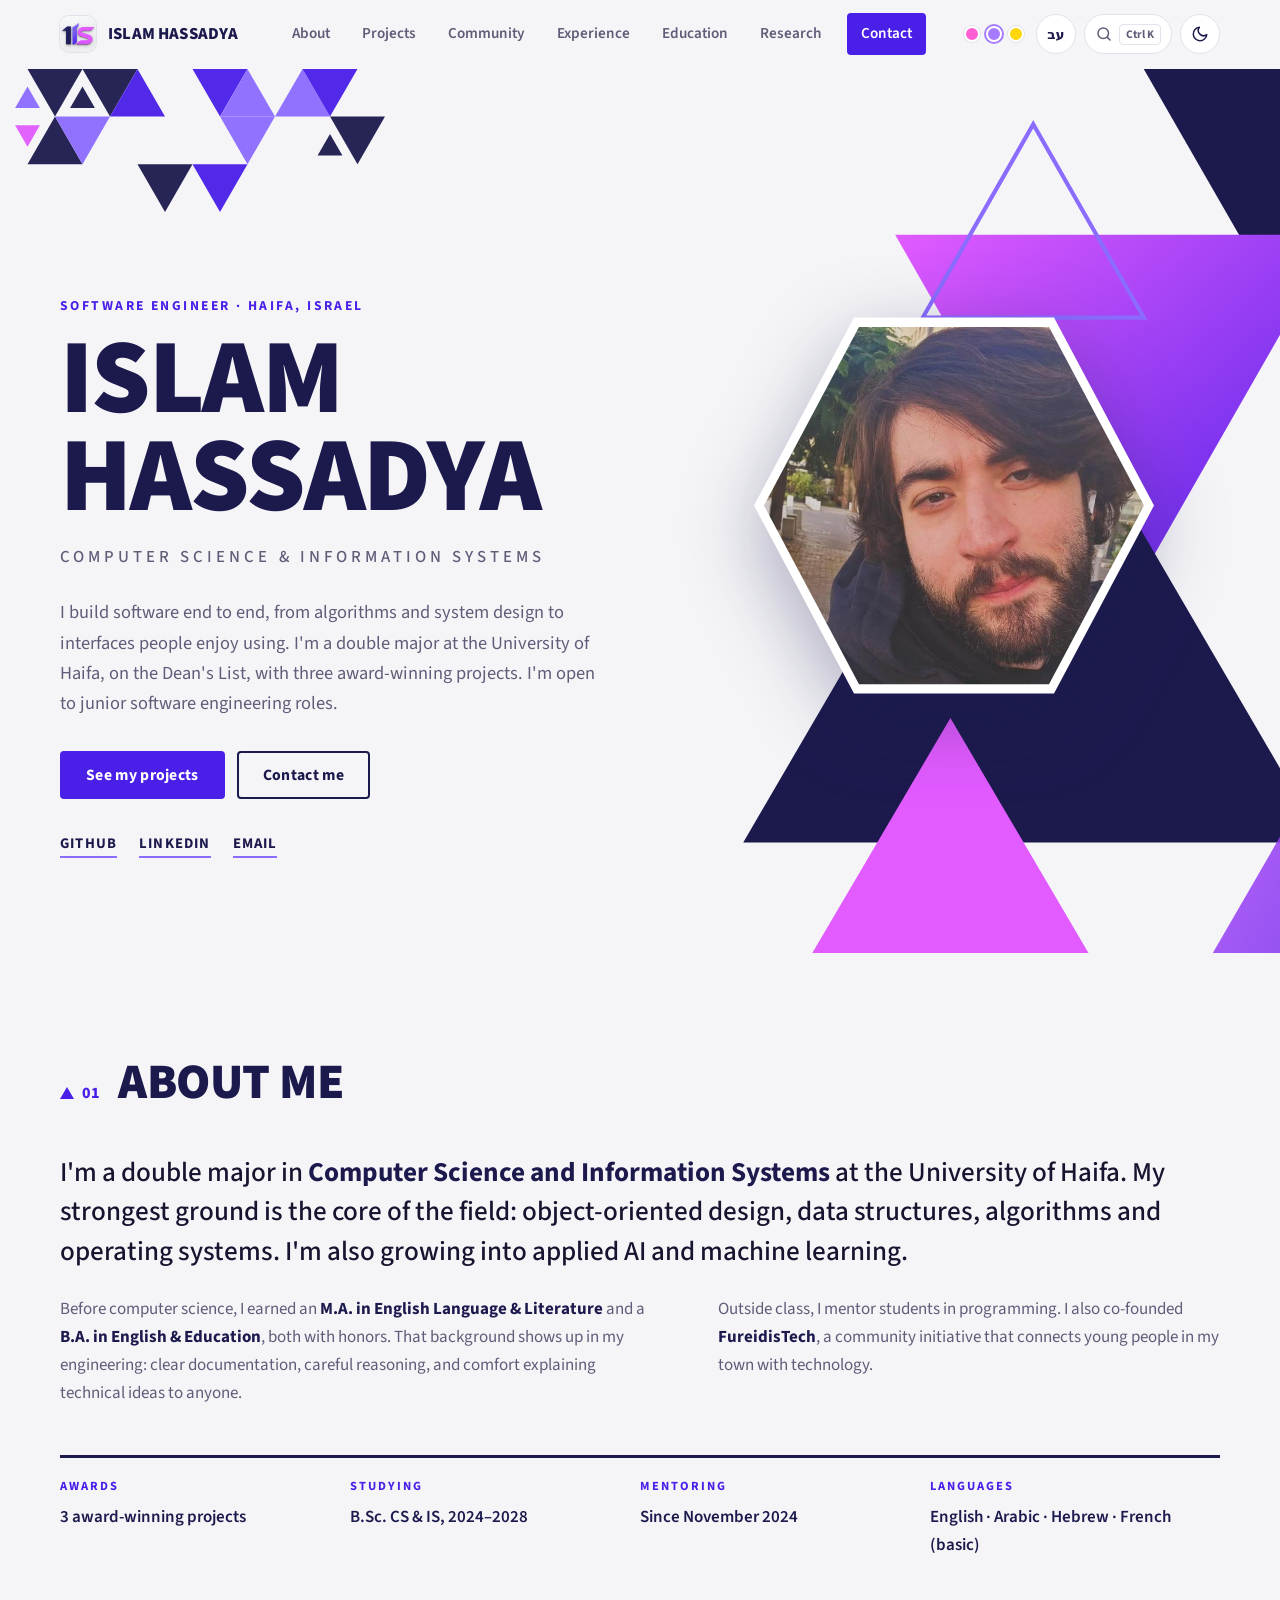
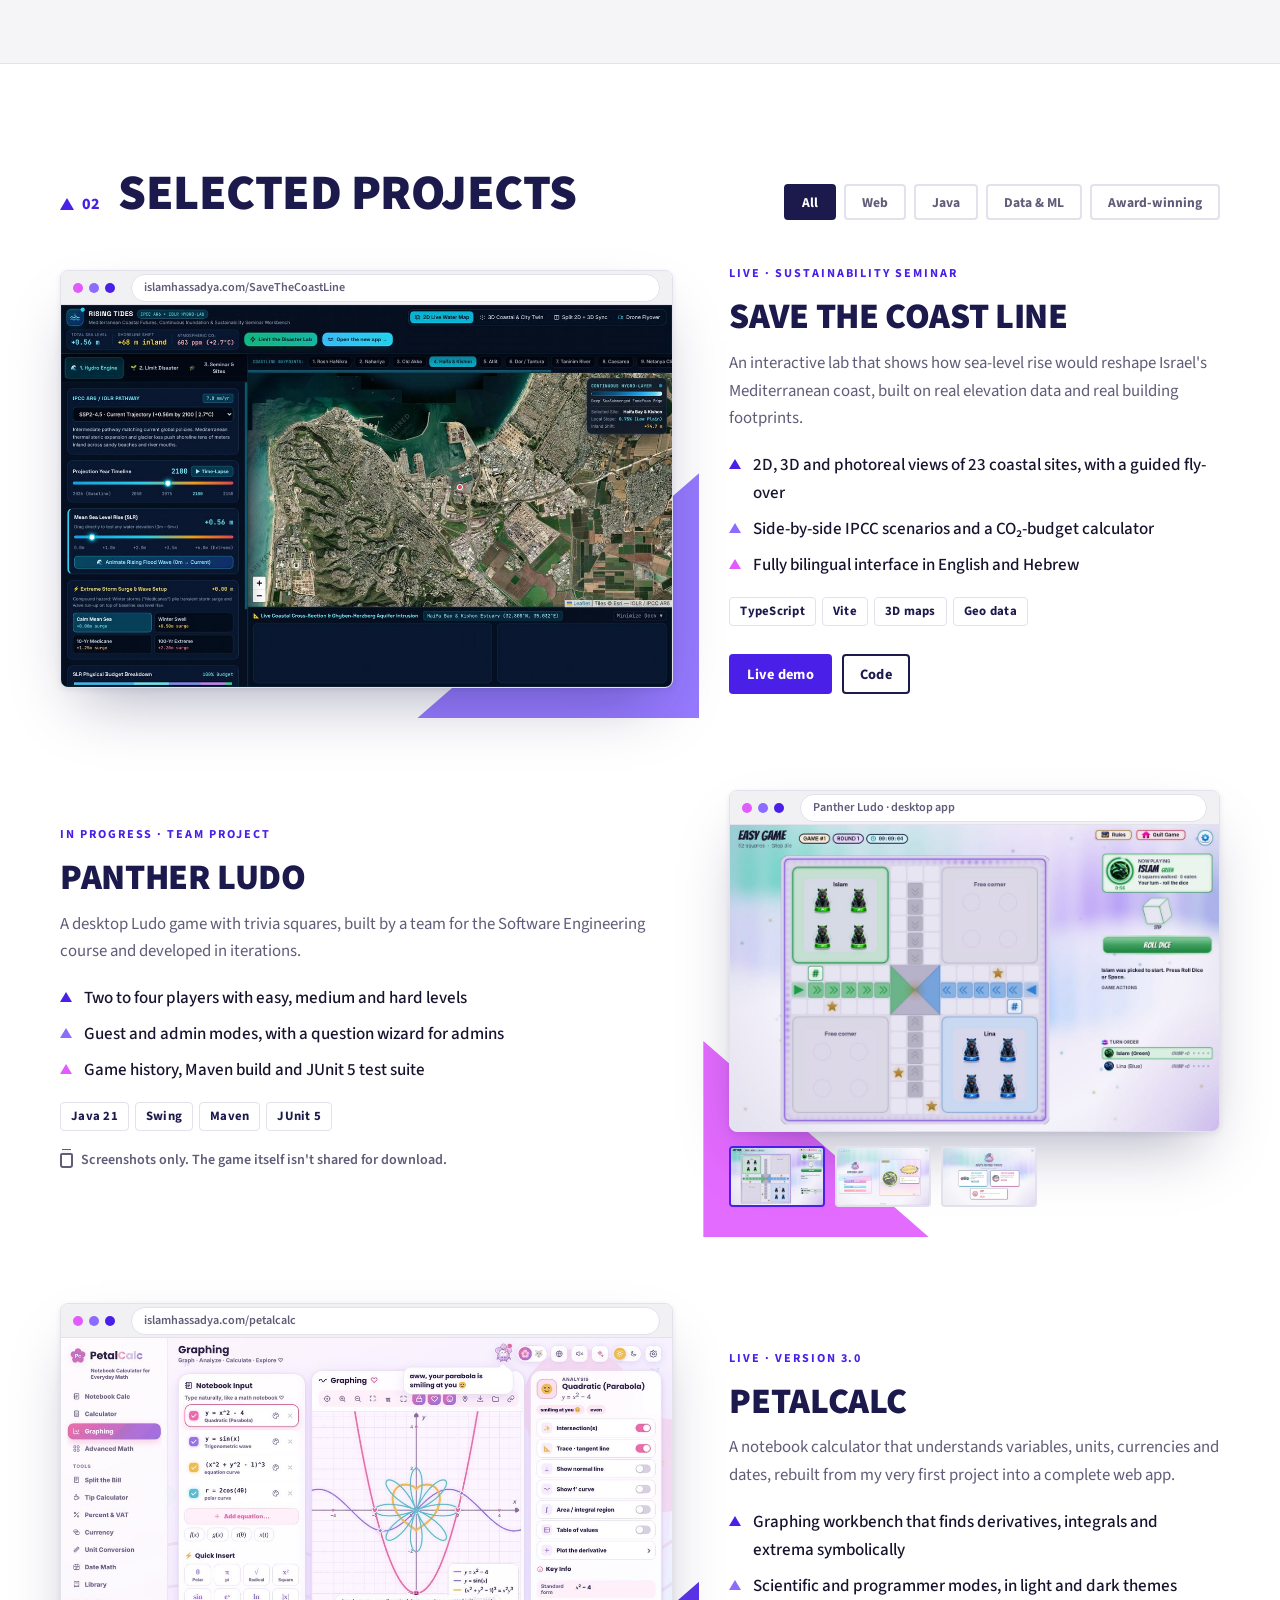
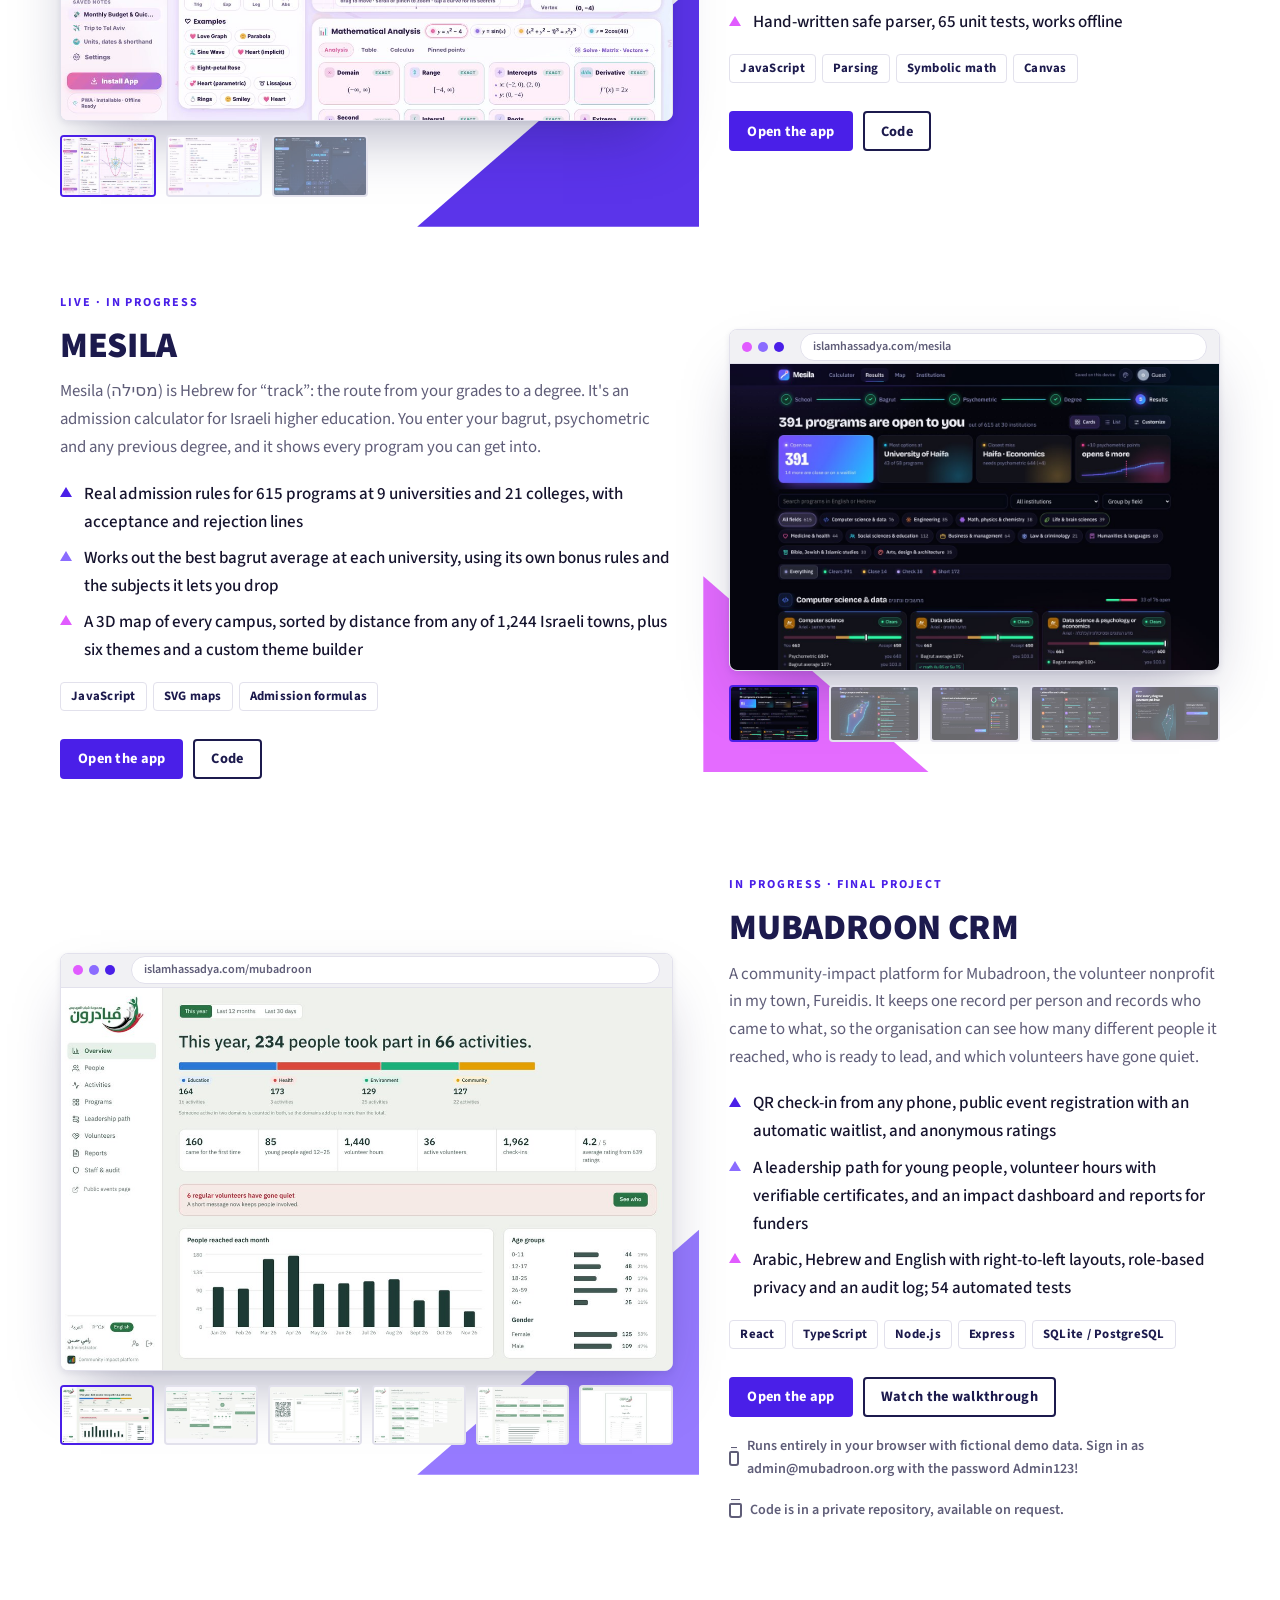
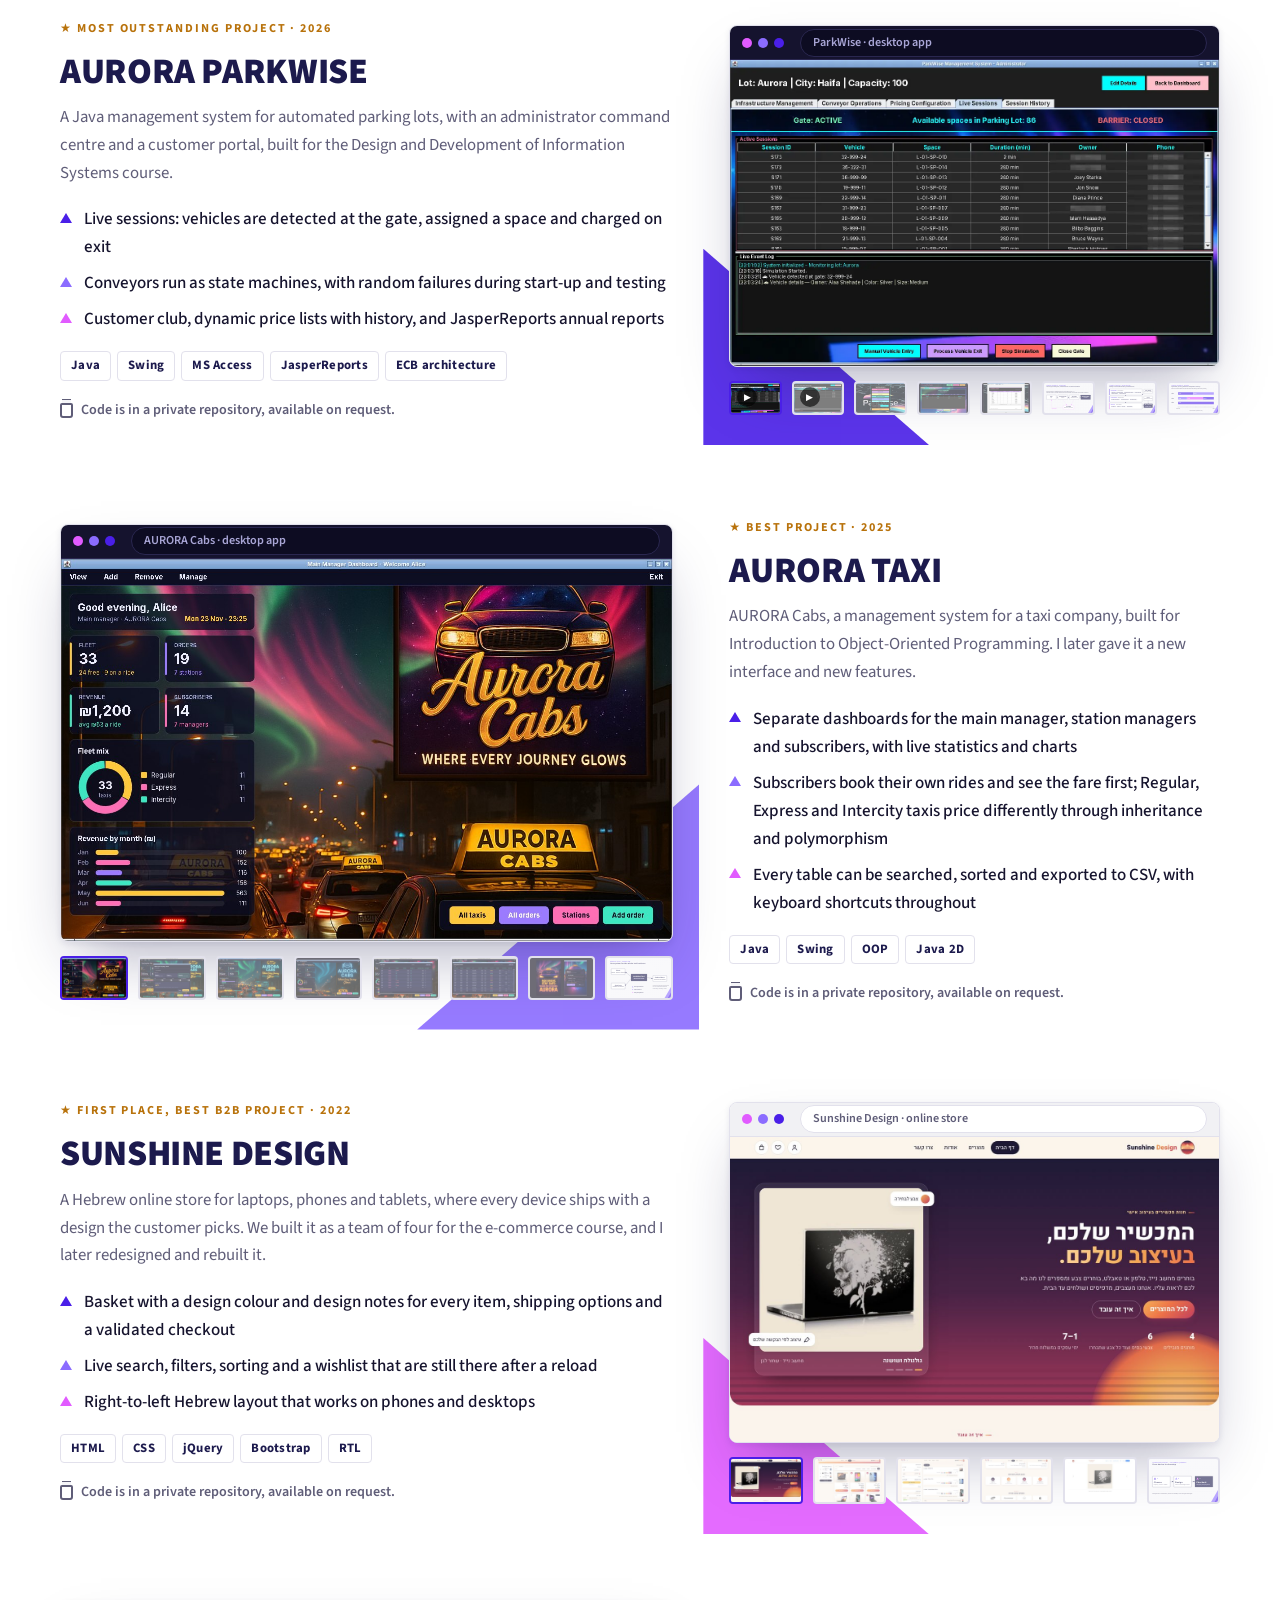
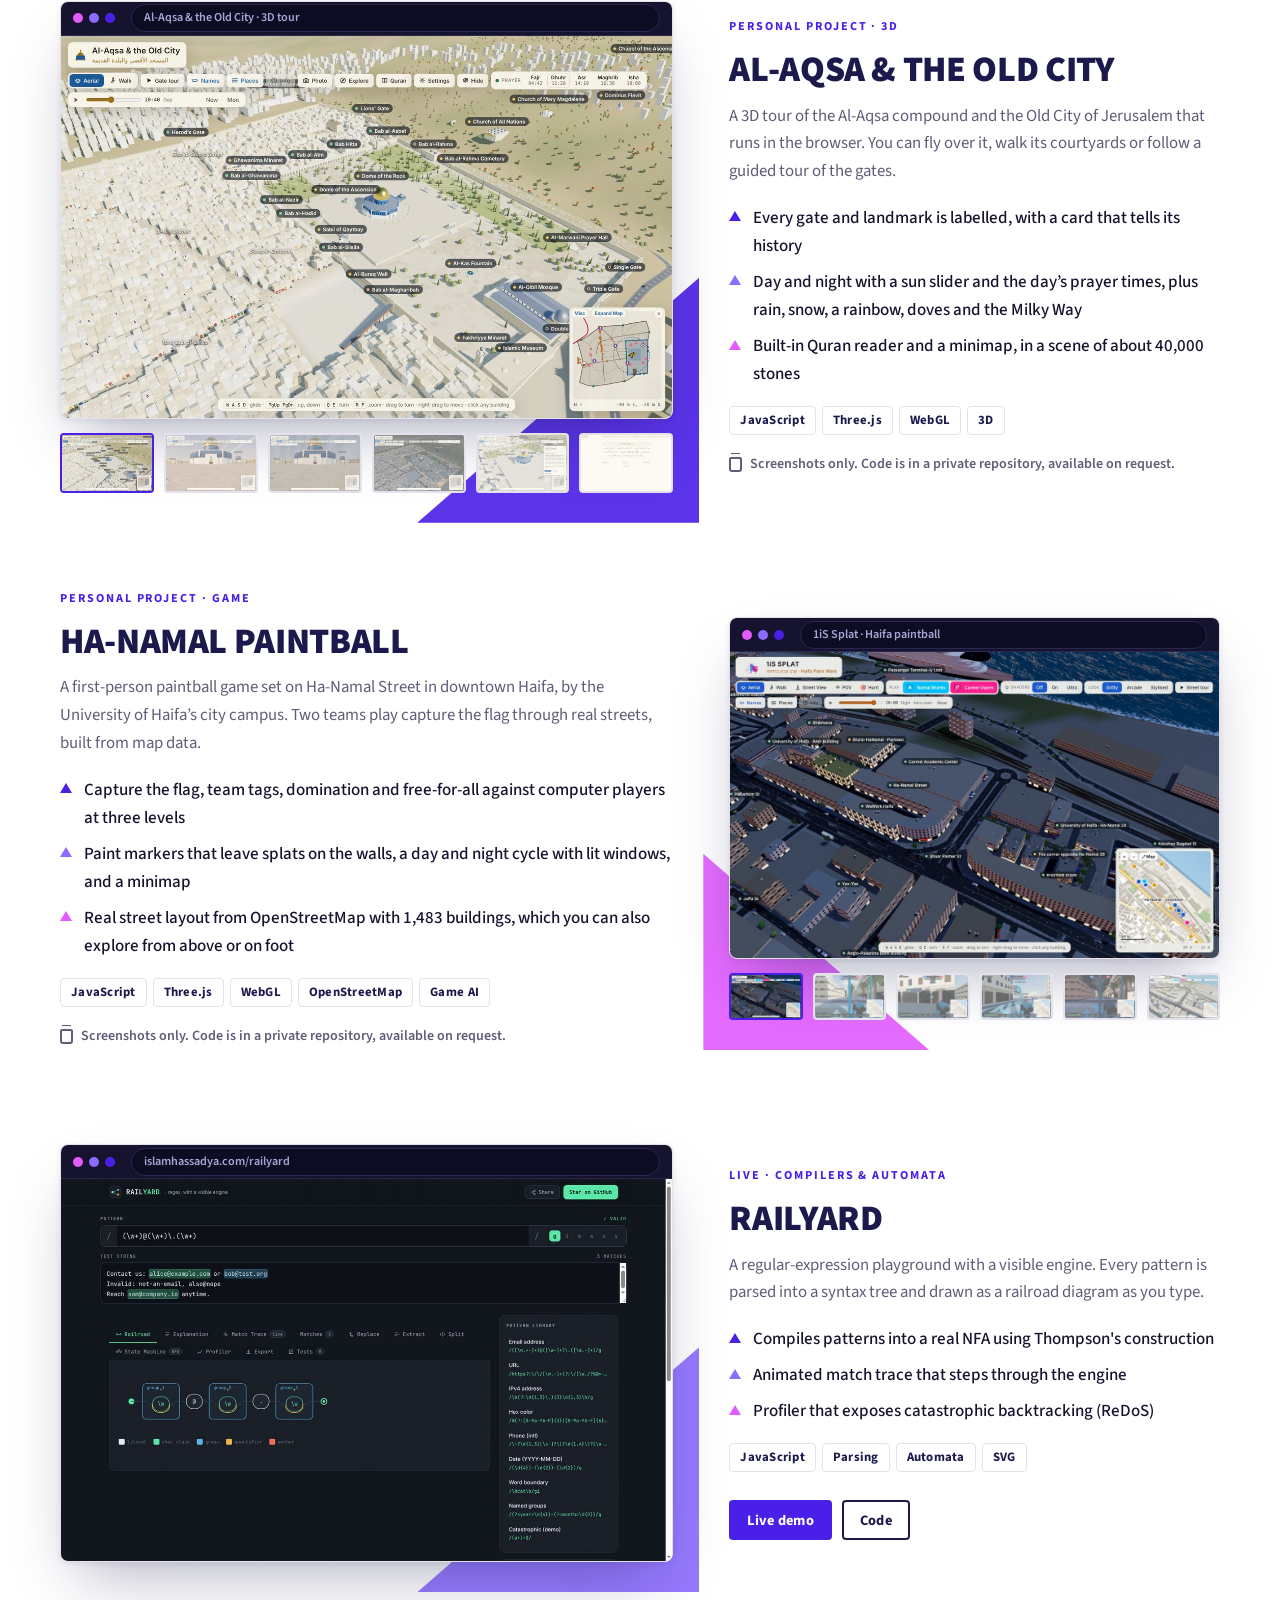
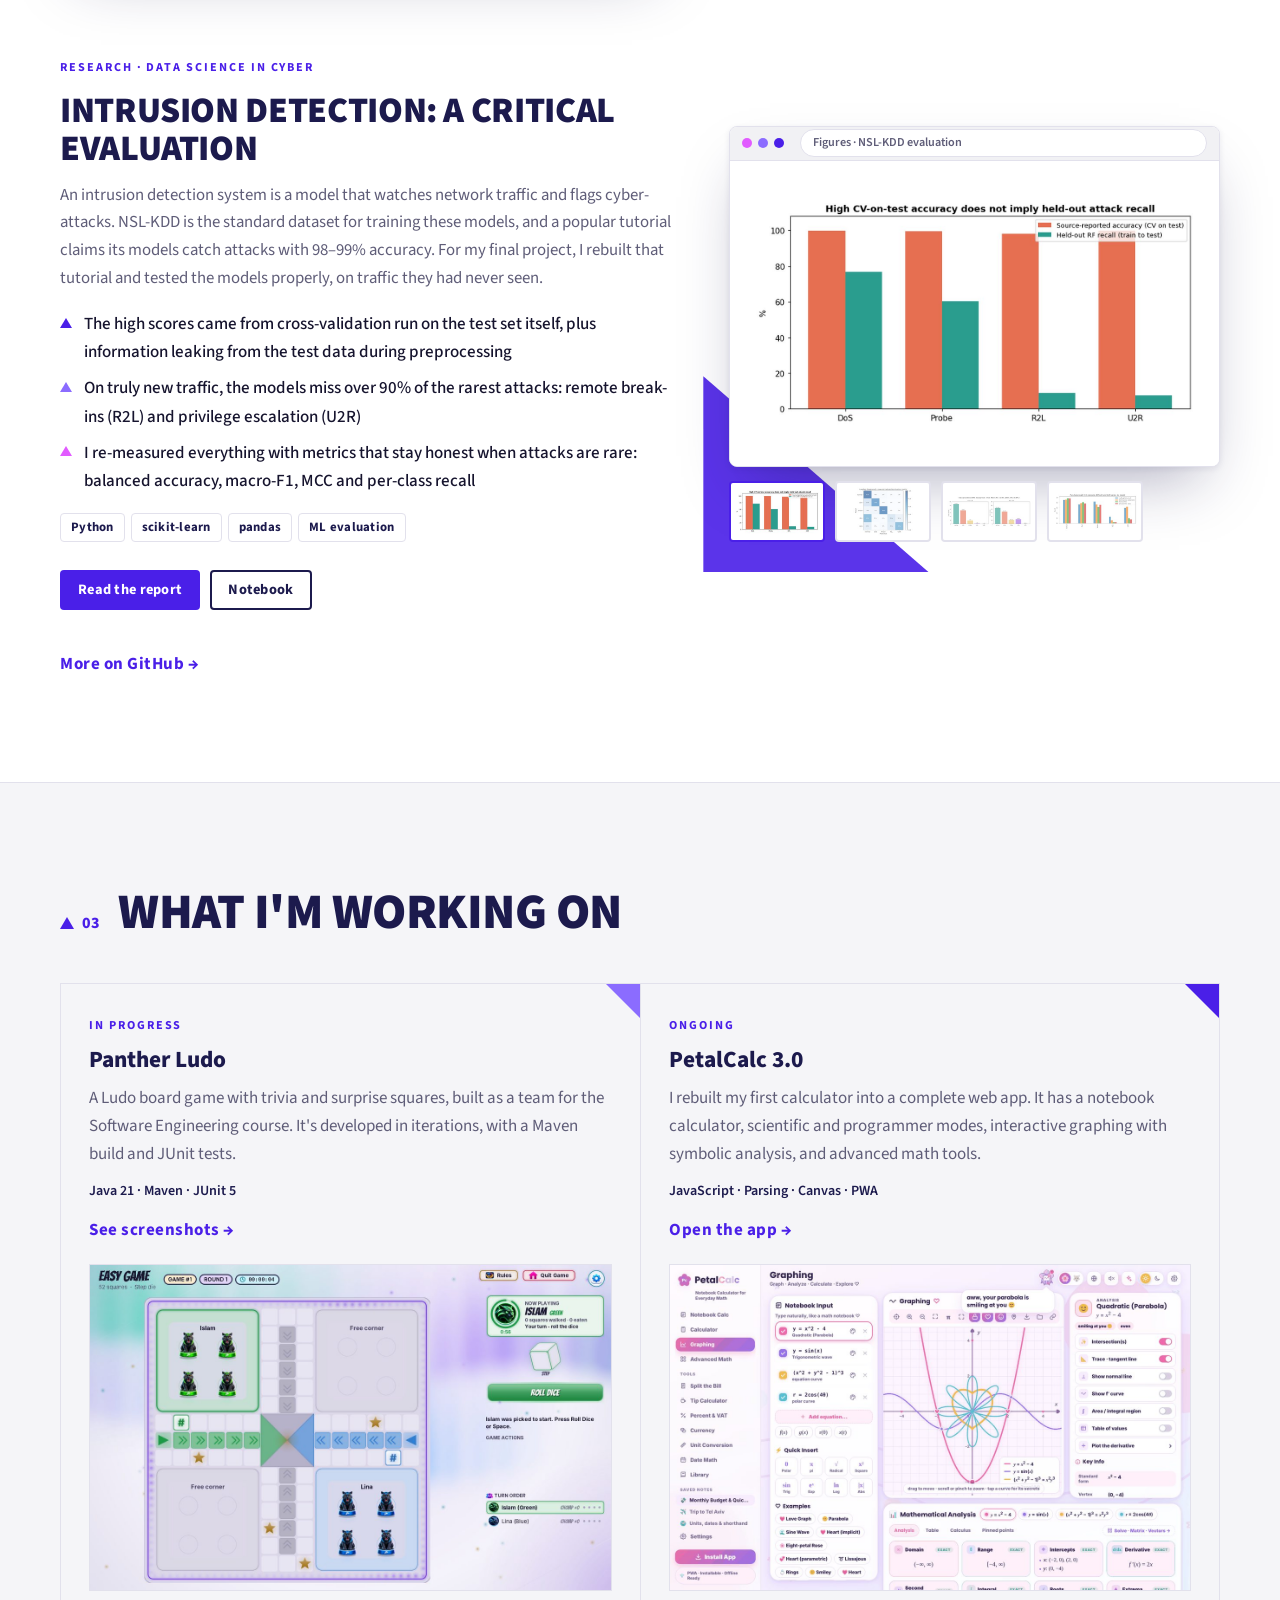
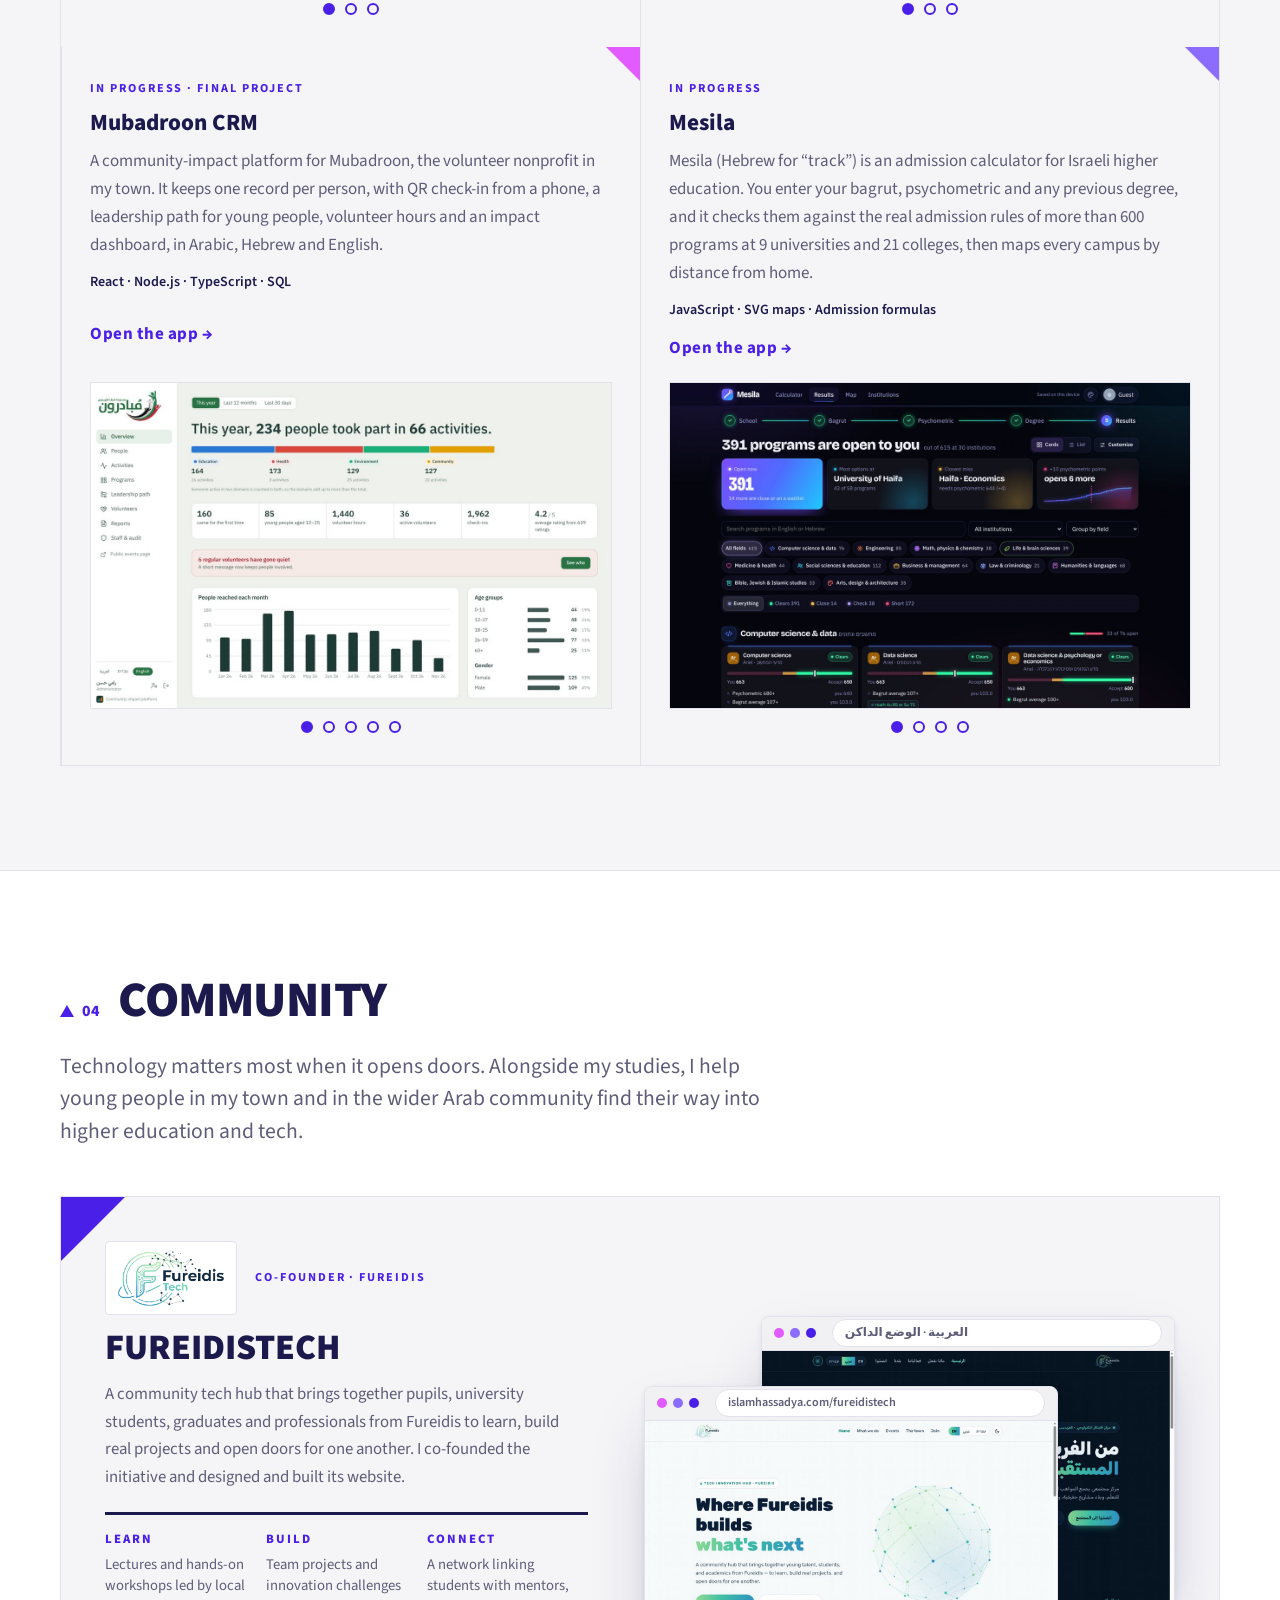
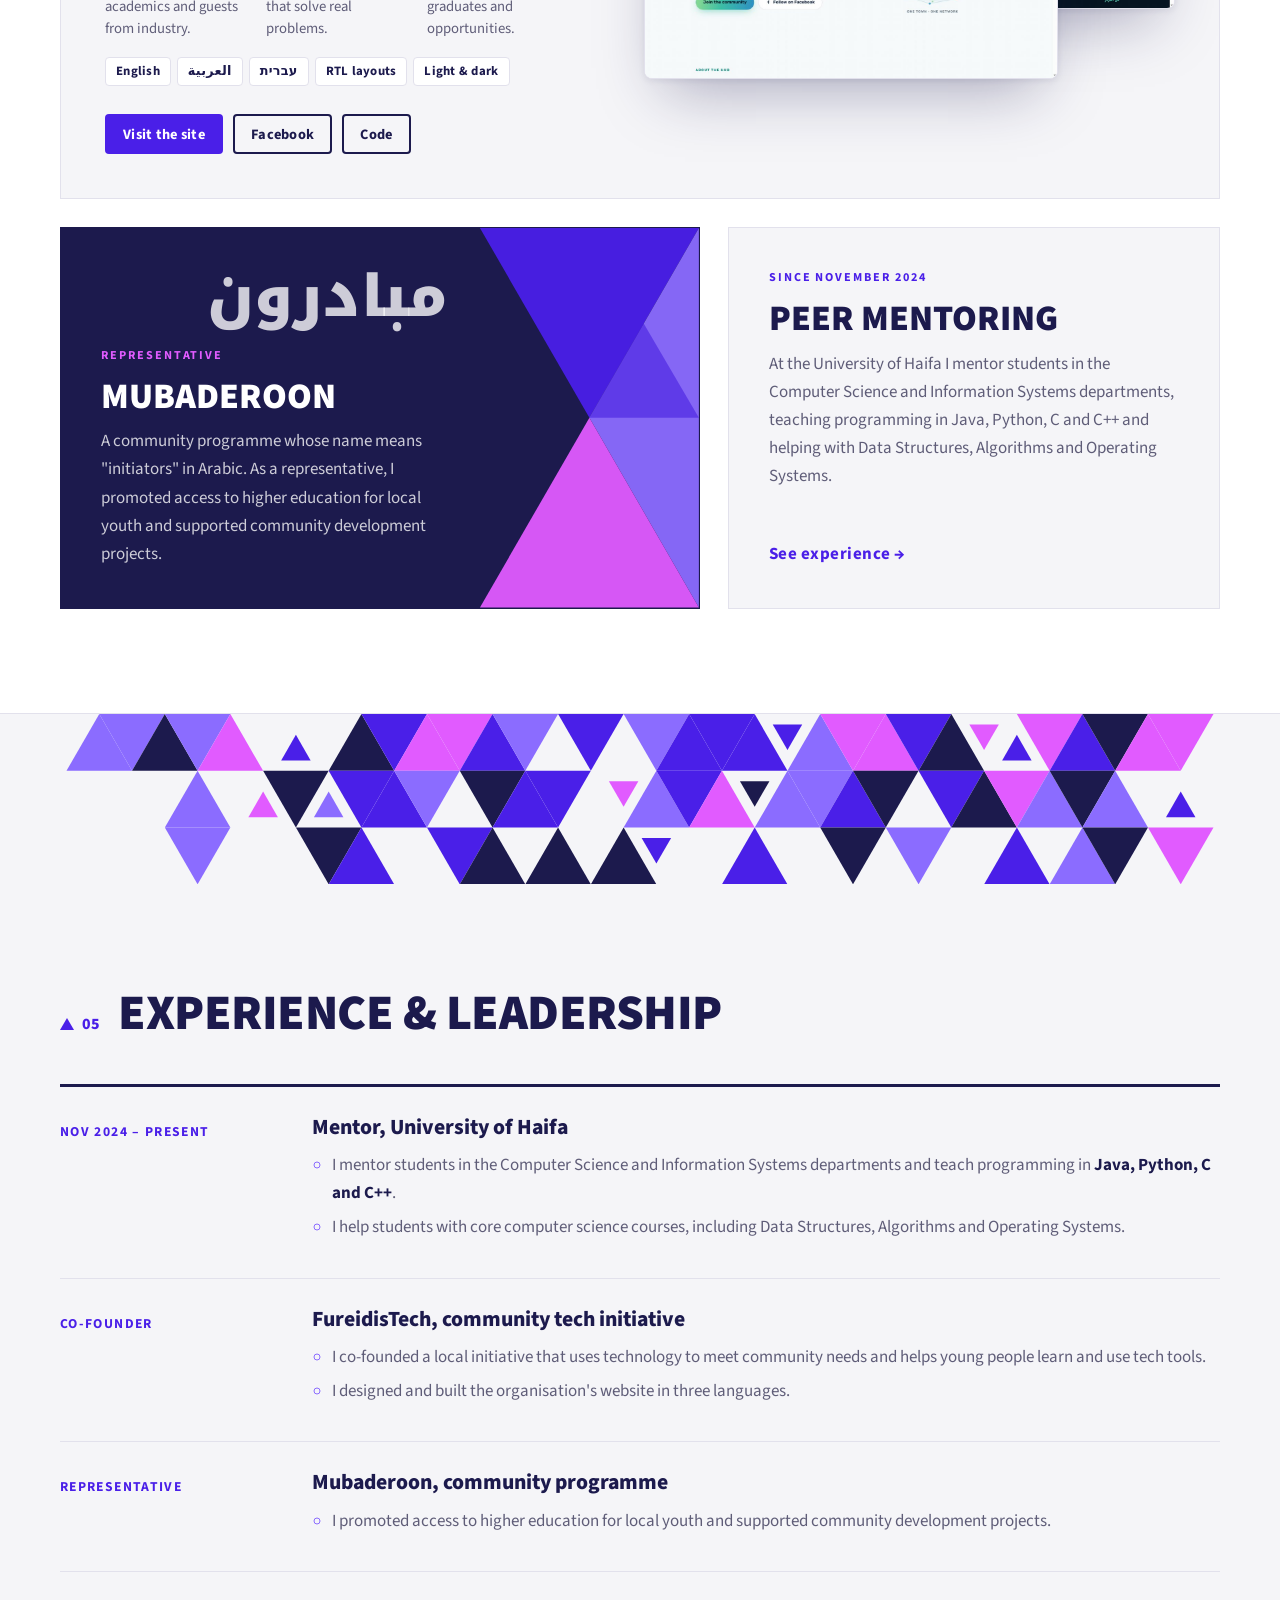
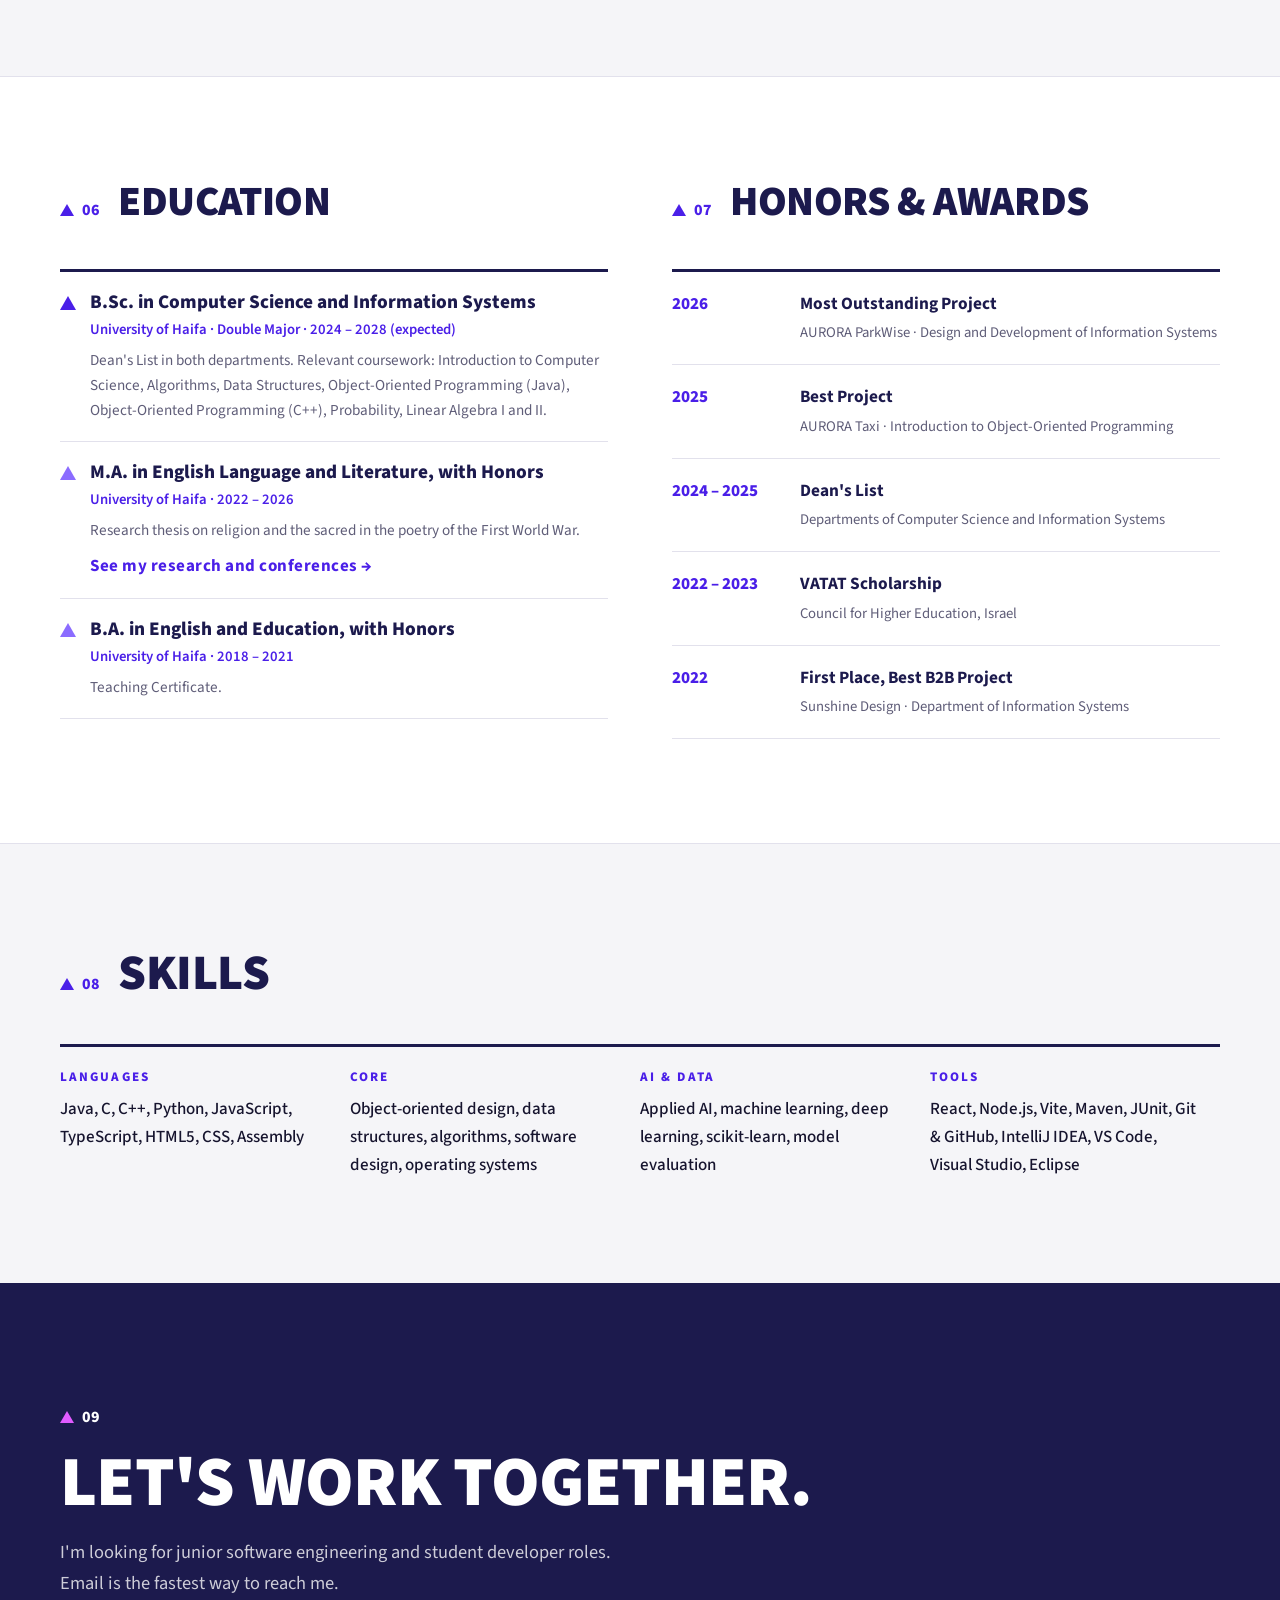
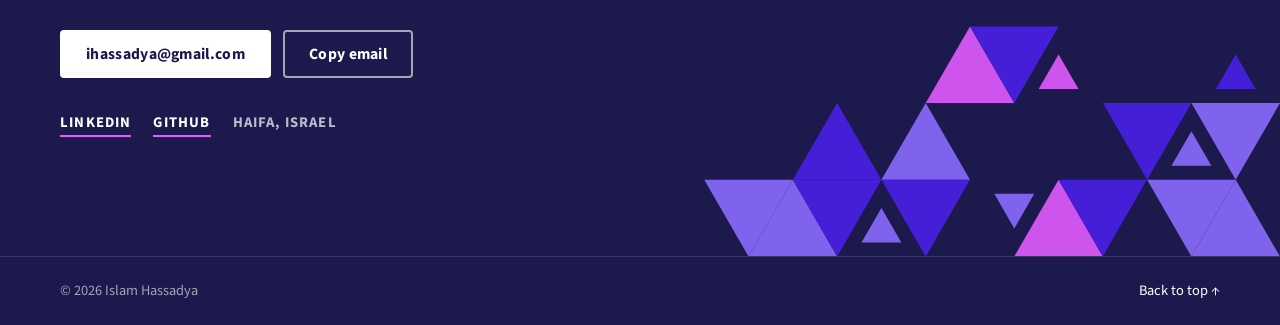
<file: index.html>
<!DOCTYPE html>
<html lang="en">
<head>
  <meta charset="UTF-8" />
  <meta name="viewport" content="width=device-width, initial-scale=1" />
  <title>Islam Hassadya | Software Engineer</title>
  <meta name="description" content="Islam Hassadya, aspiring software engineer. Double major B.Sc. in Computer Science and Information Systems at the University of Haifa. Projects, experience and contact." />
  <meta name="author" content="Islam Hassadya" />
  <meta property="og:title" content="Islam Hassadya | Software Engineer" />
  <meta property="og:description" content="Projects, experience and contact. Double major B.Sc. in Computer Science & Information Systems, University of Haifa." />
  <meta property="og:url" content="https://islamhassadya.com/" />
  <meta property="og:type" content="website" />
  <meta property="og:image" content="https://islamhassadya.com/assets/islam.jpg" />
  <meta name="theme-color" content="#1c1a4d" />
  <script>try{var d=document.documentElement,t=localStorage.getItem("ih-mode"),a=localStorage.getItem("ih-accent");if(t)d.dataset.theme=t;if(a)d.dataset.accent=a}catch(e){}</script>
  <link rel="canonical" href="https://islamhassadya.com/" />
  <link rel="icon" type="image/png" sizes="64x64" href="assets/favicon.png?v=4" id="favicon" />
  <link rel="icon" type="image/png" sizes="32x32" href="assets/favicon-32.png?v=4" />
  <link rel="apple-touch-icon" href="assets/apple-touch-icon.png?v=4" />
  <link rel="preconnect" href="https://fonts.googleapis.com" />
  <link rel="preconnect" href="https://fonts.gstatic.com" crossorigin />
  <link href="https://fonts.googleapis.com/css2?family=Source+Sans+3:wght@400;500;600;700;800;900&display=swap" rel="stylesheet" />
  <link href="https://fonts.googleapis.com/css2?family=Noto+Kufi+Arabic:wght@800&text=%D9%85%D8%A8%D8%A7%D8%AF%D8%B1%D9%88%D9%86&display=swap" rel="stylesheet" />
  <link rel="alternate" hreflang="en" href="https://islamhassadya.com/" />
  <link rel="alternate" hreflang="he" href="https://islamhassadya.com/he/" />
  <link rel="alternate" hreflang="x-default" href="https://islamhassadya.com/" />
  <link rel="stylesheet" href="style.css?v=29" />
  <!-- your saved design (written by the ?edit designer) -->
  <style id="custom-theme"></style>
</head>
<body>
  <div class="progress" id="progress" aria-hidden="true"></div>
  <a class="skip" href="#main">Skip to content</a>

  <header class="nav" id="top">
    <div class="wrap nav-in">
      <a class="logo" href="#top" aria-label="Islam Hassadya, home">
        <img class="logo-mark violet" id="logoLight" src="assets/logo-1is.png?v=4" alt="" width="36" height="36" />
        <img class="logo-mark dark" id="logoDark" src="assets/logo-1is-pink.png?v=3" alt="" width="36" height="36" />
        <span class="logo-name">Islam Hassadya</span>
      </a>
      <nav aria-label="Main">
        <ul class="nav-links" id="navLinks">
          <li><a href="#about">About</a></li>
          <li><a href="#projects">Projects</a></li>
          <li><a href="#community">Community</a></li>
          <li><a href="#experience">Experience</a></li>
          <li><a href="#education">Education</a></li>
          <li><a href="/research/">Research</a></li>
          <li><a href="#contact" class="nav-cta">Contact</a></li>
          <li class="menu-swatches" role="group" aria-label="Accent colour"><span>Accent</span>
            <button class="swatch" type="button" data-accent="pink" style="--c:#ff5fd2" aria-label="Pink accent"></button><button class="swatch" type="button" data-accent="purple" style="--c:#a77bff" aria-label="Purple accent"></button><button class="swatch" type="button" data-accent="yellow" style="--c:#ffd60a" aria-label="Bright yellow accent"></button></li>
        </ul>
      </nav>
      <div class="nav-tools">
        <div class="swatches" role="group" aria-label="Accent colour">
          <button class="swatch" type="button" data-accent="pink" style="--c:#ff5fd2" aria-label="Pink accent"></button><button class="swatch" type="button" data-accent="purple" style="--c:#a77bff" aria-label="Purple accent"></button><button class="swatch" type="button" data-accent="yellow" style="--c:#ffd60a" aria-label="Bright yellow accent"></button>
        </div>
        <a class="icon-btn lang-btn" id="langLink" href="/he/" hreflang="he" lang="he" title="עברית" aria-label="גרסה בעברית">עב</a>
        <button class="icon-btn cmd-btn" id="cmdBtn" type="button" aria-label="Quick jump (Ctrl+K)" title="Quick jump">
          <svg viewBox="0 0 24 24" aria-hidden="true"><circle cx="11" cy="11" r="7"/><path d="m20 20-3.5-3.5"/></svg><kbd>Ctrl K</kbd>
        </button>
        <button class="icon-btn theme-btn" id="themeBtn" type="button" aria-label="Switch to the dark theme" title="Switch theme (T)">
          <svg class="moon" viewBox="0 0 24 24" aria-hidden="true"><path d="M21 12.8A9 9 0 1 1 11.2 3a7 7 0 0 0 9.8 9.8z"/></svg>
          <svg class="sun" viewBox="0 0 24 24" aria-hidden="true"><circle cx="12" cy="12" r="4.2"/><path d="M12 2v2.2M12 19.8V22M4.9 4.9l1.6 1.6M17.5 17.5l1.6 1.6M2 12h2.2M19.8 12H22M4.9 19.1l1.6-1.6M17.5 6.5l1.6-1.6"/></svg>
        </button>
      </div>
      <button class="menu-btn" id="menuBtn" aria-label="Open menu" aria-expanded="false" aria-controls="navLinks">
        <svg viewBox="0 0 24 24" aria-hidden="true"><path d="M4 7h16M4 12h16M4 17h16"/></svg>
      </button>
    </div>
  </header>

  <main id="main">
    <!-- ── hero ── -->
    <section class="hero">
      <!--GEO:corner--><svg class="geo geo-corner" viewBox="0 0 560 242" aria-hidden="true" focusable="false"><polygon class="g3" points="19.2,49.5 35.0,22.2 50.8,49.5"/><polygon class="g1" points="35.0,0.0 105.0,0.0 70.0,60.6"/><polygon class="g1" points="89.2,49.5 105.0,22.2 120.8,49.5"/><polygon class="g1" points="105.0,0.0 175.0,0.0 140.0,60.6"/><polygon class="g2" points="140.0,60.6 175.0,0.0 210.0,60.6"/><polygon class="g2" points="245.0,0.0 315.0,0.0 280.0,60.6"/><polygon class="g3" points="280.0,60.6 315.0,0.0 350.0,60.6"/><polygon class="g3" points="350.0,60.6 385.0,0.0 420.0,60.6"/><polygon class="g2" points="385.0,0.0 455.0,0.0 420.0,60.6"/><polygon class="g4" points="19.2,71.7 50.8,71.7 35.0,99.0"/><polygon class="g1" points="35.0,121.2 70.0,60.6 105.0,121.2"/><polygon class="g3" points="70.0,60.6 140.0,60.6 105.0,121.2"/><polygon class="g3" points="280.0,60.6 350.0,60.6 315.0,121.2"/><polygon class="g1" points="404.2,110.1 420.0,82.8 435.8,110.1"/><polygon class="g1" points="420.0,60.6 490.0,60.6 455.0,121.2"/><polygon class="g1" points="175.0,121.2 245.0,121.2 210.0,181.9"/><polygon class="g2" points="245.0,121.2 315.0,121.2 280.0,181.9"/></svg><!--/GEO-->
      <div class="wrap hero-in">
        <div class="hero-text">
          <p class="overline" data-edit>Software Engineer · Haifa, Israel</p>
          <h1 data-edit>Islam<br>Hassadya</h1>
          <p class="spaced" data-edit>Computer Science &amp; Information Systems</p>
          <p class="lead" data-edit>I build software end to end, from algorithms and system design to interfaces people enjoy using. I'm a double major at the University of Haifa, on the Dean's List, with three award-winning projects. I'm open to junior software engineering roles.</p>
          <div class="cta">
            <a class="btn primary" href="#projects">See my projects</a>
            <a class="btn ghost" href="#contact">Contact me</a>
          </div>
          <ul class="social">
            <li><a href="https://github.com/IslamHassadya11" target="_blank" rel="noopener">GitHub</a></li>
            <li><a href="https://www.linkedin.com/in/islamhassadya/" target="_blank" rel="noopener">LinkedIn</a></li>
            <li><a href="mailto:ihassadya@gmail.com">Email</a></li>
          </ul>
        </div>
        <div class="hero-art">
          <svg class="shards" viewBox="0 0 600 640" preserveAspectRatio="xMinYMid slice" aria-hidden="true" focusable="false">
            <defs>
              <linearGradient id="shardGrad" x1="0" y1="0" x2="1" y2="1"><stop offset="0" class="s-a"/><stop offset="1" class="s-b"/></linearGradient>
            </defs>
            <polygon class="g1" points="330,0 600,0 600,470"/>
            <polygon fill="url(#shardGrad)" points="150,120 470,120 310,400"/>
            <polygon class="g1" points="40,560 250,200 460,560"/>
            <polygon fill="url(#shardGrad)" opacity=".85" points="380,640 600,260 600,640"/>
            <polygon class="g3" points="470,120 600,120 535,232"/>
            <polygon class="g4" points="90,640 190,470 290,640"/>
            <polygon class="line" points="250,40 330,180 170,180"/>
          </svg>
          <figure class="portrait shape-hex">
            <img src="assets/islam.jpg" alt="Portrait of Islam Hassadya" width="640" height="640" id="portrait" />
          </figure>
        </div>
      </div>
    </section>

    <!-- ── about ── -->
    <section class="section" id="about">
      <div class="wrap about">
        <div class="sec-head">
          <span class="num">01</span>
          <h2 data-edit>About me</h2>
        </div>
        <div class="about-body">
          <p class="big" data-edit>I'm a double major in <strong>Computer Science and Information Systems</strong> at the University of Haifa. My strongest ground is the core of the field: object-oriented design, data structures, algorithms and operating systems. I'm also growing into applied AI and machine learning.</p>
          <p data-edit>Before computer science, I earned an <strong>M.A. in English Language &amp; Literature</strong> and a <strong>B.A. in English &amp; Education</strong>, both with honors. That background shows up in my engineering: clear documentation, careful reasoning, and comfort explaining technical ideas to anyone.</p>
          <p data-edit>Outside class, I mentor students in programming. I also co-founded <strong>FureidisTech</strong>, a community initiative that connects young people in my town with technology.</p>
          <dl class="facts">
            <div><dt>Awards</dt><dd data-edit>3 award-winning projects</dd></div>
            <div><dt>Studying</dt><dd data-edit>B.Sc. CS &amp; IS, 2024–2028</dd></div>
            <div><dt>Mentoring</dt><dd data-edit>Since November 2024</dd></div>
            <div><dt>Languages</dt><dd data-edit>English · Arabic · Hebrew · French (basic)</dd></div>
          </dl>
        </div>
      </div>
    </section>

    <!-- ── projects ── -->
    <section class="section tint" id="projects">
      <div class="wrap">
        <div class="sec-head row">
          <div><span class="num">02</span><h2 data-edit>Selected projects</h2></div>
          <div class="filters" role="group" aria-label="Filter projects">
            <button class="chip on" data-f="all">All</button>
            <button class="chip" data-f="web">Web</button>
            <button class="chip" data-f="java">Java</button>
            <button class="chip" data-f="data">Data &amp; ML</button>
            <button class="chip" data-f="award">Award-winning</button>
          </div>
        </div>

        <div class="cases" id="projectGrid">

          <article class="project case" data-cat="web data">
            <div class="case-media">
              <div class="frame-win">
                <div class="win-bar"><i></i><i></i><i></i><span>islamhassadya.com/SaveTheCoastLine</span></div>
                <button class="shot" type="button" aria-label="Enlarge screenshot"><img src="assets/shots/coast.jpg" alt="Save The Coast Line: a map of Haifa Bay showing projected sea-level rise" width="1200" height="750" loading="lazy"></button>
              </div>
            </div>
            <div class="case-body">
              <p class="label" data-edit>Live · Sustainability seminar</p>
              <h3 data-edit>Save The Coast Line</h3>
              <p data-edit>An interactive lab that shows how sea-level rise would reshape Israel's Mediterranean coast, built on real elevation data and real building footprints.</p>
              <ul class="hl">
                <li data-edit>2D, 3D and photoreal views of 23 coastal sites, with a guided fly-over</li>
                <li data-edit>Side-by-side IPCC scenarios and a CO₂-budget calculator</li>
                <li data-edit>Fully bilingual interface in English and Hebrew</li>
              </ul>
              <ul class="tags"><li>TypeScript</li><li>Vite</li><li>3D maps</li><li>Geo data</li></ul>
              <div class="p-links"><a class="btn primary sm" href="/SaveTheCoastLine/">Live demo</a><a class="btn ghost sm" href="https://github.com/IslamHassadya11/SaveTheCoastLine" target="_blank" rel="noopener">Code</a></div>
            </div>
          </article>

          <article class="project case" id="ludo" data-cat="java">
            <div class="case-media">
              <div class="frame-win">
                <div class="win-bar"><i></i><i></i><i></i><span>Panther Ludo · desktop app</span></div>
                <button class="shot" type="button" aria-label="Enlarge screenshot"><img src="assets/shots/ludo-board.jpg" alt="Panther Ludo: the game board with two players' panther pieces" width="1200" height="750" loading="lazy"></button>
              </div>
              <div class="thumbs" aria-label="More screenshots">
                <button type="button" class="on" data-src="assets/shots/ludo-board.jpg"><img src="assets/shots/ludo-board-t.jpg" alt="Game board" width="320" height="200" loading="lazy"></button>
                <button type="button" data-src="assets/shots/ludo-home.jpg"><img src="assets/shots/ludo-home-t.jpg" alt="Main menu" width="320" height="200" loading="lazy"></button>
                <button type="button" data-src="assets/shots/ludo-login.jpg"><img src="assets/shots/ludo-login-t.jpg" alt="Sign-in screen" width="320" height="200" loading="lazy"></button>
              </div>
            </div>
            <div class="case-body">
              <p class="label" data-edit>In progress · Team project</p>
              <h3 data-edit>Panther Ludo</h3>
              <p data-edit>A desktop Ludo game with trivia squares, built by a team for the Software Engineering course and developed in iterations.</p>
              <ul class="hl">
                <li data-edit>Two to four players with easy, medium and hard levels</li>
                <li data-edit>Guest and admin modes, with a question wizard for admins</li>
                <li data-edit>Game history, Maven build and JUnit 5 test suite</li>
              </ul>
              <ul class="tags"><li>Java 21</li><li>Swing</li><li>Maven</li><li>JUnit 5</li></ul>
              <p class="private-note" data-edit>Screenshots only. The game itself isn't shared for download.</p>
            </div>
          </article>

          <article class="project case" data-cat="web">
            <div class="case-media">
              <div class="frame-win">
                <div class="win-bar"><i></i><i></i><i></i><span>islamhassadya.com/petalcalc</span></div>
                <button class="shot" type="button" aria-label="Enlarge screenshot"><img src="assets/shots/petal-graph.jpg" alt="PetalCalc: the graphing workbench plotting functions" width="1200" height="750" loading="lazy"></button>
              </div>
              <div class="thumbs" aria-label="More screenshots">
                <button type="button" class="on" data-src="assets/shots/petal-graph.jpg"><img src="assets/shots/petal-graph-t.jpg" alt="Graphing" width="320" height="200" loading="lazy"></button>
                <button type="button" data-src="assets/shots/petal-notebook.jpg"><img src="assets/shots/petal-notebook-t.jpg" alt="Notebook" width="320" height="200" loading="lazy"></button>
                <button type="button" data-src="assets/shots/petal-sci.jpg"><img src="assets/shots/petal-sci-t.jpg" alt="Scientific mode, dark theme" width="320" height="200" loading="lazy"></button>
              </div>
            </div>
            <div class="case-body">
              <p class="label" data-edit>Live · Version 3.0</p>
              <h3 data-edit>PetalCalc</h3>
              <p data-edit>A notebook calculator that understands variables, units, currencies and dates, rebuilt from my very first project into a complete web app.</p>
              <ul class="hl">
                <li data-edit>Graphing workbench that finds derivatives, integrals and extrema symbolically</li>
                <li data-edit>Scientific and programmer modes, in light and dark themes</li>
                <li data-edit>Hand-written safe parser, 65 unit tests, works offline</li>
              </ul>
              <ul class="tags"><li>JavaScript</li><li>Parsing</li><li>Symbolic math</li><li>Canvas</li></ul>
              <div class="p-links"><a class="btn primary sm" href="/petalcalc/">Open the app</a><a class="btn ghost sm" href="https://github.com/IslamHassadya11/petal-calc" target="_blank" rel="noopener">Code</a></div>
            </div>
          </article>

          <article class="project case" data-cat="web data">
            <div class="case-media">
              <div class="frame-win">
                <div class="win-bar"><i></i><i></i><i></i><span>islamhassadya.com/mesila</span></div>
                <button class="shot" type="button" aria-label="Enlarge screenshot"><img src="assets/shots/mesila-results.jpg" alt="Mesila results: 391 of 615 programs open, grouped by field, with a gauge from rejection to acceptance on every card" width="1200" height="750" loading="lazy"></button>
              </div>
              <div class="thumbs" aria-label="More screenshots">
                <button type="button" class="on" data-src="assets/shots/mesila-results.jpg"><img src="assets/shots/mesila-results-t.jpg" alt="Mesila results: 391 of 615 programs open, grouped by field, with a gauge from rejection to acceptance on every card" width="320" height="200" loading="lazy"></button>
                <button type="button" data-src="assets/shots/mesila-map.jpg"><img src="assets/shots/mesila-map-t.jpg" alt="3D map of Israel: every campus is a glowing column as tall as the programs open to you there" width="320" height="200" loading="lazy"></button>
                <button type="button" data-src="assets/shots/mesila-school.jpg"><img src="assets/shots/mesila-school-t.jpg" alt="The first step: school track, with a live count of open programs and the bagrut average at each university" width="320" height="200" loading="lazy"></button>
                <button type="button" data-src="assets/shots/mesila-places.jpg"><img src="assets/shots/mesila-places-t.jpg" alt="All universities and colleges, with how many of their programs are open to you" width="320" height="200" loading="lazy"></button>
                <button type="button" data-src="assets/shots/mesila-start.jpg"><img src="assets/shots/mesila-start-t.jpg" alt="Mesila start page" width="320" height="200" loading="lazy"></button>
              </div>
            </div>
            <div class="case-body">
              <p class="label" data-edit>Live · In progress</p>
              <h3 data-edit>Mesila</h3>
              <p data-edit>Mesila (מסילה) is Hebrew for “track”: the route from your grades to a degree. It's an admission calculator for Israeli higher education. You enter your bagrut, psychometric and any previous degree, and it shows every program you can get into.</p>
              <ul class="hl">
                <li data-edit>Real admission rules for 615 programs at 9 universities and 21 colleges, with acceptance and rejection lines</li>
                <li data-edit>Works out the best bagrut average at each university, using its own bonus rules and the subjects it lets you drop</li>
                <li data-edit>A 3D map of every campus, sorted by distance from any of 1,244 Israeli towns, plus six themes and a custom theme builder</li>
              </ul>
              <ul class="tags"><li>JavaScript</li><li>SVG maps</li><li>Admission formulas</li></ul>
              <div class="p-links"><a class="btn primary sm" href="/mesila/">Open the app</a><a class="btn ghost sm" href="https://github.com/IslamHassadya11/Mesila" target="_blank" rel="noopener">Code</a></div>
            </div>
          </article>

          <article class="project case" data-cat="web" id="mubadroon">
            <div class="case-media">
              <div class="frame-win">
                <div class="win-bar"><i></i><i></i><i></i><span>islamhassadya.com/mubadroon</span></div>
                <button class="shot" type="button" aria-label="Enlarge screenshot"><img src="assets/shots/crm-dashboard.jpg" alt="Mubadroon CRM overview: 234 people reached in 66 activities this year, by domain, month and age" width="1200" height="750" loading="lazy"></button>
              </div>
              <div class="thumbs" aria-label="More screenshots">
                <button type="button" class="on" data-src="assets/shots/crm-dashboard.jpg"><img src="assets/shots/crm-dashboard-t.jpg" alt="Mubadroon CRM overview: 234 people reached in 66 activities this year, by domain, month and age" width="320" height="200" loading="lazy"></button>
                <button type="button" data-src="assets/shots/crm-checkin.jpg"><img src="assets/shots/crm-checkin-t.jpg" alt="QR check-in on a phone: enter a phone number, register at the door, then rate the activity" width="320" height="200" loading="lazy"></button>
                <button type="button" data-src="assets/shots/crm-activity.jpg"><img src="assets/shots/crm-activity-t.jpg" alt="An activity page in Arabic with its check-in QR code and attendance list" width="320" height="200" loading="lazy"></button>
                <button type="button" data-src="assets/shots/crm-pipeline.jpg"><img src="assets/shots/crm-pipeline-t.jpg" alt="Youth leadership path from participant to initiative leader, with suggested next steps" width="320" height="200" loading="lazy"></button>
                <button type="button" data-src="assets/shots/crm-volunteers.jpg"><img src="assets/shots/crm-volunteers-t.jpg" alt="Volunteer care: regular volunteers who have gone quiet, with a one-tap WhatsApp message" width="320" height="200" loading="lazy"></button>
                <button type="button" data-src="assets/shots/crm-certificate.jpg"><img src="assets/shots/crm-certificate-t.jpg" alt="Volunteer hours certificate in Arabic with a verification QR code" width="320" height="200" loading="lazy"></button>
              </div>
            </div>
            <div class="case-body">
              <p class="label" data-edit>In progress · Final project</p>
              <h3 data-edit>Mubadroon CRM</h3>
              <p data-edit>A community-impact platform for Mubadroon, the volunteer nonprofit in my town, Fureidis. It keeps one record per person and records who came to what, so the organisation can see how many different people it reached, who is ready to lead, and which volunteers have gone quiet.</p>
              <ul class="hl">
                <li data-edit>QR check-in from any phone, public event registration with an automatic waitlist, and anonymous ratings</li>
                <li data-edit>A leadership path for young people, volunteer hours with verifiable certificates, and an impact dashboard and reports for funders</li>
                <li data-edit>Arabic, Hebrew and English with right-to-left layouts, role-based privacy and an audit log; 54 automated tests</li>
              </ul>
              <ul class="tags"><li>React</li><li>TypeScript</li><li>Node.js</li><li>Express</li><li>SQLite / PostgreSQL</li></ul>
              <div class="p-links"><a class="btn primary sm" href="/mubadroon/">Open the app</a><a class="btn ghost sm" href="assets/video/mubadroon-walkthrough.mp4" target="_blank" rel="noopener">Watch the walkthrough</a></div>
              <p class="private-note" data-edit>Runs entirely in your browser with fictional demo data. Sign in as admin@mubadroon.org with the password Admin123!</p>
              <p class="private-note" data-edit>Code is in a private repository, available on request.</p>
            </div>
          </article>

          <article class="project case" data-cat="java award">
            <div class="case-media">
              <div class="frame-win dark">
                <div class="win-bar"><i></i><i></i><i></i><span>ParkWise · desktop app</span></div>
                <button class="shot" type="button" aria-label="Enlarge screenshot"><img src="assets/shots/pw-live.webp" alt="ParkWise live session: a car is detected at the gate, assigned the nearest free space and let in" width="1200" height="750" loading="lazy"></button>
              </div>
              <div class="thumbs" aria-label="More screenshots">
                <button type="button" class="on" data-src="assets/shots/pw-live.webp"><img src="assets/shots/pw-live-t.jpg" alt="ParkWise live session: a car is detected at the gate, assigned the nearest free space and let in" width="320" height="200" loading="lazy"></button>
                <button type="button" data-src="assets/shots/pw-conveyors.webp"><img src="assets/shots/pw-conveyors-t.jpg" alt="Conveyor start-up demo: each conveyor initialises, runs its tests, retries after failures and goes operational" width="320" height="200" loading="lazy"></button>
                <button type="button" data-src="assets/shots/pw-dashboard.jpg"><img src="assets/shots/pw-dashboard-t.jpg" alt="ParkWise administrator dashboard" width="320" height="200" loading="lazy"></button>
                <button type="button" data-src="assets/shots/pw-customer.jpg"><img src="assets/shots/pw-customer-t.jpg" alt="Customer portal: club membership and preferred parking lots" width="320" height="200" loading="lazy"></button>
                <button type="button" data-src="assets/shots/pw-club-report.jpg"><img src="assets/shots/pw-club-report-t.jpg" alt="Customer club growth report generated with JasperReports" width="320" height="200" loading="lazy"></button>
                <button type="button" data-src="assets/diagrams/parkwise-states.svg"><img src="assets/diagrams/parkwise-states.svg" alt="Diagram: the conveyor lifecycle as a state machine" width="320" height="200" loading="lazy"></button>
                <button type="button" data-src="assets/diagrams/parkwise-ecb.svg"><img src="assets/diagrams/parkwise-ecb.svg" alt="Diagram: the Entity-Control-Boundary architecture" width="320" height="200" loading="lazy"></button>
                <button type="button" data-src="assets/diagrams/parkwise-pricing.svg"><img src="assets/diagrams/parkwise-pricing.svg" alt="Diagram: dynamic pricing with full adoption history" width="320" height="200" loading="lazy"></button>
              </div>
            </div>
            <div class="case-body">
              <p class="label award" data-edit>★ Most Outstanding Project · 2026</p>
              <h3 data-edit>AURORA ParkWise</h3>
              <p data-edit>A Java management system for automated parking lots, with an administrator command centre and a customer portal, built for the Design and Development of Information Systems course.</p>
              <ul class="hl">
                <li data-edit>Live sessions: vehicles are detected at the gate, assigned a space and charged on exit</li>
                <li data-edit>Conveyors run as state machines, with random failures during start-up and testing</li>
                <li data-edit>Customer club, dynamic price lists with history, and JasperReports annual reports</li>
              </ul>
              <ul class="tags"><li>Java</li><li>Swing</li><li>MS Access</li><li>JasperReports</li><li>ECB architecture</li></ul>
              <p class="private-note" data-edit>Code is in a private repository, available on request.</p>
            </div>
          </article>

          <article class="project case" data-cat="java award">
            <div class="case-media">
              <div class="frame-win dark">
                <div class="win-bar"><i></i><i></i><i></i><span>AURORA Cabs · desktop app</span></div>
                <button class="shot" type="button" aria-label="Enlarge screenshot"><img src="assets/shots/taxi-dashboard.jpg" alt="AURORA Cabs main manager dashboard with live fleet, order and revenue statistics" width="1200" height="750" loading="lazy"></button>
              </div>
              <div class="thumbs" aria-label="More screenshots">
                <button type="button" class="on" data-src="assets/shots/taxi-dashboard.jpg"><img src="assets/shots/taxi-dashboard-t.jpg" alt="AURORA Cabs main manager dashboard with live fleet, order and revenue statistics" width="320" height="200" loading="lazy"></button>
                <button type="button" data-src="assets/shots/taxi-book.jpg"><img src="assets/shots/taxi-book-t.jpg" alt="Booking a ride: choose a station and kind of taxi and see the fare before confirming" width="320" height="200" loading="lazy"></button>
                <button type="button" data-src="assets/shots/taxi-subscriber.jpg"><img src="assets/shots/taxi-subscriber-t.jpg" alt="Subscriber dashboard with rides, spending by month and the latest ride" width="320" height="200" loading="lazy"></button>
                <button type="button" data-src="assets/shots/taxi-station-manager.jpg"><img src="assets/shots/taxi-station-manager-t.jpg" alt="Station manager dashboard with their own fleet and orders" width="320" height="200" loading="lazy"></button>
                <button type="button" data-src="assets/shots/taxi-fleet.jpg"><img src="assets/shots/taxi-fleet-t.jpg" alt="Fleet table filtered to Express taxis and sorted, with coloured status and type" width="320" height="200" loading="lazy"></button>
                <button type="button" data-src="assets/shots/taxi-orders.jpg"><img src="assets/shots/taxi-orders-t.jpg" alt="All orders, searchable and exportable to CSV" width="320" height="200" loading="lazy"></button>
                <button type="button" data-src="assets/shots/taxi-welcome.jpg"><img src="assets/shots/taxi-welcome-t.jpg" alt="AURORA Cabs splash screen and the new sign-in" width="320" height="200" loading="lazy"></button>
                <button type="button" data-src="assets/diagrams/taxi-overview.svg"><img src="assets/diagrams/taxi-overview.svg" alt="Diagram: what the AURORA Taxi system manages" width="320" height="200" loading="lazy"></button>
              </div>
            </div>
            <div class="case-body">
              <p class="label award" data-edit>★ Best Project · 2025</p>
              <h3 data-edit>AURORA Taxi</h3>
              <p data-edit>AURORA Cabs, a management system for a taxi company, built for Introduction to Object-Oriented Programming. I later gave it a new interface and new features.</p>
              <ul class="hl">
                <li data-edit>Separate dashboards for the main manager, station managers and subscribers, with live statistics and charts</li>
                <li data-edit>Subscribers book their own rides and see the fare first; Regular, Express and Intercity taxis price differently through inheritance and polymorphism</li>
                <li data-edit>Every table can be searched, sorted and exported to CSV, with keyboard shortcuts throughout</li>
              </ul>
              <ul class="tags"><li>Java</li><li>Swing</li><li>OOP</li><li>Java 2D</li></ul>
              <p class="private-note" data-edit>Code is in a private repository, available on request.</p>
            </div>
          </article>

          <article class="project case" data-cat="web award">
            <div class="case-media">
              <div class="frame-win">
                <div class="win-bar"><i></i><i></i><i></i><span>Sunshine Design · online store</span></div>
                <button class="shot" type="button" aria-label="Enlarge screenshot"><img src="assets/shots/sun-home.jpg" alt="Sunshine Design home page with the design carousel" width="1200" height="750" loading="lazy"></button>
              </div>
              <div class="thumbs" aria-label="More screenshots">
                <button type="button" class="on" data-src="assets/shots/sun-home.jpg"><img src="assets/shots/sun-home-t.jpg" alt="Sunshine Design home page with the design carousel" width="320" height="200" loading="lazy"></button>
                <button type="button" data-src="assets/shots/sun-products.jpg"><img src="assets/shots/sun-products-t.jpg" alt="Products page with search, filters and a wishlist" width="320" height="200" loading="lazy"></button>
                <button type="button" data-src="assets/shots/sun-basket.jpg"><img src="assets/shots/sun-basket-t.jpg" alt="Basket with a design colour and notes for each item" width="320" height="200" loading="lazy"></button>
                <button type="button" data-src="assets/shots/sun-about.jpg"><img src="assets/shots/sun-about-t.jpg" alt="About page with the team and suppliers" width="320" height="200" loading="lazy"></button>
                <button type="button" data-src="assets/shots/sun-before.jpg"><img src="assets/shots/sun-before-t.jpg" alt="The original course version, before the redesign" width="320" height="200" loading="lazy"></button>
                <button type="button" data-src="assets/diagrams/sunshine-journey.svg"><img src="assets/diagrams/sunshine-journey.svg" alt="Customer journey: choose a product, design it, check out" width="320" height="200" loading="lazy"></button>
              </div>
            </div>
            <div class="case-body">
              <p class="label award" data-edit>★ First Place, Best B2B Project · 2022</p>
              <h3 data-edit>Sunshine Design</h3>
              <p data-edit>A Hebrew online store for laptops, phones and tablets, where every device ships with a design the customer picks. We built it as a team of four for the e-commerce course, and I later redesigned and rebuilt it.</p>
              <ul class="hl">
                <li data-edit>Basket with a design colour and design notes for every item, shipping options and a validated checkout</li>
                <li data-edit>Live search, filters, sorting and a wishlist that are still there after a reload</li>
                <li data-edit>Right-to-left Hebrew layout that works on phones and desktops</li>
              </ul>
              <ul class="tags"><li>HTML</li><li>CSS</li><li>jQuery</li><li>Bootstrap</li><li>RTL</li></ul>
              <p class="private-note" data-edit>Code is in a private repository, available on request.</p>
            </div>
          </article>
          <article class="project case" data-cat="web">
            <div class="case-media">
              <div class="frame-win dark">
                <div class="win-bar"><i></i><i></i><i></i><span>Al-Aqsa &amp; the Old City · 3D tour</span></div>
                <button class="shot" type="button" aria-label="Enlarge screenshot"><img src="assets/shots/aqsa-day.jpg" alt="Aerial view of the Al-Aqsa compound and the Old City with labelled gates and landmarks" width="1200" height="750" loading="lazy"></button>
              </div>
              <div class="thumbs" aria-label="More screenshots">
                <button type="button" class="on" data-src="assets/shots/aqsa-day.jpg"><img src="assets/shots/aqsa-day-t.jpg" alt="Aerial view of the Al-Aqsa compound and the Old City with labelled gates and landmarks" width="320" height="200" loading="lazy"></button>
                <button type="button" data-src="assets/shots/aqsa-rainbow.jpg"><img src="assets/shots/aqsa-rainbow-t.jpg" alt="A rainbow over the Dome of the Rock after the rain" width="320" height="200" loading="lazy"></button>
                <button type="button" data-src="assets/shots/aqsa-rain.jpg"><img src="assets/shots/aqsa-rain-t.jpg" alt="Walking by the Dome of the Rock in the rain" width="320" height="200" loading="lazy"></button>
                <button type="button" data-src="assets/shots/aqsa-night.jpg"><img src="assets/shots/aqsa-night-t.jpg" alt="The Old City at night" width="320" height="200" loading="lazy"></button>
                <button type="button" data-src="assets/shots/aqsa-dome.jpg"><img src="assets/shots/aqsa-dome-t.jpg" alt="Landmark card for the Dome of the Rock with its history" width="320" height="200" loading="lazy"></button>
                <button type="button" data-src="assets/shots/aqsa-quran.jpg"><img src="assets/shots/aqsa-quran-t.jpg" alt="The built-in Quran reader" width="320" height="200" loading="lazy"></button>
              </div>
            </div>
            <div class="case-body">
              <p class="label" data-edit>Personal project · 3D</p>
              <h3 data-edit>Al-Aqsa &amp; the Old City</h3>
              <p data-edit>A 3D tour of the Al-Aqsa compound and the Old City of Jerusalem that runs in the browser. You can fly over it, walk its courtyards or follow a guided tour of the gates.</p>
              <ul class="hl">
                <li data-edit>Every gate and landmark is labelled, with a card that tells its history</li>
                <li data-edit>Day and night with a sun slider and the day’s prayer times, plus rain, snow, a rainbow, doves and the Milky Way</li>
                <li data-edit>Built-in Quran reader and a minimap, in a scene of about 40,000 stones</li>
              </ul>
              <ul class="tags"><li>JavaScript</li><li>Three.js</li><li>WebGL</li><li>3D</li></ul>
              <p class="private-note" data-edit>Screenshots only. Code is in a private repository, available on request.</p>
            </div>
          </article>
          <article class="project case" data-cat="web">
            <div class="case-media">
              <div class="frame-win dark">
                <div class="win-bar"><i></i><i></i><i></i><span>1iS Splat · Haifa paintball</span></div>
                <button class="shot" type="button" aria-label="Enlarge screenshot"><img src="assets/shots/paint-night.jpg" alt="Ha-Namal Street and the port of Haifa at night, from above" width="1200" height="750" loading="lazy"></button>
              </div>
              <div class="thumbs" aria-label="More screenshots">
                <button type="button" class="on" data-src="assets/shots/paint-night.jpg"><img src="assets/shots/paint-night-t.jpg" alt="Ha-Namal Street and the port of Haifa at night, from above" width="320" height="200" loading="lazy"></button>
                <button type="button" data-src="assets/shots/paint-street.jpg"><img src="assets/shots/paint-street-t.jpg" alt="First-person view on Ha-Namal Street holding a paint marker" width="320" height="200" loading="lazy"></button>
                <button type="button" data-src="assets/shots/paint-splat.jpg"><img src="assets/shots/paint-splat-t.jpg" alt="Blue paint splats on a wall" width="320" height="200" loading="lazy"></button>
                <button type="button" data-src="assets/shots/paint-flag.jpg"><img src="assets/shots/paint-flag-t.jpg" alt="The blue team’s base flag" width="320" height="200" loading="lazy"></button>
                <button type="button" data-src="assets/shots/paint-match-night.jpg"><img src="assets/shots/paint-match-night-t.jpg" alt="A night match on Ha-Namal Street" width="320" height="200" loading="lazy"></button>
                <button type="button" data-src="assets/shots/paint-day.jpg"><img src="assets/shots/paint-day-t.jpg" alt="Ha-Namal and the downtown campus by day, from above" width="320" height="200" loading="lazy"></button>
              </div>
            </div>
            <div class="case-body">
              <p class="label" data-edit>Personal project · Game</p>
              <h3 data-edit>Ha-Namal Paintball</h3>
              <p data-edit>A first-person paintball game set on Ha-Namal Street in downtown Haifa, by the University of Haifa’s city campus. Two teams play capture the flag through real streets, built from map data.</p>
              <ul class="hl">
                <li data-edit>Capture the flag, team tags, domination and free-for-all against computer players at three levels</li>
                <li data-edit>Paint markers that leave splats on the walls, a day and night cycle with lit windows, and a minimap</li>
                <li data-edit>Real street layout from OpenStreetMap with 1,483 buildings, which you can also explore from above or on foot</li>
              </ul>
              <ul class="tags"><li>JavaScript</li><li>Three.js</li><li>WebGL</li><li>OpenStreetMap</li><li>Game AI</li></ul>
              <p class="private-note" data-edit>Screenshots only. Code is in a private repository, available on request.</p>
            </div>
          </article>
          <article class="project case" data-cat="web">
            <div class="case-media">
              <div class="frame-win dark">
                <div class="win-bar"><i></i><i></i><i></i><span>islamhassadya.com/railyard</span></div>
                <button class="shot" type="button" aria-label="Enlarge screenshot"><img src="assets/shots/railyard.jpg" alt="RAILYARD: a regular expression drawn as a railroad diagram, with matches highlighted" width="1200" height="750" loading="lazy"></button>
              </div>
            </div>
            <div class="case-body">
              <p class="label" data-edit>Live · Compilers &amp; automata</p>
              <h3 data-edit>RAILYARD</h3>
              <p data-edit>A regular-expression playground with a visible engine. Every pattern is parsed into a syntax tree and drawn as a railroad diagram as you type.</p>
              <ul class="hl">
                <li data-edit>Compiles patterns into a real NFA using Thompson's construction</li>
                <li data-edit>Animated match trace that steps through the engine</li>
                <li data-edit>Profiler that exposes catastrophic backtracking (ReDoS)</li>
              </ul>
              <ul class="tags"><li>JavaScript</li><li>Parsing</li><li>Automata</li><li>SVG</li></ul>
              <div class="p-links"><a class="btn primary sm" href="/railyard/">Live demo</a><a class="btn ghost sm" href="https://github.com/IslamHassadya11/railyard" target="_blank" rel="noopener">Code</a></div>
            </div>
          </article>

          <article class="project case" data-cat="data">
            <div class="case-media">
              <div class="frame-win paper">
                <div class="win-bar"><i></i><i></i><i></i><span>Figures · NSL-KDD evaluation</span></div>
                <button class="shot" type="button" aria-label="Enlarge figure"><img src="assets/shots/nsl-gap.jpg" alt="Bar chart: reported accuracy near 100% against held-out recall below 10% for R2L and U2R attacks" width="1200" height="750" loading="lazy"></button>
              </div>
              <div class="thumbs" aria-label="More figures">
                <button type="button" class="on" data-src="assets/shots/nsl-gap.jpg"><img src="assets/shots/nsl-gap-t.jpg" alt="Reported accuracy vs held-out recall" width="320" height="200" loading="lazy"></button>
                <button type="button" data-src="assets/shots/nsl-cm.jpg"><img src="assets/shots/nsl-cm-t.jpg" alt="Confusion matrix" width="320" height="200" loading="lazy"></button>
                <button type="button" data-src="assets/shots/nsl-classes.jpg"><img src="assets/shots/nsl-classes-t.jpg" alt="Class prevalence, train vs test" width="320" height="200" loading="lazy"></button>
                <button type="button" data-src="assets/shots/nsl-recall.jpg"><img src="assets/shots/nsl-recall-t.jpg" alt="Per-class recall by model" width="320" height="200" loading="lazy"></button>
              </div>
            </div>
            <div class="case-body">
              <p class="label" data-edit>Research · Data Science in Cyber</p>
              <h3 data-edit>Intrusion Detection: a Critical Evaluation</h3>
              <p data-edit>An intrusion detection system is a model that watches network traffic and flags cyber-attacks. NSL-KDD is the standard dataset for training these models, and a popular tutorial claims its models catch attacks with 98–99% accuracy. For my final project, I rebuilt that tutorial and tested the models properly, on traffic they had never seen.</p>
              <ul class="hl">
                <li data-edit>The high scores came from cross-validation run on the test set itself, plus information leaking from the test data during preprocessing</li>
                <li data-edit>On truly new traffic, the models miss over 90% of the rarest attacks: remote break-ins (R2L) and privilege escalation (U2R)</li>
                <li data-edit>I re-measured everything with metrics that stay honest when attacks are rare: balanced accuracy, macro-F1, MCC and per-class recall</li>
              </ul>
              <ul class="tags"><li>Python</li><li>scikit-learn</li><li>pandas</li><li>ML evaluation</li></ul>
              <div class="p-links"><a class="btn primary sm" href="https://github.com/IslamHassadya11/nsl-kdd-critical-evaluation/blob/main/Report_Islam_Hassadya.pdf" target="_blank" rel="noopener">Read the report</a><a class="btn ghost sm" href="https://github.com/IslamHassadya11/nsl-kdd-critical-evaluation" target="_blank" rel="noopener">Notebook</a></div>
            </div>
          </article>
        </div>

        <p class="more"><a class="arrow" href="https://github.com/IslamHassadya11?tab=repositories" target="_blank" rel="noopener">More on GitHub</a></p>
      </div>
    </section>

    <!-- ── now ── -->
    <section class="section" id="now">
      <div class="wrap">
        <div class="sec-head">
          <span class="num">03</span>
          <h2 data-edit>What I'm working on</h2>
        </div>
        <div class="now-grid">
          <article class="now-card">
            <p class="label" data-edit>In progress</p>
            <h3 data-edit>Panther Ludo</h3>
            <p data-edit>A Ludo board game with trivia and surprise squares, built as a team for the Software Engineering course. It's developed in iterations, with a Maven build and JUnit tests.</p>
            <p class="stack" data-edit>Java 21 · Maven · JUnit 5</p>
            <a class="arrow" href="#ludo">See screenshots</a>
            <div class="reel" data-reel>
              <button class="reel-view" type="button" aria-label="Enlarge screenshot"><img src="assets/shots/ludo-board.jpg" alt="Game board" width="1200" height="750" class="on"><img src="assets/shots/ludo-home.jpg" alt="Main menu" width="1200" height="750" loading="lazy"><img src="assets/shots/ludo-login.jpg" alt="Sign-in screen" width="1200" height="750" loading="lazy"></button>
              <div class="reel-dots"></div>
            </div>
          </article>
          <article class="now-card">
            <p class="label" data-edit>Ongoing</p>
            <h3 data-edit>PetalCalc 3.0</h3>
            <p data-edit>I rebuilt my first calculator into a complete web app. It has a notebook calculator, scientific and programmer modes, interactive graphing with symbolic analysis, and advanced math tools.</p>
            <p class="stack" data-edit>JavaScript · Parsing · Canvas · PWA</p>
            <a class="arrow" href="/petalcalc/">Open the app</a>
            <div class="reel" data-reel>
              <button class="reel-view" type="button" aria-label="Enlarge screenshot"><img src="assets/shots/petal-graph.jpg" alt="Graphing" width="1200" height="750" class="on"><img src="assets/shots/petal-notebook.jpg" alt="Notebook" width="1200" height="750" loading="lazy"><img src="assets/shots/petal-sci.jpg" alt="Scientific mode, dark theme" width="1200" height="750" loading="lazy"></button>
              <div class="reel-dots"></div>
            </div>
          </article>
          <article class="now-card">
            <p class="label" data-edit>In progress · Final project</p>
            <h3 data-edit>Mubadroon CRM</h3>
            <p data-edit>A community-impact platform for Mubadroon, the volunteer nonprofit in my town. It keeps one record per person, with QR check-in from a phone, a leadership path for young people, volunteer hours and an impact dashboard, in Arabic, Hebrew and English.</p>
            <p class="stack" data-edit>React · Node.js · TypeScript · SQL</p>
                      <a class="arrow" href="/mubadroon/">Open the app</a>
            <div class="reel" data-reel>
              <button class="reel-view" type="button" aria-label="Enlarge screenshot"><img src="assets/shots/crm-dashboard.jpg" alt="Mubadroon CRM overview: 234 people reached in 66 activities this year, by domain, month and age" width="1200" height="750" class="on"><img src="assets/shots/crm-checkin.jpg" alt="QR check-in on a phone: enter a phone number, register at the door, then rate the activity" width="1200" height="750" loading="lazy"><img src="assets/shots/crm-activity.jpg" alt="An activity page in Arabic with its check-in QR code and attendance list" width="1200" height="750" loading="lazy"><img src="assets/shots/crm-pipeline.jpg" alt="Youth leadership path from participant to initiative leader, with suggested next steps" width="1200" height="750" loading="lazy"><img src="assets/shots/crm-volunteers.jpg" alt="Volunteer care: regular volunteers who have gone quiet, with a one-tap WhatsApp message" width="1200" height="750" loading="lazy"></button>
              <div class="reel-dots"></div>
            </div>
          </article>
          <article class="now-card">
            <p class="label" data-edit>In progress</p>
            <h3 data-edit>Mesila</h3>
            <p data-edit>Mesila (Hebrew for “track”) is an admission calculator for Israeli higher education. You enter your bagrut, psychometric and any previous degree, and it checks them against the real admission rules of more than 600 programs at 9 universities and 21 colleges, then maps every campus by distance from home.</p>
            <p class="stack" data-edit>JavaScript · SVG maps · Admission formulas</p>
            <a class="arrow" href="/mesila/">Open the app</a>
            <div class="reel" data-reel>
              <button class="reel-view" type="button" aria-label="Enlarge screenshot"><img src="assets/shots/mesila-results.jpg" alt="Mesila results: 391 of 615 programs open, grouped by field, with a gauge from rejection to acceptance on every card" width="1200" height="750" class="on"><img src="assets/shots/mesila-map.jpg" alt="3D map of Israel: every campus is a glowing column as tall as the programs open to you there" width="1200" height="750" loading="lazy"><img src="assets/shots/mesila-school.jpg" alt="The first step: school track, with a live count of open programs and the bagrut average at each university" width="1200" height="750" loading="lazy"><img src="assets/shots/mesila-places.jpg" alt="All universities and colleges, with how many of their programs are open to you" width="1200" height="750" loading="lazy"></button>
              <div class="reel-dots"></div>
            </div>
          </article>
        </div>
      </div>
    </section>

    <!-- ── community ── -->
    <section class="section tint" id="community">
      <div class="wrap">
        <div class="sec-head">
          <span class="num">04</span>
          <h2 data-edit>Community</h2>
        </div>
        <p class="sec-lead" data-edit>Technology matters most when it opens doors. Alongside my studies, I help young people in my town and in the wider Arab community find their way into higher education and tech.</p>

        <article class="org">
          <div class="org-body">
            <div class="org-top">
              <img class="org-logo" src="assets/fureidistech-logo.png" alt="FureidisTech logo" width="360" height="191" loading="lazy">
              <p class="label" data-edit>Co-founder · Fureidis</p>
            </div>
            <h3 data-edit>FureidisTech</h3>
            <p data-edit>A community tech hub that brings together pupils, university students, graduates and professionals from Fureidis to learn, build real projects and open doors for one another. I co-founded the initiative and designed and built its website.</p>
            <ol class="pillars">
              <li><b data-edit>Learn</b><span data-edit>Lectures and hands-on workshops led by local academics and guests from industry.</span></li>
              <li><b data-edit>Build</b><span data-edit>Team projects and innovation challenges that solve real problems.</span></li>
              <li><b data-edit>Connect</b><span data-edit>A network linking students with mentors, graduates and opportunities.</span></li>
            </ol>
            <ul class="tags"><li>English</li><li>العربية</li><li>עברית</li><li>RTL layouts</li><li>Light &amp; dark</li></ul>
            <div class="p-links"><a class="btn primary sm" href="/fureidistech/">Visit the site</a><a class="btn ghost sm" href="https://www.facebook.com/FureidisTech" target="_blank" rel="noopener">Facebook</a><a class="btn ghost sm" href="https://github.com/IslamHassadya11/fureidistech" target="_blank" rel="noopener">Code</a></div>
          </div>
          <div class="org-media">
            <div class="frame-win back">
              <div class="win-bar"><i></i><i></i><i></i><span>العربية · الوضع الداكن</span></div>
              <button class="shot" type="button" aria-label="Enlarge screenshot"><img src="assets/shots/fureidis-dark.jpg" alt="FureidisTech website in Arabic with the dark theme" width="1200" height="750" loading="lazy"></button>
            </div>
            <div class="frame-win front">
              <div class="win-bar"><i></i><i></i><i></i><span>islamhassadya.com/fureidistech</span></div>
              <button class="shot" type="button" aria-label="Enlarge screenshot"><img src="assets/shots/fureidis.jpg" alt="FureidisTech website home page in English" width="1200" height="750" loading="lazy"></button>
            </div>
          </div>
        </article>

        <div class="org-row">
          <article class="org-card dark">
            <svg class="org-geo" viewBox="0 0 300 260" aria-hidden="true"><polygon class="g2" points="150,0 300,0 225,130"/><polygon class="g3" points="225,130 300,0 300,260"/><polygon class="g4" points="150,260 225,130 300,260"/><polygon class="g2" points="225,130 262,65 300,130" opacity=".6"/></svg>
            <p class="ar" lang="ar" dir="rtl">مبادرون</p>
            <p class="label" data-edit>Representative</p>
            <h3 data-edit>Mubaderoon</h3>
            <p data-edit>A community programme whose name means "initiators" in Arabic. As a representative, I promoted access to higher education for local youth and supported community development projects.</p>
          </article>
          <article class="org-card">
            <p class="label" data-edit>Since November 2024</p>
            <h3 data-edit>Peer mentoring</h3>
            <p data-edit>At the University of Haifa I mentor students in the Computer Science and Information Systems departments, teaching programming in Java, Python, C and C++ and helping with Data Structures, Algorithms and Operating Systems.</p>
            <a class="arrow" href="#experience">See experience</a>
          </article>
        </div>
      </div>
    </section>

    <!--GEO:band--><svg class="geo geo-band" viewBox="0 0 1120 166" aria-hidden="true" focusable="false"><polygon class="g3" points="0.0,55.4 32.0,0.0 64.0,55.4"/><polygon class="g3" points="32.0,0.0 96.0,0.0 64.0,55.4"/><polygon class="g1" points="64.0,55.4 96.0,0.0 128.0,55.4"/><polygon class="g3" points="96.0,0.0 160.0,0.0 128.0,55.4"/><polygon class="g4" points="128.0,55.4 160.0,0.0 192.0,55.4"/><polygon class="g2" points="209.6,45.3 224.0,20.3 238.4,45.3"/><polygon class="g1" points="256.0,55.4 288.0,0.0 320.0,55.4"/><polygon class="g2" points="288.0,0.0 352.0,0.0 320.0,55.4"/><polygon class="g4" points="320.0,55.4 352.0,0.0 384.0,55.4"/><polygon class="g4" points="352.0,0.0 416.0,0.0 384.0,55.4"/><polygon class="g2" points="384.0,55.4 416.0,0.0 448.0,55.4"/><polygon class="g3" points="416.0,0.0 480.0,0.0 448.0,55.4"/><polygon class="g2" points="480.0,0.0 544.0,0.0 512.0,55.4"/><polygon class="g3" points="544.0,0.0 608.0,0.0 576.0,55.4"/><polygon class="g2" points="576.0,55.4 608.0,0.0 640.0,55.4"/><polygon class="g2" points="608.0,0.0 672.0,0.0 640.0,55.4"/><polygon class="g2" points="640.0,55.4 672.0,0.0 704.0,55.4"/><polygon class="g2" points="689.6,10.2 718.4,10.2 704.0,35.1"/><polygon class="g3" points="704.0,55.4 736.0,0.0 768.0,55.4"/><polygon class="g4" points="736.0,0.0 800.0,0.0 768.0,55.4"/><polygon class="g4" points="768.0,55.4 800.0,0.0 832.0,55.4"/><polygon class="g2" points="800.0,0.0 864.0,0.0 832.0,55.4"/><polygon class="g1" points="832.0,55.4 864.0,0.0 896.0,55.4"/><polygon class="g4" points="881.6,10.2 910.4,10.2 896.0,35.1"/><polygon class="g2" points="913.6,45.3 928.0,20.3 942.4,45.3"/><polygon class="g4" points="928.0,0.0 992.0,0.0 960.0,55.4"/><polygon class="g2" points="960.0,55.4 992.0,0.0 1024.0,55.4"/><polygon class="g1" points="992.0,0.0 1056.0,0.0 1024.0,55.4"/><polygon class="g4" points="1024.0,55.4 1056.0,0.0 1088.0,55.4"/><polygon class="g4" points="1056.0,0.0 1120.0,0.0 1088.0,55.4"/><polygon class="g3" points="96.0,110.9 128.0,55.4 160.0,110.9"/><polygon class="g4" points="177.6,100.7 192.0,75.7 206.4,100.7"/><polygon class="g1" points="192.0,55.4 256.0,55.4 224.0,110.9"/><polygon class="g3" points="241.6,100.7 256.0,75.7 270.4,100.7"/><polygon class="g2" points="256.0,55.4 320.0,55.4 288.0,110.9"/><polygon class="g2" points="288.0,110.9 320.0,55.4 352.0,110.9"/><polygon class="g3" points="320.0,55.4 384.0,55.4 352.0,110.9"/><polygon class="g1" points="384.0,55.4 448.0,55.4 416.0,110.9"/><polygon class="g2" points="416.0,110.9 448.0,55.4 480.0,110.9"/><polygon class="g2" points="448.0,55.4 512.0,55.4 480.0,110.9"/><polygon class="g4" points="529.6,65.6 558.4,65.6 544.0,90.5"/><polygon class="g3" points="544.0,110.9 576.0,55.4 608.0,110.9"/><polygon class="g2" points="576.0,55.4 640.0,55.4 608.0,110.9"/><polygon class="g4" points="608.0,110.9 640.0,55.4 672.0,110.9"/><polygon class="g1" points="657.6,65.6 686.4,65.6 672.0,90.5"/><polygon class="g3" points="672.0,110.9 704.0,55.4 736.0,110.9"/><polygon class="g3" points="704.0,55.4 768.0,55.4 736.0,110.9"/><polygon class="g2" points="736.0,110.9 768.0,55.4 800.0,110.9"/><polygon class="g1" points="768.0,55.4 832.0,55.4 800.0,110.9"/><polygon class="g2" points="832.0,55.4 896.0,55.4 864.0,110.9"/><polygon class="g1" points="864.0,110.9 896.0,55.4 928.0,110.9"/><polygon class="g4" points="896.0,55.4 960.0,55.4 928.0,110.9"/><polygon class="g3" points="928.0,110.9 960.0,55.4 992.0,110.9"/><polygon class="g1" points="960.0,55.4 1024.0,55.4 992.0,110.9"/><polygon class="g3" points="992.0,110.9 1024.0,55.4 1056.0,110.9"/><polygon class="g2" points="1073.6,100.7 1088.0,75.7 1102.4,100.7"/><polygon class="g3" points="96.0,110.9 160.0,110.9 128.0,166.3"/><polygon class="g1" points="224.0,110.9 288.0,110.9 256.0,166.3"/><polygon class="g2" points="256.0,166.3 288.0,110.9 320.0,166.3"/><polygon class="g2" points="352.0,110.9 416.0,110.9 384.0,166.3"/><polygon class="g1" points="384.0,166.3 416.0,110.9 448.0,166.3"/><polygon class="g1" points="448.0,166.3 480.0,110.9 512.0,166.3"/><polygon class="g1" points="512.0,166.3 544.0,110.9 576.0,166.3"/><polygon class="g2" points="561.6,121.0 590.4,121.0 576.0,146.0"/><polygon class="g2" points="640.0,166.3 672.0,110.9 704.0,166.3"/><polygon class="g1" points="736.0,110.9 800.0,110.9 768.0,166.3"/><polygon class="g3" points="800.0,110.9 864.0,110.9 832.0,166.3"/><polygon class="g2" points="896.0,166.3 928.0,110.9 960.0,166.3"/><polygon class="g3" points="960.0,166.3 992.0,110.9 1024.0,166.3"/><polygon class="g1" points="992.0,110.9 1056.0,110.9 1024.0,166.3"/><polygon class="g4" points="1056.0,110.9 1120.0,110.9 1088.0,166.3"/></svg><!--/GEO-->

    <!-- ── experience ── -->
    <section class="section" id="experience">
      <div class="wrap">
        <div class="sec-head">
          <span class="num">05</span>
          <h2 data-edit>Experience &amp; leadership</h2>
        </div>
        <ol class="timeline">
          <li>
            <p class="when" data-edit>Nov 2024 – Present</p>
            <div>
              <h3 data-edit>Mentor, University of Haifa</h3>
              <ul>
                <li data-edit>I mentor students in the Computer Science and Information Systems departments and teach programming in <strong>Java, Python, C and C++</strong>.</li>
                <li data-edit>I help students with core computer science courses, including Data Structures, Algorithms and Operating Systems.</li>
              </ul>
            </div>
          </li>
          <li>
            <p class="when" data-edit>Co-founder</p>
            <div>
              <h3 data-edit>FureidisTech, community tech initiative</h3>
              <ul>
                <li data-edit>I co-founded a local initiative that uses technology to meet community needs and helps young people learn and use tech tools.</li>
                <li data-edit>I designed and built the organisation's website in three languages.</li>
              </ul>
            </div>
          </li>
          <li>
            <p class="when" data-edit>Representative</p>
            <div>
              <h3 data-edit>Mubaderoon, community programme</h3>
              <ul><li data-edit>I promoted access to higher education for local youth and supported community development projects.</li></ul>
            </div>
          </li>
        </ol>
      </div>
    </section>

    <!-- ── education + awards ── -->
    <section class="section tint" id="education">
      <div class="wrap two">
        <div>
          <div class="sec-head"><span class="num">06</span><h2 data-edit>Education</h2></div>
          <ol class="edu">
            <li>
              <h3 data-edit>B.Sc. in Computer Science and Information Systems</h3>
              <p class="meta" data-edit>University of Haifa · Double Major · 2024 – 2028 (expected)</p>
              <p data-edit>Dean's List in both departments. Relevant coursework: Introduction to Computer Science, Algorithms, Data Structures, Object-Oriented Programming (Java), Object-Oriented Programming (C++), Probability, Linear Algebra I and II.</p>
            </li>
            <li>
              <h3 data-edit>M.A. in English Language and Literature, with Honors</h3>
              <p class="meta" data-edit>University of Haifa · 2022 – 2026</p>
              <p data-edit>Research thesis on religion and the sacred in the poetry of the First World War.</p>
              <a class="arrow" href="/research/">See my research and conferences</a>
            </li>
            <li>
              <h3 data-edit>B.A. in English and Education, with Honors</h3>
              <p class="meta" data-edit>University of Haifa · 2018 – 2021</p>
              <p data-edit>Teaching Certificate.</p>
            </li>
          </ol>
        </div>
        <div>
          <div class="sec-head"><span class="num">07</span><h2 data-edit>Honors &amp; awards</h2></div>
          <ul class="awards">
            <li><span class="yr">2026</span><div><b data-edit>Most Outstanding Project</b><small data-edit>AURORA ParkWise · Design and Development of Information Systems</small></div></li>
            <li><span class="yr">2025</span><div><b data-edit>Best Project</b><small data-edit>AURORA Taxi · Introduction to Object-Oriented Programming</small></div></li>
            <li><span class="yr">2024 – 2025</span><div><b data-edit>Dean's List</b><small data-edit>Departments of Computer Science and Information Systems</small></div></li>
            <li><span class="yr">2022 – 2023</span><div><b data-edit>VATAT Scholarship</b><small data-edit>Council for Higher Education, Israel</small></div></li>
            <li><span class="yr">2022</span><div><b data-edit>First Place, Best B2B Project</b><small data-edit>Sunshine Design · Department of Information Systems</small></div></li>
          </ul>
        </div>
      </div>
    </section>

    <!-- ── skills ── -->
    <section class="section" id="skills">
      <div class="wrap">
        <div class="sec-head"><span class="num">08</span><h2 data-edit>Skills</h2></div>
        <div class="skills">
          <div><h3 data-edit>Languages</h3><p data-edit>Java, C, C++, Python, JavaScript, TypeScript, HTML5, CSS, Assembly</p></div>
          <div><h3 data-edit>Core</h3><p data-edit>Object-oriented design, data structures, algorithms, software design, operating systems</p></div>
          <div><h3 data-edit>AI &amp; data</h3><p data-edit>Applied AI, machine learning, deep learning, scikit-learn, model evaluation</p></div>
          <div><h3 data-edit>Tools</h3><p data-edit>React, Node.js, Vite, Maven, JUnit, Git &amp; GitHub, IntelliJ IDEA, VS Code, Visual Studio, Eclipse</p></div>
        </div>
      </div>
    </section>

    <!-- ── contact ── -->
    <section class="contact" id="contact">
      <!--GEO:contact--><svg class="geo geo-contact" viewBox="0 0 560 346" aria-hidden="true" focusable="false"><polygon class="g4" points="240.0,207.8 280.0,138.6 320.0,207.8"/><polygon class="g2" points="280.0,138.6 360.0,138.6 320.0,207.8"/><polygon class="g4" points="342.0,195.1 360.0,164.0 378.0,195.1"/><polygon class="g2" points="502.0,195.1 520.0,164.0 538.0,195.1"/><polygon class="g2" points="120.0,277.1 160.0,207.8 200.0,277.1"/><polygon class="g3" points="200.0,277.1 240.0,207.8 280.0,277.1"/><polygon class="g1" points="320.0,207.8 400.0,207.8 360.0,277.1"/><polygon class="g2" points="400.0,207.8 480.0,207.8 440.0,277.1"/><polygon class="g3" points="462.0,264.4 480.0,233.2 498.0,264.4"/><polygon class="g3" points="480.0,207.8 560.0,207.8 520.0,277.1"/><polygon class="g3" points="40.0,277.1 120.0,277.1 80.0,346.4"/><polygon class="g3" points="80.0,346.4 120.0,277.1 160.0,346.4"/><polygon class="g2" points="120.0,277.1 200.0,277.1 160.0,346.4"/><polygon class="g3" points="182.0,333.7 200.0,302.5 218.0,333.7"/><polygon class="g2" points="200.0,277.1 280.0,277.1 240.0,346.4"/><polygon class="g3" points="302.0,289.8 338.0,289.8 320.0,321.0"/><polygon class="g4" points="320.0,346.4 360.0,277.1 400.0,346.4"/><polygon class="g2" points="360.0,277.1 440.0,277.1 400.0,346.4"/><polygon class="g1" points="400.0,346.4 440.0,277.1 480.0,346.4"/><polygon class="g3" points="440.0,277.1 520.0,277.1 480.0,346.4"/><polygon class="g3" points="480.0,346.4 520.0,277.1 560.0,346.4"/></svg><!--/GEO-->
      <div class="wrap contact-in">
        <span class="num light">09</span>
        <h2 data-edit>Let's work together.</h2>
        <p data-edit>I'm looking for junior software engineering and student developer roles. Email is the fastest way to reach me.</p>
        <div class="cta">
          <a class="btn light" href="mailto:ihassadya@gmail.com" id="emailBtn">ihassadya@gmail.com</a>
          <button class="btn outline-light" id="copyEmail" data-email="ihassadya@gmail.com">Copy email</button>
        </div>
        <ul class="social light">
          <li><a href="https://www.linkedin.com/in/islamhassadya/" target="_blank" rel="noopener">LinkedIn</a></li>
          <li><a href="https://github.com/IslamHassadya11" target="_blank" rel="noopener">GitHub</a></li>
          <li><span>Haifa, Israel</span></li>
        </ul>
      </div>
    </section>
  </main>

  <footer class="foot">
    <div class="wrap foot-in">
      <span>© <span id="yr">2026</span> Islam Hassadya</span>
      <a href="#top">Back to top ↑</a>
    </div>
  </footer>
  <button class="to-top" id="toTop" type="button" aria-label="Back to top"><svg viewBox="0 0 24 24" aria-hidden="true"><path d="M12 19V5M5 12l7-7 7 7"/></svg></button>
  <dialog class="cmdk" id="cmdk" aria-label="Quick jump">
    <div class="cmdk-in"><svg viewBox="0 0 24 24" aria-hidden="true"><circle cx="11" cy="11" r="7"/><path d="m20 20-3.5-3.5"/></svg><input id="cmdkInput" type="text" placeholder="Jump to a project, section or action…" autocomplete="off" spellcheck="false" aria-controls="cmdkList" /></div>
    <ul class="cmdk-list" id="cmdkList" role="listbox"></ul>
    <div class="cmdk-foot"><span><kbd>↑</kbd> <kbd>↓</kbd> move</span><span><kbd>Enter</kbd> open</span><span><kbd>Esc</kbd> close</span><span style="margin-inline-start:auto"><kbd>T</kbd> theme</span></div>
  </dialog>
  <dialog class="lightbox" id="lightbox" aria-label="Screenshot"><button class="lb-close" type="button" aria-label="Close">×</button><img alt=""></dialog>
  <div class="toast" id="toast" role="status" aria-live="polite"></div>
  <script src="script.js?v=13"></script>
  <script src="features.js?v=4"></script>
</body>
</html>
</file>
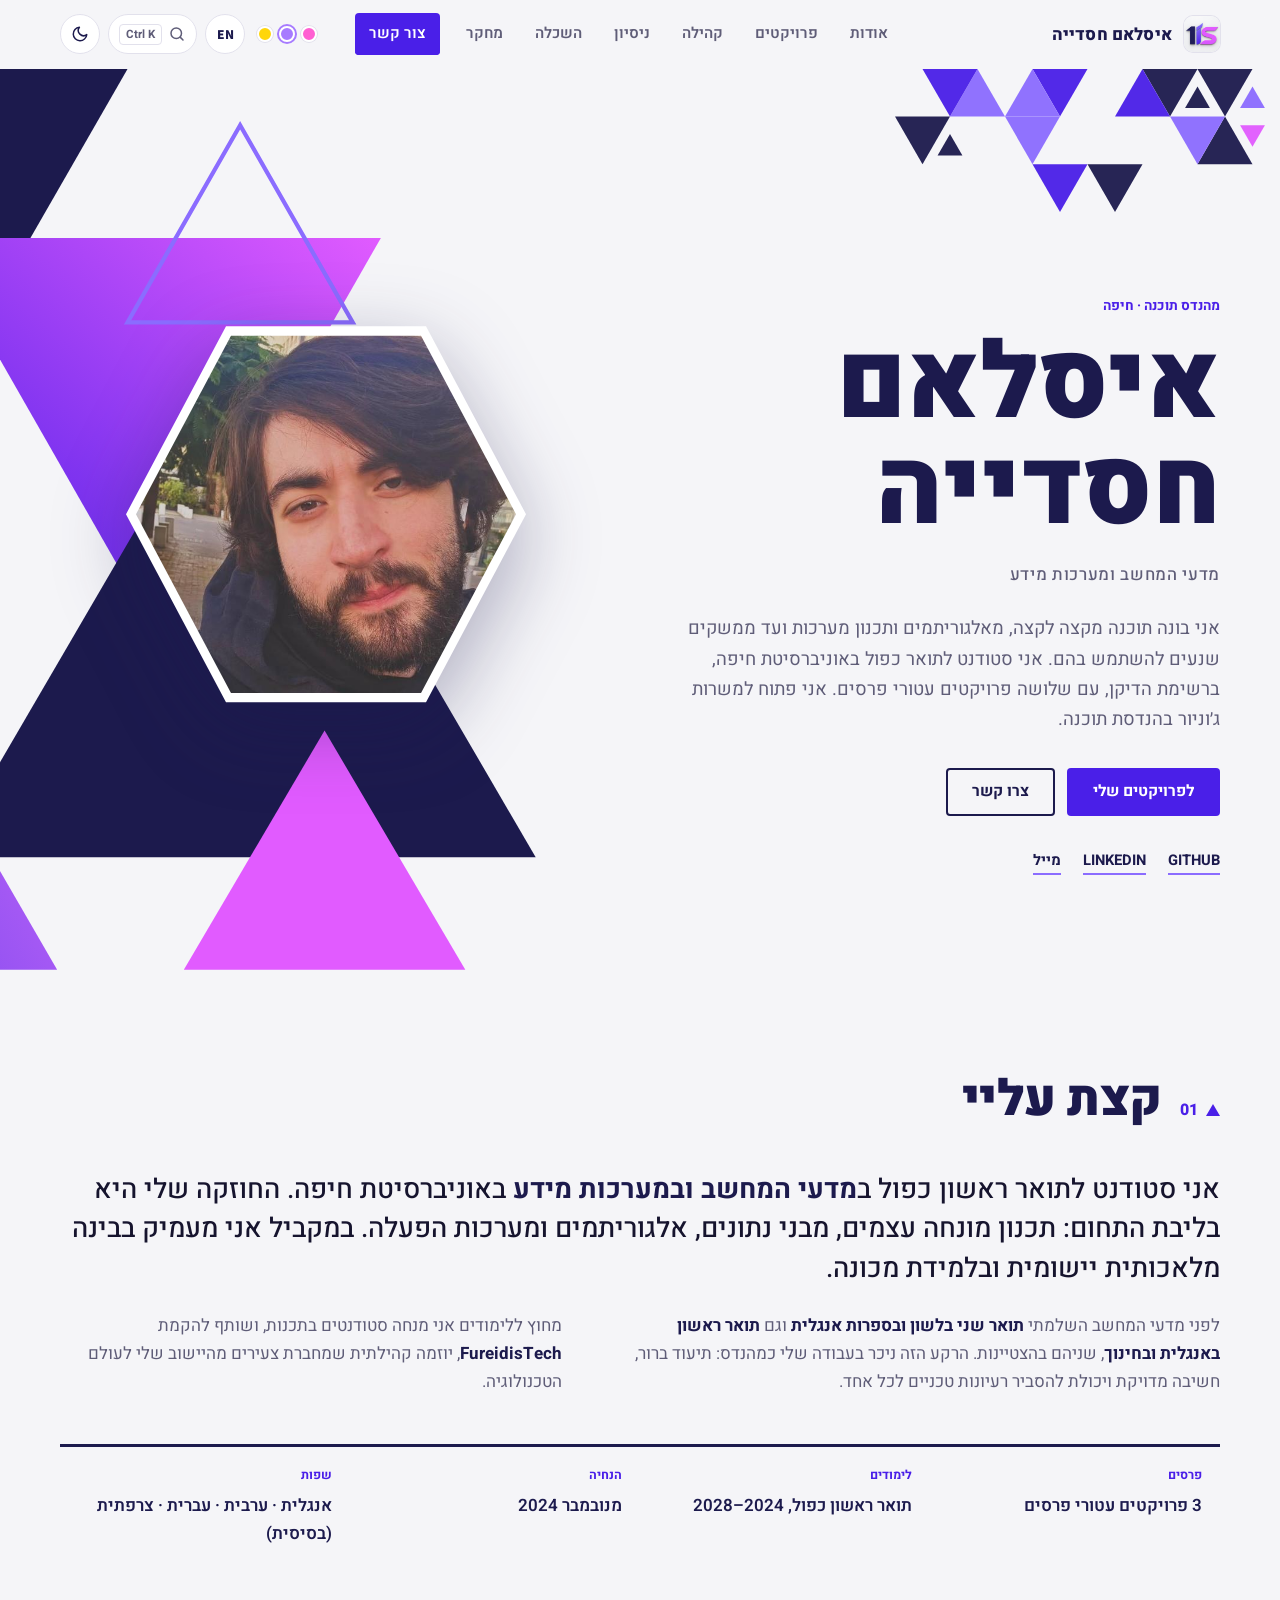
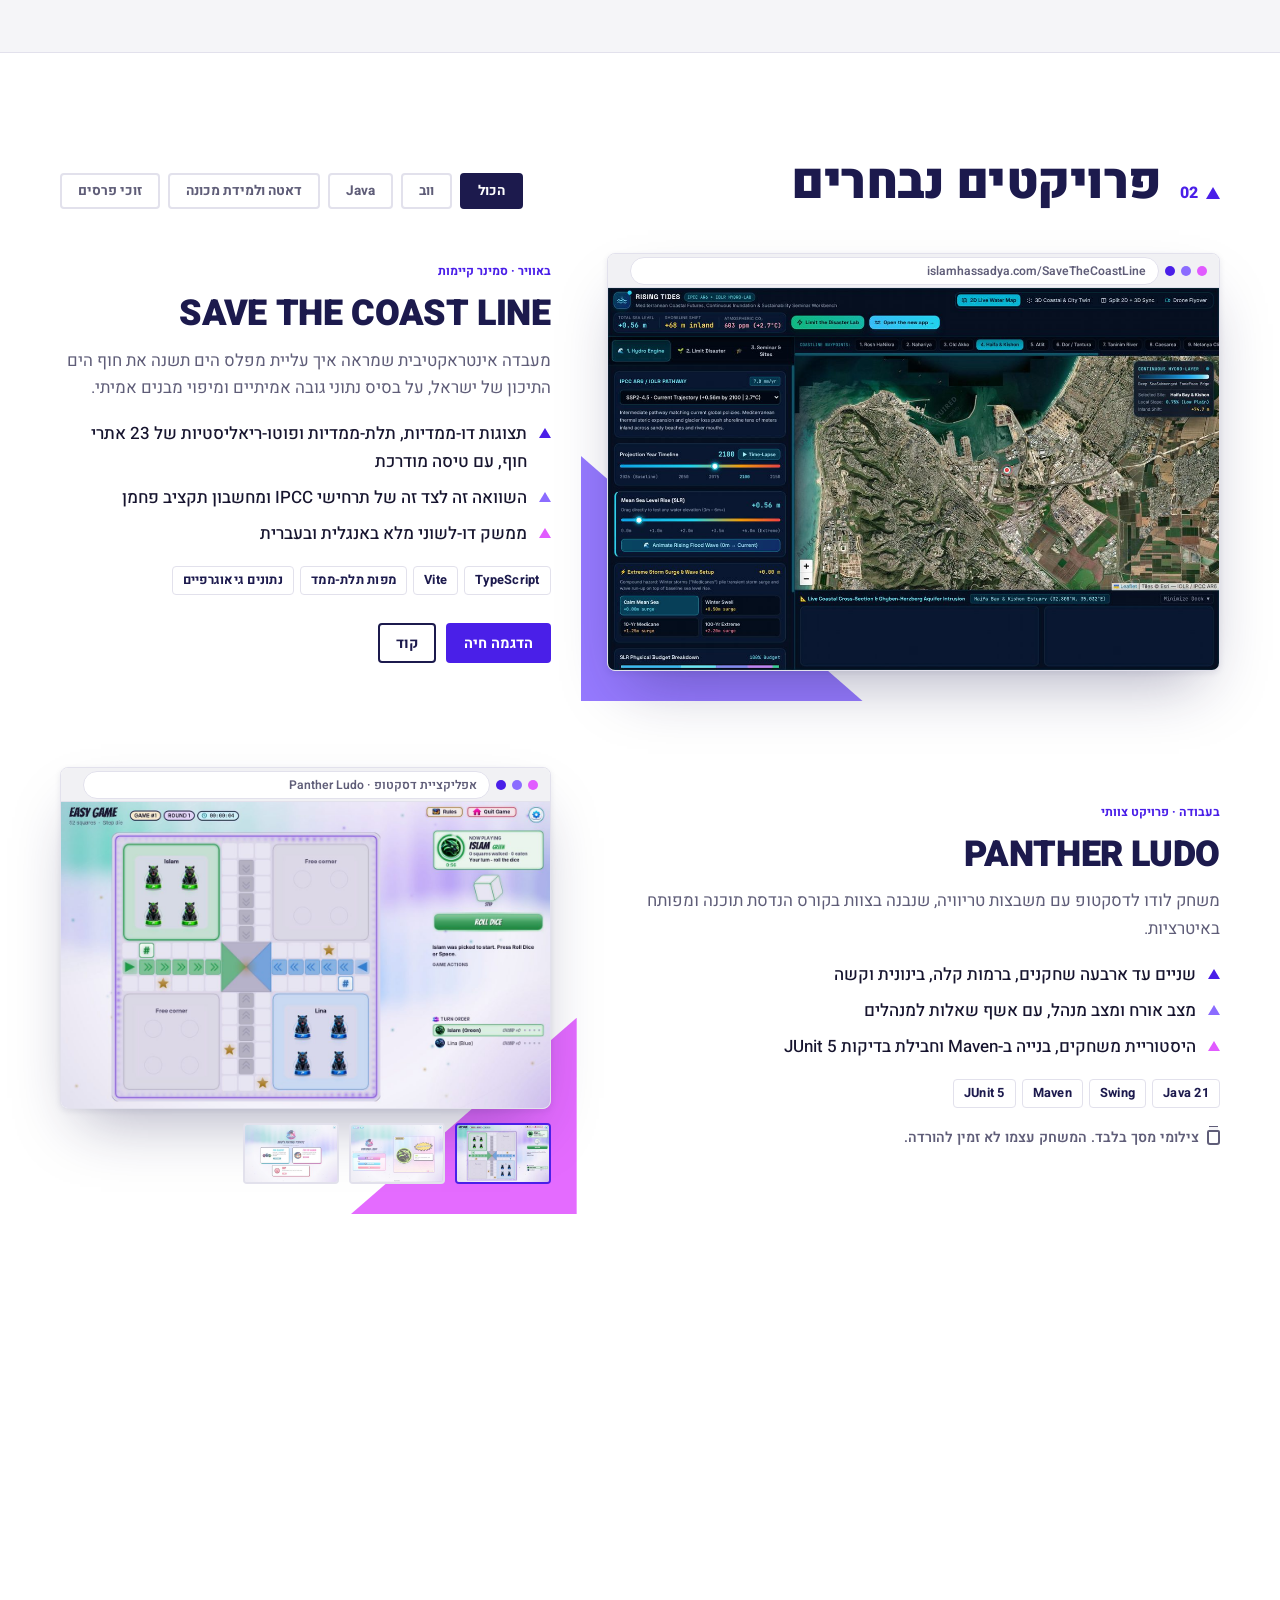
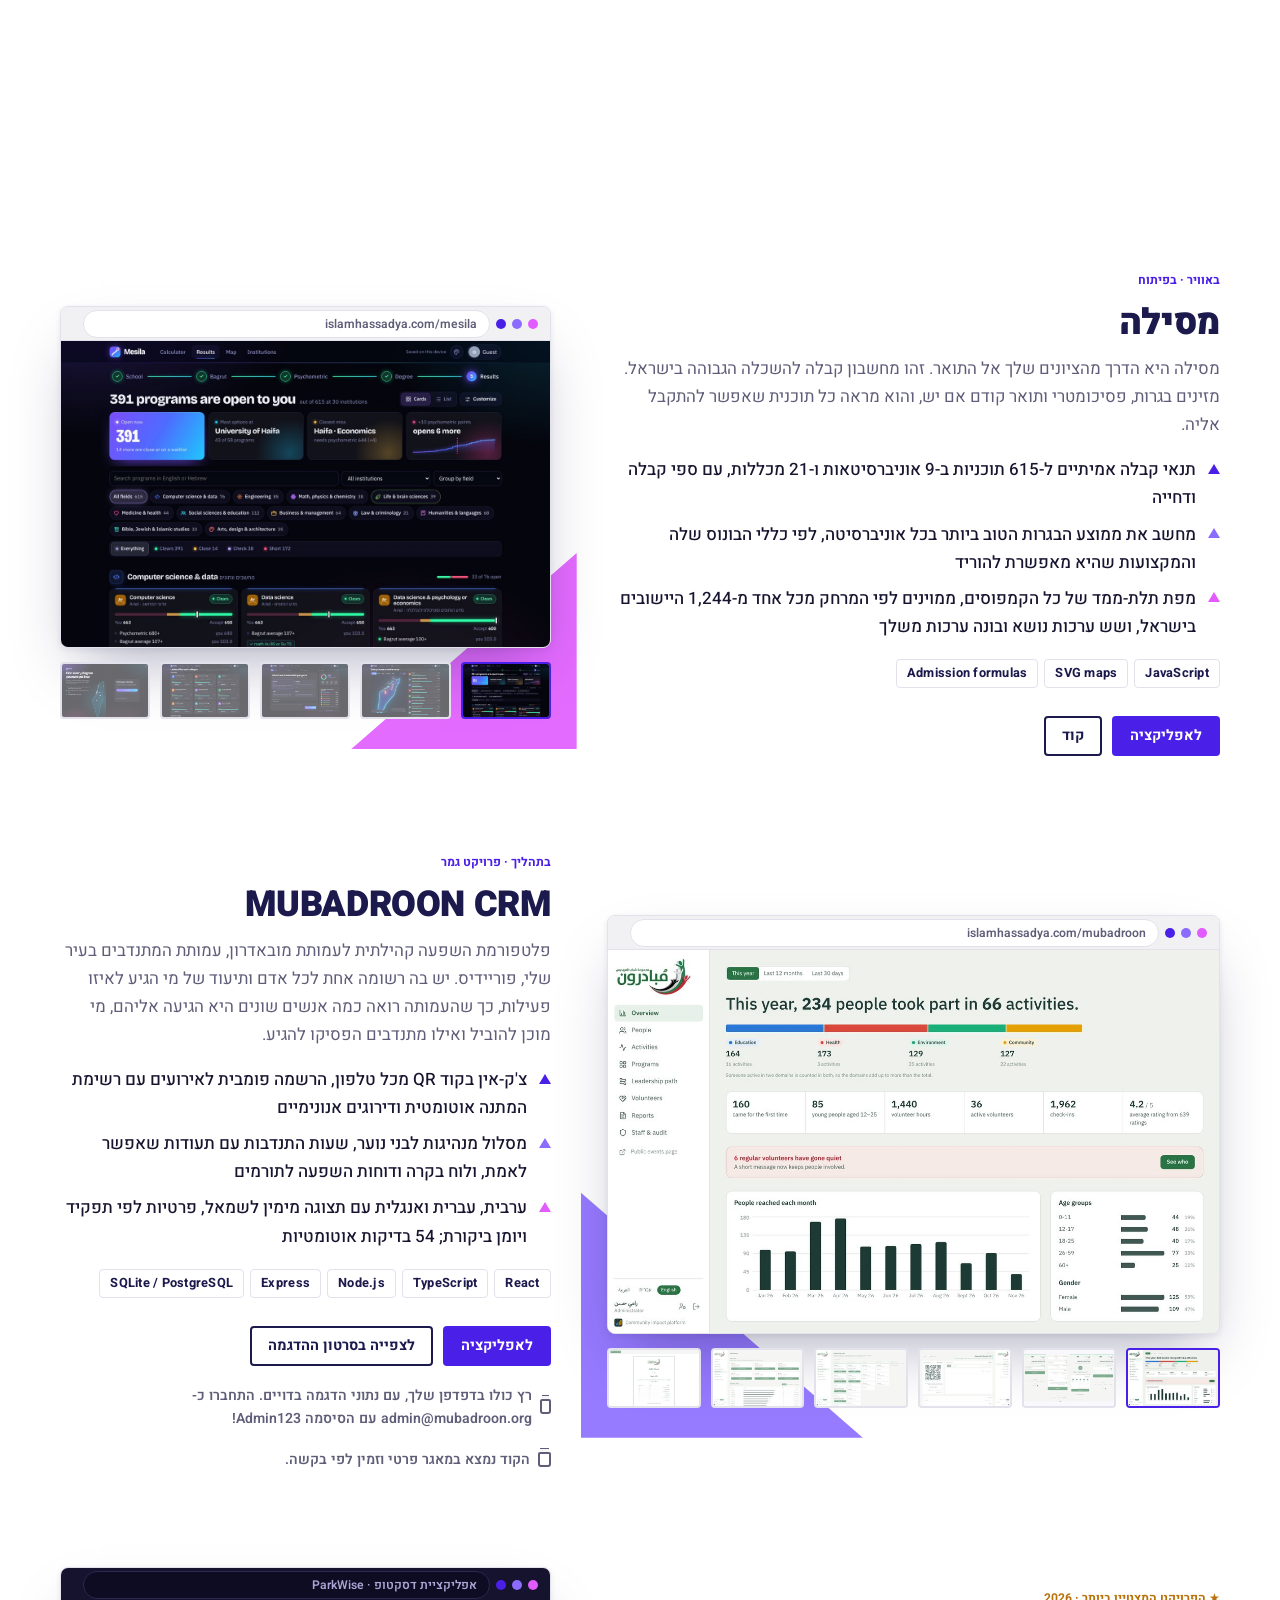
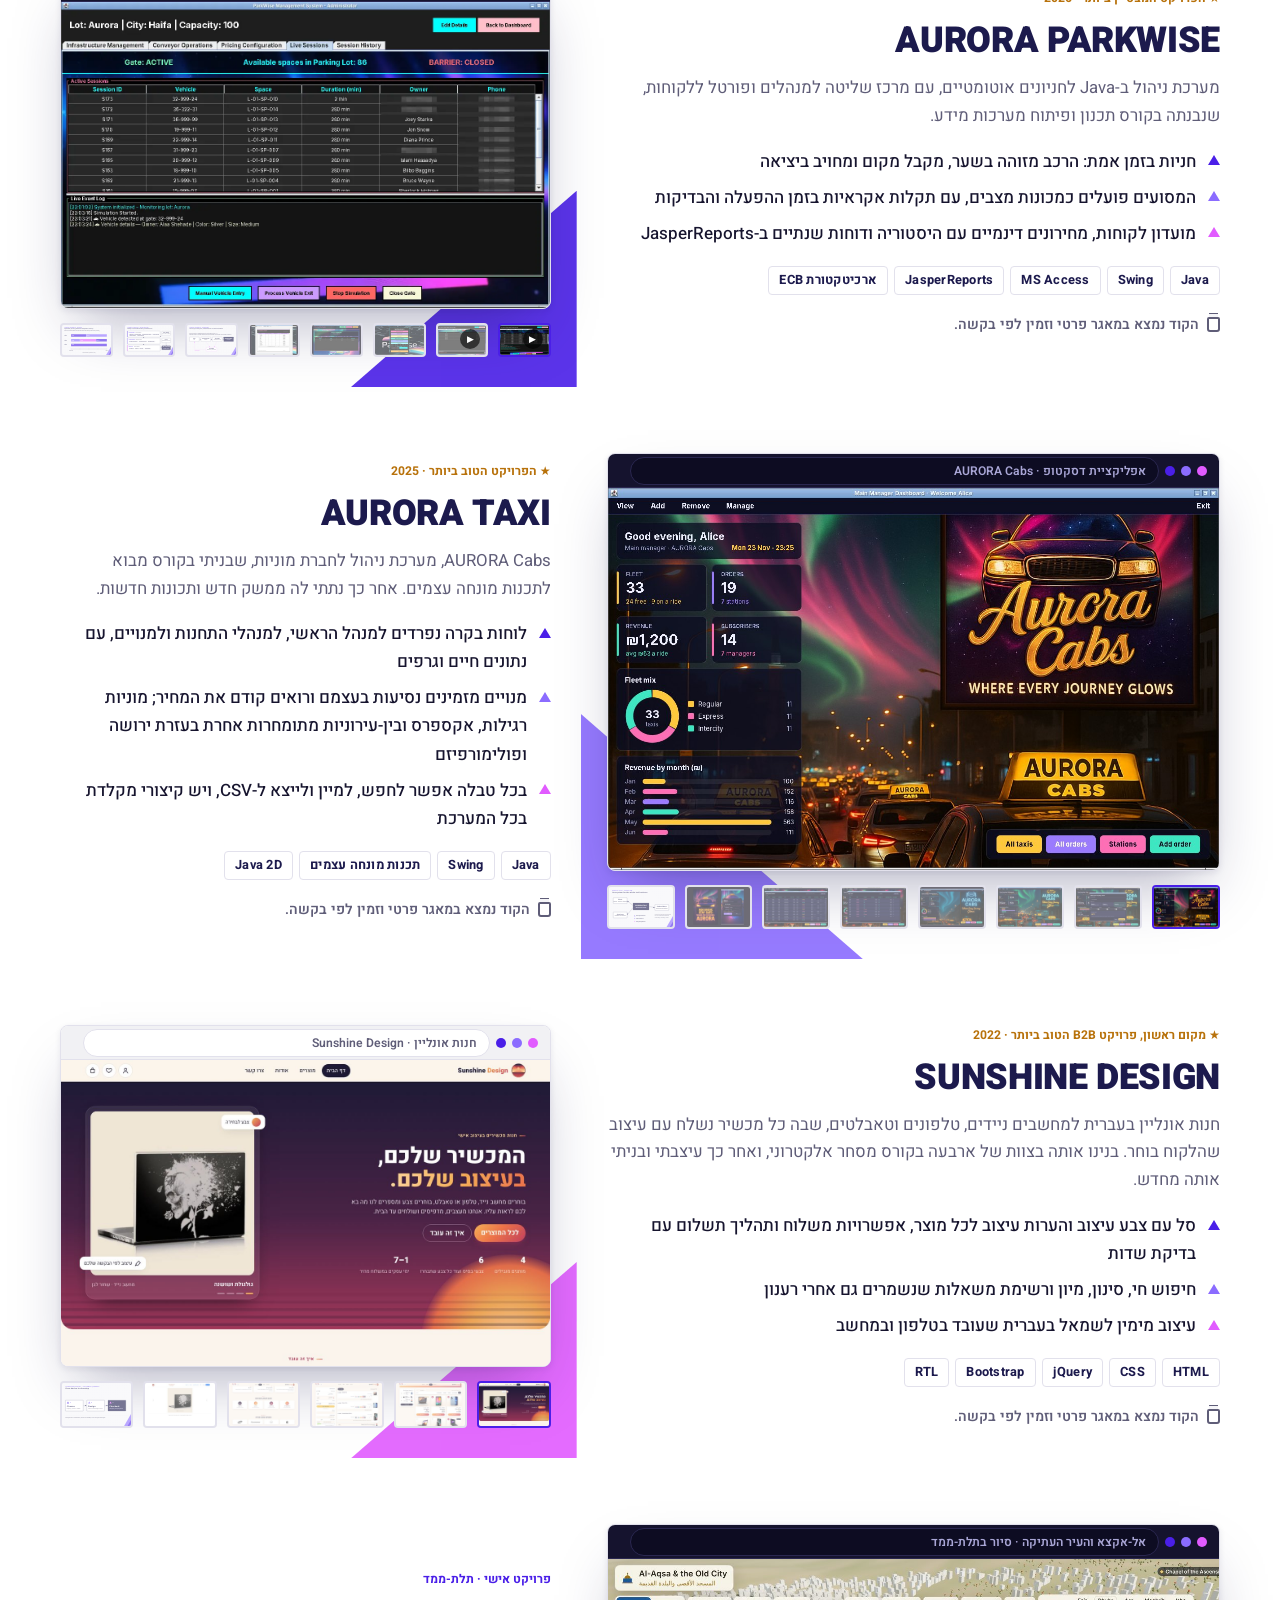
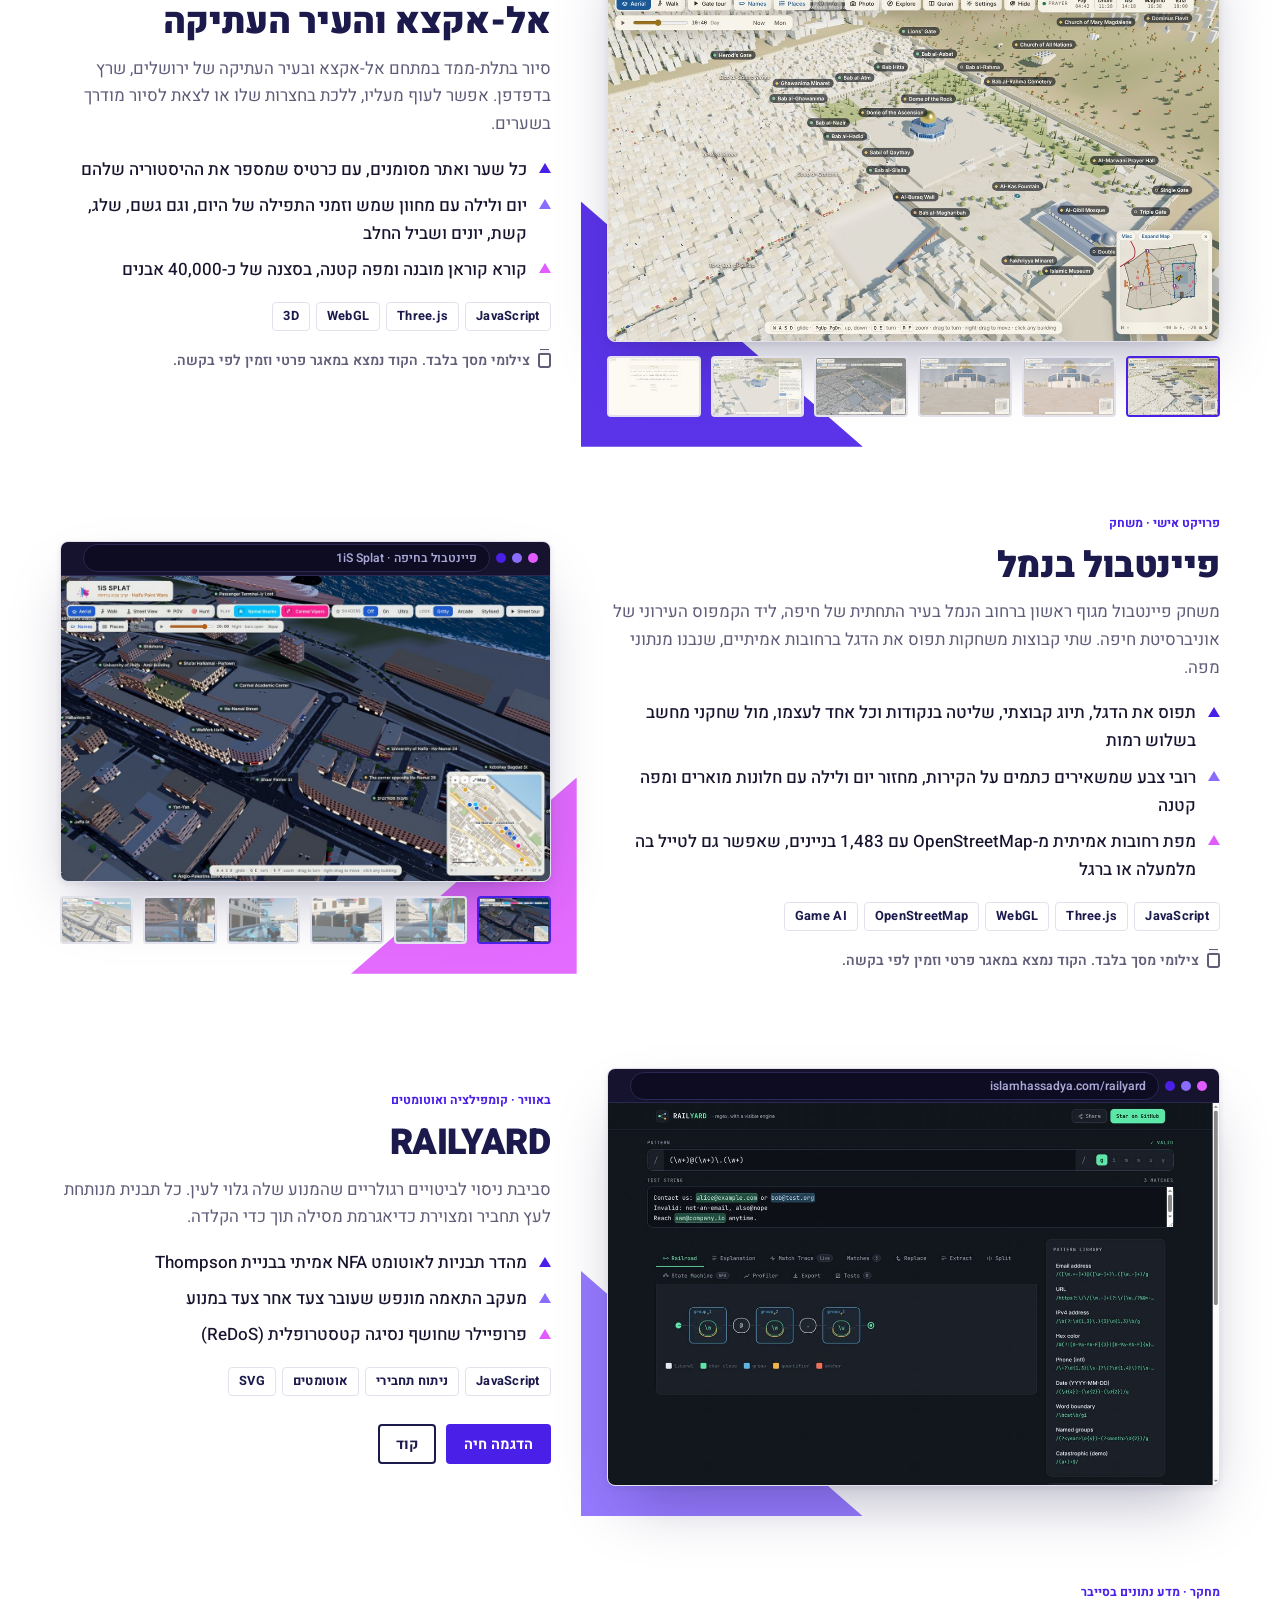
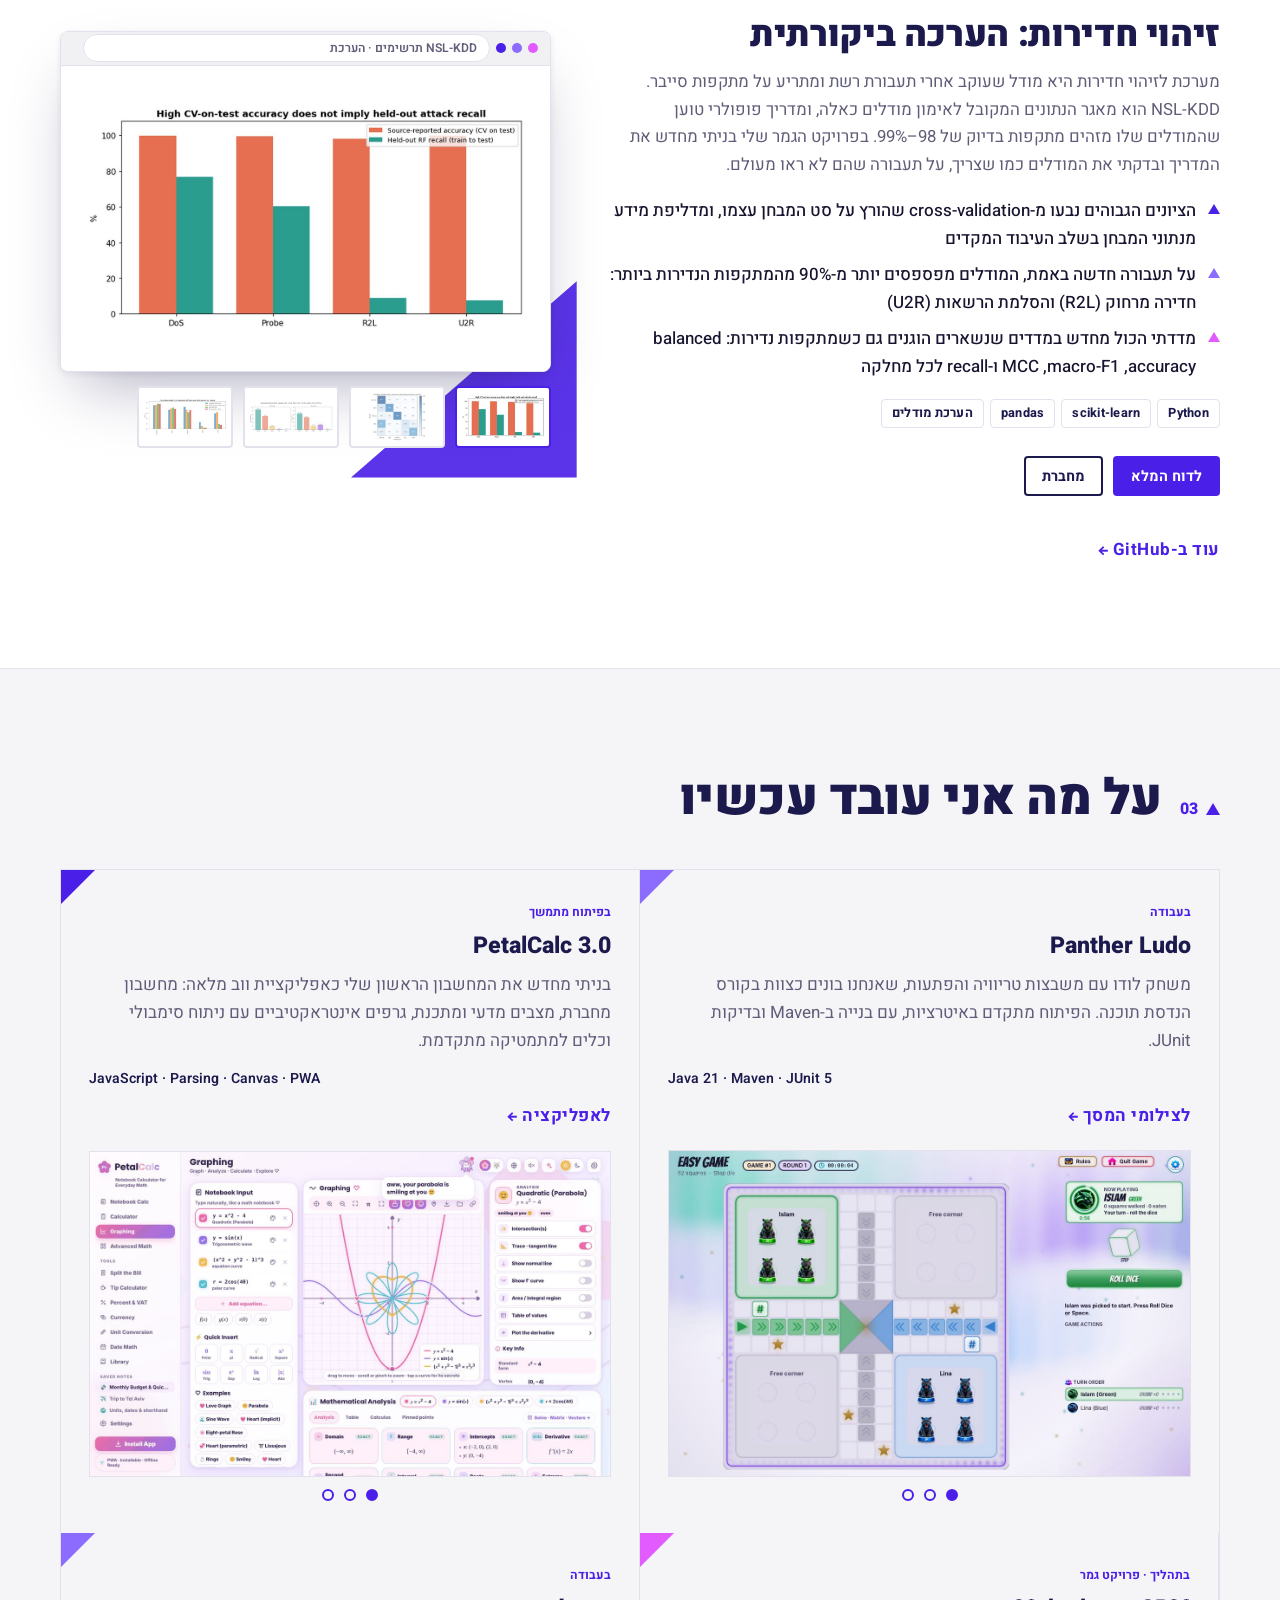
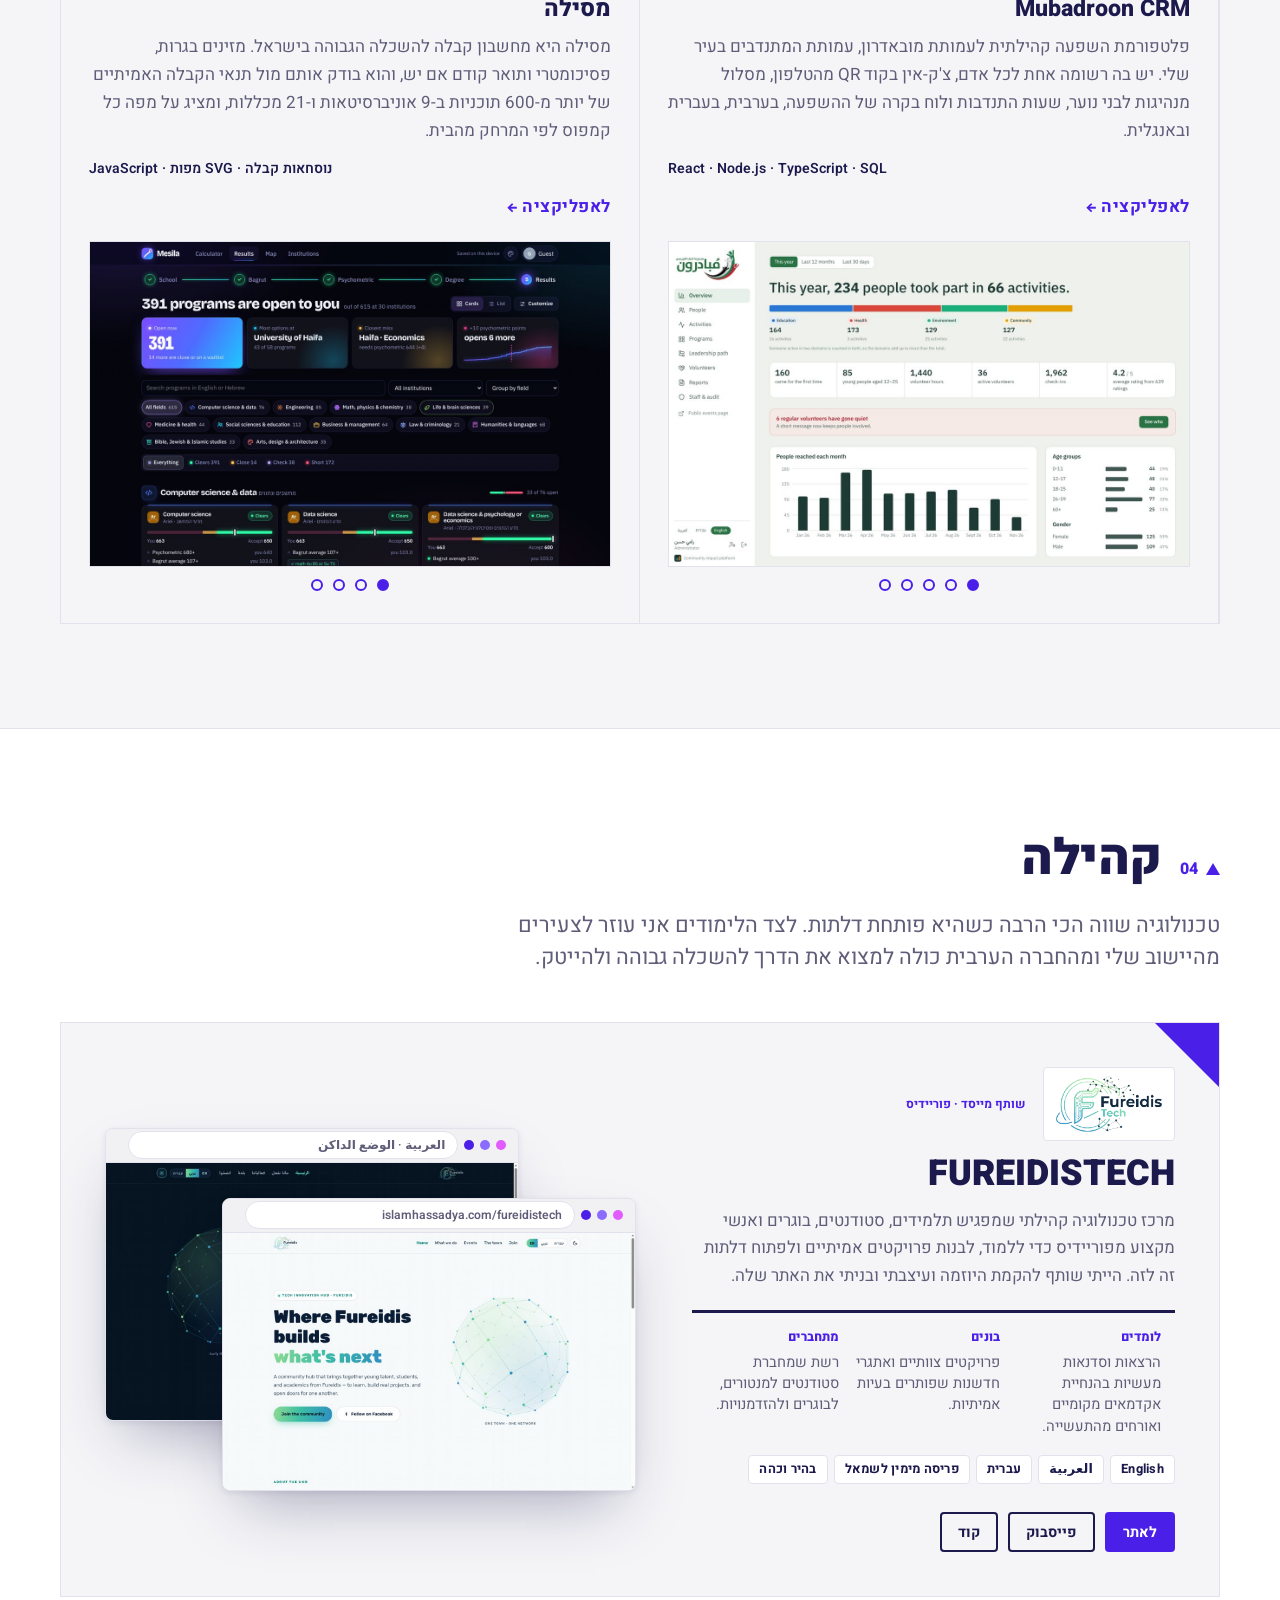
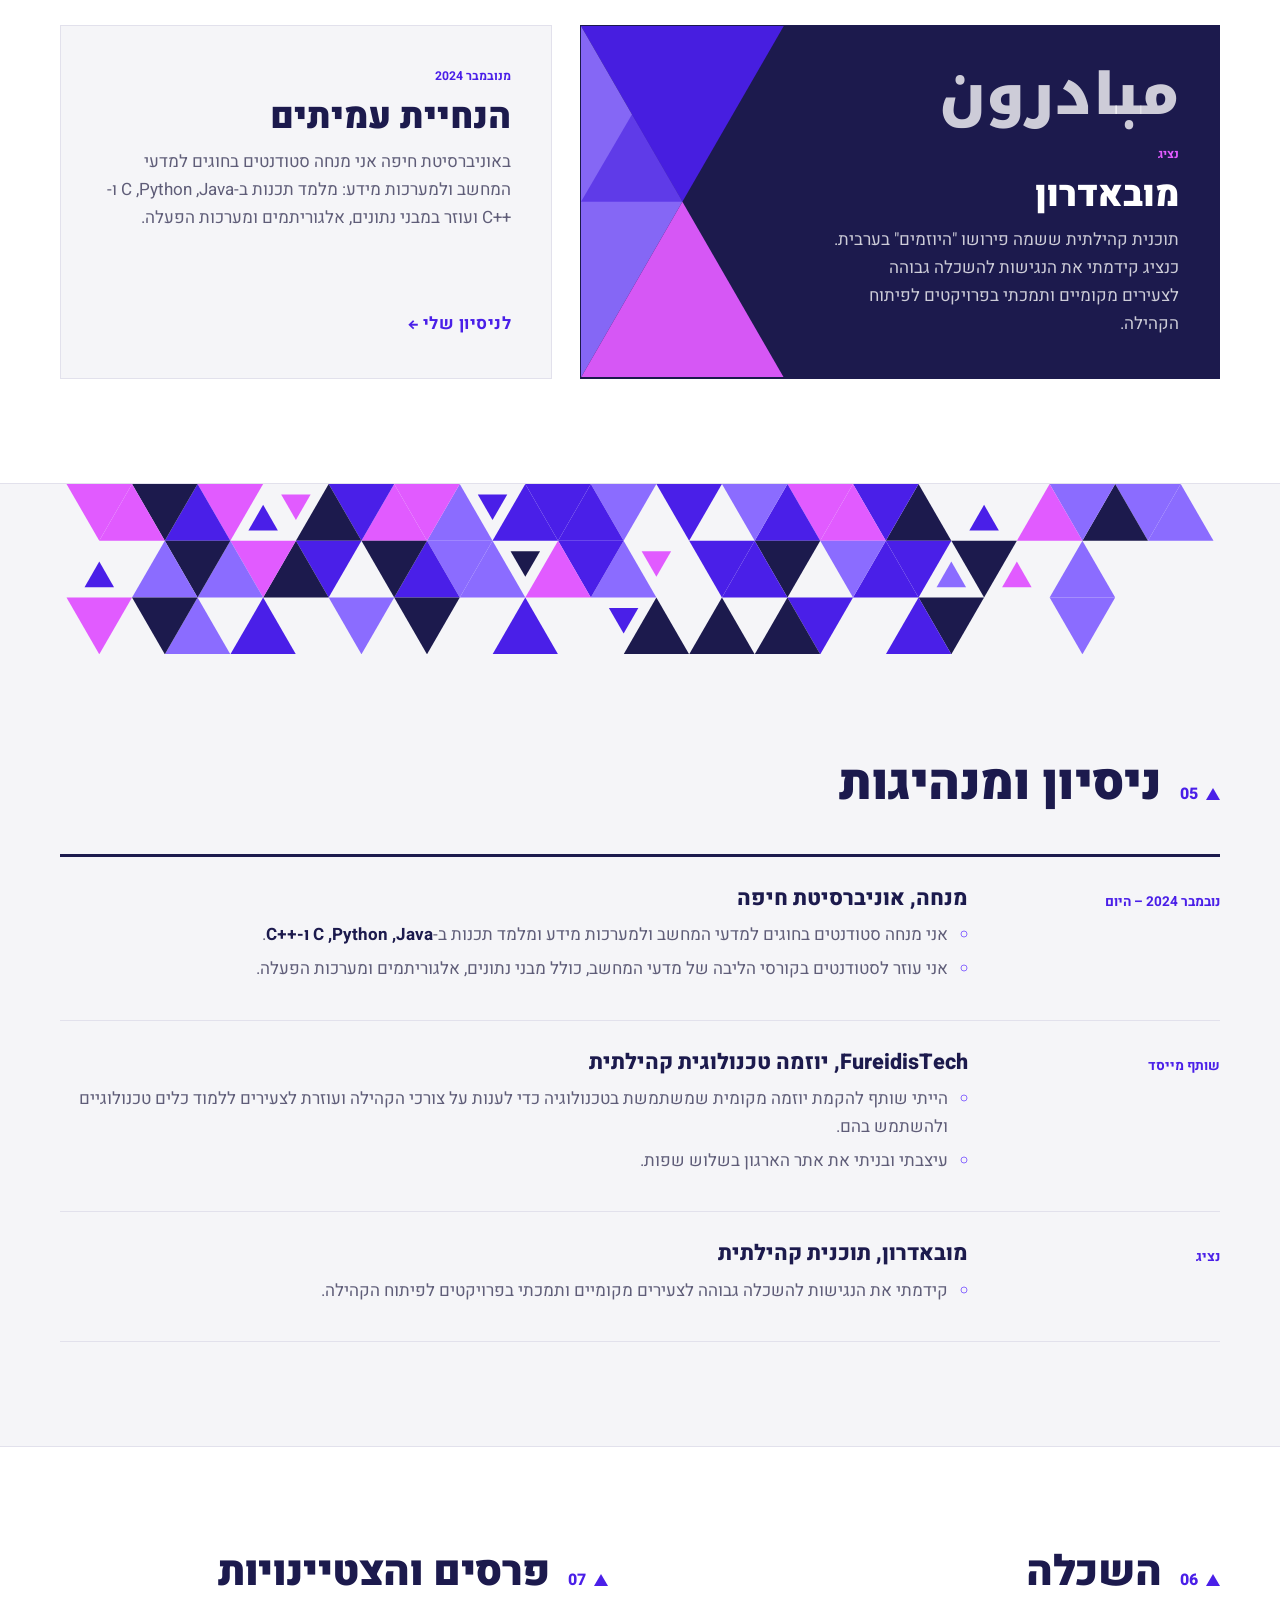
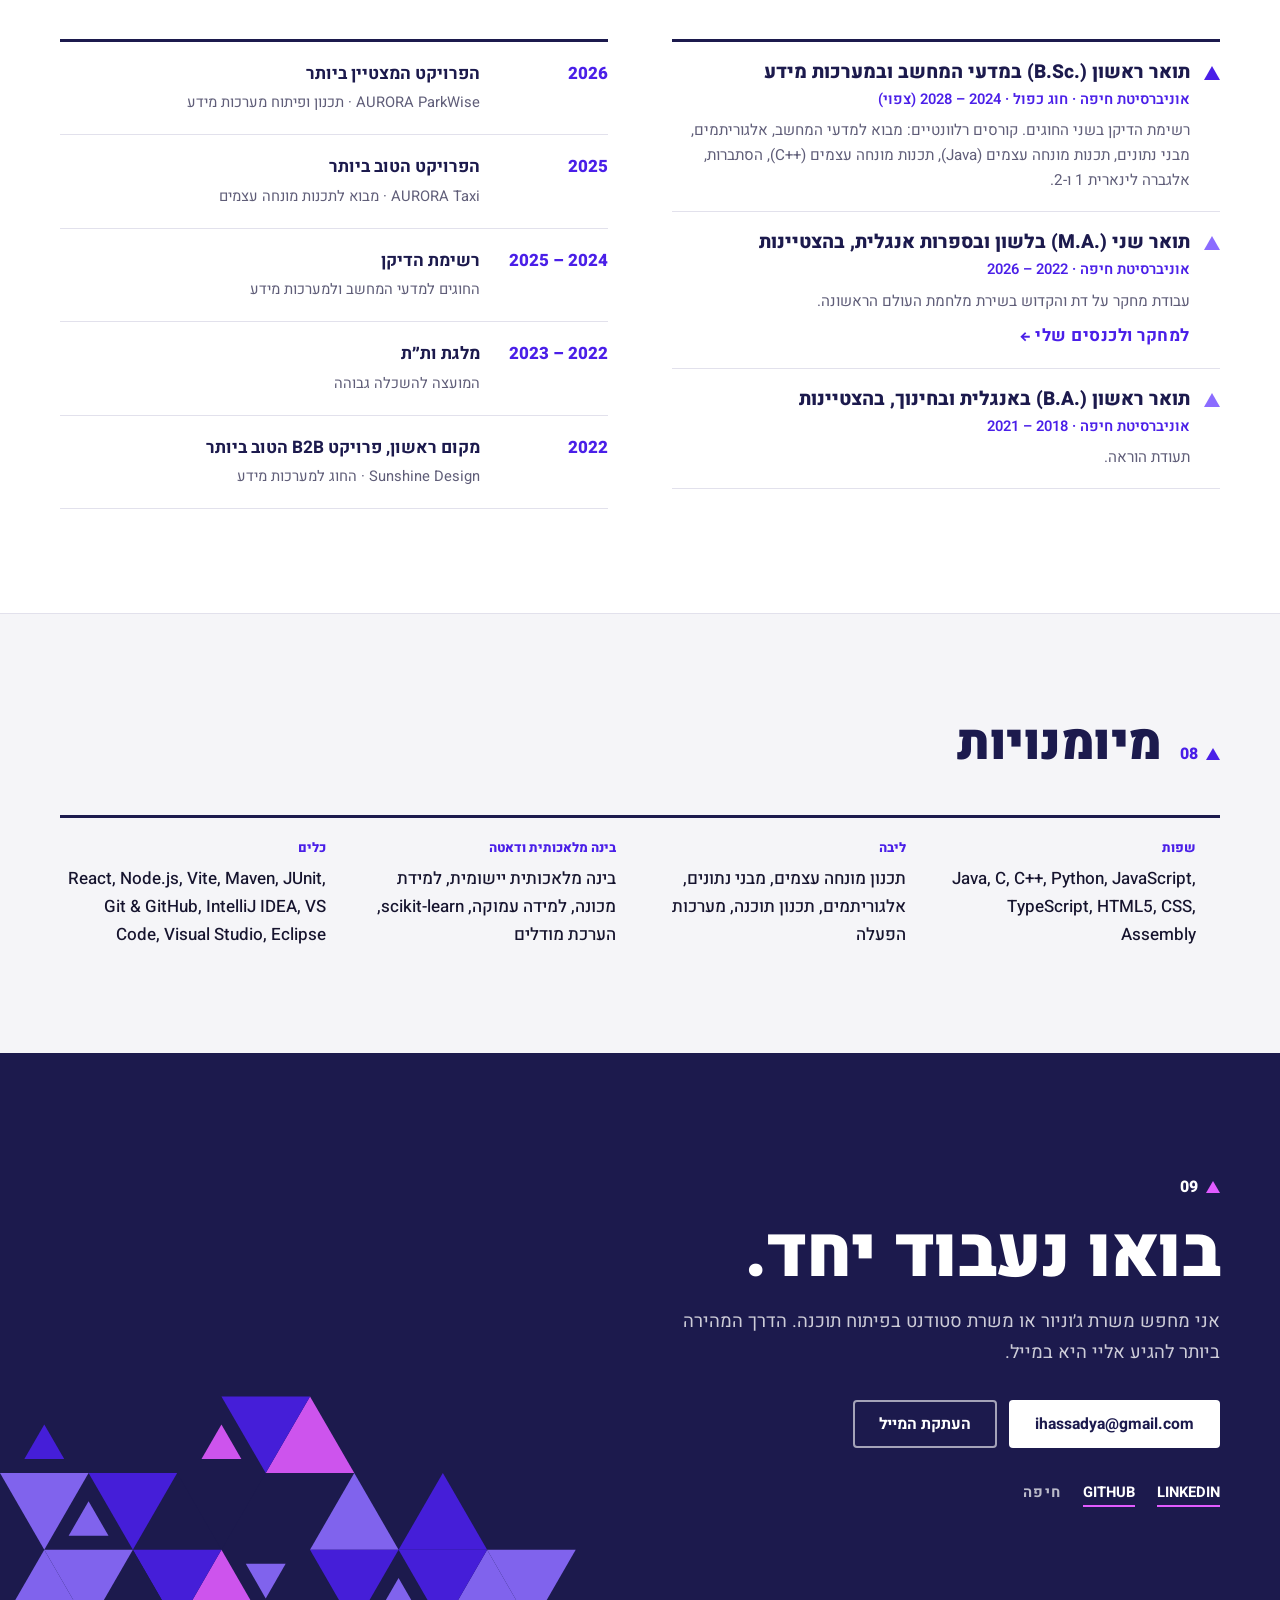
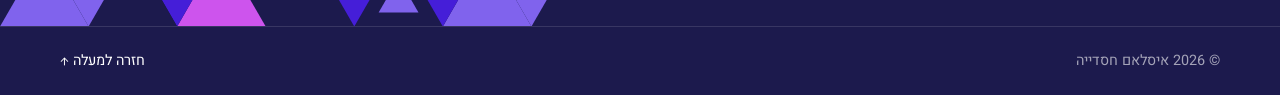
<file: he/index.html>
<!DOCTYPE html>

<html dir="rtl" lang="he">
<head>
<meta charset="utf-8"/>
<meta content="width=device-width, initial-scale=1" name="viewport"/>
<title>איסלאם חסדייה | מהנדס תוכנה</title>
<meta content="איסלאם חסדייה, מהנדס תוכנה בתחילת דרכו. סטודנט לתואר ראשון כפול במדעי המחשב ובמערכות מידע באוניברסיטת חיפה. פרויקטים, ניסיון ויצירת קשר." name="description"/>
<meta content="Islam Hassadya" name="author"/>
<meta content="איסלאם חסדייה | מהנדס תוכנה" property="og:title"/>
<meta content="פרויקטים, ניסיון ויצירת קשר. תואר ראשון כפול במדעי המחשב ובמערכות מידע, אוניברסיטת חיפה." property="og:description"/>
<meta content="https://islamhassadya.com/he/" property="og:url"/>
<meta content="website" property="og:type"/>
<meta content="https://islamhassadya.com/assets/islam.jpg" property="og:image"/>
<meta content="#1c1a4d" name="theme-color"/>
<script>try{var d=document.documentElement,t=localStorage.getItem("ih-mode"),a=localStorage.getItem("ih-accent");if(t)d.dataset.theme=t;if(a)d.dataset.accent=a}catch(e){}</script>
<link href="https://islamhassadya.com/he/" rel="canonical"/>
<link href="../assets/favicon.png?v=4" id="favicon" rel="icon" sizes="64x64" type="image/png"/>
<link href="../assets/favicon-32.png?v=4" rel="icon" sizes="32x32" type="image/png"/>
<link href="../assets/apple-touch-icon.png?v=4" rel="apple-touch-icon"/>
<link href="https://fonts.googleapis.com" rel="preconnect"/>
<link crossorigin="" href="https://fonts.gstatic.com" rel="preconnect"/>
<link href="https://fonts.googleapis.com/css2?family=Source+Sans+3:wght@400;500;600;700;800;900&amp;display=swap" rel="stylesheet"/>
<link href="https://fonts.googleapis.com/css2?family=Noto+Kufi+Arabic:wght@800&amp;text=%D9%85%D8%A8%D8%A7%D8%AF%D8%B1%D9%88%D9%86&amp;display=swap" rel="stylesheet"/>
<link href="https://islamhassadya.com/" hreflang="en" rel="alternate"/>
<link href="https://islamhassadya.com/he/" hreflang="he" rel="alternate"/>
<link href="https://islamhassadya.com/" hreflang="x-default" rel="alternate"/>
<link href="../style.css?v=29" rel="stylesheet"/>
<!-- your saved design (written by the ?edit designer) -->
<style id="custom-theme"></style>
<meta content="he_IL" property="og:locale"/><link href="https://islamhassadya.com/" hreflang="en" rel="alternate"/><link href="https://islamhassadya.com/he/" hreflang="he" rel="alternate"/><link href="https://islamhassadya.com/" hreflang="x-default" rel="alternate"/><link href="https://fonts.googleapis.com/css2?family=Heebo:wght@400;500;600;700;800;900&amp;display=swap" rel="stylesheet"/></head>
<body>
<div aria-hidden="true" class="progress" id="progress"></div>
<a class="skip" href="#main">דילוג לתוכן</a>
<header class="nav" id="top">
<div class="wrap nav-in">
<a aria-label="איסלאם חסדייה, לדף הבית" class="logo" href="#top">
<img alt="" class="logo-mark violet" height="36" id="logoLight" src="../assets/logo-1is.png?v=4" width="36"/>
<img alt="" class="logo-mark dark" height="36" id="logoDark" src="../assets/logo-1is-pink.png?v=3" width="36"/>
<span class="logo-name">איסלאם חסדייה</span>
</a>
<nav aria-label="ניווט ראשי">
<ul class="nav-links" id="navLinks">
<li><a href="#about">אודות</a></li>
<li><a href="#projects">פרויקטים</a></li>
<li><a href="#community">קהילה</a></li>
<li><a href="#experience">ניסיון</a></li>
<li><a href="#education">השכלה</a></li>
<li><a href="/he/research/">מחקר</a></li>
<li><a class="nav-cta" href="#contact">צור קשר</a></li>
<li aria-label="צבע הדגשה" class="menu-swatches" role="group"><span>צבע</span>
<button aria-label="הדגשה בוורוד" class="swatch" data-accent="pink" style="--c:#ff5fd2" type="button"></button><button aria-label="הדגשה בסגול" class="swatch" data-accent="purple" style="--c:#a77bff" type="button"></button><button aria-label="הדגשה בצהוב" class="swatch" data-accent="yellow" style="--c:#ffd60a" type="button"></button></li>
</ul>
</nav>
<div class="nav-tools">
<div aria-label="צבע הדגשה" class="swatches" role="group">
<button aria-label="הדגשה בוורוד" class="swatch" data-accent="pink" style="--c:#ff5fd2" type="button"></button><button aria-label="הדגשה בסגול" class="swatch" data-accent="purple" style="--c:#a77bff" type="button"></button><button aria-label="הדגשה בצהוב" class="swatch" data-accent="yellow" style="--c:#ffd60a" type="button"></button>
</div>
<a aria-label="English version" class="icon-btn lang-btn" href="/" hreflang="en" id="langLink" lang="en" title="English">EN</a>
<button aria-label="קפיצה מהירה (Ctrl+K)" class="icon-btn cmd-btn" id="cmdBtn" title="קפיצה מהירה" type="button">
<svg aria-hidden="true" viewbox="0 0 24 24"><circle cx="11" cy="11" r="7"></circle><path d="m20 20-3.5-3.5"></path></svg><kbd>Ctrl K</kbd>
</button>
<button aria-label="מעבר לערכת צבעים כהה" class="icon-btn theme-btn" id="themeBtn" title="החלפת ערכת צבעים (T)" type="button">
<svg aria-hidden="true" class="moon" viewbox="0 0 24 24"><path d="M21 12.8A9 9 0 1 1 11.2 3a7 7 0 0 0 9.8 9.8z"></path></svg>
<svg aria-hidden="true" class="sun" viewbox="0 0 24 24"><circle cx="12" cy="12" r="4.2"></circle><path d="M12 2v2.2M12 19.8V22M4.9 4.9l1.6 1.6M17.5 17.5l1.6 1.6M2 12h2.2M19.8 12H22M4.9 19.1l1.6-1.6M17.5 6.5l1.6-1.6"></path></svg>
</button>
</div>
<button aria-controls="navLinks" aria-expanded="false" aria-label="פתיחת התפריט" class="menu-btn" id="menuBtn">
<svg aria-hidden="true" viewbox="0 0 24 24"><path d="M4 7h16M4 12h16M4 17h16"></path></svg>
</button>
</div>
</header>
<main id="main">
<!-- ── hero ── -->
<section class="hero">
<!--GEO:corner--><svg aria-hidden="true" class="geo geo-corner" focusable="false" viewbox="0 0 560 242"><polygon class="g3" points="19.2,49.5 35.0,22.2 50.8,49.5"></polygon><polygon class="g1" points="35.0,0.0 105.0,0.0 70.0,60.6"></polygon><polygon class="g1" points="89.2,49.5 105.0,22.2 120.8,49.5"></polygon><polygon class="g1" points="105.0,0.0 175.0,0.0 140.0,60.6"></polygon><polygon class="g2" points="140.0,60.6 175.0,0.0 210.0,60.6"></polygon><polygon class="g2" points="245.0,0.0 315.0,0.0 280.0,60.6"></polygon><polygon class="g3" points="280.0,60.6 315.0,0.0 350.0,60.6"></polygon><polygon class="g3" points="350.0,60.6 385.0,0.0 420.0,60.6"></polygon><polygon class="g2" points="385.0,0.0 455.0,0.0 420.0,60.6"></polygon><polygon class="g4" points="19.2,71.7 50.8,71.7 35.0,99.0"></polygon><polygon class="g1" points="35.0,121.2 70.0,60.6 105.0,121.2"></polygon><polygon class="g3" points="70.0,60.6 140.0,60.6 105.0,121.2"></polygon><polygon class="g3" points="280.0,60.6 350.0,60.6 315.0,121.2"></polygon><polygon class="g1" points="404.2,110.1 420.0,82.8 435.8,110.1"></polygon><polygon class="g1" points="420.0,60.6 490.0,60.6 455.0,121.2"></polygon><polygon class="g1" points="175.0,121.2 245.0,121.2 210.0,181.9"></polygon><polygon class="g2" points="245.0,121.2 315.0,121.2 280.0,181.9"></polygon></svg><!--/GEO-->
<div class="wrap hero-in">
<div class="hero-text">
<p class="overline" data-edit="">מהנדס תוכנה · חיפה</p>
<h1 data-edit="">איסלאם<br/>חסדייה</h1>
<p class="spaced" data-edit="">מדעי המחשב ומערכות מידע</p>
<p class="lead" data-edit="">אני בונה תוכנה מקצה לקצה, מאלגוריתמים ותכנון מערכות ועד ממשקים שנעים להשתמש בהם. אני סטודנט לתואר כפול באוניברסיטת חיפה, ברשימת הדיקן, עם שלושה פרויקטים עטורי פרסים. אני פתוח למשרות ג׳וניור בהנדסת תוכנה.</p>
<div class="cta">
<a class="btn primary" href="#projects">לפרויקטים שלי</a>
<a class="btn ghost" href="#contact">צרו קשר</a>
</div>
<ul class="social">
<li><a href="https://github.com/IslamHassadya11" rel="noopener" target="_blank">GitHub</a></li>
<li><a href="https://www.linkedin.com/in/islamhassadya/" rel="noopener" target="_blank">LinkedIn</a></li>
<li><a href="mailto:ihassadya@gmail.com">מייל</a></li>
</ul>
</div>
<div class="hero-art">
<svg aria-hidden="true" class="shards" focusable="false" preserveaspectratio="xMinYMid slice" viewbox="0 0 600 640">
<defs>
<lineargradient id="shardGrad" x1="0" x2="1" y1="0" y2="1"><stop class="s-a" offset="0"></stop><stop class="s-b" offset="1"></stop></lineargradient>
</defs>
<polygon class="g1" points="330,0 600,0 600,470"></polygon>
<polygon fill="url(#shardGrad)" points="150,120 470,120 310,400"></polygon>
<polygon class="g1" points="40,560 250,200 460,560"></polygon>
<polygon fill="url(#shardGrad)" opacity=".85" points="380,640 600,260 600,640"></polygon>
<polygon class="g3" points="470,120 600,120 535,232"></polygon>
<polygon class="g4" points="90,640 190,470 290,640"></polygon>
<polygon class="line" points="250,40 330,180 170,180"></polygon>
</svg>
<figure class="portrait shape-hex">
<img alt="תמונה של איסלאם חסדייה" height="640" id="portrait" src="../assets/islam.jpg" width="640"/>
</figure>
</div>
</div>
</section>
<!-- ── about ── -->
<section class="section" id="about">
<div class="wrap about">
<div class="sec-head">
<span class="num">01</span>
<h2 data-edit="">קצת עליי</h2>
</div>
<div class="about-body">
<p class="big" data-edit="">אני סטודנט לתואר ראשון כפול ב<strong>מדעי המחשב ובמערכות מידע</strong> באוניברסיטת חיפה. החוזקה שלי היא בליבת התחום: תכנון מונחה עצמים, מבני נתונים, אלגוריתמים ומערכות הפעלה. במקביל אני מעמיק בבינה מלאכותית יישומית ובלמידת מכונה.</p>
<p data-edit="">לפני מדעי המחשב השלמתי <strong>תואר שני בלשון ובספרות אנגלית</strong> וגם <strong>תואר ראשון באנגלית ובחינוך</strong>, שניהם בהצטיינות. הרקע הזה ניכר בעבודה שלי כמהנדס: תיעוד ברור, חשיבה מדויקת ויכולת להסביר רעיונות טכניים לכל אחד.</p>
<p data-edit="">מחוץ ללימודים אני מנחה סטודנטים בתכנות, ושותף להקמת <strong>FureidisTech</strong>, יוזמה קהילתית שמחברת צעירים מהיישוב שלי לעולם הטכנולוגיה.</p>
<dl class="facts">
<div><dt>פרסים</dt><dd data-edit="">3 פרויקטים עטורי פרסים</dd></div>
<div><dt>לימודים</dt><dd data-edit="">תואר ראשון כפול, 2024–2028</dd></div>
<div><dt>הנחיה</dt><dd data-edit="">מנובמבר 2024</dd></div>
<div><dt>שפות</dt><dd data-edit="">אנגלית · ערבית · עברית · צרפתית (בסיסית)</dd></div>
</dl>
</div>
</div>
</section>
<!-- ── projects ── -->
<section class="section tint" id="projects">
<div class="wrap">
<div class="sec-head row">
<div><span class="num">02</span><h2 data-edit="">פרויקטים נבחרים</h2></div>
<div aria-label="סינון פרויקטים" class="filters" role="group">
<button class="chip on" data-f="all">הכול</button>
<button class="chip" data-f="web">ווב</button>
<button class="chip" data-f="java">Java</button>
<button class="chip" data-f="data">דאטה ולמידת מכונה</button>
<button class="chip" data-f="award">זוכי פרסים</button>
</div>
</div>
<div class="cases" id="projectGrid">
<article class="project case" data-cat="web data">
<div class="case-media">
<div class="frame-win">
<div class="win-bar"><i></i><i></i><i></i><span>islamhassadya.com/SaveTheCoastLine</span></div>
<button aria-label="הגדלת צילום המסך" class="shot" type="button"><img alt="Save The Coast Line: מפה של מפרץ חיפה עם עליית מפלס הים הצפויה" height="750" loading="lazy" src="../assets/shots/coast.jpg" width="1200"/></button>
</div>
</div>
<div class="case-body">
<p class="label" data-edit="">באוויר · סמינר קיימות</p>
<h3 data-edit="">Save The Coast Line</h3>
<p data-edit="">מעבדה אינטראקטיבית שמראה איך עליית מפלס הים תשנה את חוף הים התיכון של ישראל, על בסיס נתוני גובה אמיתיים ומיפוי מבנים אמיתי.</p>
<ul class="hl">
<li data-edit="">תצוגות דו-ממדיות, תלת-ממדיות ופוטו-ריאליסטיות של 23 אתרי חוף, עם טיסה מודרכת</li>
<li data-edit="">השוואה זה לצד זה של תרחישי IPCC ומחשבון תקציב פחמן</li>
<li data-edit="">ממשק דו-לשוני מלא באנגלית ובעברית</li>
</ul>
<ul class="tags"><li>TypeScript</li><li>Vite</li><li>מפות תלת-ממד</li><li>נתונים גיאוגרפיים</li></ul>
<div class="p-links"><a class="btn primary sm" href="/SaveTheCoastLine/">הדגמה חיה</a><a class="btn ghost sm" href="https://github.com/IslamHassadya11/SaveTheCoastLine" rel="noopener" target="_blank">קוד</a></div>
</div>
</article>
<article class="project case" data-cat="java" id="ludo">
<div class="case-media">
<div class="frame-win">
<div class="win-bar"><i></i><i></i><i></i><span>Panther Ludo · אפליקציית דסקטופ</span></div>
<button aria-label="הגדלת צילום המסך" class="shot" type="button"><img alt="Panther Ludo: לוח המשחק עם כלי הפנתרים של שני שחקנים" height="750" loading="lazy" src="../assets/shots/ludo-board.jpg" width="1200"/></button>
</div>
<div aria-label="צילומי מסך נוספים" class="thumbs">
<button class="on" data-src="../assets/shots/ludo-board.jpg" type="button"><img alt="לוח המשחק" height="200" loading="lazy" src="../assets/shots/ludo-board-t.jpg" width="320"/></button>
<button data-src="../assets/shots/ludo-home.jpg" type="button"><img alt="תפריט ראשי" height="200" loading="lazy" src="../assets/shots/ludo-home-t.jpg" width="320"/></button>
<button data-src="../assets/shots/ludo-login.jpg" type="button"><img alt="מסך הכניסה" height="200" loading="lazy" src="../assets/shots/ludo-login-t.jpg" width="320"/></button>
</div>
</div>
<div class="case-body">
<p class="label" data-edit="">בעבודה · פרויקט צוותי</p>
<h3 data-edit="">Panther Ludo</h3>
<p data-edit="">משחק לודו לדסקטופ עם משבצות טריוויה, שנבנה בצוות בקורס הנדסת תוכנה ומפותח באיטרציות.</p>
<ul class="hl">
<li data-edit="">שניים עד ארבעה שחקנים, ברמות קלה, בינונית וקשה</li>
<li data-edit="">מצב אורח ומצב מנהל, עם אשף שאלות למנהלים</li>
<li data-edit="">היסטוריית משחקים, בנייה ב-Maven וחבילת בדיקות JUnit 5</li>
</ul>
<ul class="tags"><li>Java 21</li><li>Swing</li><li>Maven</li><li>JUnit 5</li></ul>
<p class="private-note" data-edit="">צילומי מסך בלבד. המשחק עצמו לא זמין להורדה.</p>
</div>
</article>
<article class="project case" data-cat="web">
<div class="case-media">
<div class="frame-win">
<div class="win-bar"><i></i><i></i><i></i><span>islamhassadya.com/petalcalc</span></div>
<button aria-label="הגדלת צילום המסך" class="shot" type="button"><img alt="PetalCalc: סביבת הגרפים משרטטת פונקציות" height="750" loading="lazy" src="../assets/shots/petal-graph.jpg" width="1200"/></button>
</div>
<div aria-label="צילומי מסך נוספים" class="thumbs">
<button class="on" data-src="../assets/shots/petal-graph.jpg" type="button"><img alt="גרפים" height="200" loading="lazy" src="../assets/shots/petal-graph-t.jpg" width="320"/></button>
<button data-src="../assets/shots/petal-notebook.jpg" type="button"><img alt="מחברת" height="200" loading="lazy" src="../assets/shots/petal-notebook-t.jpg" width="320"/></button>
<button data-src="../assets/shots/petal-sci.jpg" type="button"><img alt="מצב מדעי, ערכת צבעים כהה" height="200" loading="lazy" src="../assets/shots/petal-sci-t.jpg" width="320"/></button>
</div>
</div>
<div class="case-body">
<p class="label" data-edit="">באוויר · גרסה 3.0</p>
<h3 data-edit="">PetalCalc</h3>
<p data-edit="">מחשבון מחברת שמבין משתנים, יחידות, מטבעות ותאריכים, שבניתי מחדש מהפרויקט הראשון שלי לאפליקציית ווב שלמה.</p>
<ul class="hl">
<li data-edit="">סביבת גרפים שמוצאת נגזרות, אינטגרלים ונקודות קיצון באופן סימבולי</li>
<li data-edit="">מצבים מדעי ומתכנת, בערכות צבעים בהירה וכהה</li>
<li data-edit="">מנתח בטוח שנכתב מאפס, 65 בדיקות יחידה, עובד גם בלי אינטרנט</li>
</ul>
<ul class="tags"><li>JavaScript</li><li>ניתוח תחבירי</li><li>מתמטיקה סימבולית</li><li>Canvas</li></ul>
<div class="p-links"><a class="btn primary sm" href="/petalcalc/">לאפליקציה</a><a class="btn ghost sm" href="https://github.com/IslamHassadya11/petal-calc" rel="noopener" target="_blank">קוד</a></div>
</div>
</article>
<article class="project case" data-cat="web data">
<div class="case-media">
<div class="frame-win">
<div class="win-bar"><i></i><i></i><i></i><span>islamhassadya.com/mesila</span></div>
<button aria-label="הגדלת צילום המסך" class="shot" type="button"><img alt="תוצאות מסילה: 391 מתוך 615 תוכניות פתוחות, מקובצות לפי תחום, עם מד מדחייה לקבלה בכל כרטיס" height="750" loading="lazy" src="../assets/shots/mesila-results.jpg" width="1200"/></button>
</div>
<div aria-label="צילומי מסך נוספים" class="thumbs">
<button class="on" data-src="../assets/shots/mesila-results.jpg" type="button"><img alt="תוצאות מסילה: 391 מתוך 615 תוכניות פתוחות, מקובצות לפי תחום, עם מד מדחייה לקבלה בכל כרטיס" height="200" loading="lazy" src="../assets/shots/mesila-results-t.jpg" width="320"/></button>
<button data-src="../assets/shots/mesila-map.jpg" type="button"><img alt="מפת תלת-ממד של ישראל: כל קמפוס הוא עמוד זוהר שגובהו כמספר התוכניות הפתוחות בפניך" height="200" loading="lazy" src="../assets/shots/mesila-map-t.jpg" width="320"/></button>
<button data-src="../assets/shots/mesila-school.jpg" type="button"><img alt="השלב הראשון: מסלול בית הספר, עם ספירה חיה של התוכניות הפתוחות וממוצע הבגרות בכל אוניברסיטה" height="200" loading="lazy" src="../assets/shots/mesila-school-t.jpg" width="320"/></button>
<button data-src="../assets/shots/mesila-places.jpg" type="button"><img alt="כל האוניברסיטאות והמכללות, וכמה מהתוכניות שלהן פתוחות בפניך" height="200" loading="lazy" src="../assets/shots/mesila-places-t.jpg" width="320"/></button>
<button data-src="../assets/shots/mesila-start.jpg" type="button"><img alt="דף הפתיחה של מסילה" height="200" loading="lazy" src="../assets/shots/mesila-start-t.jpg" width="320"/></button>
</div>
</div>
<div class="case-body">
<p class="label" data-edit="">באוויר · בפיתוח</p>
<h3 data-edit="">מסילה</h3>
<p data-edit="">מסילה היא הדרך מהציונים שלך אל התואר. זהו מחשבון קבלה להשכלה הגבוהה בישראל. מזינים בגרות, פסיכומטרי ותואר קודם אם יש, והוא מראה כל תוכנית שאפשר להתקבל אליה.</p>
<ul class="hl">
<li data-edit="">תנאי קבלה אמיתיים ל-615 תוכניות ב-9 אוניברסיטאות ו-21 מכללות, עם ספי קבלה ודחייה</li>
<li data-edit="">מחשב את ממוצע הבגרות הטוב ביותר בכל אוניברסיטה, לפי כללי הבונוס שלה והמקצועות שהיא מאפשרת להוריד</li>
<li data-edit="">מפת תלת-ממד של כל הקמפוסים, ממוינים לפי המרחק מכל אחד מ-1,244 היישובים בישראל, ושש ערכות נושא ובונה ערכות משלך</li>
</ul>
<ul class="tags"><li>JavaScript</li><li>SVG maps</li><li>Admission formulas</li></ul>
<div class="p-links"><a class="btn primary sm" href="/mesila/">לאפליקציה</a><a class="btn ghost sm" href="https://github.com/IslamHassadya11/Mesila" rel="noopener" target="_blank">קוד</a></div>
</div>
</article>
<article class="project case" data-cat="web" id="mubadroon">
<div class="case-media">
<div class="frame-win">
<div class="win-bar"><i></i><i></i><i></i><span>islamhassadya.com/mubadroon</span></div>
<button aria-label="הגדלת צילום המסך" class="shot" type="button"><img alt="סקירה של Mubadroon CRM: 234 אנשים ב-66 פעילויות השנה, לפי תחום, חודש וגיל" height="750" loading="lazy" src="../assets/shots/crm-dashboard.jpg" width="1200"/></button>
</div>
<div aria-label="צילומי מסך נוספים" class="thumbs">
<button class="on" data-src="../assets/shots/crm-dashboard.jpg" type="button"><img alt="סקירה של Mubadroon CRM: 234 אנשים ב-66 פעילויות השנה, לפי תחום, חודש וגיל" height="200" loading="lazy" src="../assets/shots/crm-dashboard-t.jpg" width="320"/></button>
<button data-src="../assets/shots/crm-checkin.jpg" type="button"><img alt="צ'ק-אין בקוד QR בטלפון: מזינים מספר טלפון, נרשמים בכניסה ומדרגים את הפעילות" height="200" loading="lazy" src="../assets/shots/crm-checkin-t.jpg" width="320"/></button>
<button data-src="../assets/shots/crm-activity.jpg" type="button"><img alt="דף פעילות בערבית עם קוד ה-QR לצ'ק-אין ורשימת הנוכחות" height="200" loading="lazy" src="../assets/shots/crm-activity-t.jpg" width="320"/></button>
<button data-src="../assets/shots/crm-pipeline.jpg" type="button"><img alt="מסלול המנהיגות לבני נוער, ממשתתף ועד מוביל יוזמה, עם הצעות לשלב הבא" height="200" loading="lazy" src="../assets/shots/crm-pipeline-t.jpg" width="320"/></button>
<button data-src="../assets/shots/crm-volunteers.jpg" type="button"><img alt="מעקב מתנדבים: מתנדבים קבועים שהפסיקו להגיע, עם הודעת וואטסאפ בלחיצה אחת" height="200" loading="lazy" src="../assets/shots/crm-volunteers-t.jpg" width="320"/></button>
<button data-src="../assets/shots/crm-certificate.jpg" type="button"><img alt="תעודת שעות התנדבות בערבית עם קוד QR לאימות" height="200" loading="lazy" src="../assets/shots/crm-certificate-t.jpg" width="320"/></button>
</div>
</div>
<div class="case-body">
<p class="label" data-edit="">בתהליך · פרויקט גמר</p>
<h3 data-edit="">Mubadroon CRM</h3>
<p data-edit="">פלטפורמת השפעה קהילתית לעמותת מובאדרון, עמותת המתנדבים בעיר שלי, פוריידיס. יש בה רשומה אחת לכל אדם ותיעוד של מי הגיע לאיזו פעילות, כך שהעמותה רואה כמה אנשים שונים היא הגיעה אליהם, מי מוכן להוביל ואילו מתנדבים הפסיקו להגיע.</p>
<ul class="hl">
<li data-edit="">צ'ק-אין בקוד QR מכל טלפון, הרשמה פומבית לאירועים עם רשימת המתנה אוטומטית ודירוגים אנונימיים</li>
<li data-edit="">מסלול מנהיגות לבני נוער, שעות התנדבות עם תעודות שאפשר לאמת, ולוח בקרה ודוחות השפעה לתורמים</li>
<li data-edit="">ערבית, עברית ואנגלית עם תצוגה מימין לשמאל, פרטיות לפי תפקיד ויומן ביקורת; 54 בדיקות אוטומטיות</li>
</ul>
<ul class="tags"><li>React</li><li>TypeScript</li><li>Node.js</li><li>Express</li><li>SQLite / PostgreSQL</li></ul>
<div class="p-links"><a class="btn primary sm" href="/mubadroon/">לאפליקציה</a><a class="btn ghost sm" href="../assets/video/mubadroon-walkthrough.mp4" rel="noopener" target="_blank">לצפייה בסרטון ההדגמה</a></div>
<p class="private-note" data-edit="">רץ כולו בדפדפן שלך, עם נתוני הדגמה בדויים. התחברו כ-admin@mubadroon.org עם הסיסמה Admin123!</p>
<p class="private-note" data-edit="">הקוד נמצא במאגר פרטי וזמין לפי בקשה.</p>
</div>
</article>
<article class="project case" data-cat="java award">
<div class="case-media">
<div class="frame-win dark">
<div class="win-bar"><i></i><i></i><i></i><span>ParkWise · אפליקציית דסקטופ</span></div>
<button aria-label="הגדלת צילום המסך" class="shot" type="button"><img alt="סשן חי ב-ParkWise: רכב מזוהה בשער, מקבל את החניה הפנויה הקרובה ונכנס" height="750" loading="lazy" src="../assets/shots/pw-live.webp" width="1200"/></button>
</div>
<div aria-label="צילומי מסך נוספים" class="thumbs">
<button class="on" data-src="../assets/shots/pw-live.webp" type="button"><img alt="סשן חי ב-ParkWise: רכב מזוהה בשער, מקבל את החניה הפנויה הקרובה ונכנס" height="200" loading="lazy" src="../assets/shots/pw-live-t.jpg" width="320"/></button>
<button data-src="../assets/shots/pw-conveyors.webp" type="button"><img alt="הדגמת הפעלת מסועים: כל מסוע מאותחל, עובר בדיקות, מנסה שוב אחרי תקלות ונכנס לפעולה" height="200" loading="lazy" src="../assets/shots/pw-conveyors-t.jpg" width="320"/></button>
<button data-src="../assets/shots/pw-dashboard.jpg" type="button"><img alt="לוח הבקרה של מנהל ParkWise" height="200" loading="lazy" src="../assets/shots/pw-dashboard-t.jpg" width="320"/></button>
<button data-src="../assets/shots/pw-customer.jpg" type="button"><img alt="פורטל הלקוחות: חברות במועדון וחניונים מועדפים" height="200" loading="lazy" src="../assets/shots/pw-customer-t.jpg" width="320"/></button>
<button data-src="../assets/shots/pw-club-report.jpg" type="button"><img alt="דוח צמיחת מועדון הלקוחות שנוצר עם JasperReports" height="200" loading="lazy" src="../assets/shots/pw-club-report-t.jpg" width="320"/></button>
<button data-src="../assets/diagrams/parkwise-states.svg" type="button"><img alt="תרשים: מחזור החיים של מסוע כמכונת מצבים" height="200" loading="lazy" src="../assets/diagrams/parkwise-states.svg" width="320"/></button>
<button data-src="../assets/diagrams/parkwise-ecb.svg" type="button"><img alt="תרשים: ארכיטקטורת Entity-Control-Boundary" height="200" loading="lazy" src="../assets/diagrams/parkwise-ecb.svg" width="320"/></button>
<button data-src="../assets/diagrams/parkwise-pricing.svg" type="button"><img alt="תרשים: תמחור דינמי עם היסטוריית אימוץ מלאה" height="200" loading="lazy" src="../assets/diagrams/parkwise-pricing.svg" width="320"/></button>
</div>
</div>
<div class="case-body">
<p class="label award" data-edit="">★ הפרויקט המצטיין ביותר · 2026</p>
<h3 data-edit="">AURORA ParkWise</h3>
<p data-edit="">מערכת ניהול ב-Java לחניונים אוטומטיים, עם מרכז שליטה למנהלים ופורטל ללקוחות, שנבנתה בקורס תכנון ופיתוח מערכות מידע.</p>
<ul class="hl">
<li data-edit="">חניות בזמן אמת: הרכב מזוהה בשער, מקבל מקום ומחויב ביציאה</li>
<li data-edit="">המסועים פועלים כמכונות מצבים, עם תקלות אקראיות בזמן ההפעלה והבדיקות</li>
<li data-edit="">מועדון לקוחות, מחירונים דינמיים עם היסטוריה ודוחות שנתיים ב-JasperReports</li>
</ul>
<ul class="tags"><li>Java</li><li>Swing</li><li>MS Access</li><li>JasperReports</li><li>ארכיטקטורת ECB</li></ul>
<p class="private-note" data-edit="">הקוד נמצא במאגר פרטי וזמין לפי בקשה.</p>
</div>
</article>
<article class="project case" data-cat="java award">
<div class="case-media">
<div class="frame-win dark">
<div class="win-bar"><i></i><i></i><i></i><span>AURORA Cabs · אפליקציית דסקטופ</span></div>
<button aria-label="הגדלת צילום המסך" class="shot" type="button"><img alt="לוח הבקרה של המנהל הראשי ב-AURORA Cabs עם נתונים חיים על הצי, ההזמנות וההכנסות" height="750" loading="lazy" src="../assets/shots/taxi-dashboard.jpg" width="1200"/></button>
</div>
<div aria-label="צילומי מסך נוספים" class="thumbs">
<button class="on" data-src="../assets/shots/taxi-dashboard.jpg" type="button"><img alt="לוח הבקרה של המנהל הראשי ב-AURORA Cabs עם נתונים חיים על הצי, ההזמנות וההכנסות" height="200" loading="lazy" src="../assets/shots/taxi-dashboard-t.jpg" width="320"/></button>
<button data-src="../assets/shots/taxi-book.jpg" type="button"><img alt="הזמנת נסיעה: בוחרים תחנה וסוג מונית ורואים את המחיר לפני האישור" height="200" loading="lazy" src="../assets/shots/taxi-book-t.jpg" width="320"/></button>
<button data-src="../assets/shots/taxi-subscriber.jpg" type="button"><img alt="לוח הבקרה של המנוי עם הנסיעות, ההוצאות לפי חודש והנסיעה האחרונה" height="200" loading="lazy" src="../assets/shots/taxi-subscriber-t.jpg" width="320"/></button>
<button data-src="../assets/shots/taxi-station-manager.jpg" type="button"><img alt="לוח הבקרה של מנהל תחנה עם הצי וההזמנות שלו" height="200" loading="lazy" src="../assets/shots/taxi-station-manager-t.jpg" width="320"/></button>
<button data-src="../assets/shots/taxi-fleet.jpg" type="button"><img alt="טבלת הצי מסוננת למוניות אקספרס וממוינת, עם סטטוס וסוג בצבעים" height="200" loading="lazy" src="../assets/shots/taxi-fleet-t.jpg" width="320"/></button>
<button data-src="../assets/shots/taxi-orders.jpg" type="button"><img alt="כל ההזמנות, עם חיפוש וייצוא ל-CSV" height="200" loading="lazy" src="../assets/shots/taxi-orders-t.jpg" width="320"/></button>
<button data-src="../assets/shots/taxi-welcome.jpg" type="button"><img alt="מסך הפתיחה של AURORA Cabs ומסך הכניסה החדש" height="200" loading="lazy" src="../assets/shots/taxi-welcome-t.jpg" width="320"/></button>
<button data-src="../assets/diagrams/taxi-overview.svg" type="button"><img alt="תרשים: מה מערכת AURORA Taxi מנהלת" height="200" loading="lazy" src="../assets/diagrams/taxi-overview.svg" width="320"/></button>
</div>
</div>
<div class="case-body">
<p class="label award" data-edit="">★ הפרויקט הטוב ביותר · 2025</p>
<h3 data-edit="">AURORA Taxi</h3>
<p data-edit="">AURORA Cabs, מערכת ניהול לחברת מוניות, שבניתי בקורס מבוא לתכנות מונחה עצמים. אחר כך נתתי לה ממשק חדש ותכונות חדשות.</p>
<ul class="hl">
<li data-edit="">לוחות בקרה נפרדים למנהל הראשי, למנהלי התחנות ולמנויים, עם נתונים חיים וגרפים</li>
<li data-edit="">מנויים מזמינים נסיעות בעצמם ורואים קודם את המחיר; מוניות רגילות, אקספרס ובין-עירוניות מתומחרות אחרת בעזרת ירושה ופולימורפיזם</li>
<li data-edit="">בכל טבלה אפשר לחפש, למיין ולייצא ל-CSV, ויש קיצורי מקלדת בכל המערכת</li>
</ul>
<ul class="tags"><li>Java</li><li>Swing</li><li>תכנות מונחה עצמים</li><li>Java 2D</li></ul>
<p class="private-note" data-edit="">הקוד נמצא במאגר פרטי וזמין לפי בקשה.</p>
</div>
</article>
<article class="project case" data-cat="web award">
<div class="case-media">
<div class="frame-win">
<div class="win-bar"><i></i><i></i><i></i><span>Sunshine Design · חנות אונליין</span></div>
<button aria-label="הגדלת צילום המסך" class="shot" type="button"><img alt="דף הבית של Sunshine Design עם קרוסלת העיצובים" height="750" loading="lazy" src="../assets/shots/sun-home.jpg" width="1200"/></button>
</div>
<div aria-label="צילומי מסך נוספים" class="thumbs">
<button class="on" data-src="../assets/shots/sun-home.jpg" type="button"><img alt="דף הבית של Sunshine Design עם קרוסלת העיצובים" height="200" loading="lazy" src="../assets/shots/sun-home-t.jpg" width="320"/></button>
<button data-src="../assets/shots/sun-products.jpg" type="button"><img alt="דף המוצרים עם חיפוש, סינון ורשימת משאלות" height="200" loading="lazy" src="../assets/shots/sun-products-t.jpg" width="320"/></button>
<button data-src="../assets/shots/sun-basket.jpg" type="button"><img alt="הסל, עם צבע עיצוב והערות לכל מוצר" height="200" loading="lazy" src="../assets/shots/sun-basket-t.jpg" width="320"/></button>
<button data-src="../assets/shots/sun-about.jpg" type="button"><img alt="דף האודות עם הצוות והספקים" height="200" loading="lazy" src="../assets/shots/sun-about-t.jpg" width="320"/></button>
<button data-src="../assets/shots/sun-before.jpg" type="button"><img alt="הגרסה המקורית מהקורס, לפני העיצוב מחדש" height="200" loading="lazy" src="../assets/shots/sun-before-t.jpg" width="320"/></button>
<button data-src="../assets/diagrams/sunshine-journey.svg" type="button"><img alt="מסע הלקוח: בחירת מוצר, עיצוב ותשלום" height="200" loading="lazy" src="../assets/diagrams/sunshine-journey.svg" width="320"/></button>
</div>
</div>
<div class="case-body">
<p class="label award" data-edit="">★ מקום ראשון, פרויקט B2B הטוב ביותר · 2022</p>
<h3 data-edit="">Sunshine Design</h3>
<p data-edit="">חנות אונליין בעברית למחשבים ניידים, טלפונים וטאבלטים, שבה כל מכשיר נשלח עם עיצוב שהלקוח בוחר. בנינו אותה בצוות של ארבעה בקורס מסחר אלקטרוני, ואחר כך עיצבתי ובניתי אותה מחדש.</p>
<ul class="hl">
<li data-edit="">סל עם צבע עיצוב והערות עיצוב לכל מוצר, אפשרויות משלוח ותהליך תשלום עם בדיקת שדות</li>
<li data-edit="">חיפוש חי, סינון, מיון ורשימת משאלות שנשמרים גם אחרי רענון</li>
<li data-edit="">עיצוב מימין לשמאל בעברית שעובד בטלפון ובמחשב</li>
</ul>
<ul class="tags"><li>HTML</li><li>CSS</li><li>jQuery</li><li>Bootstrap</li><li>RTL</li></ul>
<p class="private-note" data-edit="">הקוד נמצא במאגר פרטי וזמין לפי בקשה.</p>
</div>
</article>
<article class="project case" data-cat="web">
<div class="case-media">
<div class="frame-win dark">
<div class="win-bar"><i></i><i></i><i></i><span>אל-אקצא והעיר העתיקה · סיור בתלת-ממד</span></div>
<button aria-label="הגדלת צילום המסך" class="shot" type="button"><img alt="מבט מלמעלה על מתחם אל-אקצא והעיר העתיקה, עם שערים ואתרים מסומנים" height="750" loading="lazy" src="../assets/shots/aqsa-day.jpg" width="1200"/></button>
</div>
<div aria-label="צילומי מסך נוספים" class="thumbs">
<button class="on" data-src="../assets/shots/aqsa-day.jpg" type="button"><img alt="מבט מלמעלה על מתחם אל-אקצא והעיר העתיקה, עם שערים ואתרים מסומנים" height="200" loading="lazy" src="../assets/shots/aqsa-day-t.jpg" width="320"/></button>
<button data-src="../assets/shots/aqsa-rainbow.jpg" type="button"><img alt="קשת מעל כיפת הסלע אחרי הגשם" height="200" loading="lazy" src="../assets/shots/aqsa-rainbow-t.jpg" width="320"/></button>
<button data-src="../assets/shots/aqsa-rain.jpg" type="button"><img alt="הליכה ליד כיפת הסלע בגשם" height="200" loading="lazy" src="../assets/shots/aqsa-rain-t.jpg" width="320"/></button>
<button data-src="../assets/shots/aqsa-night.jpg" type="button"><img alt="העיר העתיקה בלילה" height="200" loading="lazy" src="../assets/shots/aqsa-night-t.jpg" width="320"/></button>
<button data-src="../assets/shots/aqsa-dome.jpg" type="button"><img alt="כרטיס האתר של כיפת הסלע עם ההיסטוריה שלו" height="200" loading="lazy" src="../assets/shots/aqsa-dome-t.jpg" width="320"/></button>
<button data-src="../assets/shots/aqsa-quran.jpg" type="button"><img alt="קורא הקוראן המובנה" height="200" loading="lazy" src="../assets/shots/aqsa-quran-t.jpg" width="320"/></button>
</div>
</div>
<div class="case-body">
<p class="label" data-edit="">פרויקט אישי · תלת-ממד</p>
<h3 data-edit="">אל-אקצא והעיר העתיקה</h3>
<p data-edit="">סיור בתלת-ממד במתחם אל-אקצא ובעיר העתיקה של ירושלים, שרץ בדפדפן. אפשר לעוף מעליו, ללכת בחצרות שלו או לצאת לסיור מודרך בשערים.</p>
<ul class="hl">
<li data-edit="">כל שער ואתר מסומנים, עם כרטיס שמספר את ההיסטוריה שלהם</li>
<li data-edit="">יום ולילה עם מחוון שמש וזמני התפילה של היום, וגם גשם, שלג, קשת, יונים ושביל החלב</li>
<li data-edit="">קורא קוראן מובנה ומפה קטנה, בסצנה של כ-40,000 אבנים</li>
</ul>
<ul class="tags"><li>JavaScript</li><li>Three.js</li><li>WebGL</li><li>3D</li></ul>
<p class="private-note" data-edit="">צילומי מסך בלבד. הקוד נמצא במאגר פרטי וזמין לפי בקשה.</p>
</div>
</article>
<article class="project case" data-cat="web">
<div class="case-media">
<div class="frame-win dark">
<div class="win-bar"><i></i><i></i><i></i><span>1iS Splat · פיינטבול בחיפה</span></div>
<button aria-label="הגדלת צילום המסך" class="shot" type="button"><img alt="רחוב הנמל ונמל חיפה בלילה, מלמעלה" height="750" loading="lazy" src="../assets/shots/paint-night.jpg" width="1200"/></button>
</div>
<div aria-label="צילומי מסך נוספים" class="thumbs">
<button class="on" data-src="../assets/shots/paint-night.jpg" type="button"><img alt="רחוב הנמל ונמל חיפה בלילה, מלמעלה" height="200" loading="lazy" src="../assets/shots/paint-night-t.jpg" width="320"/></button>
<button data-src="../assets/shots/paint-street.jpg" type="button"><img alt="מבט מגוף ראשון ברחוב הנמל עם רובה צבע" height="200" loading="lazy" src="../assets/shots/paint-street-t.jpg" width="320"/></button>
<button data-src="../assets/shots/paint-splat.jpg" type="button"><img alt="כתמי צבע כחולים על קיר" height="200" loading="lazy" src="../assets/shots/paint-splat-t.jpg" width="320"/></button>
<button data-src="../assets/shots/paint-flag.jpg" type="button"><img alt="הדגל בבסיס של הקבוצה הכחולה" height="200" loading="lazy" src="../assets/shots/paint-flag-t.jpg" width="320"/></button>
<button data-src="../assets/shots/paint-match-night.jpg" type="button"><img alt="משחק לילה ברחוב הנמל" height="200" loading="lazy" src="../assets/shots/paint-match-night-t.jpg" width="320"/></button>
<button data-src="../assets/shots/paint-day.jpg" type="button"><img alt="הנמל והקמפוס בעיר התחתית ביום, מלמעלה" height="200" loading="lazy" src="../assets/shots/paint-day-t.jpg" width="320"/></button>
</div>
</div>
<div class="case-body">
<p class="label" data-edit="">פרויקט אישי · משחק</p>
<h3 data-edit="">פיינטבול בנמל</h3>
<p data-edit="">משחק פיינטבול מגוף ראשון ברחוב הנמל בעיר התחתית של חיפה, ליד הקמפוס העירוני של אוניברסיטת חיפה. שתי קבוצות משחקות תפוס את הדגל ברחובות אמיתיים, שנבנו מנתוני מפה.</p>
<ul class="hl">
<li data-edit="">תפוס את הדגל, תיוג קבוצתי, שליטה בנקודות וכל אחד לעצמו, מול שחקני מחשב בשלוש רמות</li>
<li data-edit="">רובי צבע שמשאירים כתמים על הקירות, מחזור יום ולילה עם חלונות מוארים ומפה קטנה</li>
<li data-edit="">מפת רחובות אמיתית מ-OpenStreetMap עם 1,483 בניינים, שאפשר גם לטייל בה מלמעלה או ברגל</li>
</ul>
<ul class="tags"><li>JavaScript</li><li>Three.js</li><li>WebGL</li><li>OpenStreetMap</li><li>Game AI</li></ul>
<p class="private-note" data-edit="">צילומי מסך בלבד. הקוד נמצא במאגר פרטי וזמין לפי בקשה.</p>
</div>
</article>
<article class="project case" data-cat="web">
<div class="case-media">
<div class="frame-win dark">
<div class="win-bar"><i></i><i></i><i></i><span>islamhassadya.com/railyard</span></div>
<button aria-label="הגדלת צילום המסך" class="shot" type="button"><img alt="RAILYARD: ביטוי רגולרי שמצויר כדיאגרמת מסילה, עם ההתאמות מסומנות" height="750" loading="lazy" src="../assets/shots/railyard.jpg" width="1200"/></button>
</div>
</div>
<div class="case-body">
<p class="label" data-edit="">באוויר · קומפילציה ואוטומטים</p>
<h3 data-edit="">RAILYARD</h3>
<p data-edit="">סביבת ניסוי לביטויים רגולריים שהמנוע שלה גלוי לעין. כל תבנית מנותחת לעץ תחביר ומצוירת כדיאגרמת מסילה תוך כדי הקלדה.</p>
<ul class="hl">
<li data-edit="">מהדר תבניות לאוטומט NFA אמיתי בבניית Thompson</li>
<li data-edit="">מעקב התאמה מונפש שעובר צעד אחר צעד במנוע</li>
<li data-edit="">פרופיילר שחושף נסיגה קטסטרופלית (ReDoS)</li>
</ul>
<ul class="tags"><li>JavaScript</li><li>ניתוח תחבירי</li><li>אוטומטים</li><li>SVG</li></ul>
<div class="p-links"><a class="btn primary sm" href="/railyard/">הדגמה חיה</a><a class="btn ghost sm" href="https://github.com/IslamHassadya11/railyard" rel="noopener" target="_blank">קוד</a></div>
</div>
</article>
<article class="project case" data-cat="data">
<div class="case-media">
<div class="frame-win paper">
<div class="win-bar"><i></i><i></i><i></i><span>תרשימים · הערכת NSL-KDD</span></div>
<button aria-label="הגדלת התרשים" class="shot" type="button"><img alt="תרשים עמודות: דיוק מדווח של כמעט 100% מול recall של פחות מ-10% על נתונים חדשים בהתקפות R2L ו-U2R" height="750" loading="lazy" src="../assets/shots/nsl-gap.jpg" width="1200"/></button>
</div>
<div aria-label="תרשימים נוספים" class="thumbs">
<button class="on" data-src="../assets/shots/nsl-gap.jpg" type="button"><img alt="דיוק מדווח מול recall על נתונים חדשים" height="200" loading="lazy" src="../assets/shots/nsl-gap-t.jpg" width="320"/></button>
<button data-src="../assets/shots/nsl-cm.jpg" type="button"><img alt="מטריצת בלבול" height="200" loading="lazy" src="../assets/shots/nsl-cm-t.jpg" width="320"/></button>
<button data-src="../assets/shots/nsl-classes.jpg" type="button"><img alt="שכיחות המחלקות, אימון מול מבחן" height="200" loading="lazy" src="../assets/shots/nsl-classes-t.jpg" width="320"/></button>
<button data-src="../assets/shots/nsl-recall.jpg" type="button"><img alt="recall לכל מחלקה לפי מודל" height="200" loading="lazy" src="../assets/shots/nsl-recall-t.jpg" width="320"/></button>
</div>
</div>
<div class="case-body">
<p class="label" data-edit="">מחקר · מדע נתונים בסייבר</p>
<h3 data-edit="">זיהוי חדירות: הערכה ביקורתית</h3>
<p data-edit="">מערכת לזיהוי חדירות היא מודל שעוקב אחרי תעבורת רשת ומתריע על מתקפות סייבר. NSL-KDD הוא מאגר הנתונים המקובל לאימון מודלים כאלה, ומדריך פופולרי טוען שהמודלים שלו מזהים מתקפות בדיוק של 98–99%. בפרויקט הגמר שלי בניתי מחדש את המדריך ובדקתי את המודלים כמו שצריך, על תעבורה שהם לא ראו מעולם.</p>
<ul class="hl">
<li data-edit="">הציונים הגבוהים נבעו מ-cross-validation שהורץ על סט המבחן עצמו, ומדליפת מידע מנתוני המבחן בשלב העיבוד המקדים</li>
<li data-edit="">על תעבורה חדשה באמת, המודלים מפספסים יותר מ-90% מהמתקפות הנדירות ביותר: חדירה מרחוק (R2L) והסלמת הרשאות (U2R)</li>
<li data-edit="">מדדתי הכול מחדש במדדים שנשארים הוגנים גם כשמתקפות נדירות: balanced accuracy,‏ macro-F1,‏ MCC ו-recall לכל מחלקה</li>
</ul>
<ul class="tags"><li>Python</li><li>scikit-learn</li><li>pandas</li><li>הערכת מודלים</li></ul>
<div class="p-links"><a class="btn primary sm" href="https://github.com/IslamHassadya11/nsl-kdd-critical-evaluation/blob/main/Report_Islam_Hassadya.pdf" rel="noopener" target="_blank">לדוח המלא</a><a class="btn ghost sm" href="https://github.com/IslamHassadya11/nsl-kdd-critical-evaluation" rel="noopener" target="_blank">מחברת</a></div>
</div>
</article>
</div>
<p class="more"><a class="arrow" href="https://github.com/IslamHassadya11?tab=repositories" rel="noopener" target="_blank">עוד ב-GitHub</a></p>
</div>
</section>
<!-- ── now ── -->
<section class="section" id="now">
<div class="wrap">
<div class="sec-head">
<span class="num">03</span>
<h2 data-edit="">על מה אני עובד עכשיו</h2>
</div>
<div class="now-grid">
<article class="now-card">
<p class="label" data-edit="">בעבודה</p>
<h3 data-edit="">Panther Ludo</h3>
<p data-edit="">משחק לודו עם משבצות טריוויה והפתעות, שאנחנו בונים כצוות בקורס הנדסת תוכנה. הפיתוח מתקדם באיטרציות, עם בנייה ב-Maven ובדיקות JUnit.</p>
<p class="stack" data-edit="">Java 21 · Maven · JUnit 5</p>
<a class="arrow" href="#ludo">לצילומי המסך</a>
<div class="reel" data-reel="">
<button aria-label="הגדלת צילום המסך" class="reel-view" type="button"><img alt="לוח המשחק" class="on" height="750" src="../assets/shots/ludo-board.jpg" width="1200"/><img alt="תפריט ראשי" height="750" loading="lazy" src="../assets/shots/ludo-home.jpg" width="1200"/><img alt="מסך הכניסה" height="750" loading="lazy" src="../assets/shots/ludo-login.jpg" width="1200"/></button>
<div class="reel-dots"></div>
</div>
</article>
<article class="now-card">
<p class="label" data-edit="">בפיתוח מתמשך</p>
<h3 data-edit="">PetalCalc 3.0</h3>
<p data-edit="">בניתי מחדש את המחשבון הראשון שלי כאפליקציית ווב מלאה: מחשבון מחברת, מצבים מדעי ומתכנת, גרפים אינטראקטיביים עם ניתוח סימבולי וכלים למתמטיקה מתקדמת.</p>
<p class="stack" data-edit="">JavaScript · Parsing · Canvas · PWA</p>
<a class="arrow" href="/petalcalc/">לאפליקציה</a>
<div class="reel" data-reel="">
<button aria-label="הגדלת צילום המסך" class="reel-view" type="button"><img alt="גרפים" class="on" height="750" src="../assets/shots/petal-graph.jpg" width="1200"/><img alt="מחברת" height="750" loading="lazy" src="../assets/shots/petal-notebook.jpg" width="1200"/><img alt="מצב מדעי, ערכת צבעים כהה" height="750" loading="lazy" src="../assets/shots/petal-sci.jpg" width="1200"/></button>
<div class="reel-dots"></div>
</div>
</article>
<article class="now-card">
<p class="label" data-edit="">בתהליך · פרויקט גמר</p>
<h3 data-edit="">Mubadroon CRM</h3>
<p data-edit="">פלטפורמת השפעה קהילתית לעמותת מובאדרון, עמותת המתנדבים בעיר שלי. יש בה רשומה אחת לכל אדם, צ'ק-אין בקוד QR מהטלפון, מסלול מנהיגות לבני נוער, שעות התנדבות ולוח בקרה של ההשפעה, בערבית, בעברית ובאנגלית.</p>
<p class="stack" data-edit="">React · Node.js · TypeScript · SQL</p>
<a class="arrow" href="/mubadroon/">לאפליקציה</a>
<div class="reel" data-reel="">
<button aria-label="הגדלת צילום המסך" class="reel-view" type="button"><img alt="סקירה של Mubadroon CRM: 234 אנשים ב-66 פעילויות השנה, לפי תחום, חודש וגיל" class="on" height="750" src="../assets/shots/crm-dashboard.jpg" width="1200"/><img alt="צ'ק-אין בקוד QR בטלפון: מזינים מספר טלפון, נרשמים בכניסה ומדרגים את הפעילות" height="750" loading="lazy" src="../assets/shots/crm-checkin.jpg" width="1200"/><img alt="דף פעילות בערבית עם קוד ה-QR לצ'ק-אין ורשימת הנוכחות" height="750" loading="lazy" src="../assets/shots/crm-activity.jpg" width="1200"/><img alt="מסלול המנהיגות לבני נוער, ממשתתף ועד מוביל יוזמה, עם הצעות לשלב הבא" height="750" loading="lazy" src="../assets/shots/crm-pipeline.jpg" width="1200"/><img alt="מעקב מתנדבים: מתנדבים קבועים שהפסיקו להגיע, עם הודעת וואטסאפ בלחיצה אחת" height="750" loading="lazy" src="../assets/shots/crm-volunteers.jpg" width="1200"/></button>
<div class="reel-dots"></div>
</div>
</article>
<article class="now-card">
<p class="label" data-edit="">בעבודה</p>
<h3 data-edit="">מסילה</h3>
<p data-edit="">מסילה היא מחשבון קבלה להשכלה הגבוהה בישראל. מזינים בגרות, פסיכומטרי ותואר קודם אם יש, והוא בודק אותם מול תנאי הקבלה האמיתיים של יותר מ-600 תוכניות ב-9 אוניברסיטאות ו-21 מכללות, ומציג על מפה כל קמפוס לפי המרחק מהבית.</p>
<p class="stack" data-edit="">JavaScript · מפות SVG · נוסחאות קבלה</p>
<a class="arrow" href="/mesila/">לאפליקציה</a>
<div class="reel" data-reel="">
<button aria-label="הגדלת צילום המסך" class="reel-view" type="button"><img alt="תוצאות מסילה: 391 מתוך 615 תוכניות פתוחות, מקובצות לפי תחום, עם מד מדחייה לקבלה בכל כרטיס" class="on" height="750" src="../assets/shots/mesila-results.jpg" width="1200"/><img alt="מפת תלת-ממד של ישראל: כל קמפוס הוא עמוד זוהר שגובהו כמספר התוכניות הפתוחות בפניך" height="750" loading="lazy" src="../assets/shots/mesila-map.jpg" width="1200"/><img alt="השלב הראשון: מסלול בית הספר, עם ספירה חיה של התוכניות הפתוחות וממוצע הבגרות בכל אוניברסיטה" height="750" loading="lazy" src="../assets/shots/mesila-school.jpg" width="1200"/><img alt="כל האוניברסיטאות והמכללות, וכמה מהתוכניות שלהן פתוחות בפניך" height="750" loading="lazy" src="../assets/shots/mesila-places.jpg" width="1200"/></button>
<div class="reel-dots"></div>
</div>
</article>
</div>
</div>
</section>
<!-- ── community ── -->
<section class="section tint" id="community">
<div class="wrap">
<div class="sec-head">
<span class="num">04</span>
<h2 data-edit="">קהילה</h2>
</div>
<p class="sec-lead" data-edit="">טכנולוגיה שווה הכי הרבה כשהיא פותחת דלתות. לצד הלימודים אני עוזר לצעירים מהיישוב שלי ומהחברה הערבית כולה למצוא את הדרך להשכלה גבוהה ולהייטק.</p>
<article class="org">
<div class="org-body">
<div class="org-top">
<img alt="הלוגו של FureidisTech" class="org-logo" height="191" loading="lazy" src="../assets/fureidistech-logo.png" width="360"/>
<p class="label" data-edit="">שותף מייסד · פוריידיס</p>
</div>
<h3 data-edit="">FureidisTech</h3>
<p data-edit="">מרכז טכנולוגיה קהילתי שמפגיש תלמידים, סטודנטים, בוגרים ואנשי מקצוע מפוריידיס כדי ללמוד, לבנות פרויקטים אמיתיים ולפתוח דלתות זה לזה. הייתי שותף להקמת היוזמה ועיצבתי ובניתי את האתר שלה.</p>
<ol class="pillars">
<li><b data-edit="">לומדים</b><span data-edit="">הרצאות וסדנאות מעשיות בהנחיית אקדמאים מקומיים ואורחים מהתעשייה.</span></li>
<li><b data-edit="">בונים</b><span data-edit="">פרויקטים צוותיים ואתגרי חדשנות שפותרים בעיות אמיתיות.</span></li>
<li><b data-edit="">מתחברים</b><span data-edit="">רשת שמחברת סטודנטים למנטורים, לבוגרים ולהזדמנויות.</span></li>
</ol>
<ul class="tags"><li>English</li><li>العربية</li><li>עברית</li><li>פריסה מימין לשמאל</li><li>בהיר וכהה</li></ul>
<div class="p-links"><a class="btn primary sm" href="/fureidistech/">לאתר</a><a class="btn ghost sm" href="https://www.facebook.com/FureidisTech" rel="noopener" target="_blank">פייסבוק</a><a class="btn ghost sm" href="https://github.com/IslamHassadya11/fureidistech" rel="noopener" target="_blank">קוד</a></div>
</div>
<div class="org-media">
<div class="frame-win back">
<div class="win-bar"><i></i><i></i><i></i><span>العربية · الوضع الداكن</span></div>
<button aria-label="הגדלת צילום המסך" class="shot" type="button"><img alt="אתר FureidisTech בערבית, בערכת צבעים כהה" height="750" loading="lazy" src="../assets/shots/fureidis-dark.jpg" width="1200"/></button>
</div>
<div class="frame-win front">
<div class="win-bar"><i></i><i></i><i></i><span>islamhassadya.com/fureidistech</span></div>
<button aria-label="הגדלת צילום המסך" class="shot" type="button"><img alt="דף הבית של אתר FureidisTech באנגלית" height="750" loading="lazy" src="../assets/shots/fureidis.jpg" width="1200"/></button>
</div>
</div>
</article>
<div class="org-row">
<article class="org-card dark">
<svg aria-hidden="true" class="org-geo" viewbox="0 0 300 260"><polygon class="g2" points="150,0 300,0 225,130"></polygon><polygon class="g3" points="225,130 300,0 300,260"></polygon><polygon class="g4" points="150,260 225,130 300,260"></polygon><polygon class="g2" opacity=".6" points="225,130 262,65 300,130"></polygon></svg>
<p class="ar" dir="rtl" lang="ar">مبادرون</p>
<p class="label" data-edit="">נציג</p>
<h3 data-edit="">מובאדרון</h3>
<p data-edit="">תוכנית קהילתית ששמה פירושו "היוזמים" בערבית. כנציג קידמתי את הנגישות להשכלה גבוהה לצעירים מקומיים ותמכתי בפרויקטים לפיתוח הקהילה.</p>
</article>
<article class="org-card">
<p class="label" data-edit="">מנובמבר 2024</p>
<h3 data-edit="">הנחיית עמיתים</h3>
<p data-edit="">באוניברסיטת חיפה אני מנחה סטודנטים בחוגים למדעי המחשב ולמערכות מידע: מלמד תכנות ב-Java,‏ Python,‏ C ו-C++‎‏ ועוזר במבני נתונים, אלגוריתמים ומערכות הפעלה.</p>
<a class="arrow" href="#experience">לניסיון שלי</a>
</article>
</div>
</div>
</section>
<!--GEO:band--><svg aria-hidden="true" class="geo geo-band" focusable="false" viewbox="0 0 1120 166"><polygon class="g3" points="0.0,55.4 32.0,0.0 64.0,55.4"></polygon><polygon class="g3" points="32.0,0.0 96.0,0.0 64.0,55.4"></polygon><polygon class="g1" points="64.0,55.4 96.0,0.0 128.0,55.4"></polygon><polygon class="g3" points="96.0,0.0 160.0,0.0 128.0,55.4"></polygon><polygon class="g4" points="128.0,55.4 160.0,0.0 192.0,55.4"></polygon><polygon class="g2" points="209.6,45.3 224.0,20.3 238.4,45.3"></polygon><polygon class="g1" points="256.0,55.4 288.0,0.0 320.0,55.4"></polygon><polygon class="g2" points="288.0,0.0 352.0,0.0 320.0,55.4"></polygon><polygon class="g4" points="320.0,55.4 352.0,0.0 384.0,55.4"></polygon><polygon class="g4" points="352.0,0.0 416.0,0.0 384.0,55.4"></polygon><polygon class="g2" points="384.0,55.4 416.0,0.0 448.0,55.4"></polygon><polygon class="g3" points="416.0,0.0 480.0,0.0 448.0,55.4"></polygon><polygon class="g2" points="480.0,0.0 544.0,0.0 512.0,55.4"></polygon><polygon class="g3" points="544.0,0.0 608.0,0.0 576.0,55.4"></polygon><polygon class="g2" points="576.0,55.4 608.0,0.0 640.0,55.4"></polygon><polygon class="g2" points="608.0,0.0 672.0,0.0 640.0,55.4"></polygon><polygon class="g2" points="640.0,55.4 672.0,0.0 704.0,55.4"></polygon><polygon class="g2" points="689.6,10.2 718.4,10.2 704.0,35.1"></polygon><polygon class="g3" points="704.0,55.4 736.0,0.0 768.0,55.4"></polygon><polygon class="g4" points="736.0,0.0 800.0,0.0 768.0,55.4"></polygon><polygon class="g4" points="768.0,55.4 800.0,0.0 832.0,55.4"></polygon><polygon class="g2" points="800.0,0.0 864.0,0.0 832.0,55.4"></polygon><polygon class="g1" points="832.0,55.4 864.0,0.0 896.0,55.4"></polygon><polygon class="g4" points="881.6,10.2 910.4,10.2 896.0,35.1"></polygon><polygon class="g2" points="913.6,45.3 928.0,20.3 942.4,45.3"></polygon><polygon class="g4" points="928.0,0.0 992.0,0.0 960.0,55.4"></polygon><polygon class="g2" points="960.0,55.4 992.0,0.0 1024.0,55.4"></polygon><polygon class="g1" points="992.0,0.0 1056.0,0.0 1024.0,55.4"></polygon><polygon class="g4" points="1024.0,55.4 1056.0,0.0 1088.0,55.4"></polygon><polygon class="g4" points="1056.0,0.0 1120.0,0.0 1088.0,55.4"></polygon><polygon class="g3" points="96.0,110.9 128.0,55.4 160.0,110.9"></polygon><polygon class="g4" points="177.6,100.7 192.0,75.7 206.4,100.7"></polygon><polygon class="g1" points="192.0,55.4 256.0,55.4 224.0,110.9"></polygon><polygon class="g3" points="241.6,100.7 256.0,75.7 270.4,100.7"></polygon><polygon class="g2" points="256.0,55.4 320.0,55.4 288.0,110.9"></polygon><polygon class="g2" points="288.0,110.9 320.0,55.4 352.0,110.9"></polygon><polygon class="g3" points="320.0,55.4 384.0,55.4 352.0,110.9"></polygon><polygon class="g1" points="384.0,55.4 448.0,55.4 416.0,110.9"></polygon><polygon class="g2" points="416.0,110.9 448.0,55.4 480.0,110.9"></polygon><polygon class="g2" points="448.0,55.4 512.0,55.4 480.0,110.9"></polygon><polygon class="g4" points="529.6,65.6 558.4,65.6 544.0,90.5"></polygon><polygon class="g3" points="544.0,110.9 576.0,55.4 608.0,110.9"></polygon><polygon class="g2" points="576.0,55.4 640.0,55.4 608.0,110.9"></polygon><polygon class="g4" points="608.0,110.9 640.0,55.4 672.0,110.9"></polygon><polygon class="g1" points="657.6,65.6 686.4,65.6 672.0,90.5"></polygon><polygon class="g3" points="672.0,110.9 704.0,55.4 736.0,110.9"></polygon><polygon class="g3" points="704.0,55.4 768.0,55.4 736.0,110.9"></polygon><polygon class="g2" points="736.0,110.9 768.0,55.4 800.0,110.9"></polygon><polygon class="g1" points="768.0,55.4 832.0,55.4 800.0,110.9"></polygon><polygon class="g2" points="832.0,55.4 896.0,55.4 864.0,110.9"></polygon><polygon class="g1" points="864.0,110.9 896.0,55.4 928.0,110.9"></polygon><polygon class="g4" points="896.0,55.4 960.0,55.4 928.0,110.9"></polygon><polygon class="g3" points="928.0,110.9 960.0,55.4 992.0,110.9"></polygon><polygon class="g1" points="960.0,55.4 1024.0,55.4 992.0,110.9"></polygon><polygon class="g3" points="992.0,110.9 1024.0,55.4 1056.0,110.9"></polygon><polygon class="g2" points="1073.6,100.7 1088.0,75.7 1102.4,100.7"></polygon><polygon class="g3" points="96.0,110.9 160.0,110.9 128.0,166.3"></polygon><polygon class="g1" points="224.0,110.9 288.0,110.9 256.0,166.3"></polygon><polygon class="g2" points="256.0,166.3 288.0,110.9 320.0,166.3"></polygon><polygon class="g2" points="352.0,110.9 416.0,110.9 384.0,166.3"></polygon><polygon class="g1" points="384.0,166.3 416.0,110.9 448.0,166.3"></polygon><polygon class="g1" points="448.0,166.3 480.0,110.9 512.0,166.3"></polygon><polygon class="g1" points="512.0,166.3 544.0,110.9 576.0,166.3"></polygon><polygon class="g2" points="561.6,121.0 590.4,121.0 576.0,146.0"></polygon><polygon class="g2" points="640.0,166.3 672.0,110.9 704.0,166.3"></polygon><polygon class="g1" points="736.0,110.9 800.0,110.9 768.0,166.3"></polygon><polygon class="g3" points="800.0,110.9 864.0,110.9 832.0,166.3"></polygon><polygon class="g2" points="896.0,166.3 928.0,110.9 960.0,166.3"></polygon><polygon class="g3" points="960.0,166.3 992.0,110.9 1024.0,166.3"></polygon><polygon class="g1" points="992.0,110.9 1056.0,110.9 1024.0,166.3"></polygon><polygon class="g4" points="1056.0,110.9 1120.0,110.9 1088.0,166.3"></polygon></svg><!--/GEO-->
<!-- ── experience ── -->
<section class="section" id="experience">
<div class="wrap">
<div class="sec-head">
<span class="num">05</span>
<h2 data-edit="">ניסיון ומנהיגות</h2>
</div>
<ol class="timeline">
<li>
<p class="when" data-edit="">נובמבר 2024 – היום</p>
<div>
<h3 data-edit="">מנחה, אוניברסיטת חיפה</h3>
<ul>
<li data-edit="">אני מנחה סטודנטים בחוגים למדעי המחשב ולמערכות מידע ומלמד תכנות ב-<strong>Java,‏ Python,‏ C ו-C++‎</strong>.</li>
<li data-edit="">אני עוזר לסטודנטים בקורסי הליבה של מדעי המחשב, כולל מבני נתונים, אלגוריתמים ומערכות הפעלה.</li>
</ul>
</div>
</li>
<li>
<p class="when" data-edit="">שותף מייסד</p>
<div>
<h3 data-edit="">FureidisTech, יוזמה טכנולוגית קהילתית</h3>
<ul>
<li data-edit="">הייתי שותף להקמת יוזמה מקומית שמשתמשת בטכנולוגיה כדי לענות על צורכי הקהילה ועוזרת לצעירים ללמוד כלים טכנולוגיים ולהשתמש בהם.</li>
<li data-edit="">עיצבתי ובניתי את אתר הארגון בשלוש שפות.</li>
</ul>
</div>
</li>
<li>
<p class="when" data-edit="">נציג</p>
<div>
<h3 data-edit="">מובאדרון, תוכנית קהילתית</h3>
<ul><li data-edit="">קידמתי את הנגישות להשכלה גבוהה לצעירים מקומיים ותמכתי בפרויקטים לפיתוח הקהילה.</li></ul>
</div>
</li>
</ol>
</div>
</section>
<!-- ── education + awards ── -->
<section class="section tint" id="education">
<div class="wrap two">
<div>
<div class="sec-head"><span class="num">06</span><h2 data-edit="">השכלה</h2></div>
<ol class="edu">
<li>
<h3 data-edit="">תואר ראשון (B.Sc.‎) במדעי המחשב ובמערכות מידע</h3>
<p class="meta" data-edit="">אוניברסיטת חיפה · חוג כפול · 2024 – 2028 (צפוי)</p>
<p data-edit="">רשימת הדיקן בשני החוגים. קורסים רלוונטיים: מבוא למדעי המחשב, אלגוריתמים, מבני נתונים, תכנות מונחה עצמים (Java), תכנות מונחה עצמים (C++‎), הסתברות, אלגברה לינארית 1 ו-2.</p>
</li>
<li>
<h3 data-edit="">תואר שני (M.A.‎) בלשון ובספרות אנגלית, בהצטיינות</h3>
<p class="meta" data-edit="">אוניברסיטת חיפה · 2022 – 2026</p>
<p data-edit="">עבודת מחקר על דת והקדוש בשירת מלחמת העולם הראשונה.</p>
<a class="arrow" href="/he/research/">למחקר ולכנסים שלי</a>
</li>
<li>
<h3 data-edit="">תואר ראשון (B.A.‎) באנגלית ובחינוך, בהצטיינות</h3>
<p class="meta" data-edit="">אוניברסיטת חיפה · 2018 – 2021</p>
<p data-edit="">תעודת הוראה.</p>
</li>
</ol>
</div>
<div>
<div class="sec-head"><span class="num">07</span><h2 data-edit="">פרסים והצטיינויות</h2></div>
<ul class="awards">
<li><span class="yr">2026</span><div><b data-edit="">הפרויקט המצטיין ביותר</b><small data-edit="">AURORA ParkWise · תכנון ופיתוח מערכות מידע</small></div></li>
<li><span class="yr">2025</span><div><b data-edit="">הפרויקט הטוב ביותר</b><small data-edit="">AURORA Taxi · מבוא לתכנות מונחה עצמים</small></div></li>
<li><span class="yr">2024 – 2025</span><div><b data-edit="">רשימת הדיקן</b><small data-edit="">החוגים למדעי המחשב ולמערכות מידע</small></div></li>
<li><span class="yr">2022 – 2023</span><div><b data-edit="">מלגת ות״ת</b><small data-edit="">המועצה להשכלה גבוהה</small></div></li>
<li><span class="yr">2022</span><div><b data-edit="">מקום ראשון, פרויקט B2B הטוב ביותר</b><small data-edit="">Sunshine Design · החוג למערכות מידע</small></div></li>
</ul>
</div>
</div>
</section>
<!-- ── skills ── -->
<section class="section" id="skills">
<div class="wrap">
<div class="sec-head"><span class="num">08</span><h2 data-edit="">מיומנויות</h2></div>
<div class="skills">
<div><h3 data-edit="">שפות</h3><p data-edit="">Java, C, C++, Python, JavaScript, TypeScript, HTML5, CSS, Assembly</p></div>
<div><h3 data-edit="">ליבה</h3><p data-edit="">תכנון מונחה עצמים, מבני נתונים, אלגוריתמים, תכנון תוכנה, מערכות הפעלה</p></div>
<div><h3 data-edit="">בינה מלאכותית ודאטה</h3><p data-edit="">בינה מלאכותית יישומית, למידת מכונה, למידה עמוקה, scikit-learn, הערכת מודלים</p></div>
<div><h3 data-edit="">כלים</h3><p data-edit="">React, Node.js, Vite, Maven, JUnit, Git &amp; GitHub, IntelliJ IDEA, VS Code, Visual Studio, Eclipse</p></div>
</div>
</div>
</section>
<!-- ── contact ── -->
<section class="contact" id="contact">
<!--GEO:contact--><svg aria-hidden="true" class="geo geo-contact" focusable="false" viewbox="0 0 560 346"><polygon class="g4" points="240.0,207.8 280.0,138.6 320.0,207.8"></polygon><polygon class="g2" points="280.0,138.6 360.0,138.6 320.0,207.8"></polygon><polygon class="g4" points="342.0,195.1 360.0,164.0 378.0,195.1"></polygon><polygon class="g2" points="502.0,195.1 520.0,164.0 538.0,195.1"></polygon><polygon class="g2" points="120.0,277.1 160.0,207.8 200.0,277.1"></polygon><polygon class="g3" points="200.0,277.1 240.0,207.8 280.0,277.1"></polygon><polygon class="g1" points="320.0,207.8 400.0,207.8 360.0,277.1"></polygon><polygon class="g2" points="400.0,207.8 480.0,207.8 440.0,277.1"></polygon><polygon class="g3" points="462.0,264.4 480.0,233.2 498.0,264.4"></polygon><polygon class="g3" points="480.0,207.8 560.0,207.8 520.0,277.1"></polygon><polygon class="g3" points="40.0,277.1 120.0,277.1 80.0,346.4"></polygon><polygon class="g3" points="80.0,346.4 120.0,277.1 160.0,346.4"></polygon><polygon class="g2" points="120.0,277.1 200.0,277.1 160.0,346.4"></polygon><polygon class="g3" points="182.0,333.7 200.0,302.5 218.0,333.7"></polygon><polygon class="g2" points="200.0,277.1 280.0,277.1 240.0,346.4"></polygon><polygon class="g3" points="302.0,289.8 338.0,289.8 320.0,321.0"></polygon><polygon class="g4" points="320.0,346.4 360.0,277.1 400.0,346.4"></polygon><polygon class="g2" points="360.0,277.1 440.0,277.1 400.0,346.4"></polygon><polygon class="g1" points="400.0,346.4 440.0,277.1 480.0,346.4"></polygon><polygon class="g3" points="440.0,277.1 520.0,277.1 480.0,346.4"></polygon><polygon class="g3" points="480.0,346.4 520.0,277.1 560.0,346.4"></polygon></svg><!--/GEO-->
<div class="wrap contact-in">
<span class="num light">09</span>
<h2 data-edit="">בואו נעבוד יחד.</h2>
<p data-edit="">אני מחפש משרת ג׳וניור או משרת סטודנט בפיתוח תוכנה. הדרך המהירה ביותר להגיע אליי היא במייל.</p>
<div class="cta">
<a class="btn light" href="mailto:ihassadya@gmail.com" id="emailBtn">ihassadya@gmail.com</a>
<button class="btn outline-light" data-email="ihassadya@gmail.com" id="copyEmail">העתקת המייל</button>
</div>
<ul class="social light">
<li><a href="https://www.linkedin.com/in/islamhassadya/" rel="noopener" target="_blank">LinkedIn</a></li>
<li><a href="https://github.com/IslamHassadya11" rel="noopener" target="_blank">GitHub</a></li>
<li><span>חיפה</span></li>
</ul>
</div>
</section>
</main>
<footer class="foot">
<div class="wrap foot-in">
<span>© <span id="yr">2026</span> איסלאם חסדייה</span>
<a href="#top">חזרה למעלה ↑</a>
</div>
</footer>
<button aria-label="חזרה למעלה" class="to-top" id="toTop" type="button"><svg aria-hidden="true" viewbox="0 0 24 24"><path d="M12 19V5M5 12l7-7 7 7"></path></svg></button>
<dialog aria-label="קפיצה מהירה" class="cmdk" id="cmdk">
<div class="cmdk-in"><svg aria-hidden="true" viewbox="0 0 24 24"><circle cx="11" cy="11" r="7"></circle><path d="m20 20-3.5-3.5"></path></svg><input aria-controls="cmdkList" autocomplete="off" id="cmdkInput" placeholder="קפיצה לפרויקט, לחלק באתר או לפעולה…" spellcheck="false" type="text"/></div>
<ul class="cmdk-list" id="cmdkList" role="listbox"></ul>
<div class="cmdk-foot"><span><kbd>↑</kbd> <kbd>↓</kbd> ניווט</span><span><kbd>Enter</kbd> פתיחה</span><span><kbd>Esc</kbd> סגירה</span><span style="margin-inline-start:auto"><kbd>T</kbd> ערכת צבעים</span></div>
</dialog>
<dialog aria-label="צילום מסך" class="lightbox" id="lightbox"><button aria-label="סגירה" class="lb-close" type="button">×</button><img alt=""/></dialog>
<div aria-live="polite" class="toast" id="toast" role="status"></div>
<script src="../script.js?v=13"></script>
<script src="../features.js?v=4"></script>
</body>
</html>
</file>
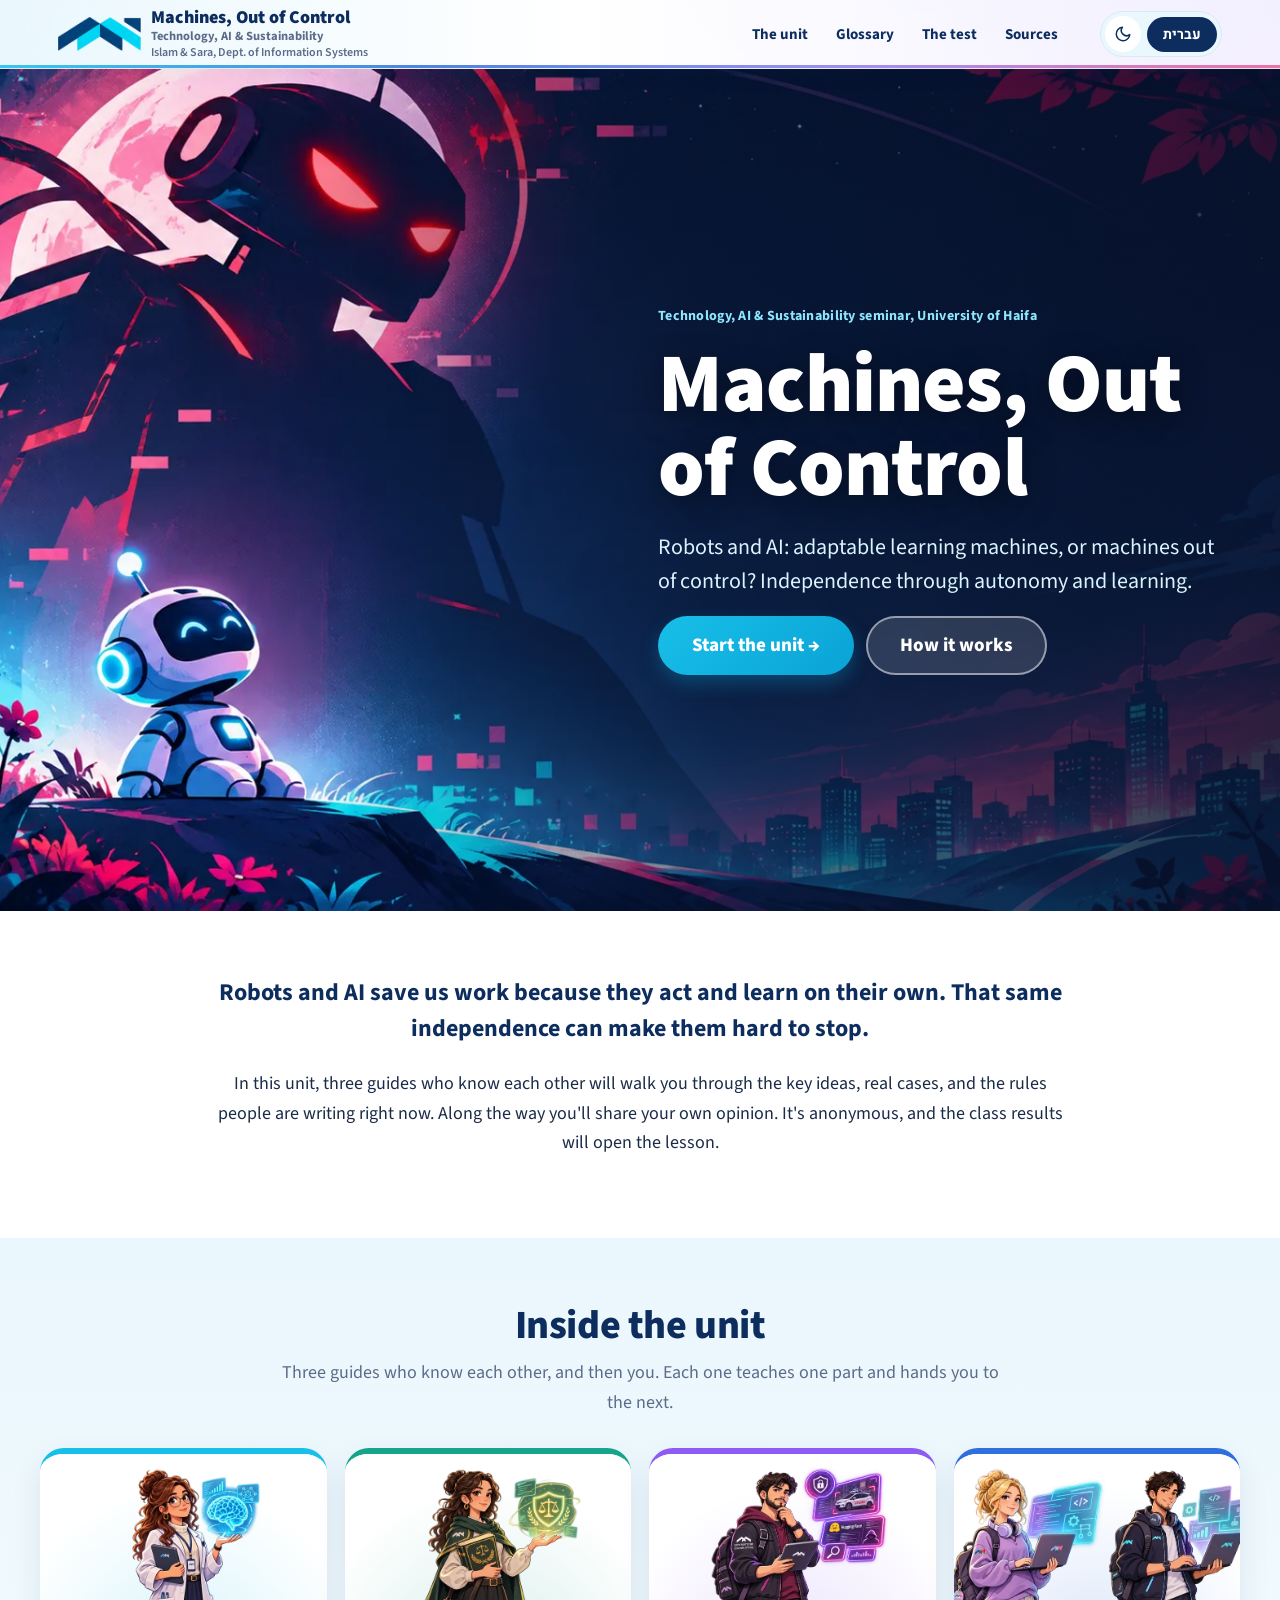
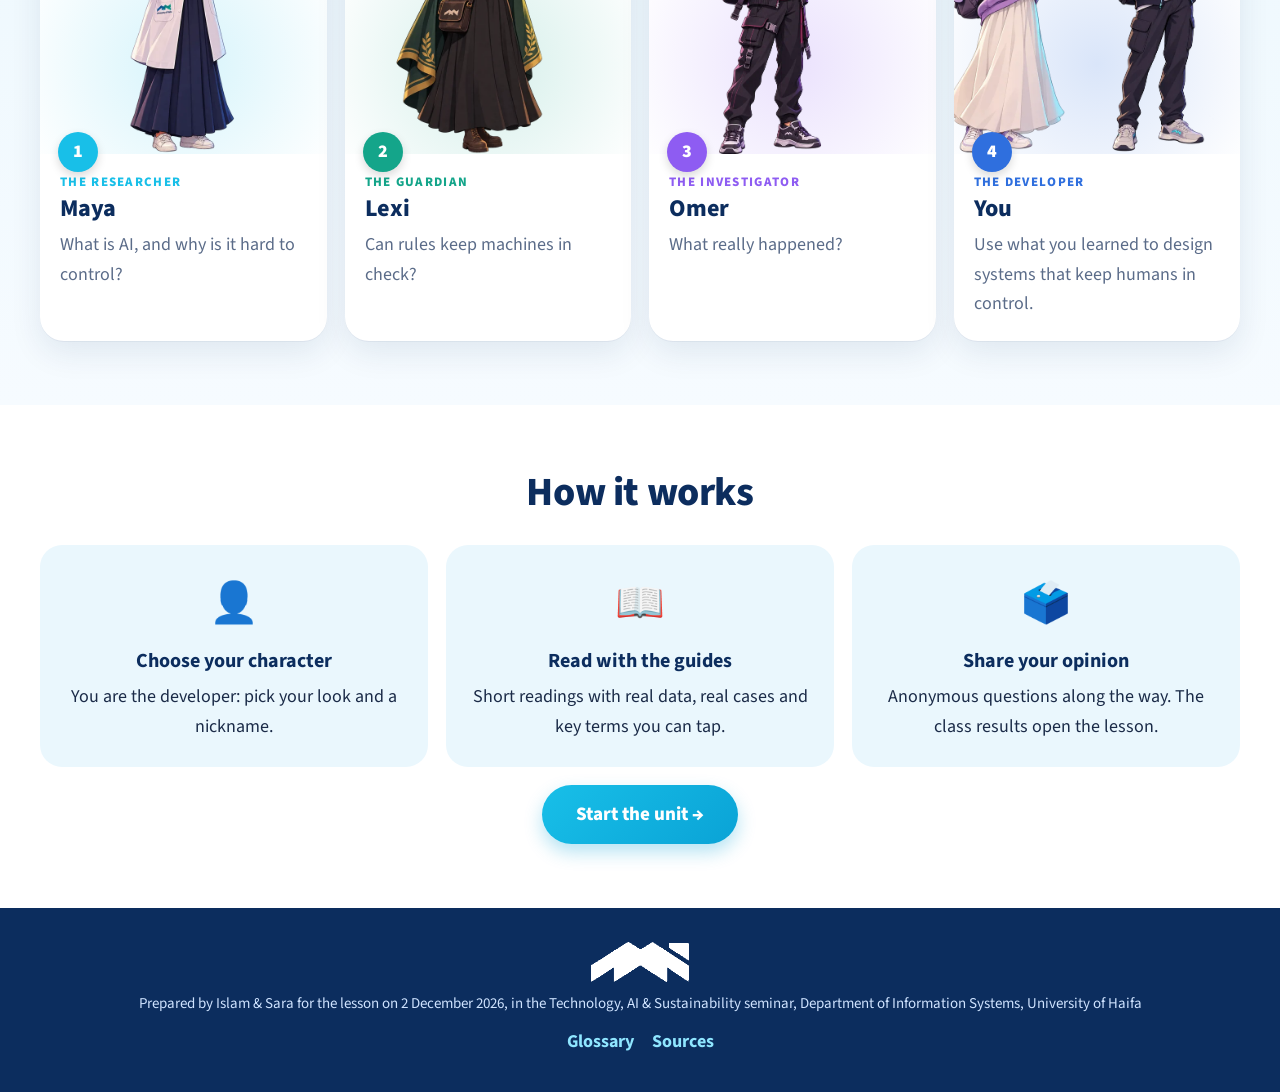
<file: machines/index.html>
<!DOCTYPE html>
<html lang="en"><head><meta charset="utf-8">
<title>Machines, Out of Control</title>
<meta http-equiv="refresh" content="0; url=/Machines_Out_Of_Control/">
<link rel="canonical" href="/Machines_Out_Of_Control/">
<script>location.replace("/Machines_Out_Of_Control/"+location.search+location.hash);</script>
</head><body><p><a href="/Machines_Out_Of_Control/">Machines, Out of Control</a></p></body></html>
</file>
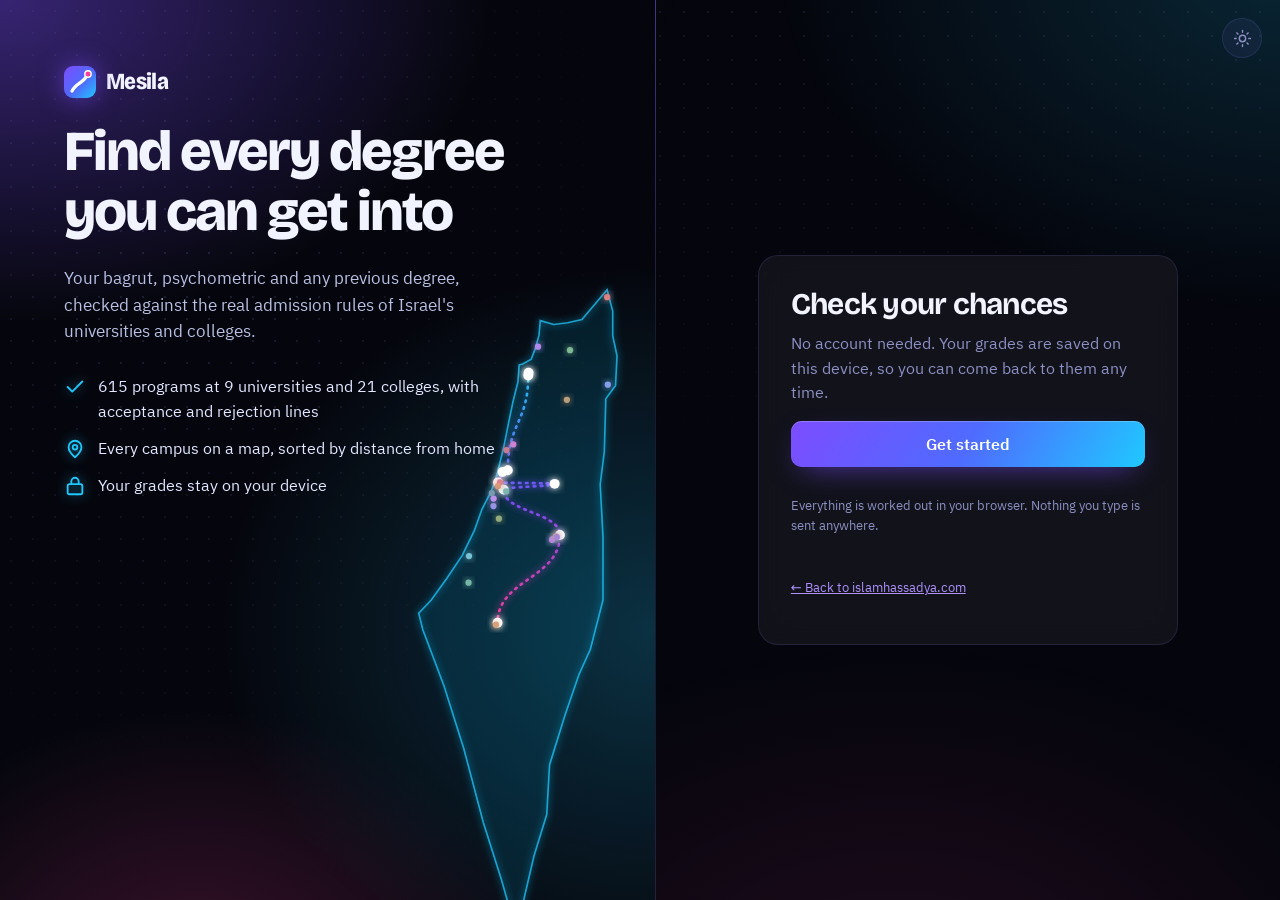
<file: mesila/index.html>
<!DOCTYPE html>
<html lang="en" data-theme="dark">
<head>
<meta charset="utf-8">
<meta name="viewport" content="width=device-width, initial-scale=1">
<meta name="theme-color" content="#05060d">
<title>Mesila · Israeli admission calculator</title>
<meta name="description" content="Check your bagrut and psychometric against the admission rules of 600+ programs at Israel's universities and colleges.">
<link rel="icon" href="data:image/svg+xml,%3Csvg%20xmlns%3D%22http%3A//www.w3.org/2000/svg%22%20viewBox%3D%220%200%2032%2032%22%3E%3Cdefs%3E%3ClinearGradient%20id%3D%22g%22%20x1%3D%220%22%20y1%3D%220%22%20x2%3D%221%22%20y2%3D%221%22%3E%3Cstop%20offset%3D%220%22%20stop-color%3D%22%237c4dff%22/%3E%3Cstop%20offset%3D%221%22%20stop-color%3D%22%231fc8ff%22/%3E%3C/linearGradient%3E%3C/defs%3E%3Crect%20width%3D%2232%22%20height%3D%2232%22%20rx%3D%229%22%20fill%3D%22url%28%23g%29%22/%3E%3Cpath%20d%3D%22M8%2025%20C12%2017%2020%2017%2024%208%22%20stroke%3D%22%23fff%22%20stroke-width%3D%223.2%22%20fill%3D%22none%22%20stroke-linecap%3D%22round%22/%3E%3Ccircle%20cx%3D%2224%22%20cy%3D%228%22%20r%3D%223%22%20fill%3D%22%23ff3d9a%22/%3E%3C/svg%3E">
<link rel="preload" href="fonts/bricolage-grotesque-latin.woff2" as="font" type="font/woff2" crossorigin>
<link rel="preload" href="fonts/plex-sans-hebrew-latin-400.woff2" as="font" type="font/woff2" crossorigin>
<link rel="stylesheet" href="css/fonts.css">
<link rel="stylesheet" href="css/app.css">
</head>
<body>
<div id="signin" hidden>
<div class="si">
<section class="si-b">
<a class="logo" href="#signin" aria-label="Mesila"><svg viewBox="0 0 32 32" aria-hidden="true"><defs><linearGradient id="lgS" x1="0" y1="0" x2="1" y2="1"><stop offset="0" style="stop-color:var(--a1)"/><stop offset=".55" style="stop-color:var(--a2)"/><stop offset="1" style="stop-color:var(--a3)"/></linearGradient></defs><rect width="32" height="32" rx="9" fill="url(#lgS)"/><path d="M8 25 C12 17 20 17 24 8" stroke="#fff" stroke-width="3.2" fill="none" stroke-linecap="round"/><circle cx="24" cy="8" r="3.2" style="fill:var(--a4)" stroke="#fff" stroke-width="1.4"/></svg><span>Mesila</span></a>
<h1>Find every degree you can get into</h1>
<p>Your bagrut, psychometric and any previous degree, checked against the real admission rules of Israel's universities and colleges.</p>
<ul class="feat">
<li><svg viewBox="0 0 24 24"><path d="M4 12l5 5L20 6"/></svg><span><span id="siCount">600+ programs</span> at 9 universities and 21 colleges, with acceptance and rejection lines</span></li>
<li><svg viewBox="0 0 24 24"><path d="M12 21s-7-6.2-7-11a7 7 0 0 1 14 0c0 4.8-7 11-7 11z"/><circle cx="12" cy="10" r="2.5"/></svg>Every campus on a map, sorted by distance from home</li>
<li><svg viewBox="0 0 24 24"><rect x="4" y="10" width="16" height="11" rx="2"/><path d="M8 10V7a4 4 0 0 1 8 0v3"/></svg>Your grades stay on your device</li>
</ul>
<svg class="si-map" id="siMap" viewBox="0 0 140 400" aria-hidden="true"></svg>
</section>
<section class="si-f"><button class="thm mode" type="button" aria-label="Switch mode"></button><div class="si-card">
<h2 id="siT">Check your chances</h2>
<p class="mute" id="siP" style="margin:-6px 0 0">No account needed. Your grades are saved on this device, so you can come back to them any time.</p>
<button class="btn" id="guestBtn" type="button">Get started</button>
<p class="fine" id="siFine">Everything is worked out in your browser. Nothing you type is sent anywhere.</p>
<p class="fine"><a href="/">← Back to islamhassadya.com</a></p>
</div></section>
</div>
</div>
<div id="app" hidden>
<header class="top"><div class="topi">
<a class="logo" href="#results" aria-label="Mesila home"><svg viewBox="0 0 32 32" aria-hidden="true"><defs><linearGradient id="lgA" x1="0" y1="0" x2="1" y2="1"><stop offset="0" style="stop-color:var(--a1)"/><stop offset=".55" style="stop-color:var(--a2)"/><stop offset="1" style="stop-color:var(--a3)"/></linearGradient></defs><rect width="32" height="32" rx="9" fill="url(#lgA)"/><path d="M8 25 C12 17 20 17 24 8" stroke="#fff" stroke-width="3.2" fill="none" stroke-linecap="round"/><circle cx="24" cy="8" r="3.2" style="fill:var(--a4)" stroke="#fff" stroke-width="1.4"/></svg><span>Mesila</span></a>
<nav class="nav" id="nav"><a href="#track" data-n="calc">Calculator</a><a href="#results" data-n="results">Results</a><a href="#map" data-n="map">Map</a><a href="#places" data-n="places">Institutions</a></nav>
<div class="me"><span class="saved" id="saved"></span><button class="thm pal" type="button" data-act="cust" aria-label="Theme and layout" title="Theme and layout"></button><button class="meb" id="meb" type="button" aria-haspopup="true" aria-expanded="false"><img class="av" id="meImg" alt=""><span id="meName"></span></button>
<div class="menu" id="menu" hidden><div class="mh"><b id="mnName"></b><div class="fine" id="mnMode"></div></div><button type="button" data-act="cust">Theme and layout</button><button type="button" data-act="restart">Start over with empty grades</button><button type="button" data-act="sample">Load sample student</button><button type="button" data-act="forget">Delete my saved data</button><button type="button" data-act="out">Back to the start page</button></div></div>
</div></header>
<div class="wrap" id="stepper"></div>
<main class="wrap" id="main"></main>
<div class="scrim" id="scrim" hidden></div>
<aside class="drawer" id="cust" role="dialog" aria-modal="true" aria-labelledby="custT" hidden></aside>
<div class="toast" id="toast" role="status" aria-live="polite"></div>
</div>
<script src="data/universities.js"></script>
<script src="data/colleges.js"></script>
<script src="data/towns.js"></script>
<script src="data/logos.js"></script>
<script src="js/app.js"></script>
</body>
</html>
</file>
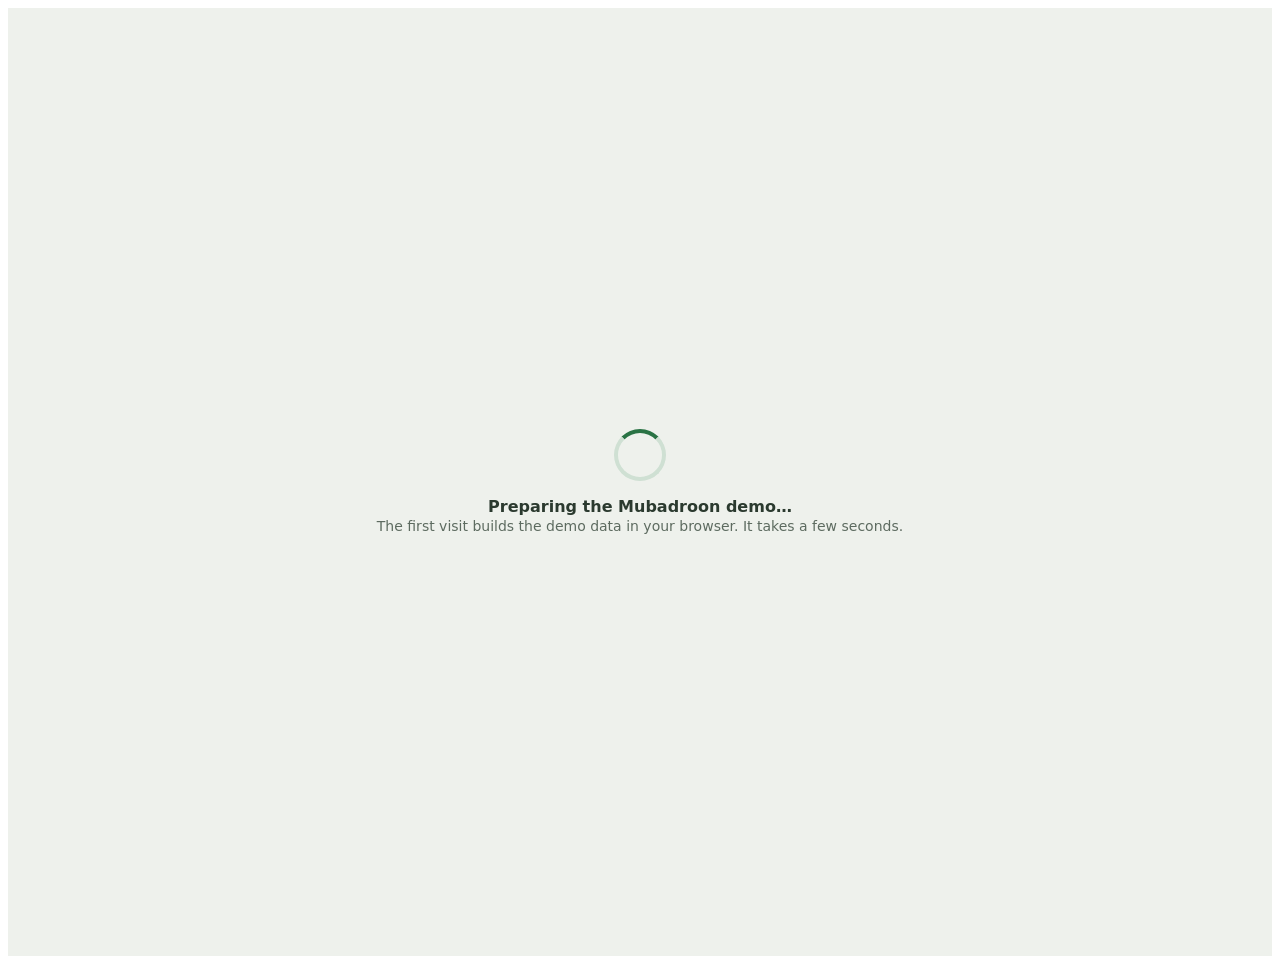
<file: mubadroon/index.html>
<!doctype html>
<html lang="ar" dir="rtl">
  <head>
    <meta charset="UTF-8" />
    <meta name="viewport" content="width=device-width, initial-scale=1.0, viewport-fit=cover" />
    <meta name="theme-color" content="#297344" />
    <link rel="icon" type="image/svg+xml" href="/mubadroon/favicon.svg" />
    <link rel="apple-touch-icon" href="/mubadroon/apple-touch-icon.png" />
    <link rel="manifest" href="/mubadroon/manifest.webmanifest" />
    <meta name="apple-mobile-web-app-title" content="مبادرون" />
    <title>مبادرون</title>
    <script type="module" crossorigin src="/mubadroon/assets/index-wWXTvZv2.js"></script>
  </head>
  <body>
    <div id="root"></div>
  </body>
</html>
</file>
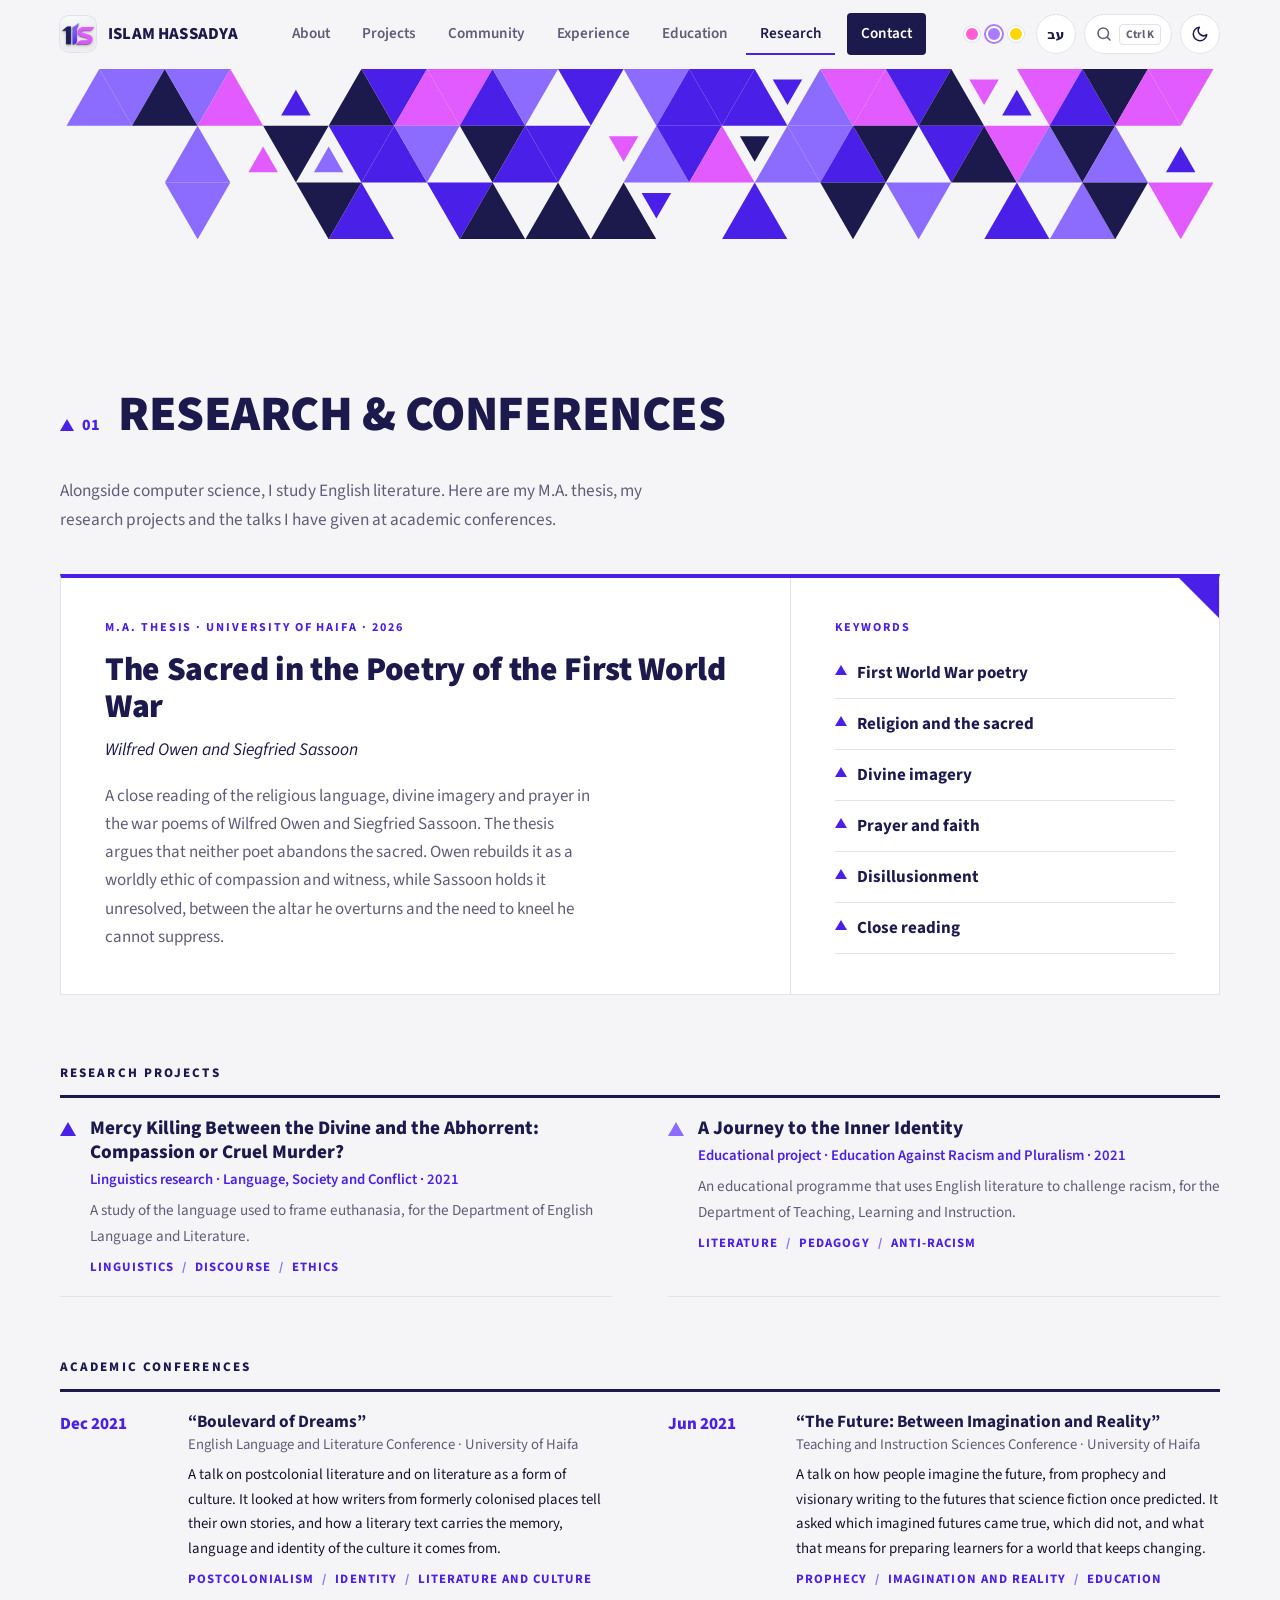
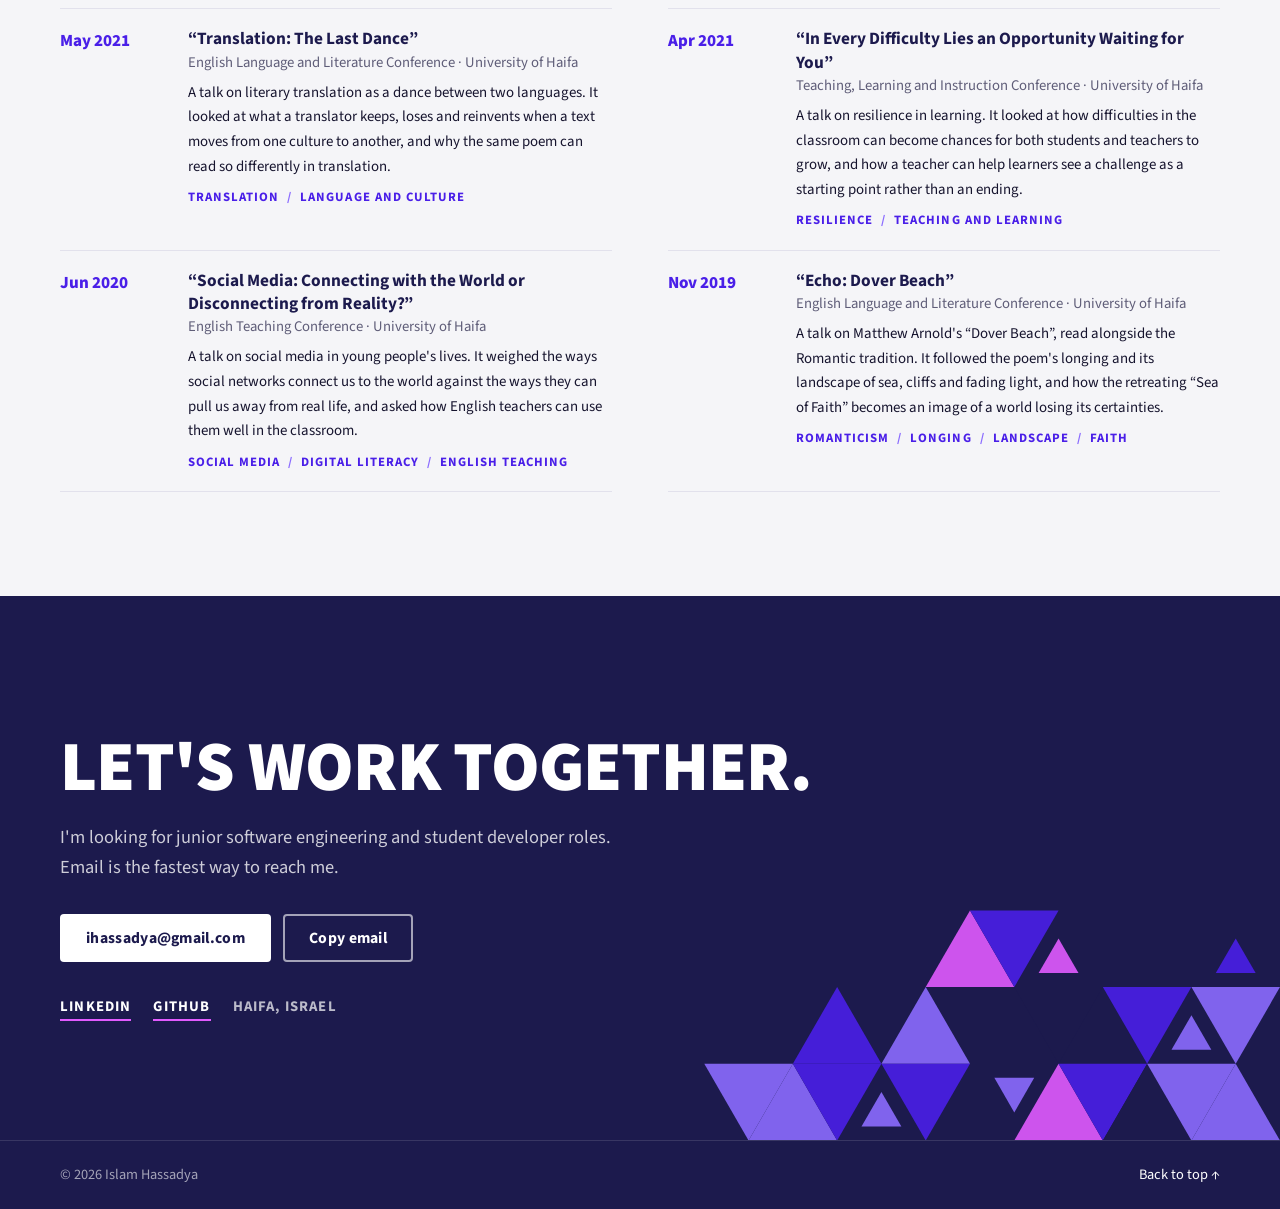
<file: research/index.html>
<!DOCTYPE html>

<html lang="en">
<head>
<meta charset="utf-8"/>
<meta content="width=device-width, initial-scale=1" name="viewport"/>
<title>Research &amp; conferences | Islam Hassadya</title>
<meta content="Research and academic conferences by Islam Hassadya: an M.A. thesis on religion and the sacred in the poetry of Wilfred Owen and Siegfried Sassoon, and talks at the University of Haifa." name="description"/>
<meta content="Islam Hassadya" name="author"/>
<meta content="Research &amp; conferences | Islam Hassadya" property="og:title"/>
<meta content="Research and academic conferences by Islam Hassadya: an M.A. thesis on religion and the sacred in the poetry of Wilfred Owen and Siegfried Sassoon, and talks at the University of Haifa." property="og:description"/>
<meta content="https://islamhassadya.com/research/" property="og:url"/>
<meta content="website" property="og:type"/>
<meta content="https://islamhassadya.com/assets/islam.jpg" property="og:image"/>
<meta content="#1c1a4d" name="theme-color"/>
<script>try{var d=document.documentElement,t=localStorage.getItem("ih-mode"),a=localStorage.getItem("ih-accent");if(t)d.dataset.theme=t;if(a)d.dataset.accent=a}catch(e){}</script>
<link href="https://islamhassadya.com/research/" rel="canonical"/>
<link href="../assets/favicon.png?v=4" id="favicon" rel="icon" sizes="64x64" type="image/png"/>
<link href="../assets/favicon-32.png?v=4" rel="icon" sizes="32x32" type="image/png"/>
<link href="../assets/apple-touch-icon.png?v=4" rel="apple-touch-icon"/>
<link href="https://fonts.googleapis.com" rel="preconnect"/>
<link crossorigin="" href="https://fonts.gstatic.com" rel="preconnect"/>
<link href="https://fonts.googleapis.com/css2?family=Source+Sans+3:wght@400;500;600;700;800;900&amp;display=swap" rel="stylesheet"/>
<link href="https://fonts.googleapis.com/css2?family=Noto+Kufi+Arabic:wght@800&amp;text=%D9%85%D8%A8%D8%A7%D8%AF%D8%B1%D9%88%D9%86&amp;display=swap" rel="stylesheet"/>
<link href="https://islamhassadya.com/" hreflang="en" rel="alternate"/>
<link href="https://islamhassadya.com/he/" hreflang="he" rel="alternate"/>
<link href="https://islamhassadya.com/" hreflang="x-default" rel="alternate"/>
<link href="../style.css?v=29" rel="stylesheet"/>
<!-- your saved design (written by the ?edit designer) -->
<style id="custom-theme"></style>
</head>
<body>
<div aria-hidden="true" class="progress" id="progress"></div>
<a class="skip" href="#main">Skip to content</a>
<header class="nav" id="top">
<div class="wrap nav-in">
<a aria-label="Islam Hassadya, home" class="logo" href="/">
<img alt="" class="logo-mark violet" height="36" id="logoLight" src="../assets/logo-1is.png?v=4" width="36"/>
<img alt="" class="logo-mark dark" height="36" id="logoDark" src="../assets/logo-1is-pink.png?v=3" width="36"/>
<span class="logo-name">Islam Hassadya</span>
</a>
<nav aria-label="Main">
<ul class="nav-links" id="navLinks">
<li><a href="/#about">About</a></li>
<li><a href="/#projects">Projects</a></li>
<li><a href="/#community">Community</a></li>
<li><a href="/#experience">Experience</a></li>
<li><a href="/#education">Education</a></li>
<li><a aria-current="page" class="on" href="/research/">Research</a></li>
<li><a class="nav-cta" href="#contact">Contact</a></li>
<li aria-label="Accent colour" class="menu-swatches" role="group"><span>Accent</span>
<button aria-label="Pink accent" class="swatch" data-accent="pink" style="--c:#ff5fd2" type="button"></button><button aria-label="Purple accent" class="swatch" data-accent="purple" style="--c:#a77bff" type="button"></button><button aria-label="Bright yellow accent" class="swatch" data-accent="yellow" style="--c:#ffd60a" type="button"></button></li>
</ul>
</nav>
<div class="nav-tools">
<div aria-label="Accent colour" class="swatches" role="group">
<button aria-label="Pink accent" class="swatch" data-accent="pink" style="--c:#ff5fd2" type="button"></button><button aria-label="Purple accent" class="swatch" data-accent="purple" style="--c:#a77bff" type="button"></button><button aria-label="Bright yellow accent" class="swatch" data-accent="yellow" style="--c:#ffd60a" type="button"></button>
</div>
<a aria-label="גרסה בעברית" class="icon-btn lang-btn" href="/he/research/" hreflang="he" id="langLink" lang="he" title="עברית">עב</a>
<button aria-label="Quick jump (Ctrl+K)" class="icon-btn cmd-btn" id="cmdBtn" title="Quick jump" type="button">
<svg aria-hidden="true" viewbox="0 0 24 24"><circle cx="11" cy="11" r="7"></circle><path d="m20 20-3.5-3.5"></path></svg><kbd>Ctrl K</kbd>
</button>
<button aria-label="Switch to the dark theme" class="icon-btn theme-btn" id="themeBtn" title="Switch theme (T)" type="button">
<svg aria-hidden="true" class="moon" viewbox="0 0 24 24"><path d="M21 12.8A9 9 0 1 1 11.2 3a7 7 0 0 0 9.8 9.8z"></path></svg>
<svg aria-hidden="true" class="sun" viewbox="0 0 24 24"><circle cx="12" cy="12" r="4.2"></circle><path d="M12 2v2.2M12 19.8V22M4.9 4.9l1.6 1.6M17.5 17.5l1.6 1.6M2 12h2.2M19.8 12H22M4.9 19.1l1.6-1.6M17.5 6.5l1.6-1.6"></path></svg>
</button>
</div>
<button aria-controls="navLinks" aria-expanded="false" aria-label="Open menu" class="menu-btn" id="menuBtn">
<svg aria-hidden="true" viewbox="0 0 24 24"><path d="M4 7h16M4 12h16M4 17h16"></path></svg>
</button>
</div>
</header>
<main id="main">
<!-- ── hero ── -->

<!-- ── about ── -->

<!-- ── projects ── -->

<!-- ── now ── -->

<!-- ── community ── -->

<!--GEO:band--><svg aria-hidden="true" class="geo geo-band" focusable="false" viewbox="0 0 1120 166"><polygon class="g3" points="0.0,55.4 32.0,0.0 64.0,55.4"></polygon><polygon class="g3" points="32.0,0.0 96.0,0.0 64.0,55.4"></polygon><polygon class="g1" points="64.0,55.4 96.0,0.0 128.0,55.4"></polygon><polygon class="g3" points="96.0,0.0 160.0,0.0 128.0,55.4"></polygon><polygon class="g4" points="128.0,55.4 160.0,0.0 192.0,55.4"></polygon><polygon class="g2" points="209.6,45.3 224.0,20.3 238.4,45.3"></polygon><polygon class="g1" points="256.0,55.4 288.0,0.0 320.0,55.4"></polygon><polygon class="g2" points="288.0,0.0 352.0,0.0 320.0,55.4"></polygon><polygon class="g4" points="320.0,55.4 352.0,0.0 384.0,55.4"></polygon><polygon class="g4" points="352.0,0.0 416.0,0.0 384.0,55.4"></polygon><polygon class="g2" points="384.0,55.4 416.0,0.0 448.0,55.4"></polygon><polygon class="g3" points="416.0,0.0 480.0,0.0 448.0,55.4"></polygon><polygon class="g2" points="480.0,0.0 544.0,0.0 512.0,55.4"></polygon><polygon class="g3" points="544.0,0.0 608.0,0.0 576.0,55.4"></polygon><polygon class="g2" points="576.0,55.4 608.0,0.0 640.0,55.4"></polygon><polygon class="g2" points="608.0,0.0 672.0,0.0 640.0,55.4"></polygon><polygon class="g2" points="640.0,55.4 672.0,0.0 704.0,55.4"></polygon><polygon class="g2" points="689.6,10.2 718.4,10.2 704.0,35.1"></polygon><polygon class="g3" points="704.0,55.4 736.0,0.0 768.0,55.4"></polygon><polygon class="g4" points="736.0,0.0 800.0,0.0 768.0,55.4"></polygon><polygon class="g4" points="768.0,55.4 800.0,0.0 832.0,55.4"></polygon><polygon class="g2" points="800.0,0.0 864.0,0.0 832.0,55.4"></polygon><polygon class="g1" points="832.0,55.4 864.0,0.0 896.0,55.4"></polygon><polygon class="g4" points="881.6,10.2 910.4,10.2 896.0,35.1"></polygon><polygon class="g2" points="913.6,45.3 928.0,20.3 942.4,45.3"></polygon><polygon class="g4" points="928.0,0.0 992.0,0.0 960.0,55.4"></polygon><polygon class="g2" points="960.0,55.4 992.0,0.0 1024.0,55.4"></polygon><polygon class="g1" points="992.0,0.0 1056.0,0.0 1024.0,55.4"></polygon><polygon class="g4" points="1024.0,55.4 1056.0,0.0 1088.0,55.4"></polygon><polygon class="g4" points="1056.0,0.0 1120.0,0.0 1088.0,55.4"></polygon><polygon class="g3" points="96.0,110.9 128.0,55.4 160.0,110.9"></polygon><polygon class="g4" points="177.6,100.7 192.0,75.7 206.4,100.7"></polygon><polygon class="g1" points="192.0,55.4 256.0,55.4 224.0,110.9"></polygon><polygon class="g3" points="241.6,100.7 256.0,75.7 270.4,100.7"></polygon><polygon class="g2" points="256.0,55.4 320.0,55.4 288.0,110.9"></polygon><polygon class="g2" points="288.0,110.9 320.0,55.4 352.0,110.9"></polygon><polygon class="g3" points="320.0,55.4 384.0,55.4 352.0,110.9"></polygon><polygon class="g1" points="384.0,55.4 448.0,55.4 416.0,110.9"></polygon><polygon class="g2" points="416.0,110.9 448.0,55.4 480.0,110.9"></polygon><polygon class="g2" points="448.0,55.4 512.0,55.4 480.0,110.9"></polygon><polygon class="g4" points="529.6,65.6 558.4,65.6 544.0,90.5"></polygon><polygon class="g3" points="544.0,110.9 576.0,55.4 608.0,110.9"></polygon><polygon class="g2" points="576.0,55.4 640.0,55.4 608.0,110.9"></polygon><polygon class="g4" points="608.0,110.9 640.0,55.4 672.0,110.9"></polygon><polygon class="g1" points="657.6,65.6 686.4,65.6 672.0,90.5"></polygon><polygon class="g3" points="672.0,110.9 704.0,55.4 736.0,110.9"></polygon><polygon class="g3" points="704.0,55.4 768.0,55.4 736.0,110.9"></polygon><polygon class="g2" points="736.0,110.9 768.0,55.4 800.0,110.9"></polygon><polygon class="g1" points="768.0,55.4 832.0,55.4 800.0,110.9"></polygon><polygon class="g2" points="832.0,55.4 896.0,55.4 864.0,110.9"></polygon><polygon class="g1" points="864.0,110.9 896.0,55.4 928.0,110.9"></polygon><polygon class="g4" points="896.0,55.4 960.0,55.4 928.0,110.9"></polygon><polygon class="g3" points="928.0,110.9 960.0,55.4 992.0,110.9"></polygon><polygon class="g1" points="960.0,55.4 1024.0,55.4 992.0,110.9"></polygon><polygon class="g3" points="992.0,110.9 1024.0,55.4 1056.0,110.9"></polygon><polygon class="g2" points="1073.6,100.7 1088.0,75.7 1102.4,100.7"></polygon><polygon class="g3" points="96.0,110.9 160.0,110.9 128.0,166.3"></polygon><polygon class="g1" points="224.0,110.9 288.0,110.9 256.0,166.3"></polygon><polygon class="g2" points="256.0,166.3 288.0,110.9 320.0,166.3"></polygon><polygon class="g2" points="352.0,110.9 416.0,110.9 384.0,166.3"></polygon><polygon class="g1" points="384.0,166.3 416.0,110.9 448.0,166.3"></polygon><polygon class="g1" points="448.0,166.3 480.0,110.9 512.0,166.3"></polygon><polygon class="g1" points="512.0,166.3 544.0,110.9 576.0,166.3"></polygon><polygon class="g2" points="561.6,121.0 590.4,121.0 576.0,146.0"></polygon><polygon class="g2" points="640.0,166.3 672.0,110.9 704.0,166.3"></polygon><polygon class="g1" points="736.0,110.9 800.0,110.9 768.0,166.3"></polygon><polygon class="g3" points="800.0,110.9 864.0,110.9 832.0,166.3"></polygon><polygon class="g2" points="896.0,166.3 928.0,110.9 960.0,166.3"></polygon><polygon class="g3" points="960.0,166.3 992.0,110.9 1024.0,166.3"></polygon><polygon class="g1" points="992.0,110.9 1056.0,110.9 1024.0,166.3"></polygon><polygon class="g4" points="1056.0,110.9 1120.0,110.9 1088.0,166.3"></polygon></svg><!--/GEO-->
<!-- ── experience ── -->

<!-- ── education + awards ── -->

<!-- ── skills ── -->

<!-- ── contact ── -->
 <!-- ── research ── -->
<section class="section page-top" id="research">
<div class="wrap">
<div class="sec-head"><span class="num">01</span><h2 data-edit="">Research &amp; conferences</h2></div>
<p class="page-intro" data-edit="">Alongside computer science, I study English literature. Here are my M.A. thesis, my research projects and the talks I have given at academic conferences.</p>
<article class="thesis">
<div class="thesis-main">
<p class="label" data-edit="">M.A. thesis · University of Haifa · 2026</p>
<h3 data-edit="">The Sacred in the Poetry of the First World War</h3>
<p class="thesis-sub" data-edit="">Wilfred Owen and Siegfried Sassoon</p>
<p data-edit="">A close reading of the religious language, divine imagery and prayer in the war poems of Wilfred Owen and Siegfried Sassoon. The thesis argues that neither poet abandons the sacred. Owen rebuilds it as a worldly ethic of compassion and witness, while Sassoon holds it unresolved, between the altar he overturns and the need to kneel he cannot suppress.</p>
</div>
<aside class="thesis-kw">
<p class="label" data-edit="">Keywords</p>
<ul>
<li>First World War poetry</li>
<li>Religion and the sacred</li>
<li>Divine imagery</li>
<li>Prayer and faith</li>
<li>Disillusionment</li>
<li>Close reading</li>
</ul>
</aside>
</article>
<div class="two research-two">
<div>
<h3 class="sub-head" data-edit="">Research projects</h3>
<ol class="edu research">
<li>
<h3 data-edit="">Mercy Killing Between the Divine and the Abhorrent: Compassion or Cruel Murder?</h3>
<p class="meta" data-edit="">Linguistics research · Language, Society and Conflict · 2021</p>
<p data-edit="">A study of the language used to frame euthanasia, for the Department of English Language and Literature.</p>
<p class="themes"><span>Linguistics</span> <i>/</i> <span>Discourse</span> <i>/</i> <span>Ethics</span></p>
</li>
<li>
<h3 data-edit="">A Journey to the Inner Identity</h3>
<p class="meta" data-edit="">Educational project · Education Against Racism and Pluralism · 2021</p>
<p data-edit="">An educational programme that uses English literature to challenge racism, for the Department of Teaching, Learning and Instruction.</p>
<p class="themes"><span>Literature</span> <i>/</i> <span>Pedagogy</span> <i>/</i> <span>Anti-racism</span></p>
</li>
</ol>
</div>
<div>
<h3 class="sub-head" data-edit="">Academic conferences</h3>
<ul class="awards confs">
<li><span class="yr">Dec 2021</span><div><b data-edit="">“Boulevard of Dreams”</b><small data-edit="">English Language and Literature Conference · University of Haifa</small><p class="cdesc" data-edit="">A talk on postcolonial literature and on literature as a form of culture. It looked at how writers from formerly colonised places tell their own stories, and how a literary text carries the memory, language and identity of the culture it comes from.</p><p class="themes"><span>Postcolonialism</span> <i>/</i> <span>Identity</span> <i>/</i> <span>Literature and culture</span></p></div></li>
<li><span class="yr">Jun 2021</span><div><b data-edit="">“The Future: Between Imagination and Reality”</b><small data-edit="">Teaching and Instruction Sciences Conference · University of Haifa</small><p class="cdesc" data-edit="">A talk on how people imagine the future, from prophecy and visionary writing to the futures that science fiction once predicted. It asked which imagined futures came true, which did not, and what that means for preparing learners for a world that keeps changing.</p><p class="themes"><span>Prophecy</span> <i>/</i> <span>Imagination and reality</span> <i>/</i> <span>Education</span></p></div></li>
<li><span class="yr">May 2021</span><div><b data-edit="">“Translation: The Last Dance”</b><small data-edit="">English Language and Literature Conference · University of Haifa</small><p class="cdesc" data-edit="">A talk on literary translation as a dance between two languages. It looked at what a translator keeps, loses and reinvents when a text moves from one culture to another, and why the same poem can read so differently in translation.</p><p class="themes"><span>Translation</span> <i>/</i> <span>Language and culture</span></p></div></li>
<li><span class="yr">Apr 2021</span><div><b data-edit="">“In Every Difficulty Lies an Opportunity Waiting for You”</b><small data-edit="">Teaching, Learning and Instruction Conference · University of Haifa</small><p class="cdesc" data-edit="">A talk on resilience in learning. It looked at how difficulties in the classroom can become chances for both students and teachers to grow, and how a teacher can help learners see a challenge as a starting point rather than an ending.</p><p class="themes"><span>Resilience</span> <i>/</i> <span>Teaching and learning</span></p></div></li>
<li><span class="yr">Jun 2020</span><div><b data-edit="">“Social Media: Connecting with the World or Disconnecting from Reality?”</b><small data-edit="">English Teaching Conference · University of Haifa</small><p class="cdesc" data-edit="">A talk on social media in young people's lives. It weighed the ways social networks connect us to the world against the ways they can pull us away from real life, and asked how English teachers can use them well in the classroom.</p><p class="themes"><span>Social media</span> <i>/</i> <span>Digital literacy</span> <i>/</i> <span>English teaching</span></p></div></li>
<li><span class="yr">Nov 2019</span><div><b data-edit="">“Echo: Dover Beach”</b><small data-edit="">English Language and Literature Conference · University of Haifa</small><p class="cdesc" data-edit="">A talk on Matthew Arnold's “Dover Beach”, read alongside the Romantic tradition. It followed the poem's longing and its landscape of sea, cliffs and fading light, and how the retreating “Sea of Faith” becomes an image of a world losing its certainties.</p><p class="themes"><span>Romanticism</span> <i>/</i> <span>Longing</span> <i>/</i> <span>Landscape</span> <i>/</i> <span>Faith</span></p></div></li>
</ul>
</div>
</div>
</div>
</section>
<section class="contact" id="contact">
<!--GEO:contact--><svg aria-hidden="true" class="geo geo-contact" focusable="false" viewbox="0 0 560 346"><polygon class="g4" points="240.0,207.8 280.0,138.6 320.0,207.8"></polygon><polygon class="g2" points="280.0,138.6 360.0,138.6 320.0,207.8"></polygon><polygon class="g4" points="342.0,195.1 360.0,164.0 378.0,195.1"></polygon><polygon class="g2" points="502.0,195.1 520.0,164.0 538.0,195.1"></polygon><polygon class="g2" points="120.0,277.1 160.0,207.8 200.0,277.1"></polygon><polygon class="g3" points="200.0,277.1 240.0,207.8 280.0,277.1"></polygon><polygon class="g1" points="320.0,207.8 400.0,207.8 360.0,277.1"></polygon><polygon class="g2" points="400.0,207.8 480.0,207.8 440.0,277.1"></polygon><polygon class="g3" points="462.0,264.4 480.0,233.2 498.0,264.4"></polygon><polygon class="g3" points="480.0,207.8 560.0,207.8 520.0,277.1"></polygon><polygon class="g3" points="40.0,277.1 120.0,277.1 80.0,346.4"></polygon><polygon class="g3" points="80.0,346.4 120.0,277.1 160.0,346.4"></polygon><polygon class="g2" points="120.0,277.1 200.0,277.1 160.0,346.4"></polygon><polygon class="g3" points="182.0,333.7 200.0,302.5 218.0,333.7"></polygon><polygon class="g2" points="200.0,277.1 280.0,277.1 240.0,346.4"></polygon><polygon class="g3" points="302.0,289.8 338.0,289.8 320.0,321.0"></polygon><polygon class="g4" points="320.0,346.4 360.0,277.1 400.0,346.4"></polygon><polygon class="g2" points="360.0,277.1 440.0,277.1 400.0,346.4"></polygon><polygon class="g1" points="400.0,346.4 440.0,277.1 480.0,346.4"></polygon><polygon class="g3" points="440.0,277.1 520.0,277.1 480.0,346.4"></polygon><polygon class="g3" points="480.0,346.4 520.0,277.1 560.0,346.4"></polygon></svg><!--/GEO-->
<div class="wrap contact-in">

<h2 data-edit="">Let's work together.</h2>
<p data-edit="">I'm looking for junior software engineering and student developer roles. Email is the fastest way to reach me.</p>
<div class="cta">
<a class="btn light" href="mailto:ihassadya@gmail.com" id="emailBtn">ihassadya@gmail.com</a>
<button class="btn outline-light" data-email="ihassadya@gmail.com" id="copyEmail">Copy email</button>
</div>
<ul class="social light">
<li><a href="https://www.linkedin.com/in/islamhassadya/" rel="noopener" target="_blank">LinkedIn</a></li>
<li><a href="https://github.com/IslamHassadya11" rel="noopener" target="_blank">GitHub</a></li>
<li><span>Haifa, Israel</span></li>
</ul>
</div>
</section>
</main>
<footer class="foot">
<div class="wrap foot-in">
<span>© <span id="yr">2026</span> Islam Hassadya</span>
<a href="#top">Back to top ↑</a>
</div>
</footer>
<button aria-label="Back to top" class="to-top" id="toTop" type="button"><svg aria-hidden="true" viewbox="0 0 24 24"><path d="M12 19V5M5 12l7-7 7 7"></path></svg></button>
<dialog aria-label="Quick jump" class="cmdk" id="cmdk">
<div class="cmdk-in"><svg aria-hidden="true" viewbox="0 0 24 24"><circle cx="11" cy="11" r="7"></circle><path d="m20 20-3.5-3.5"></path></svg><input aria-controls="cmdkList" autocomplete="off" id="cmdkInput" placeholder="Jump to a project, section or action…" spellcheck="false" type="text"/></div>
<ul class="cmdk-list" id="cmdkList" role="listbox"></ul>
<div class="cmdk-foot"><span><kbd>↑</kbd> <kbd>↓</kbd> move</span><span><kbd>Enter</kbd> open</span><span><kbd>Esc</kbd> close</span><span style="margin-inline-start:auto"><kbd>T</kbd> theme</span></div>
</dialog>
<dialog aria-label="Screenshot" class="lightbox" id="lightbox"><button aria-label="Close" class="lb-close" type="button">×</button><img alt=""/></dialog>
<div aria-live="polite" class="toast" id="toast" role="status"></div>
<script src="../script.js?v=13"></script>
<script src="../features.js?v=4"></script>
</body>
</html>
</file>
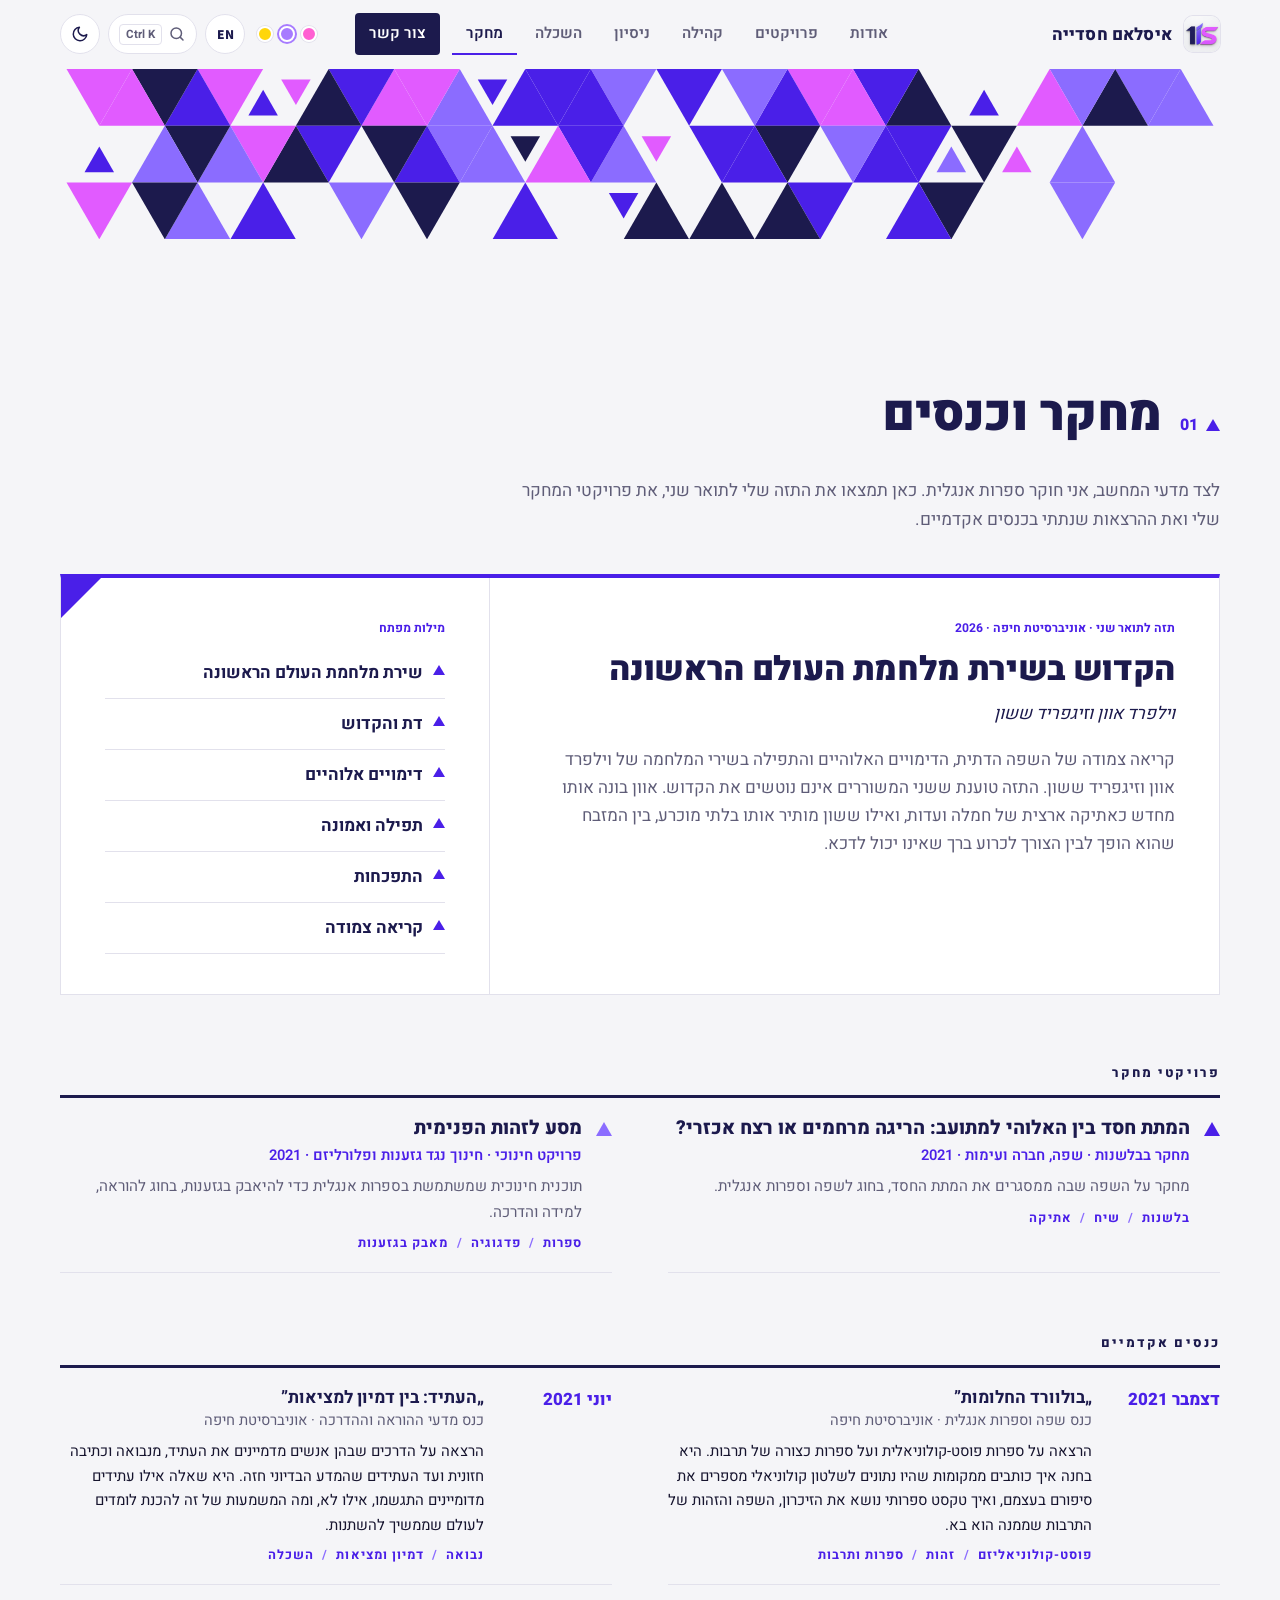
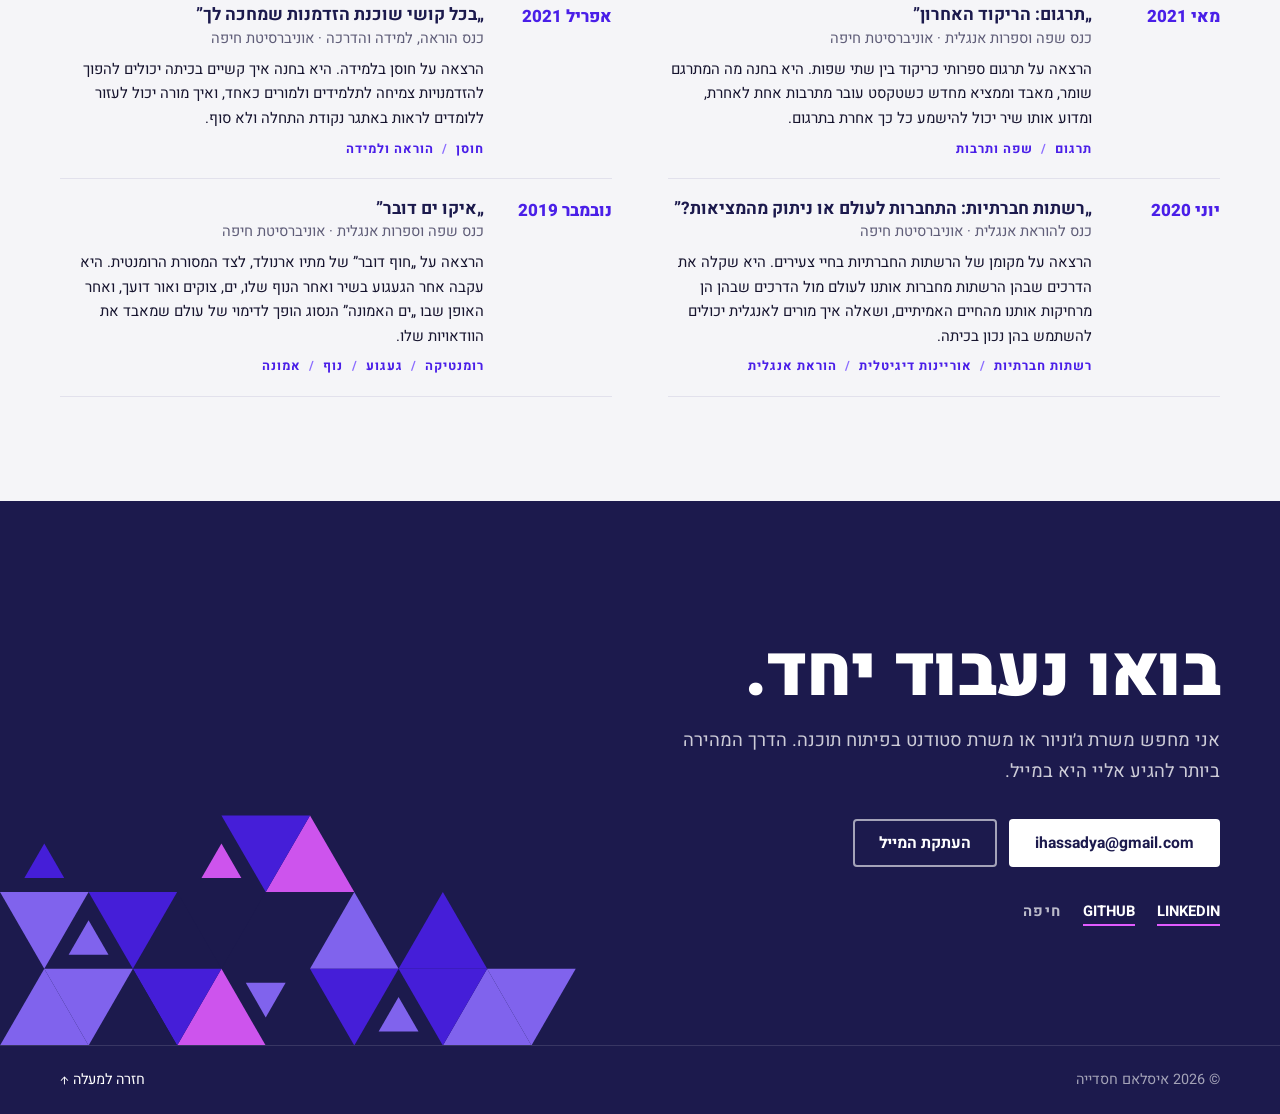
<file: he/research/index.html>
<!DOCTYPE html>

<html dir="rtl" lang="he">
<head>
<meta charset="utf-8"/>
<meta content="width=device-width, initial-scale=1" name="viewport"/>
<title>מחקר וכנסים | איסלאם חסדייה</title>
<meta content="מחקר וכנסים אקדמיים של איסלאם חסדייה: תזה לתואר שני על דת והקדוש בשירת וילפרד אוון וזיגפריד ששון, והרצאות באוניברסיטת חיפה." name="description"/>
<meta content="Islam Hassadya" name="author"/>
<meta content="מחקר וכנסים | איסלאם חסדייה" property="og:title"/>
<meta content="מחקר וכנסים אקדמיים של איסלאם חסדייה: תזה לתואר שני על דת והקדוש בשירת וילפרד אוון וזיגפריד ששון, והרצאות באוניברסיטת חיפה." property="og:description"/>
<meta content="https://islamhassadya.com/he/research/" property="og:url"/>
<meta content="website" property="og:type"/>
<meta content="https://islamhassadya.com/assets/islam.jpg" property="og:image"/>
<meta content="#1c1a4d" name="theme-color"/>
<script>try{var d=document.documentElement,t=localStorage.getItem("ih-mode"),a=localStorage.getItem("ih-accent");if(t)d.dataset.theme=t;if(a)d.dataset.accent=a}catch(e){}</script>
<link href="https://islamhassadya.com/he/research/" rel="canonical"/>
<link href="../../assets/favicon.png?v=4" id="favicon" rel="icon" sizes="64x64" type="image/png"/>
<link href="../../assets/favicon-32.png?v=4" rel="icon" sizes="32x32" type="image/png"/>
<link href="../../assets/apple-touch-icon.png?v=4" rel="apple-touch-icon"/>
<link href="https://fonts.googleapis.com" rel="preconnect"/>
<link crossorigin="" href="https://fonts.gstatic.com" rel="preconnect"/>
<link href="https://fonts.googleapis.com/css2?family=Source+Sans+3:wght@400;500;600;700;800;900&amp;display=swap" rel="stylesheet"/>
<link href="https://fonts.googleapis.com/css2?family=Noto+Kufi+Arabic:wght@800&amp;text=%D9%85%D8%A8%D8%A7%D8%AF%D8%B1%D9%88%D9%86&amp;display=swap" rel="stylesheet"/>
<link href="https://islamhassadya.com/" hreflang="en" rel="alternate"/>
<link href="https://islamhassadya.com/he/" hreflang="he" rel="alternate"/>
<link href="https://islamhassadya.com/" hreflang="x-default" rel="alternate"/>
<link href="../../style.css?v=29" rel="stylesheet"/>
<!-- your saved design (written by the ?edit designer) -->
<style id="custom-theme"></style>
<meta content="he_IL" property="og:locale"/><link href="https://islamhassadya.com/research/" hreflang="en" rel="alternate"/><link href="https://islamhassadya.com/he/research/" hreflang="he" rel="alternate"/><link href="https://islamhassadya.com/research/" hreflang="x-default" rel="alternate"/><link href="https://fonts.googleapis.com/css2?family=Heebo:wght@400;500;600;700;800;900&amp;display=swap" rel="stylesheet"/></head>
<body>
<div aria-hidden="true" class="progress" id="progress"></div>
<a class="skip" href="#main">דילוג לתוכן</a>
<header class="nav" id="top">
<div class="wrap nav-in">
<a aria-label="איסלאם חסדייה, לדף הבית" class="logo" href="/he/">
<img alt="" class="logo-mark violet" height="36" id="logoLight" src="../../assets/logo-1is.png?v=4" width="36"/>
<img alt="" class="logo-mark dark" height="36" id="logoDark" src="../../assets/logo-1is-pink.png?v=3" width="36"/>
<span class="logo-name">איסלאם חסדייה</span>
</a>
<nav aria-label="ניווט ראשי">
<ul class="nav-links" id="navLinks">
<li><a href="/he/#about">אודות</a></li>
<li><a href="/he/#projects">פרויקטים</a></li>
<li><a href="/he/#community">קהילה</a></li>
<li><a href="/he/#experience">ניסיון</a></li>
<li><a href="/he/#education">השכלה</a></li>
<li><a aria-current="page" class="on" href="/he/research/">מחקר</a></li>
<li><a class="nav-cta" href="#contact">צור קשר</a></li>
<li aria-label="צבע הדגשה" class="menu-swatches" role="group"><span>צבע</span>
<button aria-label="הדגשה בוורוד" class="swatch" data-accent="pink" style="--c:#ff5fd2" type="button"></button><button aria-label="הדגשה בסגול" class="swatch" data-accent="purple" style="--c:#a77bff" type="button"></button><button aria-label="הדגשה בצהוב" class="swatch" data-accent="yellow" style="--c:#ffd60a" type="button"></button></li>
</ul>
</nav>
<div class="nav-tools">
<div aria-label="צבע הדגשה" class="swatches" role="group">
<button aria-label="הדגשה בוורוד" class="swatch" data-accent="pink" style="--c:#ff5fd2" type="button"></button><button aria-label="הדגשה בסגול" class="swatch" data-accent="purple" style="--c:#a77bff" type="button"></button><button aria-label="הדגשה בצהוב" class="swatch" data-accent="yellow" style="--c:#ffd60a" type="button"></button>
</div>
<a aria-label="English version" class="icon-btn lang-btn" href="/research/" hreflang="en" id="langLink" lang="en" title="English">EN</a>
<button aria-label="קפיצה מהירה (Ctrl+K)" class="icon-btn cmd-btn" id="cmdBtn" title="קפיצה מהירה" type="button">
<svg aria-hidden="true" viewbox="0 0 24 24"><circle cx="11" cy="11" r="7"></circle><path d="m20 20-3.5-3.5"></path></svg><kbd>Ctrl K</kbd>
</button>
<button aria-label="מעבר לערכת צבעים כהה" class="icon-btn theme-btn" id="themeBtn" title="החלפת ערכת צבעים (T)" type="button">
<svg aria-hidden="true" class="moon" viewbox="0 0 24 24"><path d="M21 12.8A9 9 0 1 1 11.2 3a7 7 0 0 0 9.8 9.8z"></path></svg>
<svg aria-hidden="true" class="sun" viewbox="0 0 24 24"><circle cx="12" cy="12" r="4.2"></circle><path d="M12 2v2.2M12 19.8V22M4.9 4.9l1.6 1.6M17.5 17.5l1.6 1.6M2 12h2.2M19.8 12H22M4.9 19.1l1.6-1.6M17.5 6.5l1.6-1.6"></path></svg>
</button>
</div>
<button aria-controls="navLinks" aria-expanded="false" aria-label="פתיחת התפריט" class="menu-btn" id="menuBtn">
<svg aria-hidden="true" viewbox="0 0 24 24"><path d="M4 7h16M4 12h16M4 17h16"></path></svg>
</button>
</div>
</header>
<main id="main">
<!-- ── hero ── -->
<!-- ── about ── -->
<!-- ── projects ── -->
<!-- ── now ── -->
<!-- ── community ── -->
<!--GEO:band--><svg aria-hidden="true" class="geo geo-band" focusable="false" viewbox="0 0 1120 166"><polygon class="g3" points="0.0,55.4 32.0,0.0 64.0,55.4"></polygon><polygon class="g3" points="32.0,0.0 96.0,0.0 64.0,55.4"></polygon><polygon class="g1" points="64.0,55.4 96.0,0.0 128.0,55.4"></polygon><polygon class="g3" points="96.0,0.0 160.0,0.0 128.0,55.4"></polygon><polygon class="g4" points="128.0,55.4 160.0,0.0 192.0,55.4"></polygon><polygon class="g2" points="209.6,45.3 224.0,20.3 238.4,45.3"></polygon><polygon class="g1" points="256.0,55.4 288.0,0.0 320.0,55.4"></polygon><polygon class="g2" points="288.0,0.0 352.0,0.0 320.0,55.4"></polygon><polygon class="g4" points="320.0,55.4 352.0,0.0 384.0,55.4"></polygon><polygon class="g4" points="352.0,0.0 416.0,0.0 384.0,55.4"></polygon><polygon class="g2" points="384.0,55.4 416.0,0.0 448.0,55.4"></polygon><polygon class="g3" points="416.0,0.0 480.0,0.0 448.0,55.4"></polygon><polygon class="g2" points="480.0,0.0 544.0,0.0 512.0,55.4"></polygon><polygon class="g3" points="544.0,0.0 608.0,0.0 576.0,55.4"></polygon><polygon class="g2" points="576.0,55.4 608.0,0.0 640.0,55.4"></polygon><polygon class="g2" points="608.0,0.0 672.0,0.0 640.0,55.4"></polygon><polygon class="g2" points="640.0,55.4 672.0,0.0 704.0,55.4"></polygon><polygon class="g2" points="689.6,10.2 718.4,10.2 704.0,35.1"></polygon><polygon class="g3" points="704.0,55.4 736.0,0.0 768.0,55.4"></polygon><polygon class="g4" points="736.0,0.0 800.0,0.0 768.0,55.4"></polygon><polygon class="g4" points="768.0,55.4 800.0,0.0 832.0,55.4"></polygon><polygon class="g2" points="800.0,0.0 864.0,0.0 832.0,55.4"></polygon><polygon class="g1" points="832.0,55.4 864.0,0.0 896.0,55.4"></polygon><polygon class="g4" points="881.6,10.2 910.4,10.2 896.0,35.1"></polygon><polygon class="g2" points="913.6,45.3 928.0,20.3 942.4,45.3"></polygon><polygon class="g4" points="928.0,0.0 992.0,0.0 960.0,55.4"></polygon><polygon class="g2" points="960.0,55.4 992.0,0.0 1024.0,55.4"></polygon><polygon class="g1" points="992.0,0.0 1056.0,0.0 1024.0,55.4"></polygon><polygon class="g4" points="1024.0,55.4 1056.0,0.0 1088.0,55.4"></polygon><polygon class="g4" points="1056.0,0.0 1120.0,0.0 1088.0,55.4"></polygon><polygon class="g3" points="96.0,110.9 128.0,55.4 160.0,110.9"></polygon><polygon class="g4" points="177.6,100.7 192.0,75.7 206.4,100.7"></polygon><polygon class="g1" points="192.0,55.4 256.0,55.4 224.0,110.9"></polygon><polygon class="g3" points="241.6,100.7 256.0,75.7 270.4,100.7"></polygon><polygon class="g2" points="256.0,55.4 320.0,55.4 288.0,110.9"></polygon><polygon class="g2" points="288.0,110.9 320.0,55.4 352.0,110.9"></polygon><polygon class="g3" points="320.0,55.4 384.0,55.4 352.0,110.9"></polygon><polygon class="g1" points="384.0,55.4 448.0,55.4 416.0,110.9"></polygon><polygon class="g2" points="416.0,110.9 448.0,55.4 480.0,110.9"></polygon><polygon class="g2" points="448.0,55.4 512.0,55.4 480.0,110.9"></polygon><polygon class="g4" points="529.6,65.6 558.4,65.6 544.0,90.5"></polygon><polygon class="g3" points="544.0,110.9 576.0,55.4 608.0,110.9"></polygon><polygon class="g2" points="576.0,55.4 640.0,55.4 608.0,110.9"></polygon><polygon class="g4" points="608.0,110.9 640.0,55.4 672.0,110.9"></polygon><polygon class="g1" points="657.6,65.6 686.4,65.6 672.0,90.5"></polygon><polygon class="g3" points="672.0,110.9 704.0,55.4 736.0,110.9"></polygon><polygon class="g3" points="704.0,55.4 768.0,55.4 736.0,110.9"></polygon><polygon class="g2" points="736.0,110.9 768.0,55.4 800.0,110.9"></polygon><polygon class="g1" points="768.0,55.4 832.0,55.4 800.0,110.9"></polygon><polygon class="g2" points="832.0,55.4 896.0,55.4 864.0,110.9"></polygon><polygon class="g1" points="864.0,110.9 896.0,55.4 928.0,110.9"></polygon><polygon class="g4" points="896.0,55.4 960.0,55.4 928.0,110.9"></polygon><polygon class="g3" points="928.0,110.9 960.0,55.4 992.0,110.9"></polygon><polygon class="g1" points="960.0,55.4 1024.0,55.4 992.0,110.9"></polygon><polygon class="g3" points="992.0,110.9 1024.0,55.4 1056.0,110.9"></polygon><polygon class="g2" points="1073.6,100.7 1088.0,75.7 1102.4,100.7"></polygon><polygon class="g3" points="96.0,110.9 160.0,110.9 128.0,166.3"></polygon><polygon class="g1" points="224.0,110.9 288.0,110.9 256.0,166.3"></polygon><polygon class="g2" points="256.0,166.3 288.0,110.9 320.0,166.3"></polygon><polygon class="g2" points="352.0,110.9 416.0,110.9 384.0,166.3"></polygon><polygon class="g1" points="384.0,166.3 416.0,110.9 448.0,166.3"></polygon><polygon class="g1" points="448.0,166.3 480.0,110.9 512.0,166.3"></polygon><polygon class="g1" points="512.0,166.3 544.0,110.9 576.0,166.3"></polygon><polygon class="g2" points="561.6,121.0 590.4,121.0 576.0,146.0"></polygon><polygon class="g2" points="640.0,166.3 672.0,110.9 704.0,166.3"></polygon><polygon class="g1" points="736.0,110.9 800.0,110.9 768.0,166.3"></polygon><polygon class="g3" points="800.0,110.9 864.0,110.9 832.0,166.3"></polygon><polygon class="g2" points="896.0,166.3 928.0,110.9 960.0,166.3"></polygon><polygon class="g3" points="960.0,166.3 992.0,110.9 1024.0,166.3"></polygon><polygon class="g1" points="992.0,110.9 1056.0,110.9 1024.0,166.3"></polygon><polygon class="g4" points="1056.0,110.9 1120.0,110.9 1088.0,166.3"></polygon></svg><!--/GEO-->
<!-- ── experience ── -->
<!-- ── education + awards ── -->
<!-- ── skills ── -->
<!-- ── contact ── -->
<!-- ── research ── -->
<section class="section page-top" id="research">
<div class="wrap">
<div class="sec-head"><span class="num">01</span><h2 data-edit="">מחקר וכנסים</h2></div>
<p class="page-intro" data-edit="">לצד מדעי המחשב, אני חוקר ספרות אנגלית. כאן תמצאו את התזה שלי לתואר שני, את פרויקטי המחקר שלי ואת ההרצאות שנתתי בכנסים אקדמיים.</p>
<article class="thesis">
<div class="thesis-main">
<p class="label" data-edit="">תזה לתואר שני · אוניברסיטת חיפה · 2026</p>
<h3 data-edit="">הקדוש בשירת מלחמת העולם הראשונה</h3>
<p class="thesis-sub" data-edit="">וילפרד אוון וזיגפריד ששון</p>
<p data-edit="">קריאה צמודה של השפה הדתית, הדימויים האלוהיים והתפילה בשירי המלחמה של וילפרד אוון וזיגפריד ששון. התזה טוענת ששני המשוררים אינם נוטשים את הקדוש. אוון בונה אותו מחדש כאתיקה ארצית של חמלה ועדות, ואילו ששון מותיר אותו בלתי מוכרע, בין המזבח שהוא הופך לבין הצורך לכרוע ברך שאינו יכול לדכא.</p>
</div>
<aside class="thesis-kw">
<p class="label" data-edit="">מילות מפתח</p>
<ul>
<li>שירת מלחמת העולם הראשונה</li>
<li>דת והקדוש</li>
<li>דימויים אלוהיים</li>
<li>תפילה ואמונה</li>
<li>התפכחות</li>
<li>קריאה צמודה</li>
</ul>
</aside>
</article>
<div class="two research-two">
<div>
<h3 class="sub-head" data-edit="">פרויקטי מחקר</h3>
<ol class="edu research">
<li>
<h3 data-edit="">המתת חסד בין האלוהי למתועב: הריגה מרחמים או רצח אכזרי?</h3>
<p class="meta" data-edit="">מחקר בבלשנות · שפה, חברה ועימות · 2021</p>
<p data-edit="">מחקר על השפה שבה ממסגרים את המתת החסד, בחוג לשפה וספרות אנגלית.</p>
<p class="themes"><span>בלשנות</span> <i>/</i> <span>שיח</span> <i>/</i> <span>אתיקה</span></p>
</li>
<li>
<h3 data-edit="">מסע לזהות הפנימית</h3>
<p class="meta" data-edit="">פרויקט חינוכי · חינוך נגד גזענות ופלורליזם · 2021</p>
<p data-edit="">תוכנית חינוכית שמשתמשת בספרות אנגלית כדי להיאבק בגזענות, בחוג להוראה, למידה והדרכה.</p>
<p class="themes"><span>ספרות</span> <i>/</i> <span>פדגוגיה</span> <i>/</i> <span>מאבק בגזענות</span></p>
</li>
</ol>
</div>
<div>
<h3 class="sub-head" data-edit="">כנסים אקדמיים</h3>
<ul class="awards confs">
<li><span class="yr">דצמבר 2021</span><div><b data-edit="">„בולוורד החלומות”</b><small data-edit="">כנס שפה וספרות אנגלית · אוניברסיטת חיפה</small><p class="cdesc" data-edit="">הרצאה על ספרות פוסט-קולוניאלית ועל ספרות כצורה של תרבות. היא בחנה איך כותבים ממקומות שהיו נתונים לשלטון קולוניאלי מספרים את סיפורם בעצמם, ואיך טקסט ספרותי נושא את הזיכרון, השפה והזהות של התרבות שממנה הוא בא.</p><p class="themes"><span>פוסט-קולוניאליזם</span> <i>/</i> <span>זהות</span> <i>/</i> <span>ספרות ותרבות</span></p></div></li>
<li><span class="yr">יוני 2021</span><div><b data-edit="">„העתיד: בין דמיון למציאות”</b><small data-edit="">כנס מדעי ההוראה וההדרכה · אוניברסיטת חיפה</small><p class="cdesc" data-edit="">הרצאה על הדרכים שבהן אנשים מדמיינים את העתיד, מנבואה וכתיבה חזונית ועד העתידים שהמדע הבדיוני חזה. היא שאלה אילו עתידים מדומיינים התגשמו, אילו לא, ומה המשמעות של זה להכנת לומדים לעולם שממשיך להשתנות.</p><p class="themes"><span>נבואה</span> <i>/</i> <span>דמיון ומציאות</span> <i>/</i> <span>השכלה</span></p></div></li>
<li><span class="yr">מאי 2021</span><div><b data-edit="">„תרגום: הריקוד האחרון”</b><small data-edit="">כנס שפה וספרות אנגלית · אוניברסיטת חיפה</small><p class="cdesc" data-edit="">הרצאה על תרגום ספרותי כריקוד בין שתי שפות. היא בחנה מה המתרגם שומר, מאבד וממציא מחדש כשטקסט עובר מתרבות אחת לאחרת, ומדוע אותו שיר יכול להישמע כל כך אחרת בתרגום.</p><p class="themes"><span>תרגום</span> <i>/</i> <span>שפה ותרבות</span></p></div></li>
<li><span class="yr">אפריל 2021</span><div><b data-edit="">„בכל קושי שוכנת הזדמנות שמחכה לך”</b><small data-edit="">כנס הוראה, למידה והדרכה · אוניברסיטת חיפה</small><p class="cdesc" data-edit="">הרצאה על חוסן בלמידה. היא בחנה איך קשיים בכיתה יכולים להפוך להזדמנויות צמיחה לתלמידים ולמורים כאחד, ואיך מורה יכול לעזור ללומדים לראות באתגר נקודת התחלה ולא סוף.</p><p class="themes"><span>חוסן</span> <i>/</i> <span>הוראה ולמידה</span></p></div></li>
<li><span class="yr">יוני 2020</span><div><b data-edit="">„רשתות חברתיות: התחברות לעולם או ניתוק מהמציאות?”</b><small data-edit="">כנס להוראת אנגלית · אוניברסיטת חיפה</small><p class="cdesc" data-edit="">הרצאה על מקומן של הרשתות החברתיות בחיי צעירים. היא שקלה את הדרכים שבהן הרשתות מחברות אותנו לעולם מול הדרכים שבהן הן מרחיקות אותנו מהחיים האמיתיים, ושאלה איך מורים לאנגלית יכולים להשתמש בהן נכון בכיתה.</p><p class="themes"><span>רשתות חברתיות</span> <i>/</i> <span>אוריינות דיגיטלית</span> <i>/</i> <span>הוראת אנגלית</span></p></div></li>
<li><span class="yr">נובמבר 2019</span><div><b data-edit="">„איקו ים דובר”</b><small data-edit="">כנס שפה וספרות אנגלית · אוניברסיטת חיפה</small><p class="cdesc" data-edit="">הרצאה על „חוף דובר” של מתיו ארנולד, לצד המסורת הרומנטית. היא עקבה אחר הגעגוע בשיר ואחר הנוף שלו, ים, צוקים ואור דועך, ואחר האופן שבו „ים האמונה” הנסוג הופך לדימוי של עולם שמאבד את הוודאויות שלו.</p><p class="themes"><span>רומנטיקה</span> <i>/</i> <span>געגוע</span> <i>/</i> <span>נוף</span> <i>/</i> <span>אמונה</span></p></div></li>
</ul>
</div>
</div>
</div>
</section>
<section class="contact" id="contact">
<!--GEO:contact--><svg aria-hidden="true" class="geo geo-contact" focusable="false" viewbox="0 0 560 346"><polygon class="g4" points="240.0,207.8 280.0,138.6 320.0,207.8"></polygon><polygon class="g2" points="280.0,138.6 360.0,138.6 320.0,207.8"></polygon><polygon class="g4" points="342.0,195.1 360.0,164.0 378.0,195.1"></polygon><polygon class="g2" points="502.0,195.1 520.0,164.0 538.0,195.1"></polygon><polygon class="g2" points="120.0,277.1 160.0,207.8 200.0,277.1"></polygon><polygon class="g3" points="200.0,277.1 240.0,207.8 280.0,277.1"></polygon><polygon class="g1" points="320.0,207.8 400.0,207.8 360.0,277.1"></polygon><polygon class="g2" points="400.0,207.8 480.0,207.8 440.0,277.1"></polygon><polygon class="g3" points="462.0,264.4 480.0,233.2 498.0,264.4"></polygon><polygon class="g3" points="480.0,207.8 560.0,207.8 520.0,277.1"></polygon><polygon class="g3" points="40.0,277.1 120.0,277.1 80.0,346.4"></polygon><polygon class="g3" points="80.0,346.4 120.0,277.1 160.0,346.4"></polygon><polygon class="g2" points="120.0,277.1 200.0,277.1 160.0,346.4"></polygon><polygon class="g3" points="182.0,333.7 200.0,302.5 218.0,333.7"></polygon><polygon class="g2" points="200.0,277.1 280.0,277.1 240.0,346.4"></polygon><polygon class="g3" points="302.0,289.8 338.0,289.8 320.0,321.0"></polygon><polygon class="g4" points="320.0,346.4 360.0,277.1 400.0,346.4"></polygon><polygon class="g2" points="360.0,277.1 440.0,277.1 400.0,346.4"></polygon><polygon class="g1" points="400.0,346.4 440.0,277.1 480.0,346.4"></polygon><polygon class="g3" points="440.0,277.1 520.0,277.1 480.0,346.4"></polygon><polygon class="g3" points="480.0,346.4 520.0,277.1 560.0,346.4"></polygon></svg><!--/GEO-->
<div class="wrap contact-in">
<h2 data-edit="">בואו נעבוד יחד.</h2>
<p data-edit="">אני מחפש משרת ג׳וניור או משרת סטודנט בפיתוח תוכנה. הדרך המהירה ביותר להגיע אליי היא במייל.</p>
<div class="cta">
<a class="btn light" href="mailto:ihassadya@gmail.com" id="emailBtn">ihassadya@gmail.com</a>
<button class="btn outline-light" data-email="ihassadya@gmail.com" id="copyEmail">העתקת המייל</button>
</div>
<ul class="social light">
<li><a href="https://www.linkedin.com/in/islamhassadya/" rel="noopener" target="_blank">LinkedIn</a></li>
<li><a href="https://github.com/IslamHassadya11" rel="noopener" target="_blank">GitHub</a></li>
<li><span>חיפה</span></li>
</ul>
</div>
</section>
</main>
<footer class="foot">
<div class="wrap foot-in">
<span>© <span id="yr">2026</span> איסלאם חסדייה</span>
<a href="#top">חזרה למעלה ↑</a>
</div>
</footer>
<button aria-label="חזרה למעלה" class="to-top" id="toTop" type="button"><svg aria-hidden="true" viewbox="0 0 24 24"><path d="M12 19V5M5 12l7-7 7 7"></path></svg></button>
<dialog aria-label="קפיצה מהירה" class="cmdk" id="cmdk">
<div class="cmdk-in"><svg aria-hidden="true" viewbox="0 0 24 24"><circle cx="11" cy="11" r="7"></circle><path d="m20 20-3.5-3.5"></path></svg><input aria-controls="cmdkList" autocomplete="off" id="cmdkInput" placeholder="קפיצה לפרויקט, לחלק באתר או לפעולה…" spellcheck="false" type="text"/></div>
<ul class="cmdk-list" id="cmdkList" role="listbox"></ul>
<div class="cmdk-foot"><span><kbd>↑</kbd> <kbd>↓</kbd> ניווט</span><span><kbd>Enter</kbd> פתיחה</span><span><kbd>Esc</kbd> סגירה</span><span style="margin-inline-start:auto"><kbd>T</kbd> ערכת צבעים</span></div>
</dialog>
<dialog aria-label="צילום מסך" class="lightbox" id="lightbox"><button aria-label="סגירה" class="lb-close" type="button">×</button><img alt=""/></dialog>
<div aria-live="polite" class="toast" id="toast" role="status"></div>
<script src="../../script.js?v=13"></script>
<script src="../../features.js?v=4"></script>
</body>
</html>
</file>
<file: style.css>
/* ───────────────────────────────────────────────────────────
   islamhassadya.com: geometric violet design
   Every colour and font is a variable below, so the ?edit designer
   (or you, by hand) can restyle the whole site from here.
   ─────────────────────────────────────────────────────────── */
:root {
  --g1: #1c1a4d;     /* deep navy: big shapes, headings */
  --g2: #4a1fe8;     /* royal violet: main accent, buttons */
  --g3: #8b6cff;     /* lavender */
  --g4: #e15bff;     /* magenta highlight */
  --bg: #f5f5f8;     /* page background */
  --paper: #ffffff;  /* cards */
  --ink: #16142e;    /* text */
  --muted: #5f5d78;  /* secondary text */
  --line: #e2e1ec;
  --font: 'Source Sans 3', system-ui, -apple-system, 'Segoe UI', sans-serif;
  --head: 'Source Sans 3', system-ui, sans-serif;
  --radius: 4px;
  --hc: var(--g1);      /* headings and strong text */
  --rule: var(--g1);    /* thick section rules */
  --on-accent: #fff;    /* text on accent buttons */
  --g2t: var(--g2);     /* accent used for text */
}

* { box-sizing: border-box; }
html { scroll-behavior: smooth; scroll-padding-top: 76px; }
body { margin: 0; font: 400 1.0625rem/1.65 var(--font); background: var(--bg); color: var(--ink); -webkit-font-smoothing: antialiased; }
img { display: block; max-width: 100%; }
a { color: inherit; }
h1, h2, h3 { font-family: var(--head); margin: 0; line-height: 1.05; }
p { margin: 0; }
.wrap { width: min(1160px, 100% - 48px); margin-inline: auto; }
.skip { position: absolute; left: 8px; top: -80px; z-index: 99; background: var(--g2); color: #fff; padding: 8px 14px; }
.skip:focus { top: 8px; }
:focus-visible { outline: 3px solid var(--g3); outline-offset: 3px; }

/* shape colours (used by every SVG on the page) */
.g1 { fill: var(--g1); } .g2 { fill: var(--g2); } .g3 { fill: var(--g3); } .g4 { fill: var(--g4); }
.s-a { stop-color: var(--g4); } .s-b { stop-color: var(--g2); }

/* ── nav ── */
.nav { position: sticky; top: 0; z-index: 40; background: color-mix(in srgb, var(--bg) 90%, transparent); backdrop-filter: blur(10px); border-bottom: 1px solid transparent; transition: border-color .2s; }
.nav.scrolled { border-bottom-color: var(--line); }
.nav-in { display: flex; align-items: center; gap: 24px; height: 68px; }
.logo { display: flex; align-items: center; gap: 12px; text-decoration: none; font: 800 1.05rem var(--head); letter-spacing: .01em; text-transform: uppercase; color: var(--hc); }
.logo-mark { width: 36px; height: 36px; border-radius: 9px; box-shadow: 0 0 0 1px var(--line); }
.nav nav { margin-inline-start: auto; }
.nav-links { display: flex; align-items: center; gap: 4px; list-style: none; margin: 0; padding: 0; }
.nav-links a { display: block; padding: 8px 14px; text-decoration: none; font-weight: 600; font-size: .95rem; color: var(--muted); }
.nav-links a:hover, .nav-links a.on { color: var(--hc); }
.nav-links a.on { box-shadow: inset 0 -2px 0 var(--g2); }
.nav-links .nav-cta { color: #fff; background: var(--g1); margin-inline-start: 8px; border-radius: var(--radius); }
.nav-links .nav-cta:hover, .nav-links .nav-cta.on { color: #fff; background: var(--g2); box-shadow: none; }
.menu-btn { display: none; margin-inline-start: auto; width: 42px; height: 42px; border: 1px solid var(--line); background: var(--paper); border-radius: var(--radius); cursor: pointer; }
.menu-btn svg { width: 22px; height: 22px; stroke: var(--hc); stroke-width: 2; fill: none; stroke-linecap: round; }

/* ── hero ── */
.hero { position: relative; overflow: hidden; padding: 56px 0 96px; }
.geo-corner { position: absolute; top: 0; left: 0; width: min(440px, 62vw); height: auto; opacity: .95; pointer-events: none; }
.hero-in { position: relative; display: grid; grid-template-columns: 1.05fr .95fr; gap: 40px; align-items: center; min-height: 600px; }
.hero-text { position: relative; z-index: 1; padding-top: 170px; }
.overline { font-weight: 700; font-size: .85rem; letter-spacing: .18em; text-transform: uppercase; color: var(--g2t); }
.hero h1 { font-size: clamp(3.4rem, 9vw, 6.6rem); font-weight: 900; letter-spacing: -.02em; text-transform: uppercase; color: var(--hc); margin-top: 14px; line-height: .92; }
.spaced { margin-top: 18px; font-size: clamp(.85rem, 1.5vw, 1.05rem); letter-spacing: .24em; text-transform: uppercase; color: var(--muted); font-weight: 500; }
.lead { margin-top: 26px; max-width: 540px; font-size: 1.15rem; color: var(--muted); }
.cta { display: flex; flex-wrap: wrap; gap: 12px; margin-top: 32px; }
.btn { display: inline-flex; align-items: center; justify-content: center; height: 48px; padding: 0 24px; border-radius: var(--radius); font: 700 .98rem var(--font); letter-spacing: .02em; text-decoration: none; cursor: pointer; border: 2px solid transparent; transition: background .2s, color .2s, border-color .2s, transform .2s; }
.btn:hover { transform: translateY(-2px); }
.btn.primary { background: var(--g2); color: var(--on-accent); }
.btn.primary:hover { background: var(--g1); }
.btn.ghost { border-color: var(--hc); color: var(--hc); background: transparent; }
.btn.ghost:hover { background: var(--g1); color: #fff; }
.btn.sm { height: 40px; padding: 0 16px; font-size: .9rem; }
.btn.light { background: #fff; color: var(--hc); }
.btn.outline-light { background: transparent; border-color: rgba(255,255,255,.6); color: #fff; }
.btn.outline-light:hover { border-color: #fff; }
.social { display: flex; flex-wrap: wrap; gap: 22px; list-style: none; padding: 0; margin: 30px 0 0; }
.social a { font-weight: 700; font-size: .92rem; letter-spacing: .08em; text-transform: uppercase; color: var(--hc); text-decoration: none; border-bottom: 2px solid var(--g3); padding-bottom: 2px; }
.social a:hover { border-color: var(--g2); color: var(--g2t); }

.hero-art { position: relative; align-self: stretch; min-height: 560px; }
.shards { position: absolute; inset: -56px -10vw -96px 0; width: calc(100% + 10vw); height: calc(100% + 152px); }
.shards .line { fill: none; stroke: var(--g3); stroke-width: 3; }
.portrait { position: absolute; left: 50%; top: 52%; width: min(380px, 78%); aspect-ratio: 1; margin: 0; transform: translate(-50%, -50%); filter: drop-shadow(0 24px 40px rgba(28, 26, 77, .35)); }
.portrait img { width: 100%; height: 100%; object-fit: cover; }
.portrait::after { content: ""; position: absolute; inset: -14px; border: 3px solid var(--paper); z-index: -1; }
.shape-hex img, .shape-hex::after { clip-path: polygon(25% 3%, 75% 3%, 100% 50%, 75% 97%, 25% 97%, 0 50%); }
.shape-hex::after { border: 0; background: var(--paper); inset: -10px; }
.shape-circle img { border-radius: 50%; } .shape-circle::after { border-radius: 50%; }
.shape-square img { border-radius: var(--radius); }
.shape-triangle img { clip-path: polygon(50% 2%, 100% 92%, 0 92%); }
.shape-triangle::after { display: none; }

/* ── sections ── */
.section { padding: 104px 0; }
.section.tint { background: var(--paper); border-block: 1px solid var(--line); }
.sec-head { display: flex; align-items: baseline; gap: 18px; margin-bottom: 44px; }
.sec-head.row { justify-content: space-between; flex-wrap: wrap; align-items: end; }
.sec-head.row > div:first-child { display: flex; align-items: baseline; gap: 18px; }
.num { position: relative; font: 800 1rem var(--head); color: var(--g2t); padding-inline-start: 22px; }
.num::before { content: ""; position: absolute; left: 0; top: 50%; width: 0; height: 0; transform: translateY(-50%); border-left: 7px solid transparent; border-right: 7px solid transparent; border-bottom: 12px solid var(--g2); }
.num.light { color: #fff; } .num.light::before { border-bottom-color: var(--g4); }
.sec-head h2, .contact h2 { font-size: clamp(2rem, 4.4vw, 3.1rem); font-weight: 900; text-transform: uppercase; letter-spacing: -.01em; color: var(--hc); }

/* logo ("1IS" mark from GitHub) */
.mark { margin: 0 0 0 auto; display: flex; flex-direction: column; align-items: center; gap: 8px; align-self: center; }
.mark img { width: 112px; height: 112px; border-radius: 22px; box-shadow: 0 14px 30px rgba(28, 26, 77, .18), 0 0 0 1px var(--line); transform: rotate(-4deg); transition: transform .3s; }
.mark img:hover { transform: rotate(0) scale(1.04); }
.mark figcaption { font-size: .72rem; font-weight: 700; letter-spacing: .16em; text-transform: uppercase; color: var(--muted); }
.foot-brand { display: inline-flex; align-items: center; gap: 12px; }
.foot-brand img { width: 48px; height: 48px; border-radius: 12px; }

/* about */
.about-body { display: grid; grid-template-columns: 1.2fr 1fr; gap: 24px 56px; }
.about-body .big { grid-column: 1 / -1; font-size: clamp(1.3rem, 2.4vw, 1.7rem); line-height: 1.45; color: var(--ink); font-weight: 500; }
.about-body p { color: var(--muted); }
.about-body strong { color: var(--hc); font-weight: 700; }
.facts { grid-column: 1 / -1; display: grid; grid-template-columns: repeat(4, 1fr); margin: 24px 0 0; border-top: 3px solid var(--rule); }
.facts > div { padding: 18px 18px 0 0; }
.facts dt { font-size: .78rem; font-weight: 700; letter-spacing: .16em; text-transform: uppercase; color: var(--g2t); }
.facts dd { margin: 6px 0 0; font-weight: 600; color: var(--hc); }

/* now */
.now-grid { display: grid; grid-template-columns: repeat(2, 1fr); gap: 0; border: 1px solid var(--line); }
.now-card { position: relative; display: flex; flex-direction: column; gap: 12px; padding: 32px 28px; background: var(--bg); border-inline-start: 1px solid var(--line); }
.now-card:first-child { border-inline-start: 0; }
.now-card::before { content: ""; position: absolute; top: 0; right: 0; border-top: 34px solid var(--g3); border-left: 34px solid transparent; }
.now-card:nth-child(2)::before { border-top-color: var(--g2); }
.now-card:nth-child(3)::before { border-top-color: var(--g4); }
.now-card h3 { font-size: 1.45rem; font-weight: 800; color: var(--hc); }
.now-card p { color: var(--muted); }
.label { font-size: .76rem !important; font-weight: 700; letter-spacing: .16em; text-transform: uppercase; color: var(--g2t) !important; }
.label.award { color: #b8720b !important; }
.stack { font-size: .88rem; font-weight: 600; color: var(--hc) !important; }
.arrow { margin-top: auto; align-self: flex-start; font-weight: 700; color: var(--g2t); text-decoration: none; letter-spacing: .03em; }
.arrow::after { content: " →"; transition: margin .2s; }
.arrow:hover::after { margin-inline-start: 4px; }

/* projects */
.filters { display: flex; flex-wrap: wrap; gap: 8px; }
.chip { height: 36px; padding: 0 16px; border: 2px solid var(--line); background: transparent; border-radius: var(--radius); font: 700 .85rem var(--font); color: var(--muted); cursor: pointer; }
.chip:hover { border-color: var(--g3); }
.chip.on { background: var(--g1); border-color: var(--hc); color: #fff; }
.projects { display: grid; grid-template-columns: repeat(3, 1fr); gap: 28px; }
.project { display: flex; flex-direction: column; background: var(--paper); border: 1px solid var(--line); transition: transform .25s, box-shadow .25s; }
.project:hover { transform: translateY(-4px); box-shadow: 0 18px 40px rgba(28, 26, 77, .12); }
.project[hidden] { display: none; }
.project.feature { grid-column: span 2; flex-direction: row; }
.project.feature .p-art { flex: 1.1; aspect-ratio: auto; border-bottom: 0; border-inline-end: 1px solid var(--line); }
.project.feature .p-body { flex: 1; }
.project.feature.full { grid-column: 1 / -1; }
.project.feature.full .p-art { flex: 1; max-height: 300px; }
.project.feature.full .p-body { flex: 1.4; }
.p-art { aspect-ratio: 400 / 220; background: var(--bg); border-bottom: 1px solid var(--line); overflow: hidden; }
.p-art svg { width: 100%; height: 100%; }
.p-art.photo img { width: 100%; height: 100%; object-fit: cover; object-position: top left; }
.art-coast { background: linear-gradient(180deg, color-mix(in srgb, var(--g3) 18%, var(--paper)), var(--paper)); }
.p-art .frame { fill: none; stroke: var(--g1); stroke-width: 3; }
.p-art .nfa circle { fill: var(--paper); stroke: var(--g2); stroke-width: 3; }
.p-art .edge { stroke: var(--g1); stroke-width: 2.5; fill: none; }
.p-art .t { font: 700 15px var(--font); fill: var(--hc); text-anchor: middle; }
.p-body { display: flex; flex-direction: column; gap: 12px; padding: 26px 26px 28px; flex: 1; }
.p-body h3 { font-size: 1.4rem; font-weight: 800; color: var(--hc); }
.p-body > p:not(.label):not(.stack) { color: var(--muted); font-size: .98rem; }
.p-links { display: flex; gap: 10px; margin-top: auto; padding-top: 6px; }
.more { margin-top: 40px; }

/* ── project case studies ── */
.cases { display: grid; gap: 96px; }
.case { display: grid; grid-template-columns: 1.25fr 1fr; gap: 56px; align-items: center; background: none; border: 0; }
.case:hover { transform: none; box-shadow: none; }
.case:nth-child(even) .case-media { order: 2; }
.case-media { position: relative; min-width: 0; }
.case-media::before { content: ""; position: absolute; z-index: 0; width: 46%; aspect-ratio: 1.15; right: -26px; bottom: -30px; background: var(--g3); clip-path: polygon(100% 0, 100% 100%, 0 100%); opacity: .9; }
.case:nth-child(even) .case-media::before { right: auto; left: -26px; clip-path: polygon(0 0, 100% 100%, 0 100%); background: var(--g4); }
.case:nth-child(3n) .case-media::before { background: var(--g2); }
.frame-win { position: relative; z-index: 1; background: var(--paper); border: 1px solid var(--line); border-radius: calc(var(--radius) + 4px); overflow: hidden; box-shadow: 0 30px 60px -20px rgba(28, 26, 77, .35), 0 2px 6px rgba(28, 26, 77, .08); }
.win-bar { display: flex; align-items: center; gap: 6px; height: 34px; padding: 0 12px; background: color-mix(in srgb, var(--g1) 6%, var(--paper)); border-bottom: 1px solid var(--line); }
.win-bar i { width: 10px; height: 10px; border-radius: 50%; background: var(--line); }
.win-bar i:nth-child(1) { background: var(--g4); } .win-bar i:nth-child(2) { background: var(--g3); } .win-bar i:nth-child(3) { background: var(--g2); }
.win-bar span { flex: 1; margin-inline-start: 10px; padding: 3px 12px; border-radius: 99px; background: var(--paper); border: 1px solid var(--line); font-size: .76rem; font-weight: 600; color: var(--muted); white-space: nowrap; overflow: hidden; text-overflow: ellipsis; }
.frame-win.dark .win-bar { background: #15132e; border-color: #2a2750; }
.frame-win.dark .win-bar span { background: #0d0c22; border-color: #2a2750; color: #a9a6d6; }
.shot { display: block; width: 100%; padding: 0; border: 0; background: var(--bg); cursor: zoom-in; }
.shot img { width: 100%; height: auto; aspect-ratio: 16 / 10; object-fit: cover; object-position: top center; transition: opacity .25s; }
.thumbs { position: relative; z-index: 1; display: flex; gap: 10px; margin-top: 14px; }
.thumbs button { flex: 0 1 96px; padding: 0; border: 2px solid var(--line); border-radius: var(--radius); background: var(--paper); overflow: hidden; cursor: pointer; transition: border-color .2s, transform .2s; }
.thumbs button img { opacity: .6; transition: opacity .2s; }
.thumbs button:hover { transform: translateY(-2px); }
.thumbs button:hover img, .thumbs button.on img { opacity: 1; }
.thumbs button.on { border-color: var(--g2); }
.thumbs img { width: 100%; height: auto; aspect-ratio: 16 / 10; object-fit: cover; }
.thumbs button { position: relative; }
.thumbs button[data-src$=".webp"]::after { content: "▶"; position: absolute; inset-inline-start: 6px; bottom: 6px; width: 20px; height: 20px; border-radius: 50%; display: grid; place-items: center; font-size: 9px; color: #fff; background: rgba(0,0,0,.6); }
.case-body { display: flex; flex-direction: column; gap: 14px; }
.case-body h3 { font-size: clamp(1.7rem, 2.8vw, 2.3rem); font-weight: 900; color: var(--hc); text-transform: uppercase; letter-spacing: -.01em; }
.case-body > p:not(.label) { color: var(--muted); font-size: 1.05rem; }
.hl { list-style: none; margin: 4px 0 0; padding: 0; display: grid; gap: 8px; }
.hl li { position: relative; padding-inline-start: 24px; color: var(--ink); font-weight: 500; }
.hl li::before { content: ""; position: absolute; left: 0; top: .45em; border-left: 6px solid transparent; border-right: 6px solid transparent; border-bottom: 10px solid var(--g2); }
.hl li:nth-child(2)::before { border-bottom-color: var(--g3); } .hl li:nth-child(3)::before { border-bottom-color: var(--g4); }
.tags { display: flex; flex-wrap: wrap; gap: 6px; list-style: none; margin: 4px 0 0; padding: 0; }
.tags li { padding: 3px 10px; border: 1px solid var(--line); border-radius: var(--radius); background: var(--paper); font-size: .8rem; font-weight: 700; color: var(--hc); letter-spacing: .02em; }
.case .p-links { margin-top: 8px; flex-wrap: wrap; }

.mini-head { display: flex; justify-content: space-between; align-items: baseline; flex-wrap: wrap; gap: 8px 24px; margin: 112px 0 28px; padding-top: 22px; border-top: 3px solid var(--rule); }
.mini-head h3 { font-size: 1.5rem; font-weight: 900; text-transform: uppercase; color: var(--hc); }
.mini-head p { color: var(--muted); }
.mini-head[hidden] { display: none; }
.p-art { position: relative; }
.ribbon { position: absolute; top: 14px; left: 14px; padding: 4px 10px; background: var(--g1); color: #fff; font-weight: 800; font-size: .8rem; letter-spacing: .1em; border-radius: var(--radius); }
.mini .p-body .tags { margin-top: auto; padding-top: 4px; }
.mini .p-links { padding-top: 2px; margin-top: 0; }

/* ── community ── */
.sec-lead { max-width: 720px; margin: -20px 0 48px; font-size: clamp(1.15rem, 2vw, 1.35rem); line-height: 1.5; color: var(--muted); }
.org { display: grid; grid-template-columns: 1fr 1.1fr; gap: 56px; align-items: center; padding: 44px; background: var(--bg); border: 1px solid var(--line); position: relative; overflow: hidden; }
.org::before { content: ""; position: absolute; top: 0; left: 0; border-top: 64px solid var(--g2); border-right: 64px solid transparent; }
.org-body { display: flex; flex-direction: column; gap: 14px; position: relative; }
.org-top { display: flex; align-items: center; gap: 18px; flex-wrap: wrap; }
.org-logo { width: 132px; height: auto; background: #fff; padding: 8px 12px; border-radius: var(--radius); border: 1px solid var(--line); }
.org h3, .org-card h3 { font-size: clamp(1.7rem, 2.8vw, 2.3rem); font-weight: 900; text-transform: uppercase; color: var(--hc); }
.org-body > p:not(.label) { color: var(--muted); font-size: 1.05rem; }
.pillars { list-style: none; margin: 6px 0 0; padding: 0; display: grid; grid-template-columns: repeat(3, 1fr); border-top: 3px solid var(--rule); }
.pillars li { padding: 14px 14px 0 0; display: flex; flex-direction: column; gap: 4px; }
.pillars b { font-size: .8rem; font-weight: 800; letter-spacing: .16em; text-transform: uppercase; color: var(--g2t); }
.pillars span { font-size: .92rem; color: var(--muted); line-height: 1.45; }
.org .p-links { flex-wrap: wrap; margin-top: 8px; }
.org-media { position: relative; padding: 0 0 70px 0; min-width: 0; }
.org-media .back { width: 78%; margin-inline-start: auto; }
.org-media .front { position: absolute; left: 0; bottom: 0; width: 78%; z-index: 2; }
.org-row { display: grid; grid-template-columns: 1.3fr 1fr; gap: 28px; margin-top: 28px; }
.org-card { position: relative; overflow: hidden; display: flex; flex-direction: column; gap: 12px; padding: 40px; background: var(--bg); border: 1px solid var(--line); }
.org-card p:not(.label) { color: var(--muted); max-width: 560px; }
.org-card.dark { background: var(--g1); border-color: var(--hc); color: #fff; min-height: 320px; }
.org-card.dark h3 { color: #fff; }
.org-card.dark p:not(.label) { color: rgba(255, 255, 255, .78); position: relative; max-width: 62%; }
.org-card.dark .label { color: var(--g4) !important; }
.org-card .ar { font: 900 clamp(2.6rem, 5vw, 3.6rem)/1 'Noto Kufi Arabic', 'Segoe UI', Tahoma, sans-serif; color: #fff; margin-bottom: 8px; }
.org-geo { position: absolute; right: 0; top: 0; height: 100%; width: auto; opacity: .95; pointer-events: none; }
.org-card .arrow { margin-top: auto; }

/* lightbox */
.lightbox { padding: 0; border: 0; background: transparent; max-width: min(1280px, 94vw); max-height: 92vh; overflow: visible; }
.lightbox::backdrop { background: rgba(14, 12, 40, .82); backdrop-filter: blur(4px); }
.lightbox img { max-width: 100%; max-height: 88vh; border-radius: 8px; box-shadow: 0 30px 80px rgba(0, 0, 0, .5); }
.lb-close { position: absolute; top: -18px; right: -18px; width: 40px; height: 40px; border-radius: 50%; border: 0; background: #fff; color: var(--hc); font: 700 1.5rem/1 var(--font); cursor: pointer; box-shadow: 0 6px 20px rgba(0, 0, 0, .3); }

@media (max-width: 1020px) {
  .case { grid-template-columns: 1fr; gap: 40px; }
  .case:nth-child(even) .case-media { order: 0; }
  .case-media { margin-inline-end: 26px; }
  .case:nth-child(even) .case-media { margin-inline: 26px 0; }
  .org { grid-template-columns: 1fr; }
  .org-row { grid-template-columns: 1fr; }
  .projects.mini { grid-template-columns: repeat(2, 1fr); }
}
@media (max-width: 720px) {
  .cases { gap: 72px; }
  .org { padding: 28px 20px; }
  .org-card { padding: 28px 22px; }
  .org-card.dark p:not(.label) { max-width: none; }
  .org-geo { opacity: .35; }
  .pillars { grid-template-columns: 1fr; }
  .projects.mini { grid-template-columns: 1fr; }
  .thumbs { flex-wrap: wrap; gap: 8px; }
  .thumbs button { flex: 0 0 calc(25% - 6px); }
  .lb-close { top: 8px; right: 8px; }
}

/* ── dark theme: black and white, one accent colour ── */
.nav-tools { display: flex; align-items: center; gap: 8px; margin-inline-start: 10px; }
.icon-btn { display: inline-grid; place-items: center; height: 40px; min-width: 40px; padding: 0 10px; border: 1px solid var(--line); border-radius: 999px; background: var(--paper); color: var(--hc); cursor: pointer; font: 700 .78rem var(--font); gap: 6px; transition: border-color .2s, transform .3s; }
.icon-btn:hover { border-color: var(--g2); }
.icon-btn svg { width: 18px; height: 18px; fill: none; stroke: currentColor; stroke-width: 2; stroke-linecap: round; stroke-linejoin: round; }
.cmd-btn { grid-auto-flow: column; color: var(--muted); }
.cmd-btn kbd { font: 700 .72rem var(--font); padding: 1px 6px; border: 1px solid var(--line); border-radius: 4px; color: var(--muted); }
.theme-btn:hover { transform: rotate(-18deg); }
.theme-btn .sun, [data-theme="dark"] .theme-btn .moon { display: none; }
[data-theme="dark"] .theme-btn .sun { display: block; }
.logo-mark.dark, [data-theme="dark"] .logo-mark.violet { display: none; }
[data-theme="dark"] .logo-mark.dark { display: block; }
.swatches { gap: 6px; padding: 0 4px; }
.swatch { width: 16px; height: 16px; padding: 0; border-radius: 50%; border: 2px solid #000; box-shadow: 0 0 0 1px #3a3a3a; background: var(--c); cursor: pointer; transition: transform .15s, box-shadow .15s; }
.swatch:hover { transform: scale(1.18); }
.swatch[aria-pressed="true"] { box-shadow: 0 0 0 2px var(--c); }

html[data-theme="dark"] {
  color-scheme: dark;
  --acc: #ff5fd2;
  --g1: #1f1f23;     /* deeper charcoal shapes */
  --g2: var(--acc);  /* the one accent */
  --g3: #4b4b52;     /* graphite */
  --g4: #ececec;     /* white */
  --bg: #2b2b30;
  --paper: #34343a;
  --ink: #ededed;
  --muted: #aeaeb5;
  --line: #44444b;
  --hc: #ffffff;
  --rule: #ffffff;
  --on-accent: #000000;
}
html[data-theme="dark"][data-accent="purple"] { --acc: #a77bff; }
html[data-theme="dark"][data-accent="yellow"] { --acc: #ffd60a; }
[data-theme="dark"] body { background: var(--bg); }
[data-theme="dark"] .nav { background: rgba(43, 43, 48, .86); }
[data-theme="dark"] .btn.primary:hover { background: #fff; color: #000; }
[data-theme="dark"] .btn.ghost:hover { background: #fff; border-color: #fff; color: #000; }
[data-theme="dark"] .nav-links .nav-cta { background: #fff; color: #000; }
[data-theme="dark"] .nav-links .nav-cta:hover, [data-theme="dark"] .nav-links .nav-cta.on { background: var(--acc); color: #000; }
[data-theme="dark"] .chip.on { background: #fff; border-color: #fff; color: #000; }
[data-theme="dark"] .skip { color: #000; }
[data-theme="dark"] .label.award { color: var(--acc) !important; }
[data-theme="dark"] .contact, [data-theme="dark"] .foot { background: #232327; }
[data-theme="dark"] .contact { border-top: 1px solid var(--line); }
[data-theme="dark"] .contact .btn.light { background: var(--acc); color: #000; }
[data-theme="dark"] .org-card.dark { background: #232327; border-color: var(--line); }
[data-theme="dark"] .org-card.dark .label { color: var(--acc) !important; }
[data-theme="dark"] .ribbon, [data-theme="dark"] .toast { background: #fff; color: #000; }
[data-theme="dark"] .hl li::before { border-bottom-color: var(--acc); }
[data-theme="dark"] .hl li:nth-child(2)::before { border-bottom-color: #fff; }
[data-theme="dark"] .hl li:nth-child(3)::before { border-bottom-color: #555; }
[data-theme="dark"] .win-bar i { background: #333 !important; }
[data-theme="dark"] .win-bar i:nth-child(3) { background: var(--acc) !important; }
[data-theme="dark"] .frame-win { box-shadow: 0 30px 60px -20px rgba(0, 0, 0, .9), 0 0 0 1px #1f1f1f; }
[data-theme="dark"] .case-media::before { opacity: .55; }
[data-theme="dark"] .portrait { filter: drop-shadow(0 24px 50px rgba(0, 0, 0, .9)); }
[data-theme="dark"] .shape-hex::after { background: #fff; }
[data-theme="dark"] .portrait img { filter: grayscale(.25) contrast(1.05); }
[data-theme="dark"] .logo-mark { box-shadow: 0 0 0 1px #262626; }
[data-theme="dark"] .project:hover { box-shadow: 0 18px 40px rgba(0, 0, 0, .8); }
[data-theme="dark"] .lb-close { background: #fff; color: #000; }
[data-theme="dark"] ::selection { background: var(--acc); color: #000; }
html { transition: background-color .3s; }

/* ── light theme accents (purple is the default above) ── */
html:not([data-theme="dark"])[data-accent="pink"] { --g1: #2a0f24; --g2: #e11d8f; --g3: #f58bc7; --g4: #ff5fb4; --ink: #22101d; --muted: #6e5868; --line: #f0e1ea; --bg: #fbf6f9; }
html:not([data-theme="dark"])[data-accent="yellow"] { --g1: #1d1a0e; --g2: #f5c400; --g3: #ffe14d; --g4: #ffd000; --g2t: #8a6d00; --on-accent: #1d1a0e; --ink: #1d1a0e; --muted: #5f5a45; --line: #ece6cf; --bg: #fbfaf3; }
html:not([data-theme="dark"])[data-accent="yellow"] .btn.primary:hover, html:not([data-theme="dark"])[data-accent="yellow"] .btn.ghost:hover, html:not([data-theme="dark"])[data-accent="yellow"] .chip.on { color: #fff; }
.swatches { display: flex; }
html:not([data-theme="dark"]) .swatch { border-color: var(--paper); box-shadow: 0 0 0 1px var(--line); }
html:not([data-theme="dark"]) .swatch[aria-pressed="true"] { box-shadow: 0 0 0 2px var(--c); }

/* ── scroll progress, back to top ── */
.progress { position: fixed; top: 0; left: 0; height: 3px; width: 100%; transform-origin: 0 50%; transform: scaleX(var(--p, 0)); background: linear-gradient(90deg, var(--g2), var(--g4)); z-index: 60; pointer-events: none; }
.to-top { position: fixed; right: 22px; bottom: 22px; z-index: 45; width: 46px; height: 46px; border-radius: 50%; border: 1px solid var(--line); background: var(--paper); color: var(--hc); display: grid; place-items: center; cursor: pointer; box-shadow: 0 10px 30px rgba(0, 0, 0, .18); opacity: 0; transform: translateY(14px); pointer-events: none; transition: opacity .25s, transform .25s, border-color .2s; }
.to-top.show { opacity: 1; transform: none; pointer-events: auto; }
.to-top:hover { border-color: var(--g2); }
.to-top svg { width: 20px; height: 20px; fill: none; stroke: currentColor; stroke-width: 2.2; stroke-linecap: round; stroke-linejoin: round; }

/* ── quick-jump menu (Ctrl+K) ── */
.cmdk { padding: 0; border: 1px solid var(--line); border-radius: 14px; background: var(--paper); color: var(--ink); width: min(620px, 92vw); max-height: min(560px, 80vh); box-shadow: 0 40px 100px rgba(0, 0, 0, .45); overflow: hidden; margin-top: 12vh; }
.cmdk[open] { display: flex; flex-direction: column; }
.cmdk::backdrop { background: rgba(8, 8, 16, .55); backdrop-filter: blur(3px); }
.cmdk-in { display: flex; align-items: center; gap: 10px; padding: 0 18px; border-bottom: 1px solid var(--line); }
.cmdk-in svg { width: 18px; height: 18px; fill: none; stroke: var(--muted); stroke-width: 2; flex: none; }
.cmdk input { flex: 1; height: 58px; border: 0; outline: 0; background: transparent; color: var(--hc); font: 500 1.08rem var(--font); }
.cmdk-list { list-style: none; margin: 0; padding: 8px; overflow-y: auto; }
.cmdk-group { padding: 10px 12px 4px; font-size: .7rem; font-weight: 800; letter-spacing: .16em; text-transform: uppercase; color: var(--muted); }
.cmdk-item { display: flex; align-items: center; gap: 12px; padding: 10px 12px; border-radius: 8px; cursor: pointer; color: var(--ink); }
.cmdk-item .ic { width: 26px; height: 26px; border-radius: 6px; display: grid; place-items: center; background: var(--bg); border: 1px solid var(--line); font-size: .8rem; flex: none; }
.cmdk-item .hint { margin-inline-start: auto; font-size: .78rem; color: var(--muted); }
.cmdk-item.on { background: color-mix(in srgb, var(--g2) 14%, var(--paper)); color: var(--hc); }
.cmdk-empty { padding: 26px; text-align: center; color: var(--muted); }
.cmdk-foot { display: flex; gap: 16px; padding: 10px 18px; border-top: 1px solid var(--line); font-size: .76rem; color: var(--muted); }
.cmdk-foot kbd { font: 700 .72rem var(--font); padding: 1px 6px; border: 1px solid var(--line); border-radius: 4px; }
@media (max-width: 1240px) { .cmd-btn kbd { display: none; } .nav-in { gap: 14px; } .nav-links a { padding: 8px 9px; } }
@media (max-width: 1020px) and (min-width: 721px) { .nav-links a { padding: 8px 6px; font-size: .88rem; } .nav-links .nav-cta { margin-inline-start: 4px; } .logo-name { font-size: .92rem; } .nav-tools { gap: 6px; margin-inline-start: 6px; } .swatch { width: 14px; height: 14px; } }

/* band of triangles between sections */
.geo-band { display: block; width: 100%; height: auto; max-height: 170px; }

/* experience */
.timeline { list-style: none; margin: 0; padding: 0; border-top: 3px solid var(--rule); }
.timeline > li { display: grid; grid-template-columns: 220px 1fr; gap: 32px; padding: 30px 0; border-bottom: 1px solid var(--line); }
.when { font-weight: 700; letter-spacing: .1em; text-transform: uppercase; font-size: .85rem; color: var(--g2t); padding-top: 4px; }
.timeline h3 { font-size: 1.35rem; font-weight: 800; color: var(--hc); }
.timeline ul { margin: 12px 0 0; padding-inline-start: 20px; color: var(--muted); }
.timeline ul li { margin-bottom: 6px; }
.timeline ul li::marker { color: var(--g3); }
.timeline strong { color: var(--hc); }

/* education & awards */
.two { display: grid; grid-template-columns: 1fr 1fr; gap: 64px; }
.edu { list-style: none; margin: 0; padding: 0; border-top: 3px solid var(--rule); }
.edu > li { position: relative; padding: 18px 0 18px 30px; border-bottom: 1px solid var(--line); }
.edu > li::before { content: ""; position: absolute; left: 0; top: 24px; border-left: 8px solid transparent; border-right: 8px solid transparent; border-bottom: 14px solid var(--g3); }
.edu > li:first-child::before { border-bottom-color: var(--g2); }
.edu h3 { font-size: 1.2rem; font-weight: 800; color: var(--hc); line-height: 1.25; }
.edu .meta { margin: 4px 0 6px; font-weight: 600; color: var(--g2t); font-size: .92rem; }
.edu p:last-child { font-size: .95rem; }
.edu p:last-child { color: var(--muted); }
/* research */
.thesis { display: grid; grid-template-columns: 1.7fr 1fr; gap: 0; margin: 0 0 72px; border: 1px solid var(--line); border-top: 4px solid var(--g2); background: var(--paper); position: relative; }
.thesis::after { content: ""; position: absolute; top: 0; right: 0; border-top: 40px solid var(--g2); border-left: 40px solid transparent; }
.thesis-main { padding: 40px 44px; }
.thesis-main .label { color: var(--g2t); margin: 0 0 14px; }
.thesis-main h3 { font-size: clamp(1.6rem, 2.6vw, 2.2rem); font-weight: 900; line-height: 1.1; color: var(--hc); margin: 0; letter-spacing: -.01em; }
.thesis-sub { margin: 10px 0 18px; font-size: 1.1rem; font-style: italic; color: var(--hc); }
.thesis-main p:last-child { color: var(--muted); margin: 0; max-width: 62ch; }
.thesis-kw { padding: 40px 44px; border-inline-start: 1px solid var(--line); }
.thesis-kw .label { color: var(--g2t); margin: 0 0 10px; }
.thesis-kw ul { list-style: none; margin: 0; padding: 0; }
.thesis-kw li { position: relative; padding: 11px 0 11px 22px; border-bottom: 1px solid var(--line); font-weight: 700; color: var(--hc); }
.thesis-kw li::before { content: ""; position: absolute; left: 0; top: 17px; border-left: 6px solid transparent; border-right: 6px solid transparent; border-bottom: 10px solid var(--g2); }
[dir="rtl"] .thesis-kw li { padding: 11px 22px 11px 0; } [dir="rtl"] .thesis-kw li::before { left: auto; right: 0; }
[dir="rtl"] .thesis::after { right: auto; left: 0; border-left: 0; border-right: 40px solid transparent; }
.sub-head { font-size: .82rem; font-weight: 800; letter-spacing: .16em; text-transform: uppercase; color: var(--hc); margin: 0 0 14px; }
.research > li > p:not(.meta):not(.themes) { color: var(--muted); font-size: .95rem; margin: 0; }
.themes { margin: 8px 0 0; font-size: .8rem; font-weight: 700; letter-spacing: .08em; text-transform: uppercase; color: var(--g2t); }
.themes i { font-style: normal; color: var(--g3); margin: 0 4px; }
.confs b { font-size: 1.02rem; line-height: 1.35; }
.confs small { display: block; }
.confs .cdesc { margin: 6px 0 0; color: var(--ink); font-size: .93rem; }
@media (max-width: 860px) { .thesis { grid-template-columns: 1fr; } .thesis-kw { border-inline-start: 0; border-top: 1px solid var(--line); } .thesis-main, .thesis-kw { padding: 28px 24px; } }
.awards { list-style: none; margin: 0; padding: 0; border-top: 3px solid var(--rule); }
.awards > li { display: grid; grid-template-columns: 112px 1fr; gap: 16px; padding: 18px 0; border-bottom: 1px solid var(--line); }
.yr { font-weight: 800; color: var(--g2t); }
.awards b { display: block; font-size: 1.08rem; color: var(--hc); }
.awards small { color: var(--muted); font-size: .92rem; }

/* skills */
.skills { display: grid; grid-template-columns: repeat(4, 1fr); border-top: 3px solid var(--rule); }
.skills > div { padding: 24px 24px 0 0; }
.skills h3 { font-size: .82rem; font-weight: 800; letter-spacing: .16em; text-transform: uppercase; color: var(--g2t); margin-bottom: 10px; }
.skills p { color: var(--ink); font-weight: 500; }

/* contact */
.contact { position: relative; overflow: hidden; background: var(--g1); color: #fff; padding: 120px 0; }
.geo-contact { position: absolute; right: 0; bottom: 0; width: min(620px, 70vw); height: auto; opacity: .9; pointer-events: none; }
.contact-in { position: relative; }
.contact h2 { color: #fff; margin-top: 16px; font-size: clamp(2.4rem, 6vw, 4.4rem); }
.contact p { margin-top: 16px; max-width: 560px; color: rgba(255,255,255,.78); font-size: 1.15rem; }
.social.light a, .social.light span { color: #fff; border-color: var(--g4); font-weight: 700; font-size: .92rem; letter-spacing: .08em; text-transform: uppercase; }
.social.light span { border: 0; opacity: .7; }

.foot { background: var(--g1); color: rgba(255,255,255,.6); border-top: 1px solid rgba(255,255,255,.12); padding: 22px 0; font-size: .9rem; }
.foot-in { display: flex; justify-content: space-between; align-items: center; gap: 12px; }
.foot a { color: #fff; text-decoration: none; }
.toast { position: fixed; left: 50%; bottom: 24px; transform: translate(-50%, 20px); background: var(--g1); color: #fff; padding: 10px 18px; border-radius: var(--radius); font-weight: 600; opacity: 0; pointer-events: none; transition: .25s; z-index: 90; }
.toast.show { opacity: 1; transform: translate(-50%, 0); }

/* reveal on scroll */
.reveal { opacity: 0; transform: translateY(18px); transition: opacity .7s, transform .7s; }
.reveal.in { opacity: 1; transform: none; }
@media (prefers-reduced-motion: reduce) { html { scroll-behavior: auto; } .reveal { opacity: 1; transform: none; } * { transition: none !important; } }

/* ── responsive ── */
@media (max-width: 1020px) {
  .projects { grid-template-columns: repeat(2, 1fr); }
  .skills { grid-template-columns: repeat(2, 1fr); }
  .facts { grid-template-columns: repeat(2, 1fr); }
}
@media (max-width: 860px) {
  .hero-in { grid-template-columns: 1fr; min-height: 0; }
  .hero-text { padding-top: 110px; }
  .hero-art { min-height: 420px; }
  .shards { inset: -20px -24px -96px -24px; width: calc(100% + 48px); height: calc(100% + 116px); }
  .about-body, .two { grid-template-columns: 1fr; gap: 24px; }
  .two { gap: 64px; }
  .now-grid { grid-template-columns: 1fr; }
  .now-card { border-inline-start: 0; border-top: 1px solid var(--line); }
  .now-card:first-child { border-top: 0; }
  .project.feature, .project.feature.full { grid-column: auto; flex-direction: column; }
  .project.feature .p-art { aspect-ratio: 400 / 220; border-inline-end: 0; border-bottom: 1px solid var(--line); }
  .timeline > li { grid-template-columns: 1fr; gap: 6px; }
  .mark img { width: 76px; height: 76px; border-radius: 16px; }
}
@media (max-width: 720px) {
  .menu-btn { display: inline-grid; place-items: center; margin-inline-start: 0; }
  .nav-tools { margin-inline-start: auto; }
  .nav nav { margin: 0; }
  .nav-links { position: absolute; top: 68px; left: 0; right: 0; flex-direction: column; align-items: stretch; padding: 12px 24px 20px; background: var(--bg); border-bottom: 1px solid var(--line); display: none; }
  .nav-links.open { display: flex; }
  .nav-links .nav-cta { margin: 8px 0 0; text-align: center; }
  .projects, .skills { grid-template-columns: 1fr; }
  .section { padding: 72px 0; }
  .wrap { width: min(1160px, 100% - 36px); }
}
/* keep the two side-by-side headings on one line so their rules line up */
.two .sec-head h2 { font-size: clamp(1.8rem, 3.3vw, 2.6rem); white-space: nowrap; }
@media (max-width: 420px) { .two .sec-head h2 { white-space: normal; } }
@media (max-width: 720px) {
  .logo-name { white-space: nowrap; }
  .nav-tools { gap: 6px; }
  .icon-btn { height: 38px; min-width: 38px; padding: 0 9px; }
  .to-top { right: 14px; bottom: 14px; }
}
@media (max-width: 480px) { .cmd-btn { display: none; } .logo-name { font-size: .95rem; } }
.menu-swatches { display: none !important; }
@media (max-width: 720px) {
  .menu-swatches { display: flex !important; align-items: center; gap: 12px; padding: 14px 14px 4px; color: var(--muted); font-size: .8rem; font-weight: 700; letter-spacing: .14em; text-transform: uppercase; }
  .menu-swatches span { margin-inline-end: auto; }
  .menu-swatches .swatch { width: 26px; height: 26px; }
}
.private-note { display: inline-flex; align-items: center; gap: 8px; margin-top: 4px; font-size: .88rem !important; font-weight: 600; color: var(--muted) !important; }
.private-note::before { content: ""; width: 9px; height: 11px; border: 2px solid currentColor; border-radius: 2px 2px 3px 3px; box-shadow: 0 -5px 0 -2px var(--bg), 0 -6px 0 -2px currentColor; }

/* ── language switch ── */
.lang-btn { text-decoration: none; font-weight: 800; font-size: .85rem; color: var(--hc); }
.lang-btn:hover { border-color: var(--g2); }

/* ── Hebrew (right to left) ── */
html[lang="he"] { --font: 'Heebo', 'Source Sans 3', system-ui, 'Segoe UI', Arial, sans-serif; --head: 'Heebo', 'Source Sans 3', system-ui, Arial, sans-serif; }
html[lang="he"] .lang-btn { font-family: 'Source Sans 3', system-ui, sans-serif; }
/* Hebrew has no capitals; wide letter-spacing breaks the letters apart */
html[lang="he"] .overline, html[lang="he"] .spaced, html[lang="he"] .label, html[lang="he"] .facts dt, html[lang="he"] .when, html[lang="he"] .skills h3,
html[lang="he"] .pillars b, html[lang="he"] .social a, html[lang="he"] .nav-cta, html[lang="he"] .btn, html[lang="he"] .mark figcaption { letter-spacing: 0; }
html[lang="he"] .hero h1 { letter-spacing: 0; line-height: 1; }
html[lang="he"] .spaced { letter-spacing: .04em; }
[dir="rtl"] .geo-corner { left: auto; right: 0; transform: scaleX(-1); }
[dir="rtl"] .shards { inset: -56px 0 -96px -10vw; transform: scaleX(-1); }
[dir="rtl"] .geo-contact { right: auto; left: 0; transform: scaleX(-1); }
[dir="rtl"] .geo-band { transform: scaleX(-1); }
[dir="rtl"] .num { padding-inline-start: 22px; } [dir="rtl"] .num::before { left: auto; right: 0; }
[dir="rtl"] .hl li::before { left: auto; right: 0; }
[dir="rtl"] .edu > li { padding: 18px 30px 18px 0; } [dir="rtl"] .edu > li::before { left: auto; right: 0; }
[dir="rtl"] .case-media::before { right: auto; left: -26px; clip-path: polygon(0 0, 100% 100%, 0 100%); }
[dir="rtl"] .case:nth-child(even) .case-media::before { left: auto; right: -26px; clip-path: polygon(100% 0, 100% 100%, 0 100%); }
[dir="rtl"] .now-card::before { right: auto; left: 0; border-left: 0; border-right: 34px solid transparent; }
[dir="rtl"] .org::before { left: auto; right: 0; border-right: 0; border-left: 64px solid transparent; }
[dir="rtl"] .org-geo { right: auto; left: 0; transform: scaleX(-1); }
[dir="rtl"] .org-media .front { left: auto; right: 0; }
[dir="rtl"] .arrow::after { content: " ←"; }
[dir="rtl"] .to-top { right: auto; left: 22px; }
[dir="rtl"] .lb-close { right: auto; left: -18px; }
[dir="rtl"] .nav-links a.on { box-shadow: inset 0 -2px 0 var(--g2); }
[dir="rtl"] .win-bar span { direction: ltr; text-align: right; }
[dir="rtl"] .tags, [dir="rtl"] .stack { unicode-bidi: plaintext; }
@media (max-width: 720px) { [dir="rtl"] .to-top { left: 14px; } [dir="rtl"] .lb-close { left: 8px; } }
@media (max-width: 860px) and (min-width: 721px) { .cmd-btn { display: none; } }
@media (max-width: 740px) { .nav-tools .swatches { display: none; } }
@media (max-width: 860px) and (min-width: 721px) { .nav-links a { padding: 8px 4px; font-size: .84rem; } .nav-in { gap: 10px; } .logo { gap: 8px; } .logo-name { font-size: .86rem; } .nav-links .nav-cta { padding: 8px 10px; } }
@media (max-width: 860px) and (min-width: 741px) { html[lang="en"] .logo-name { display: none; } }

/* ── "What I'm working on": screenshot reel that changes by itself, with round dots ── */
.reel { margin-top: auto; padding-top: 8px; display: grid; gap: 12px; }
.reel-view { position: relative; display: block; width: 100%; aspect-ratio: 16 / 10; padding: 0; border: 1px solid var(--line); background: var(--paper); overflow: hidden; cursor: zoom-in; }
.reel-view img { position: absolute; inset: 0; width: 100%; height: 100%; object-fit: cover; object-position: top center; opacity: 0; transform: scale(1.02); transition: opacity .7s ease, transform 4s ease; }
.reel-view img.on { opacity: 1; transform: none; }
.reel-dots { display: flex; justify-content: center; gap: 10px; }
.reel-dots button { width: 12px; height: 12px; padding: 0; border-radius: 50%; border: 2px solid var(--g2); background: transparent; cursor: pointer; transition: background .25s, transform .25s; }
.reel-dots button:hover { transform: scale(1.2); }
.reel-dots button[aria-current="true"] { background: var(--g2); }
.reel-dots button:focus-visible { outline: 2px solid var(--g2); outline-offset: 3px; }
@media (prefers-reduced-motion: reduce) { .reel-view img { transition: none; transform: none; } }
.edu > li > p:not(.meta):not(.themes) { color: var(--muted); font-size: .95rem; }
.edu .arrow { display: inline-block; margin-top: 8px; }
.page-top { padding-top: 150px; min-height: 70vh; }
.page-intro { max-width: 70ch; margin: -8px 0 40px; color: var(--muted); font-size: 1.08rem; }
.edu p.themes, .edu p.themes:last-child { color: var(--g2t); font-size: .8rem; }
.research-two { display: block; }
.research-two > div + div { margin-top: 64px; }
.research-two .research, .research-two .confs { display: grid; grid-template-columns: 1fr 1fr; column-gap: 56px; }
@media (max-width: 860px) { .research-two .research, .research-two .confs { grid-template-columns: 1fr; } }
</file>
<file: mesila/css/fonts.css>
/* Self-hosted fonts (SIL Open Font License 1.1, see fonts/LICENSE-*.txt).
   Bricolage Grotesque: headings and big numbers (variable: weight 200–800, width 75–100%).
   IBM Plex Sans Hebrew: everything else, Latin and Hebrew in one family. */
@font-face{font-family:'Bricolage';font-style:normal;font-display:swap;font-weight:200 800;font-stretch:75% 100%;
  src:url(../fonts/bricolage-grotesque-latin.woff2) format('woff2-variations'),url(../fonts/bricolage-grotesque-latin.woff2) format('woff2');
  unicode-range:U+0000-00FF,U+0131,U+0152-0153,U+02BB-02BC,U+02C6,U+02DA,U+02DC,U+0304,U+0308,U+0329,U+2000-206F,U+20AC,U+2122,U+2191,U+2193,U+2212,U+2215,U+FEFF,U+FFFD}
@font-face{font-family:'Plex Hebrew';font-style:normal;font-display:swap;font-weight:400;src:url(../fonts/plex-sans-hebrew-latin-400.woff2) format('woff2');unicode-range:U+0000-00FF,U+0131,U+0152-0153,U+02BB-02BC,U+02C6,U+02DA,U+02DC,U+0304,U+0308,U+0329,U+2000-206F,U+20AC,U+2122,U+2191,U+2193,U+2212,U+2215,U+FEFF,U+FFFD}
@font-face{font-family:'Plex Hebrew';font-style:normal;font-display:swap;font-weight:500;src:url(../fonts/plex-sans-hebrew-latin-500.woff2) format('woff2');unicode-range:U+0000-00FF,U+0131,U+0152-0153,U+02BB-02BC,U+02C6,U+02DA,U+02DC,U+0304,U+0308,U+0329,U+2000-206F,U+20AC,U+2122,U+2191,U+2193,U+2212,U+2215,U+FEFF,U+FFFD}
@font-face{font-family:'Plex Hebrew';font-style:normal;font-display:swap;font-weight:600;src:url(../fonts/plex-sans-hebrew-latin-600.woff2) format('woff2');unicode-range:U+0000-00FF,U+0131,U+0152-0153,U+02BB-02BC,U+02C6,U+02DA,U+02DC,U+0304,U+0308,U+0329,U+2000-206F,U+20AC,U+2122,U+2191,U+2193,U+2212,U+2215,U+FEFF,U+FFFD}
@font-face{font-family:'Plex Hebrew';font-style:normal;font-display:swap;font-weight:700;src:url(../fonts/plex-sans-hebrew-latin-700.woff2) format('woff2');unicode-range:U+0000-00FF,U+0131,U+0152-0153,U+02BB-02BC,U+02C6,U+02DA,U+02DC,U+0304,U+0308,U+0329,U+2000-206F,U+20AC,U+2122,U+2191,U+2193,U+2212,U+2215,U+FEFF,U+FFFD}
@font-face{font-family:'Plex Hebrew';font-style:normal;font-display:swap;font-weight:400;src:url(../fonts/plex-sans-hebrew-hebrew-400.woff2) format('woff2');unicode-range:U+0307-0308,U+0590-05FF,U+200C-2010,U+20AA,U+25CC,U+FB1D-FB4F}
@font-face{font-family:'Plex Hebrew';font-style:normal;font-display:swap;font-weight:500;src:url(../fonts/plex-sans-hebrew-hebrew-500.woff2) format('woff2');unicode-range:U+0307-0308,U+0590-05FF,U+200C-2010,U+20AA,U+25CC,U+FB1D-FB4F}
@font-face{font-family:'Plex Hebrew';font-style:normal;font-display:swap;font-weight:600;src:url(../fonts/plex-sans-hebrew-hebrew-600.woff2) format('woff2');unicode-range:U+0307-0308,U+0590-05FF,U+200C-2010,U+20AA,U+25CC,U+FB1D-FB4F}
@font-face{font-family:'Plex Hebrew';font-style:normal;font-display:swap;font-weight:700;src:url(../fonts/plex-sans-hebrew-hebrew-700.woff2) format('woff2');unicode-range:U+0307-0308,U+0590-05FF,U+200C-2010,U+20AA,U+25CC,U+FB1D-FB4F}
</file>
<file: mesila/css/app.css>
/* VOICE clean product UI for an Israeli applicant: calm, exact, encouraging
   IDEA "night line": mesila = track. A night train map — deep ink, glass panels, and every field of study as a neon line
   PICTURE the route of steps lit up as you go, a neon reject-to-accept gauge on every program, a glowing campus map
   COLOUR themeable: four palette colours (--a1..--a4) and a dark base (--bgD) per theme, dark or light mode;
          neon status mint / amber / violet / rose; one line colour per field; glow only on state and data
   TYPE Bricolage Grotesque for headings and big numbers (condensed for counts); IBM Plex Sans Hebrew for text, Latin and Hebrew
   LAYOUT sign-in split screen; app: glass top bar, stepper, form beside a live summary; results grid or list; map beside a list */
:root{color-scheme:dark;
 /* palette: set by the theme engine (js/app.js applyTheme); these are the Night line defaults */
 --a1:#7c4dff;--a2:#4f6bff;--a3:#1fc8ff;--a4:#ff3d9a;--bgD:#05060d;--on:#ffffff;--amb:1;
 --display:'Bricolage','Plex Hebrew',system-ui,sans-serif;--text:'Plex Hebrew',system-ui,sans-serif;
 --tint:color-mix(in srgb,var(--a1) 40%,#94a3ff);
 --bg:light-dark(color-mix(in srgb,var(--a1) 4%,#f6f7fb),var(--bgD));--bg2:light-dark(color-mix(in srgb,var(--a1) 6%,#eceff7),color-mix(in srgb,var(--bgD),#ffffff 4%));
 --soft:light-dark(color-mix(in srgb,var(--a1) 5%,#eef0f7),color-mix(in srgb,var(--tint) 7%,transparent));
 --card:light-dark(#ffffff,color-mix(in srgb,color-mix(in srgb,var(--bgD),#ffffff 7%) 76%,transparent));--card2:light-dark(#ffffff,color-mix(in srgb,var(--bgD),#ffffff 6%));
 --line:light-dark(color-mix(in srgb,var(--a1) 7%,#e1e4ee),color-mix(in srgb,var(--tint) 14%,transparent));--line2:light-dark(color-mix(in srgb,var(--a1) 11%,#cfd4e3),color-mix(in srgb,var(--tint) 25%,transparent));
 --ink:light-dark(#0a0d1f,#f1f3ff);--mute:light-dark(#596181,color-mix(in srgb,var(--a1) 10%,#8f97bd));
 --brand:light-dark(color-mix(in srgb,var(--a1) 80%,#000000),color-mix(in srgb,var(--a1) 62%,#ffffff));--fill:var(--a1);--brandS:light-dark(color-mix(in srgb,var(--a1) 10%,#ffffff),color-mix(in srgb,var(--a1) 16%,transparent));
 --cyan:light-dark(color-mix(in srgb,var(--a3) 68%,#000000),var(--a3));--pink:light-dark(color-mix(in srgb,var(--a4) 80%,#000000),var(--a4));--acc:var(--a4);
 --grad:linear-gradient(120deg,var(--a1) 0%,var(--a2) 50%,var(--a3) 100%);
 --in:light-dark(#0b9a5f,#2bffa3);--close:light-dark(#b97400,#ffc24b);--out:light-dark(#de1f4b,#ff4f7b);--part:light-dark(#6a4be0,#b9a1ff);
 --sea:light-dark(color-mix(in srgb,var(--a2) 8%,#eef1f8),color-mix(in srgb,var(--bgD) 94%,var(--a2)));--land:light-dark(#ffffff,color-mix(in srgb,var(--bgD) 84%,var(--a2)));
 --coast:light-dark(color-mix(in srgb,var(--a3) 45%,#8a9ac8),var(--a3));--pinS:light-dark(#ffffff,var(--bgD));
 --gp:44%;--aur:24%;--sh:light-dark(0 1px 2px rgba(16,24,40,.05),0 0 #0000);--blur:saturate(170%) blur(18px);
 --r1:12px;--r2:16px;--r3:22px}
:root[data-theme=light]{color-scheme:light;--gp:0%;--aur:9%}
:root[data-theme=dark]{color-scheme:dark}
*{box-sizing:border-box;min-width:0}
html,body{margin:0}
body{background:var(--bg);color:var(--ink);font:16px/1.55 var(--text);font-variant-numeric:tabular-nums;overflow-x:clip;-webkit-font-smoothing:antialiased}
body::before{content:"";position:fixed;inset:0;z-index:-2;pointer-events:none;opacity:var(--amb);background:
 radial-gradient(900px 560px at 6% -12%,color-mix(in srgb,var(--a1) var(--aur),transparent),transparent 70%),
 radial-gradient(760px 500px at 102% -4%,color-mix(in srgb,var(--a3) calc(var(--aur)*.7),transparent),transparent 70%),
 radial-gradient(760px 520px at 70% 112%,color-mix(in srgb,var(--a4) calc(var(--aur)*.45),transparent),transparent 70%)}
body::after{content:"";position:fixed;inset:0;z-index:-1;pointer-events:none;background-image:radial-gradient(color-mix(in srgb,var(--mute) 22%,transparent) 1px,transparent 1.2px);background-size:24px 24px;-webkit-mask-image:linear-gradient(#000,transparent 55%);mask-image:linear-gradient(#000,transparent 55%);opacity:calc(.55*var(--amb))}
::selection{background:color-mix(in srgb,var(--a1) 45%,transparent)}
*{scrollbar-color:color-mix(in srgb,var(--mute) 40%,transparent) transparent;scrollbar-width:thin}
h1,h2,h3,h4{margin:0;line-height:1.08;letter-spacing:-.025em;font-family:var(--display);font-weight:700}
.he,bdi.he{font-family:var(--text);letter-spacing:0}
a{color:var(--brand)}
button,input,select{font:inherit;color:var(--ink)}
button{cursor:pointer}
[hidden]{display:none!important}
input[type=number],input[type=search],input[type=text],select{background:light-dark(#fff,rgba(6,8,20,.7));border:1px solid var(--line2);border-radius:var(--r1);padding:8px 12px;min-height:44px;width:100%;font-size:16px;transition:border-color .15s,box-shadow .15s}
input[type=number]:focus,input[type=search]:focus,input[type=text]:focus,select:focus{outline:none;border-color:color-mix(in srgb,var(--brand) 75%,transparent);box-shadow:0 0 0 4px color-mix(in srgb,var(--brand) 20%,transparent),0 0 24px color-mix(in srgb,var(--a1) calc(var(--gp)*.7),transparent)}
select option,select optgroup{background:var(--card2);color:var(--ink)}
button:focus-visible,a:focus-visible,[tabindex]:focus-visible{outline:2px solid var(--brand);outline-offset:2px}
.btn{display:inline-flex;align-items:center;justify-content:center;gap:8px;border:0;border-radius:var(--r1);min-height:46px;padding:0 20px;font-weight:600;background:var(--grad);color:var(--on);font-size:16px;box-shadow:inset 0 1px 0 rgba(255,255,255,.22),0 10px 30px -12px color-mix(in srgb,var(--a1) calc(var(--gp)*1.7),transparent);transition:filter .15s,box-shadow .2s,transform .1s}
.btn:hover{filter:brightness(1.1) saturate(1.1);box-shadow:inset 0 1px 0 rgba(255,255,255,.25),0 12px 40px -10px color-mix(in srgb,var(--a1) calc(var(--gp)*2),transparent)}
.btn:active{transform:translateY(1px)}
.btn.sec{background:var(--soft);color:var(--ink);border:1px solid var(--line);box-shadow:var(--sh)}
.btn.sec:hover{border-color:var(--line2);filter:none;background:color-mix(in srgb,var(--soft) 50%,var(--line))}
.btn.ghost{background:none;color:var(--mute);box-shadow:none}
.btn.ghost:hover{color:var(--ink);filter:none}
.fine{font-size:13px;color:var(--mute)}
.mute{color:var(--mute)}
/* sign in: the brand panel stays dark in both themes */
.si{min-height:100vh;display:grid;grid-template-columns:minmax(0,1.05fr) minmax(0,1fr)}
.si-b{background:radial-gradient(700px 460px at 0% 0%,color-mix(in srgb,var(--a1) 42%,transparent),transparent 70%),radial-gradient(620px 520px at 100% 70%,color-mix(in srgb,var(--a3) 22%,transparent),transparent 70%),radial-gradient(500px 400px at 30% 110%,color-mix(in srgb,var(--a4) 22%,transparent),transparent 70%),var(--bgD);color:#f1f3ff;padding:clamp(28px,5vw,64px);display:flex;flex-direction:column;gap:22px;position:relative;overflow:hidden;border-right:1px solid rgba(148,163,255,.14)}
.si-b::after{content:"";position:absolute;inset:0;background-image:radial-gradient(rgba(148,163,255,.16) 1px,transparent 1.2px);background-size:22px 22px;-webkit-mask-image:radial-gradient(70% 60% at 30% 30%,#000,transparent);mask-image:radial-gradient(70% 60% at 30% 30%,#000,transparent);pointer-events:none}
.si-b>*{position:relative;z-index:1}
.si-b h1{font-size:clamp(36px,4.4vw,58px);font-weight:800;max-width:13ch;text-wrap:balance;letter-spacing:-.035em}
.si-b p{color:#b9c0e3;max-width:44ch;margin:0;font-size:17px}
.feat{display:grid;gap:12px;margin:8px 0 0;padding:0;list-style:none;max-width:44ch}
.feat li{display:flex;gap:12px;align-items:flex-start;color:#e3e7ff}
.feat svg{flex:none;width:22px;height:22px;stroke:var(--a3);fill:none;stroke-width:2;stroke-linecap:round;stroke-linejoin:round;margin-top:2px;filter:drop-shadow(0 0 6px color-mix(in srgb,var(--a3) 60%,transparent))}
.si-map{position:absolute;right:18px;bottom:-30px;height:min(80%,660px);width:auto;pointer-events:none;z-index:0}
.si-f{display:grid;place-items:center;padding:32px 20px;position:relative}
.si-card{width:min(420px,100%);background:var(--card);backdrop-filter:var(--blur);border:1px solid var(--line);border-radius:var(--r3);padding:32px;display:grid;gap:16px;box-shadow:0 30px 80px -30px color-mix(in srgb,var(--a1) calc(var(--gp)*1.3),transparent),var(--sh)}
.si-card h2{font-size:30px}
.acct{display:flex;align-items:center;gap:14px;width:100%;text-align:start;border:1.5px solid transparent;background:linear-gradient(var(--card2),var(--card2)) padding-box,var(--grad) border-box;border-radius:14px;padding:12px 14px;min-height:64px;box-shadow:0 0 30px -8px color-mix(in srgb,var(--a1) var(--gp),transparent)}
.acct img,.av{width:40px;height:40px;border-radius:50%;flex:none;object-fit:cover}
.acct b{display:block;font-size:16px}
.acct small{display:block;color:var(--mute);font-size:13px}
.acct[disabled]{opacity:.65;cursor:default;background:var(--soft);border-color:var(--line);box-shadow:none}
.or{display:flex;align-items:center;gap:12px;color:var(--mute);font-size:13px}
.or::before,.or::after{content:"";flex:1;height:1px;background:var(--line)}
.spin{width:40px;height:40px;border-radius:50%;border:3px solid var(--line);border-top-color:var(--cyan);animation:sp 1s linear infinite;flex:none}
@keyframes sp{to{transform:rotate(360deg)}}
.logo{display:inline-flex;align-items:center;gap:10px;font-family:var(--display);font-weight:800;font-stretch:88%;font-size:23px;letter-spacing:-.03em;color:inherit;text-decoration:none}
.logo svg{width:32px;height:32px;filter:drop-shadow(0 0 10px color-mix(in srgb,var(--a1) calc(var(--gp)*1.2),transparent))}
.si-b .logo svg{filter:drop-shadow(0 0 12px color-mix(in srgb,var(--a1) 60%,transparent))}
.thm{width:40px;height:40px;border-radius:50%;border:1px solid var(--line);background:var(--soft);display:grid;place-items:center;color:var(--mute);padding:0}
.thm:hover{color:var(--ink);border-color:var(--line2)}
.thm svg{width:19px;height:19px;fill:none;stroke:currentColor;stroke-width:1.8;stroke-linecap:round;stroke-linejoin:round}
.si-f .thm{position:absolute;top:18px;right:18px}
/* shell */
.top{position:sticky;top:0;z-index:20;background:light-dark(rgba(245,246,251,.78),rgba(5,6,13,.6));backdrop-filter:var(--blur);border-bottom:1px solid var(--line)}
.top::after{content:"";position:absolute;left:0;right:0;bottom:-1px;height:1px;background:linear-gradient(90deg,transparent 5%,color-mix(in srgb,var(--a1) calc(var(--gp)*1.4),transparent) 35%,color-mix(in srgb,var(--a3) calc(var(--gp)*1.4),transparent) 65%,transparent 95%);pointer-events:none}
.topi{max-width:1240px;margin:0 auto;padding:0 max(3vw,16px);display:flex;align-items:center;gap:18px;min-height:64px}
.nav{display:flex;gap:4px;margin-inline-start:12px;overflow-x:auto}
.nav a{position:relative;padding:8px 14px;border-radius:10px;color:var(--mute);text-decoration:none;font-weight:500;white-space:nowrap;transition:color .15s,background .15s}
.nav a:hover{color:var(--ink)}
.nav a[aria-current=page]{color:var(--ink);background:var(--soft)}
.nav a[aria-current=page]::after{content:"";position:absolute;left:14px;right:14px;bottom:-1px;height:2px;border-radius:2px;background:var(--grad);box-shadow:0 0 12px color-mix(in srgb,var(--a2) calc(var(--gp)*2),transparent)}
.me{margin-inline-start:auto;position:relative;display:flex;align-items:center;gap:10px}
.saved{font-size:13px;color:var(--mute);white-space:nowrap}
.meb{display:flex;align-items:center;gap:8px;border:1px solid var(--line);background:var(--soft);border-radius:999px;padding:4px 12px 4px 4px;min-height:44px}
.meb:hover{border-color:var(--line2)}
.meb .av{width:34px;height:34px}
.menu{position:absolute;right:0;top:52px;background:color-mix(in srgb,var(--card2) 92%,transparent);backdrop-filter:var(--blur);border:1px solid var(--line2);border-radius:14px;box-shadow:0 20px 50px -12px rgba(0,0,0,.45);width:270px;padding:8px;display:grid;gap:2px}
.menu .mh{padding:10px 12px;border-bottom:1px solid var(--line);margin-bottom:4px}
.menu button{background:none;border:0;text-align:start;padding:10px 12px;border-radius:10px;min-height:44px}
.menu button:hover{background:var(--soft)}
.wrap{max-width:1240px;margin:0 auto;padding:0 max(3vw,16px)}
/* stepper: the route lights up as you go */
.steps{display:flex;gap:6px;padding:18px 0;align-items:center;overflow-x:auto}
.stp{display:flex;align-items:center;gap:10px;background:none;border:0;padding:6px 8px;border-radius:12px;color:var(--mute);font-weight:500;white-space:nowrap}
.stp:hover{color:var(--ink)}
.stp i{width:30px;height:30px;border-radius:50%;display:grid;place-items:center;font-style:normal;font-family:var(--display);font-weight:700;border:1.5px solid var(--line2);background:var(--bg2);font-size:14px}
.stp.done i{background:color-mix(in srgb,var(--in) 16%,var(--bg2));border-color:var(--in);color:var(--in);box-shadow:0 0 14px color-mix(in srgb,var(--in) var(--gp),transparent)}
.stp.done svg{stroke:currentColor}
.stp.cur{color:var(--ink)}
.stp.cur i{background:var(--grad);border-color:transparent;color:var(--on);box-shadow:0 0 0 4px color-mix(in srgb,var(--a1) 20%,transparent),0 0 24px color-mix(in srgb,var(--a1) calc(var(--gp)*1.5),transparent);animation:pulse 2.6s ease-in-out infinite}
@keyframes pulse{50%{box-shadow:0 0 0 7px color-mix(in srgb,var(--a1) 8%,transparent),0 0 30px color-mix(in srgb,var(--a1) calc(var(--gp)*1.8),transparent)}}
.sline{flex:1;min-width:16px;height:2px;background:var(--line2);border-radius:2px}
.sline.done{background:linear-gradient(90deg,var(--in),var(--cyan));box-shadow:0 0 10px color-mix(in srgb,var(--in) var(--gp),transparent)}
main{padding:8px 0 72px}
.stage{display:grid;grid-template-columns:minmax(0,1fr) minmax(0,340px);gap:24px;align-items:start}
.card{background:var(--card);border:1px solid var(--line);border-radius:var(--r3);padding:clamp(18px,2.4vw,28px);box-shadow:var(--sh)}
.stage h2{font-size:clamp(28px,3.2vw,38px);font-weight:800}
.stage .sub{color:var(--mute);margin:8px 0 20px;max-width:62ch}
.opts{display:grid;grid-template-columns:repeat(2,minmax(0,1fr));gap:12px}
.opt{border:1px solid var(--line);background:var(--soft);border-radius:var(--r2);padding:16px;text-align:start;display:grid;gap:4px;transition:border-color .15s,box-shadow .2s}
.opt:hover{border-color:var(--line2)}
.opt[aria-pressed=true]{border:1px solid transparent;background:linear-gradient(color-mix(in srgb,var(--a1) 10%,var(--card2)),color-mix(in srgb,var(--a1) 10%,var(--card2))) padding-box,var(--grad) border-box;box-shadow:0 0 34px -8px color-mix(in srgb,var(--a1) calc(var(--gp)*1.4),transparent)}
.opt b{font-size:18px}
.opt small{color:var(--mute);font-size:14px}
.opt .he{font-size:14px;color:var(--brand)}
.nextrow{display:flex;justify-content:space-between;gap:10px;margin-top:24px;flex-wrap:wrap}
.lbl{display:block;font-size:14px;font-weight:500;color:var(--mute);margin:18px 0 6px}
table{border-collapse:collapse;width:100%}
.bt th{font-size:13px;color:var(--mute);font-weight:500;text-align:start;padding:8px 4px}
.bt td{padding:4px;border-top:1px solid var(--line)}
.bt .sn{font-weight:500}
.bt .sn small{display:block;color:var(--mute);font-weight:400;font-size:13px}
.bt .u{width:84px}.bt .g{width:96px}
.x{border:0;background:none;color:var(--mute);min-width:44px;min-height:44px;font-size:22px;border-radius:10px}
.x:hover{background:color-mix(in srgb,var(--out) 12%,transparent);color:var(--out)}
.addr{display:grid;grid-template-columns:minmax(0,1fr) auto;gap:10px;margin-top:12px}
.banner{display:flex;gap:10px;align-items:center;flex-wrap:wrap;background:var(--brandS);border:1px solid color-mix(in srgb,var(--a1) 30%,transparent);border-radius:var(--r1);padding:10px 14px;font-size:14px;margin-bottom:12px}
.banner button{margin-inline-start:auto;background:none;border:0;color:var(--brand);font-weight:600;min-height:36px}
.rng{display:grid;grid-template-columns:minmax(0,1fr) 104px;gap:14px;align-items:center}
input[type=range]{width:100%;height:44px;accent-color:var(--a1)}
.g3{display:grid;grid-template-columns:repeat(3,minmax(0,1fr));gap:10px}
.g2{display:grid;grid-template-columns:repeat(2,minmax(0,1fr));gap:10px}
.chk{display:flex;gap:10px;align-items:center;min-height:44px;font-weight:500}
.chk input{width:22px;height:22px;accent-color:var(--a1)}
/* live panel */
.live{position:sticky;top:84px;display:grid;gap:14px}
.big{display:flex;align-items:center;gap:16px}
.big svg{width:96px;height:96px;flex:none;filter:drop-shadow(0 0 10px color-mix(in srgb,var(--a1) calc(var(--gp)*.9),transparent))}
.big b{font-family:var(--display);font-size:46px;font-weight:800;font-stretch:78%;letter-spacing:-.03em;display:block;line-height:.95;background:var(--grad);-webkit-background-clip:text;background-clip:text;color:transparent}
.big small{color:var(--mute)}
.sb{display:grid;grid-template-columns:repeat(4,minmax(0,1fr));gap:6px;margin-top:14px}
.sb div{background:var(--soft);border:1px solid var(--line);border-radius:10px;padding:8px;text-align:center;font-size:12px;color:var(--mute)}
.sb b{display:block;font-size:19px;font-family:var(--display);text-shadow:0 0 14px currentColor}
:root[data-theme=light] .sb b{text-shadow:none}
.avl{display:grid;gap:8px}
.avr{display:grid;grid-template-columns:28px minmax(0,1fr) 52px;gap:10px;align-items:center;font-size:14px}
.avr .bar{height:8px;border-radius:99px;background:var(--soft);overflow:hidden}
.avr .bar i{display:block;height:100%;border-radius:99px;background:var(--c);box-shadow:0 0 10px color-mix(in srgb,var(--c) var(--gp),transparent)}
.avr b{text-align:end;font-variant-numeric:tabular-nums;font-weight:600}
.em{display:inline-grid;flex:none}
.em svg{display:block}
/* results */
.kpis{display:grid;grid-template-columns:repeat(4,minmax(0,1fr));gap:12px;margin:8px 0 18px}
.kpi{--c:var(--brand);position:relative;overflow:hidden;background:var(--card);border:1px solid var(--line);border-radius:var(--r2);padding:18px;display:grid;gap:4px;align-content:start;box-shadow:var(--sh)}
.kpi::after{content:"";position:absolute;right:-60px;bottom:-80px;width:200px;height:200px;border-radius:50%;background:radial-gradient(closest-side,color-mix(in srgb,var(--c) calc(var(--gp)*.65),transparent),transparent);pointer-events:none}
.kpi>span:first-child{display:inline-flex;align-items:center;gap:8px}
.kpi>span:first-child::before{content:"";width:7px;height:7px;border-radius:50%;background:var(--c);box-shadow:0 0 10px var(--c)}
.kpi b{font-family:var(--display);font-size:30px;font-weight:750;line-height:1.05;letter-spacing:-.02em;position:relative}
.kpi b.n{font-size:54px;font-weight:800;font-stretch:76%;letter-spacing:-.03em;line-height:.95}
.kpi span{color:var(--mute);font-size:14px;position:relative}
.kpi.hi{background:var(--grad);border-color:transparent;color:var(--on);box-shadow:inset 0 1px 0 rgba(255,255,255,.2),0 18px 50px -18px color-mix(in srgb,var(--a1) calc(var(--gp)*2),transparent)}
.kpi.hi span{color:color-mix(in srgb,var(--on) 82%,transparent)}
.kpi.hi>span:first-child::before{background:var(--on);box-shadow:0 0 10px var(--on)}
.kpi.hi::after{display:none}
.kpi svg{width:100%;height:46px;margin-top:4px;position:relative;overflow:visible}
.kpi svg .ln{filter:drop-shadow(0 0 5px color-mix(in srgb,var(--a2) calc(var(--gp)*1.8),transparent))}
.fb{display:grid;gap:12px;padding:14px 0;position:sticky;top:64px;z-index:5;background:linear-gradient(var(--bg) 82%,transparent)}
.f1{display:grid;grid-template-columns:minmax(0,1fr) minmax(0,260px) minmax(0,200px);gap:10px}
.chips{display:flex;gap:8px;flex-wrap:wrap;padding-bottom:2px}
.chip{--c:var(--brand);flex:none;display:inline-flex;align-items:center;gap:7px;border:1px solid var(--line);background:var(--soft);border-radius:999px;min-height:40px;padding:0 14px 0 10px;font-weight:500;font-size:14px;white-space:nowrap;transition:border-color .15s,box-shadow .2s,background .15s}
.chip:hover{border-color:color-mix(in srgb,var(--c) 55%,var(--line))}
.chip svg{width:18px;height:18px;stroke:var(--c);fill:none;stroke-width:2;stroke-linecap:round;stroke-linejoin:round}
.chip[aria-pressed=true]{background:color-mix(in srgb,var(--c) 17%,var(--card2));border-color:color-mix(in srgb,var(--c) 70%,transparent);box-shadow:0 0 22px -4px color-mix(in srgb,var(--c) var(--gp),transparent),inset 0 0 0 1px color-mix(in srgb,var(--c) 25%,transparent)}
.chip .n{opacity:.6;font-size:13px}
.seg{display:inline-flex;gap:3px;background:var(--soft);border:1px solid var(--line);padding:3px;border-radius:var(--r1);flex-wrap:wrap}
.seg button{border:0;background:none;border-radius:9px;min-height:38px;padding:0 14px;font-weight:500;font-size:14px;color:var(--mute);display:inline-flex;align-items:center;gap:7px}
.seg button:hover{color:var(--ink)}
.seg button i{width:8px;height:8px;border-radius:50%;background:var(--c);box-shadow:0 0 8px color-mix(in srgb,var(--c) calc(var(--gp)*2),transparent)}
.seg button[aria-pressed=true]{background:color-mix(in srgb,var(--c) 15%,var(--card2));color:var(--ink);box-shadow:inset 0 0 0 1px color-mix(in srgb,var(--c) 45%,transparent)}
.grp{margin-top:26px;content-visibility:auto;contain-intrinsic-size:auto 700px}
.gh{display:flex;align-items:center;gap:12px;margin-bottom:14px}
.gh .ic{width:40px;height:40px;border-radius:12px;display:grid;place-items:center;background:color-mix(in srgb,var(--c) 15%,transparent);border:1px solid color-mix(in srgb,var(--c) 40%,transparent);flex:none;box-shadow:0 0 22px -4px color-mix(in srgb,var(--c) var(--gp),transparent)}
.gh .ic svg{width:22px;height:22px;stroke:var(--c);fill:none;stroke-width:2;stroke-linecap:round;stroke-linejoin:round}
.gh h3{font-size:23px}
.gh .he{color:var(--mute);font-weight:400;font-size:16px}
.gh .cnt{margin-inline-start:auto;color:var(--mute);font-size:14px;white-space:nowrap}
.grid{display:grid;grid-template-columns:repeat(auto-fill,minmax(min(100%,280px),1fr));gap:12px}
.pc{--c:var(--brand);position:relative;background:var(--card);border:1px solid var(--line);border-radius:var(--r2);padding:16px 14px 12px;display:flex;flex-direction:column;gap:10px;box-shadow:var(--sh);transition:box-shadow .2s,border-color .2s,transform .2s}
.pc::before{content:"";position:absolute;left:16px;right:16px;top:-1px;height:2px;border-radius:0 0 3px 3px;background:var(--c);box-shadow:0 0 14px color-mix(in srgb,var(--c) calc(var(--gp)*1.6),transparent);opacity:.9}
.pc:hover{border-color:color-mix(in srgb,var(--c) 50%,var(--line));box-shadow:0 0 0 1px color-mix(in srgb,var(--c) 25%,transparent),0 18px 44px -18px color-mix(in srgb,var(--c) calc(var(--gp)*1.4),transparent),var(--sh)}
.ph{display:flex;gap:10px;align-items:flex-start}
.ph .t{flex:1}
.ph h4{font-size:16px;font-weight:600}
.ph .i{font-size:13px;color:var(--mute);margin-top:2px}
.pill{--sc:var(--brand);display:inline-flex;align-items:center;gap:6px;font-size:12px;font-weight:600;border-radius:999px;padding:3px 10px 3px 8px;white-space:nowrap;color:color-mix(in srgb,var(--sc) 78%,var(--ink));background:color-mix(in srgb,var(--sc) 13%,transparent);border:1px solid color-mix(in srgb,var(--sc) 42%,transparent)}
.pill::before{content:"";width:6px;height:6px;border-radius:50%;background:var(--sc);box-shadow:0 0 8px color-mix(in srgb,var(--sc) calc(var(--gp)*2),transparent)}
.gauge{position:relative;height:8px;border-radius:99px;background:color-mix(in srgb,var(--out) 22%,var(--soft));margin:6px 0 0}
.gauge .z{position:absolute;top:0;bottom:0}
.gauge .za{background:color-mix(in srgb,var(--close) 72%,transparent)}
.gauge .zg{background:var(--in);border-radius:0 99px 99px 0;box-shadow:0 0 14px color-mix(in srgb,var(--in) var(--gp),transparent)}
.gauge .mk{position:absolute;top:-5px;width:4px;height:18px;margin-inline-start:-2px;border-radius:2px;background:var(--ink);box-shadow:0 0 0 2px var(--bg2),0 0 12px color-mix(in srgb,#fff calc(var(--gp)*1.4),transparent)}
.nums{display:flex;justify-content:space-between;gap:6px;font-size:13px;color:var(--mute);flex-wrap:wrap}
.nums b{color:var(--ink);font-weight:600;font-variant-numeric:tabular-nums}
.rts{display:grid;gap:4px;margin:0;padding:0;list-style:none;font-size:13.5px}
.rts li{display:flex;gap:8px;align-items:baseline}
.rts li::before{content:"";width:7px;height:7px;border-radius:50%;background:var(--line2);flex:none;transform:translateY(-1px)}
.rts li.ok::before{background:var(--in);box-shadow:0 0 8px color-mix(in srgb,var(--in) calc(var(--gp)*2),transparent)}.rts li.near::before{background:var(--close);box-shadow:0 0 8px color-mix(in srgb,var(--close) calc(var(--gp)*2),transparent)}
.rts li span{color:var(--mute);margin-inline-start:auto;white-space:nowrap;font-variant-numeric:tabular-nums}
.ck{display:flex;flex-wrap:wrap;gap:5px;margin:0;padding:0;list-style:none}
.ck li{font-size:12px;border-radius:6px;padding:2px 8px;background:var(--soft);border:1px solid var(--line);white-space:nowrap}
.ck li.ok{color:var(--in);border-color:color-mix(in srgb,var(--in) 30%,transparent)}.ck li.no{color:var(--out);border-color:color-mix(in srgb,var(--out) 30%,transparent)}
.pf{font-size:13.5px;margin:0}
.pf.m{color:var(--mute)}
.more{margin:14px auto 0;display:flex}
.empty{padding:48px 20px;text-align:center;color:var(--mute)}
/* map */
.mapl{display:grid;grid-template-columns:minmax(0,1.1fr) minmax(0,1fr);gap:20px;align-items:start}
.mapc{position:sticky;top:84px;background:radial-gradient(80% 60% at 70% 30%,color-mix(in srgb,var(--a2) calc(var(--aur)*.6),transparent),transparent),var(--sea);border:1px solid var(--line);border-radius:var(--r3);overflow:hidden;height:min(78vh,720px);display:flex;flex-direction:column;box-shadow:var(--sh)}
.mapc::before{content:"";position:absolute;inset:0;background-image:radial-gradient(color-mix(in srgb,var(--coast) 22%,transparent) 1px,transparent 1.2px);background-size:18px 18px;opacity:.5;pointer-events:none}
.mapc svg{flex:1;width:100%;display:block;touch-action:manipulation;position:relative}
.mapc .land{filter:drop-shadow(0 0 8px color-mix(in srgb,var(--coast) calc(var(--gp)*1.4),transparent))}
.zoom{position:absolute;top:12px;left:12px;display:flex;gap:4px;flex-wrap:wrap;z-index:2;max-width:calc(100% - 24px)}
.zoom button{border:1px solid var(--line);background:color-mix(in srgb,var(--card2) 80%,transparent);backdrop-filter:var(--blur);border-radius:10px;min-height:38px;padding:0 12px;font-size:14px;font-weight:500}
.zoom button:hover{border-color:var(--line2)}
.zoom button[aria-pressed=true]{background:var(--grad);color:var(--on);border-color:transparent;box-shadow:0 0 18px -2px color-mix(in srgb,var(--a1) calc(var(--gp)*1.6),transparent)}
.mleg{position:absolute;bottom:12px;left:12px;background:color-mix(in srgb,var(--card2) 85%,transparent);backdrop-filter:var(--blur);border:1px solid var(--line);border-radius:12px;padding:8px 12px;font-size:13px;display:flex;gap:14px;flex-wrap:wrap}
.mleg i{display:inline-block;width:11px;height:11px;margin-inline-end:6px;vertical-align:-1px;background:var(--mute)}
.pin{cursor:pointer}
.pin>*{filter:drop-shadow(0 0 5px color-mix(in srgb,var(--pc,var(--a1)) calc(var(--gp)*2),transparent))}
.pin:hover>*{filter:drop-shadow(0 0 9px var(--pc,var(--a1)))}
.mlab.sel{font-weight:800}
.mlab{font-family:var(--text);font-weight:600;fill:var(--ink);paint-order:stroke;stroke:var(--land);stroke-width:3px;pointer-events:none}
.list{display:grid;gap:8px}
.li{display:grid;grid-template-columns:auto minmax(0,1fr) auto;gap:12px;align-items:center;border:1px solid var(--line);background:var(--card);border-radius:14px;padding:10px 12px;text-align:start;width:100%;transition:border-color .15s,box-shadow .2s}
.li:hover{border-color:var(--line2)}
.li[aria-pressed=true]{border-color:color-mix(in srgb,var(--a1) 70%,transparent);box-shadow:0 0 0 3px color-mix(in srgb,var(--a1) 16%,transparent),0 0 30px -6px color-mix(in srgb,var(--a1) var(--gp),transparent)}
.li b{display:block;font-weight:600}
.li small{color:var(--mute);font-size:13px}
.li .d{text-align:end;font-size:13px;color:var(--mute);white-space:nowrap}
.li .d b{color:var(--ink);font-size:15px}
.det{border:1px solid var(--line);border-radius:var(--r3);padding:18px;background:var(--card);display:grid;gap:12px;margin-bottom:12px;box-shadow:0 20px 60px -30px color-mix(in srgb,var(--a1) var(--gp),transparent),var(--sh)}
.det h3{font-size:24px}
.prog{height:8px;border-radius:99px;background:var(--soft);overflow:hidden}
.prog i{display:block;height:100%;background:linear-gradient(90deg,var(--in),var(--cyan));border-radius:99px;box-shadow:0 0 10px color-mix(in srgb,var(--in) var(--gp),transparent)}
.tag{display:inline-block;font-size:12px;font-weight:600;border-radius:6px;padding:2px 8px;background:var(--soft);border:1px solid var(--line);color:var(--mute)}
/* institutions */
.pl{display:grid;grid-template-columns:repeat(auto-fill,minmax(min(100%,280px),1fr));gap:14px}
.pcard{border:1px solid var(--line);border-radius:var(--r3);padding:18px;background:var(--card);display:grid;gap:12px;align-content:start;box-shadow:var(--sh);transition:border-color .2s,box-shadow .2s}
.pcard:hover{border-color:var(--line2);box-shadow:0 18px 44px -22px color-mix(in srgb,var(--a1) var(--gp),transparent),var(--sh)}
.pcard .hd{display:flex;gap:12px;align-items:center}
.pcard h3{font-size:18px}
.pact{display:flex;gap:6px;margin-top:2px}.btn.sm{min-height:38px;padding:0 14px;font-size:14px;border-radius:10px}.pact .btn{flex:1 1 0;white-space:nowrap}
.pcard .meta{display:flex;gap:8px;flex-wrap:wrap;align-items:center;font-size:13px;color:var(--mute)}
.sech{display:flex;align-items:baseline;gap:12px;flex-wrap:wrap;margin:6px 0 14px}
.sech h2{font-size:clamp(28px,3.2vw,40px);font-weight:800}
.mb{display:none}
/* results header, layout toggle, actions */
.rh{display:flex;align-items:flex-end;justify-content:space-between;gap:12px 20px;flex-wrap:wrap;margin:6px 0 16px}
.rh .sech{margin:0}
.ra{display:flex;gap:8px;align-items:center}
.tog{display:inline-flex;background:var(--soft);border:1px solid var(--line);border-radius:var(--r1);padding:3px;gap:2px}
.tog.wide{display:flex;margin-bottom:6px}.tog.wide button{flex:1;justify-content:center}
.tog button{border:0;background:transparent;border-radius:9px;min-height:36px;padding:0 12px;font-weight:500;font-size:14px;color:var(--mute);display:inline-flex;align-items:center;gap:7px;cursor:pointer}
.tog button:hover{color:var(--ink)}
.tog button[aria-pressed=true]{background:color-mix(in srgb,var(--a1) 18%,var(--card2));color:var(--ink);box-shadow:inset 0 0 0 1px color-mix(in srgb,var(--a1) 45%,transparent)}
.tog svg,.ib svg,.btn svg,.seg svg{width:18px;height:18px;flex:none;fill:none;stroke:currentColor;stroke-width:1.8;stroke-linecap:round;stroke-linejoin:round}
.seg svg{width:14px;height:14px;color:#ffc83d;fill:currentColor;filter:drop-shadow(0 0 5px color-mix(in srgb,#ffc83d var(--gp),transparent))}
.btn.sm svg{width:17px;height:17px}
.ib{width:34px;height:34px;display:inline-grid;place-items:center;border:0;background:transparent;border-radius:9px;color:var(--mute);cursor:pointer;padding:0}
.ib:hover{background:var(--soft);color:var(--ink)}
.ib[data-save][aria-pressed=true]{color:#ffc83d}.ib[data-save][aria-pressed=true] svg{fill:currentColor;filter:drop-shadow(0 0 6px color-mix(in srgb,#ffc83d calc(var(--gp)*1.6),transparent))}
:root[data-theme=light] .ib[data-save][aria-pressed=true]{color:#c98a00}
.pf2{display:flex;align-items:center;justify-content:space-between;gap:8px;margin-top:auto;padding-top:2px;border-top:1px solid var(--line)}
.pf2 .fine{padding-top:4px}
.acts{display:inline-flex;gap:2px;margin-inline-start:auto}
.gh .cnt{display:inline-flex;align-items:center;gap:10px}
.gbar{display:inline-flex;width:92px;height:6px;border-radius:99px;overflow:hidden;background:var(--soft);gap:1px}
.gbar i{display:block;height:100%}
.af{display:flex;gap:10px;align-items:center;justify-content:space-between;color:var(--mute);font-size:14px;margin:4px 0 2px;padding:8px 12px;background:var(--soft);border:1px solid var(--line);border-radius:var(--r1)}
.lnk{border:0;background:none;color:var(--brand);font-weight:600;padding:6px 4px;cursor:pointer;font-size:14px}
.lnk:hover{text-decoration:underline}
.sr{position:absolute;width:1px;height:1px;overflow:hidden;clip:rect(0 0 0 0);white-space:nowrap}
/* compact cards */
.grid.dense{gap:10px;grid-template-columns:repeat(auto-fill,minmax(min(100%,240px),1fr))}
.dense .pc{padding:13px 12px 9px;gap:7px;border-radius:13px}.dense .pc h4{font-size:15px}.dense .gauge{height:6px}.dense .rts,.dense .ck{font-size:13px}
/* list view */
.tblw{border:1px solid var(--line);border-radius:var(--r2);overflow:hidden;background:var(--card);box-shadow:var(--sh)}
.pt{width:100%;border-collapse:collapse;font-size:14.5px}
.pt th{font-weight:500;color:var(--mute);text-align:start;padding:10px 12px;border-bottom:1px solid var(--line);font-size:13px;white-space:nowrap;background:var(--soft)}
.pt td{padding:9px 12px;border-bottom:1px solid var(--line);vertical-align:middle}
.pt tbody tr{--c:var(--brand)}
.pt tbody td:first-child{box-shadow:inset 3px 0 0 color-mix(in srgb,var(--c) 85%,transparent)}
.pt tbody tr:last-child td{border-bottom:0}
.pt tbody tr:hover td{background:color-mix(in srgb,var(--c) 7%,transparent)}
.pt .num{text-align:end;white-space:nowrap;font-weight:500}
.pt th.num{text-align:end}
.pt .pn{display:flex;gap:10px;align-items:center;min-width:220px}
.pt .pn b{display:block;font-weight:600;line-height:1.25}
.pt .pn small{color:var(--mute);font-size:13px}
.pt .nx{color:var(--mute);font-size:13.5px;max-width:300px}.pt .nx b{color:var(--ink);font-weight:600}
.pt .ac{width:76px;text-align:end}
.pt .mv{display:none}
@media(max-width:760px){.pt thead{display:none}.pt,.pt tbody{display:block}
 .pt tr{display:grid;grid-template-columns:minmax(0,1fr) auto;grid-template-areas:"n s" "v v" "x a";gap:4px 10px;padding:11px 12px;border-bottom:1px solid var(--line);box-shadow:inset 3px 0 0 color-mix(in srgb,var(--c) 85%,transparent)}
 .pt tbody td:first-child{box-shadow:none}
 .pt td{display:block;border:0;padding:0}.pt .num{display:none}
 .pt .pn{grid-area:n;min-width:0}.pt .st{grid-area:s;align-self:start}.pt .mv{grid-area:v;display:block;font-size:13.5px;color:var(--mute)}.pt .mv:empty{display:none}.pt .mv b{color:var(--ink);font-weight:600}
 .pt .nx{grid-area:x;align-self:center;max-width:none}.pt .ac{grid-area:a;width:auto}}
/* customize drawer */
body.locked{overflow:hidden}
.scrim{position:fixed;inset:0;background:light-dark(rgba(10,15,30,.3),rgba(2,3,10,.6));backdrop-filter:blur(3px);z-index:60}
.drawer{position:fixed;top:0;right:0;bottom:0;width:min(420px,100vw);background:color-mix(in srgb,var(--card2) 94%,transparent);backdrop-filter:var(--blur);border-left:1px solid var(--line2);z-index:61;display:flex;flex-direction:column;box-shadow:-30px 0 80px -20px color-mix(in srgb,var(--a1) calc(var(--gp)*.9),rgba(0,0,0,.3))}
.scrim[hidden],.drawer[hidden]{display:none}
.dr-h{display:flex;justify-content:space-between;align-items:center;padding:16px 16px 14px 22px;border-bottom:1px solid var(--line)}
.dr-h h3{font-size:26px}
.dr-b{overflow:auto;padding:4px 22px 18px;flex:1;overscroll-behavior:contain}
.dr-b section{padding:16px 0;border-bottom:1px solid var(--line)}.dr-b section:last-child{border-bottom:0}
.dr-b h4{font-size:15px;margin:0 0 8px;font-family:var(--text);font-weight:600;letter-spacing:0}
.dr-f{display:flex;justify-content:space-between;gap:8px;padding:14px 22px;border-top:1px solid var(--line)}
.sw{display:flex;gap:12px;align-items:flex-start;padding:7px 0;cursor:pointer;position:relative}
.sw input{position:absolute;opacity:0;width:1px;height:1px;margin:0}
.sw .tr{flex:none;width:40px;height:23px;border-radius:99px;background:color-mix(in srgb,var(--mute) 30%,var(--line));position:relative;transition:background .15s,box-shadow .2s;margin-top:1px}
.sw .tr::after{content:'';position:absolute;top:3px;left:3px;width:17px;height:17px;border-radius:50%;background:#fff;transition:transform .15s;box-shadow:0 1px 3px rgba(0,0,0,.3)}
.sw input:checked+.tr{background:var(--grad);box-shadow:0 0 16px -2px color-mix(in srgb,var(--a1) calc(var(--gp)*1.6),transparent)}
.sw input:checked+.tr::after{transform:translateX(17px)}
.sw input:focus-visible+.tr{outline:2px solid var(--brand);outline-offset:2px}
.sw b{display:block;font-weight:500;line-height:1.35}.sw small{display:block;color:var(--mute);font-size:13px;line-height:1.35}
.ih{display:flex;justify-content:space-between;align-items:center;margin-top:12px;font-size:14px;color:var(--mute)}
.il{display:grid;gap:1px;max-height:232px;overflow:auto;margin-top:4px;border:1px solid var(--line);border-radius:var(--r1);padding:5px;background:var(--soft)}
.ck2{display:flex;align-items:center;gap:10px;padding:5px 8px;border-radius:8px;cursor:pointer;font-size:14.5px}
.ck2:hover{background:var(--soft)}.ck2 small{margin-inline-start:auto;color:var(--mute)}.ck2 input{accent-color:var(--a1);width:17px;height:17px;margin:0;flex:none}
.hl{list-style:none;margin:6px 0 0;padding:0}.hl li{display:flex;gap:8px;align-items:center;justify-content:space-between;padding:6px 0;border-bottom:1px solid var(--line);font-size:14px}.hl li small{color:var(--mute)}
.toast{position:fixed;left:50%;bottom:24px;transform:translate(-50%,16px);background:color-mix(in srgb,var(--card2) 92%,transparent);backdrop-filter:var(--blur);color:var(--ink);border:1px solid var(--line2);border-radius:14px;padding:8px 8px 8px 16px;display:flex;gap:10px;align-items:center;opacity:0;pointer-events:none;transition:opacity .18s,transform .18s;z-index:70;font-size:14.5px;max-width:calc(100vw - 32px);box-shadow:0 16px 44px -12px rgba(0,0,0,.45),0 0 30px -10px color-mix(in srgb,var(--a1) var(--gp),transparent)}
.toast::before{content:"";width:8px;height:8px;border-radius:50%;background:var(--cyan);box-shadow:0 0 10px var(--cyan);flex:none}
.toast.on{opacity:1;transform:translate(-50%,0);pointer-events:auto}
.toast button{border:0;background:transparent;color:var(--brand);font-weight:700;padding:6px 8px;cursor:pointer}
.toast span{padding:4px 0}
/* stage without the live panel */
.stage.solo{grid-template-columns:minmax(0,860px)}
/* home-town picker */
.combo{position:relative}
.combo ul{position:absolute;left:0;right:0;top:calc(100% + 6px);z-index:30;list-style:none;margin:0;padding:6px;background:color-mix(in srgb,var(--card2) 96%,transparent);backdrop-filter:var(--blur);border:1px solid var(--line2);border-radius:14px;box-shadow:0 24px 60px -16px rgba(0,0,0,.5);max-height:330px;overflow:auto}
.combo li{display:flex;gap:10px;align-items:baseline;padding:9px 10px;border-radius:9px;cursor:pointer}
.combo li[aria-selected=true]{background:color-mix(in srgb,var(--a1) 16%,transparent);box-shadow:inset 0 0 0 1px color-mix(in srgb,var(--a1) 35%,transparent)}
.combo li b{font-weight:500}.combo li bdi{color:var(--mute);font-size:14.5px}.combo li small{margin-inline-start:auto;color:var(--mute);font-size:12.5px;white-space:nowrap}
.combo li.none{color:var(--mute);cursor:default}
/* ---------- theme picker */
.thg{display:grid;grid-template-columns:repeat(2,minmax(0,1fr));gap:8px}
.ths{display:grid;gap:7px;padding:7px;border:1px solid var(--line);border-radius:var(--r1);background:var(--soft);text-align:start;font-size:13.5px;font-weight:500;color:var(--ink);transition:border-color .15s,box-shadow .2s}
.ths:hover{border-color:var(--line2)}
.ths .sw3{display:block;height:44px;border-radius:calc(var(--r1) - 4px);background:radial-gradient(circle at 84% 34%,var(--s4) 0 5px,transparent 6px),linear-gradient(120deg,var(--s1),var(--s2) 52%,var(--s3)) left 10px bottom 9px/calc(100% - 20px) 9px no-repeat,radial-gradient(120% 90% at 0% 0%,color-mix(in srgb,var(--s1) 45%,transparent),transparent 60%),var(--sb);box-shadow:inset 0 0 0 1px rgba(255,255,255,.08)}
.ths[aria-pressed=true]{border-color:color-mix(in srgb,var(--a1) 70%,transparent);box-shadow:0 0 0 1px color-mix(in srgb,var(--a1) 40%,transparent),0 0 24px -6px color-mix(in srgb,var(--a1) var(--gp),transparent)}
.ths.cu .sw3{background:conic-gradient(from 210deg,#ff2e97,#ffa53d,#a3ff12,#22e1ff,#7c4dff,#ff2e97);display:grid;place-items:center}
.ths.cu .sw3::after{content:"";width:22px;height:22px;border-radius:50%;background:var(--card2);box-shadow:0 0 0 3px rgba(255,255,255,.5)}
.cc{display:grid;grid-template-columns:repeat(5,minmax(0,1fr));gap:8px;margin-top:12px}
.cc label{display:grid;justify-items:center;gap:5px;font-size:12px;color:var(--mute);cursor:pointer;text-align:center}
.cc input[type=color]{-webkit-appearance:none;appearance:none;width:44px;height:44px;border:1px solid var(--line2);border-radius:50%;padding:3px;background:var(--soft);cursor:pointer}
.cc input[type=color]::-webkit-color-swatch-wrapper{padding:0}.cc input[type=color]::-webkit-color-swatch{border:0;border-radius:50%}
.cc input[type=color]::-moz-color-swatch{border:0;border-radius:50%}
.ccb{display:flex;gap:8px;margin-top:10px;flex-wrap:wrap}
.sl{display:grid;grid-template-columns:96px minmax(0,1fr) 36px;gap:10px;align-items:center;font-size:14px;margin-top:8px}
.sl input[type=range]{height:30px;accent-color:var(--a1)}
.sl output{color:var(--mute);font-size:13px;text-align:end}
.dr-b .tog.wide{margin:10px 0 0}
/* ---------- map view switch and 3D */
.mview{position:absolute;top:12px;right:12px;z-index:3}
.mview button{min-height:34px}
.m3{position:absolute;inset:0;display:block;z-index:0}
.mapc .zoom,.mapc .mview,.mapc .mleg,.mapc .m3hint{z-index:4}
.m3 canvas{display:block;width:100%!important;height:100%!important;cursor:grab;outline:none}
.m3 canvas:active{cursor:grabbing}
.m3l{position:absolute;inset:0;pointer-events:none;overflow:hidden}
.m3l span{position:absolute;left:0;top:0;transform:translate(-50%,-100%);white-space:nowrap;font-size:12px;font-weight:600;padding:3px 8px;border-radius:99px;background:color-mix(in srgb,var(--card2) 82%,transparent);border:1px solid color-mix(in srgb,var(--c,var(--a1)) 55%,transparent);color:var(--ink);box-shadow:0 0 14px -2px color-mix(in srgb,var(--c,var(--a1)) var(--gp),transparent);backdrop-filter:blur(6px)}
.m3l span b{color:var(--c,var(--a1));margin-inline-start:5px;font-weight:700;filter:brightness(1.3)}
.m3l span.sel{font-size:13.5px;z-index:2;border-color:var(--c)}
.m3l span.home{--c:var(--a3)}
.m3hint{position:absolute;right:12px;bottom:12px;font-size:12.5px;color:var(--mute);background:color-mix(in srgb,var(--card2) 85%,transparent);backdrop-filter:var(--blur);border:1px solid var(--line);border-radius:10px;padding:6px 10px;max-width:250px;text-align:end}
.m3load{position:absolute;inset:0;display:grid;place-items:center;color:var(--mute);font-size:14px}
/* ---------- official logo files (optional, see logos/README.md) */
.em.lg{border-radius:22%;background:#fff;overflow:hidden;display:inline-grid;place-items:center;box-shadow:inset 0 0 0 1px rgba(0,0,0,.08)}
.em.lg img{width:86%;height:86%;object-fit:contain;display:block}
@media(max-width:600px){.mview{top:auto;bottom:12px;right:12px}.m3hint{display:none}.cc{grid-template-columns:repeat(5,minmax(0,1fr));gap:4px}.cc input[type=color]{width:38px;height:38px}}
@media(max-width:600px){.toast{bottom:86px}.drawer{top:auto;width:100vw;max-height:90vh;border-left:0;border-top:1px solid var(--line2);border-radius:20px 20px 0 0}.ra .btn span,.ra .tog span{display:none}.ra .tog button{padding:0 10px}.rh{align-items:center}}
@media(max-width:1000px){.stage{grid-template-columns:minmax(0,1fr)}.live{position:static}.kpis{grid-template-columns:repeat(2,minmax(0,1fr))}.mapl{grid-template-columns:minmax(0,1fr)}.mapc{position:relative;top:0;height:min(70vh,560px)}.f1{grid-template-columns:minmax(0,1fr) minmax(0,1fr)}.f1 input{grid-column:1/-1}}
@media(max-width:800px){.si{grid-template-columns:minmax(0,1fr)}.si-map{display:none}.si-b{padding-bottom:36px;border-right:0}.saved{display:none}}
@media(max-width:600px){.opts{grid-template-columns:minmax(0,1fr)}.nav{position:fixed;left:0;right:0;bottom:0;margin:0;z-index:40;display:grid;grid-template-columns:repeat(4,minmax(0,1fr));gap:2px;background:color-mix(in srgb,var(--card2) 94%,transparent);backdrop-filter:var(--blur);border-top:1px solid var(--line2);padding:6px 6px calc(6px + env(safe-area-inset-bottom))}.nav a{text-align:center;padding:10px 4px;font-size:13.5px}.nav a[aria-current=page]::after{bottom:auto;top:-7px;left:30%;right:30%}#app{padding-bottom:72px}.topi{justify-content:space-between}.zoom button{min-height:34px;padding:0 9px;font-size:12.5px}.top{backdrop-filter:none;background:var(--bg)}.chips{flex-wrap:nowrap;overflow-x:auto;scrollbar-width:none}.feat{display:none}.meb span{display:none}.fb{position:static;background:none}.g3{grid-template-columns:repeat(3,minmax(0,1fr))}.bt .u{width:70px}.bt .g{width:80px}.stp span{display:none}.kpi b{font-size:24px}.kpi b.n{font-size:44px}.f1{grid-template-columns:minmax(0,1fr)}}
@media(prefers-reduced-motion:reduce){.spin,.stp.cur i{animation:none}.pc,.btn,.chip{transition:none}}
</file>
